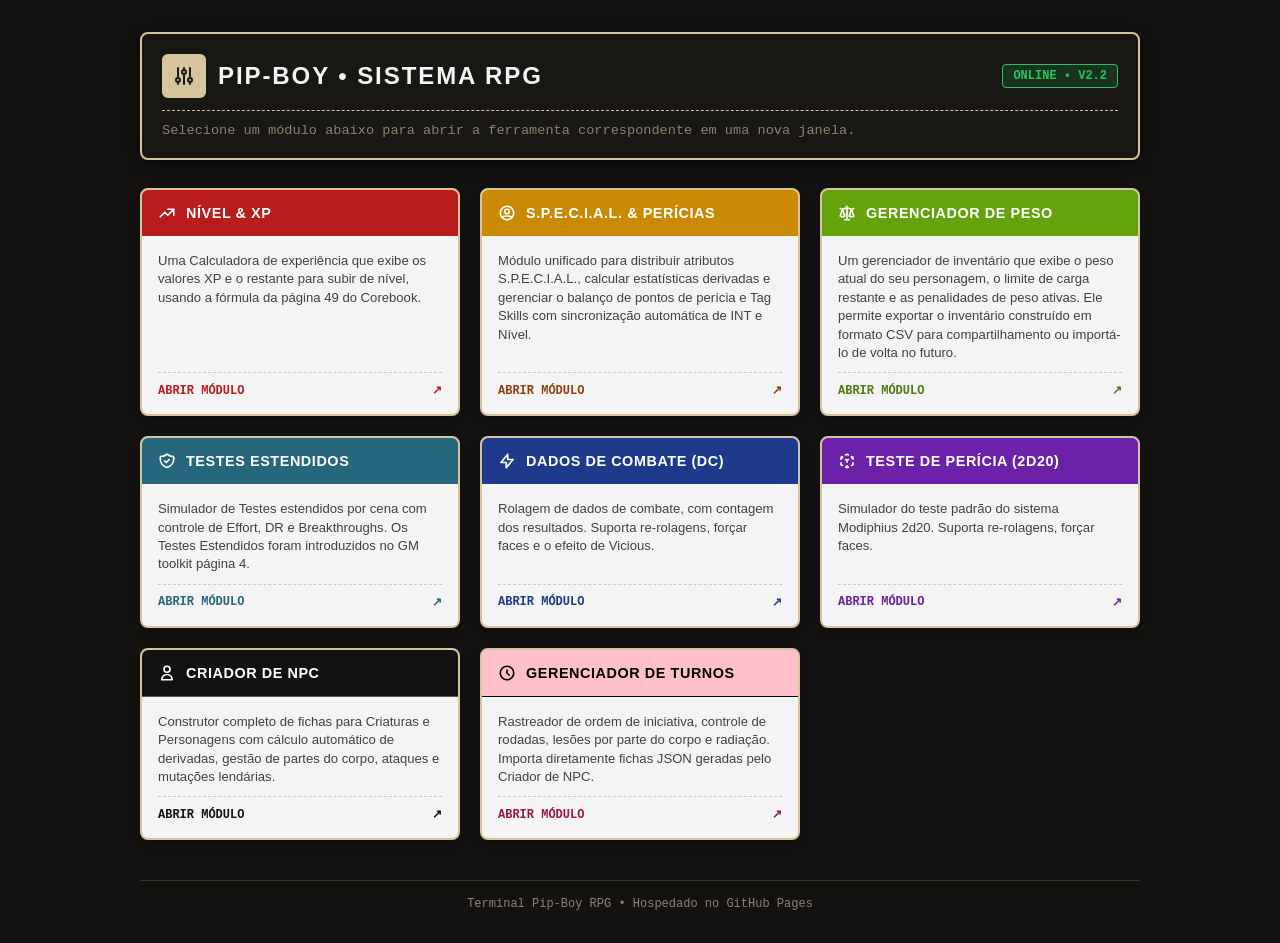
<file: index.html>
<!DOCTYPE html>
<html lang="pt-BR">
<head>
  <meta charset="UTF-8">
  <meta name="viewport" content="width=device-width, initial-scale=1.0">
  <title>Terminal Pip-Boy - Central de Utilitários</title>

  <!-- Folha de Estilos Centralizada -->
  <link rel="stylesheet" href="styles/pipboy_theme.css">

  <style>
    /* =======================================================
       1. SOBRESCRITA DE TEMA (CENTRAL / HUB ESCURO)
       ======================================================= */
    :root {
      --vault-bg: #141210;
      --vault-paper: #f4f4f5;
      --vault-header: #1a1815;
      --vault-border: #d6c49c;
      --vault-text: #221f19;
      --vault-dim: #8c826e;
      --vault-amber: #f59e0b;
      --vault-green: #22c55e;
    }

    body {
      background-color: var(--vault-bg);
      color: var(--vault-paper);
      padding: 20px;
    }

    @media (min-width: 640px) {
      body { padding: 32px; }
    }

    .app-container {
      max-width: 1000px;
    }

    /* =======================================================
       2. CABEÇALHO DO TERMINAL
       ======================================================= */
    header {
      border: 2px solid var(--vault-border);
      background-color: rgba(26, 24, 21, 0.9);
      border-radius: 8px;
      padding: 20px;
      margin-bottom: 28px;
      box-shadow: 0 4px 12px rgba(0, 0, 0, 0.5);
    }

    .header-top {
      border-bottom: 1px dashed var(--vault-border);
      padding-bottom: 12px;
      margin-bottom: 12px;
    }

    .header-icon {
      width: 44px;
      height: 44px;
      background-color: var(--vault-border);
      color: var(--vault-header);
      font-weight: 900;
    }

    .header-title {
      font-size: 1.5rem;
      letter-spacing: 0.08em;
      color: var(--vault-paper);
    }

    .status-badge {
      font-family: var(--font-mono);
      font-size: 0.75rem;
      font-weight: 700;
      padding: 4px 10px;
      border-radius: 4px;
      background: rgba(34, 197, 94, 0.15);
      border: 1px solid var(--vault-green);
      color: var(--vault-green);
      text-transform: uppercase;
    }

    .header-subtext {
      font-size: 0.85rem;
      color: var(--vault-dim);
      font-family: var(--font-mono);
    }

    /* =======================================================
       3. GRID DE FERRAMENTAS (CARDS)
       ======================================================= */
    .menu-grid {
      display: grid;
      grid-template-columns: 1fr;
      gap: 20px;
    }

    @media (min-width: 640px) {
      .menu-grid {
        grid-template-columns: repeat(2, 1fr);
      }
    }

    @media (min-width: 900px) {
      .menu-grid {
        grid-template-columns: repeat(3, 1fr);
      }
    }

    .tool-card {
      background-color: var(--vault-paper);
      color: var(--vault-text);
      border: 2px solid var(--vault-border);
      border-radius: 8px;
      text-decoration: none;
      display: flex;
      flex-direction: column;
      justify-content: space-between;
      overflow: hidden;
      box-shadow: 0 4px 6px rgba(0, 0, 0, 0.2);
      transition: transform 0.15s ease, box-shadow 0.15s ease, filter 0.15s ease;
    }

    .tool-card:hover {
      transform: translateY(-4px);
      box-shadow: 0 8px 16px rgba(0, 0, 0, 0.35);
      filter: brightness(1.02);
    }

    .tool-card-header {
      padding: 14px 16px;
      color: #ffffff;
      font-family: var(--font-display);
      text-transform: uppercase;
      font-weight: 700;
      font-size: 0.9rem;
      letter-spacing: 0.04em;
      display: flex;
      align-items: center;
      gap: 10px;
    }

    .tool-card-body {
      padding: 16px;
      display: flex;
      flex-direction: column;
      gap: 10px;
      flex-grow: 1;
      justify-content: space-between;
    }

    .tool-desc {
      font-size: 0.82rem;
      color: #44403c;
      line-height: 1.4;
    }

    .tool-action {
      display: flex;
      align-items: center;
      justify-content: space-between;
      border-top: 1px dashed rgba(34, 31, 25, 0.2);
      padding-top: 10px;
      font-family: var(--font-mono);
      font-size: 0.75rem;
      font-weight: 800;
      text-transform: uppercase;
    }

    /* Cores temáticas por módulo */
    .bg-xp { background-color: #b91c1c; }
    .bg-special-skills { background-color: #ca8a04; }
    .bg-weight { background-color: #65a30d; }
    .bg-extended { background-color: #27677d; }
    .bg-combat { background-color: #1e3a8a; }
    .bg-dice { background-color: #6b21a8; }
    .bg-npc { background-color: var(--vault-bg); border-bottom: 1px solid rgba(214, 196, 156, 0.4); }
    .bg-turns { background-color: #ffc0cb; color: #000000 !important; border-bottom: 1px solid #000000; }

    footer {
      margin-top: 40px;
      color: var(--vault-dim);
      border-top: 1px solid rgba(214, 196, 156, 0.2);
      padding-top: 16px;
    }
  </style>
</head>

<body>
  <div class="app-container">

    <!-- Header do Terminal -->
    <header>
      <div class="header-top">
        <div class="header-brand">
          <span class="header-icon">
            <svg width="24" height="24" fill="none" stroke="currentColor" viewBox="0 0 24 24">
              <path stroke-linecap="round" stroke-linejoin="round" stroke-width="2" d="M12 6V4m0 2a2 2 0 100 4m0-4a2 2 0 110 4m-6 8a2 2 0 100-4m0 4a2 2 0 110-4m0 4v2m0-6V4m6 6v10m6-2a2 2 0 100-4m0 4a2 2 0 110-4m0 4v2m0-6V4"></path>
            </svg>
          </span>
          <h1 class="header-title">Pip-Boy &bull; Sistema RPG</h1>
        </div>
        <span class="status-badge">Online &bull; v2.2</span>
      </div>
      <p class="header-subtext">
        Selecione um módulo abaixo para abrir a ferramenta correspondente em uma nova janela.
      </p>
    </header>

    <!-- Menu de Atalhos Standalone -->
    <main>
      <div class="menu-grid">

        <!-- 1. Calculadora de XP -->
        <a href="calculadoraDeXp.html" target="_blank" rel="noopener noreferrer" class="tool-card">
          <div class="tool-card-header bg-xp">
            <svg width="18" height="18" fill="none" stroke="currentColor" viewBox="0 0 24 24">
              <path stroke-linecap="round" stroke-linejoin="round" stroke-width="2.2" d="M13 7h8m0 0v8m0-8l-8 8-4-4-6 6"></path>
            </svg>
            <span>Nível &amp; XP</span>
          </div>
          <div class="tool-card-body">
            <p class="tool-desc">
              Uma Calculadora de experiência que exibe os valores XP e o restante para subir de nível, usando a fórmula da página 49 do Corebook.
            </p>
            <div class="tool-action" style="color: #b91c1c;">
              <span>Abrir Módulo</span>
              <span>&nearr;</span>
            </div>
          </div>
        </a>

        <!-- 2. S.P.E.C.I.A.L. & Perícias (Unificado) -->
        <a href="CalculadoraDePericiasESpecial.html" target="_blank" rel="noopener noreferrer" class="tool-card">
          <div class="tool-card-header bg-special-skills">
            <svg width="18" height="18" fill="none" stroke="currentColor" viewBox="0 0 24 24">
              <path stroke-linecap="round" stroke-linejoin="round" stroke-width="2.2" d="M5.121 17.804A13.937 13.937 0 0112 16c2.5 0 4.847.655 6.879 1.804M15 10a3 3 0 11-6 0 3 3 0 016 0zm6 2a9 9 0 11-18 0 9 9 0 0118 0z"></path>
            </svg>
            <span>S.P.E.C.I.A.L. &amp; Perícias</span>
          </div>
          <div class="tool-card-body">
            <p class="tool-desc">
              Módulo unificado para distribuir atributos S.P.E.C.I.A.L., calcular estatísticas derivadas e gerenciar o balanço de pontos de perícia e Tag Skills com sincronização automática de INT e Nível.
            </p>
            <div class="tool-action" style="color: #92400e;">
              <span>Abrir Módulo</span>
              <span>&nearr;</span>
            </div>
          </div>
        </a>

        <!-- 3. Gerenciador de Peso -->
        <a href="gerenciadorDePeso.html" target="_blank" rel="noopener noreferrer" class="tool-card">
          <div class="tool-card-header bg-weight">
            <svg width="18" height="18" fill="none" stroke="currentColor" viewBox="0 0 24 24">
              <path stroke-linecap="round" stroke-linejoin="round" stroke-width="2.2" d="M3 6l3 1m0 0l-3 9a5.002 5.002 0 006.001 0M6 7l3 9M6 7l6-2m6 2l3-1m-3 1l-3 9a5.002 5.002 0 006.001 0M18 7l3 9m-3-9l-6-2m0-2v2m0 16V5m0 16H9m3 0h3"></path>
            </svg>
            <span>Gerenciador de Peso</span>
          </div>
          <div class="tool-card-body">
            <p class="tool-desc">
              Um gerenciador de inventário que exibe o peso atual do seu personagem, o limite de carga restante e as penalidades de peso ativas. Ele permite exportar o inventário construído em formato CSV para compartilhamento ou importá-lo de volta no futuro.
            </p>
            <div class="tool-action" style="color: #4d7c0f;">
              <span>Abrir Módulo</span>
              <span>&nearr;</span>
            </div>
          </div>
        </a>

        <!-- 4. Testes Estendidos -->
        <a href="simuladorDeTesteExtendido.html" target="_blank" rel="noopener noreferrer" class="tool-card">
          <div class="tool-card-header bg-extended">
            <svg width="18" height="18" fill="none" stroke="currentColor" viewBox="0 0 24 24">
              <path stroke-linecap="round" stroke-linejoin="round" stroke-width="2.2" d="M9 12l2 2 4-4m5.618-4.016A11.955 11.955 0 0112 2.944a11.955 11.955 0 01-8.618 3.04A12.02 12.02 0 003 9c0 5.591 3.824 10.29 9 11.622 5.176-1.332 9-6.03 9-11.622 0-1.042-.133-2.052-.382-3.016z"></path>
            </svg>
            <span>Testes Estendidos</span>
          </div>
          <div class="tool-card-body">
            <p class="tool-desc">
              Simulador de Testes estendidos por cena com controle de Effort, DR e Breakthroughs. Os Testes Estendidos foram introduzidos no GM toolkit página 4.
            </p>
            <div class="tool-action" style="color: #27677d;">
              <span>Abrir Módulo</span>
              <span>&nearr;</span>
            </div>
          </div>
        </a>

        <!-- 5. Dados de Combate (DC) -->
        <a href="simuladorDeDadosDeCombate.html" target="_blank" rel="noopener noreferrer" class="tool-card">
          <div class="tool-card-header bg-combat">
            <svg width="18" height="18" fill="none" stroke="currentColor" viewBox="0 0 24 24">
              <path stroke-linecap="round" stroke-linejoin="round" stroke-width="2.2" d="M13 10V3L4 14h7v7l9-11h-7z"></path>
            </svg>
            <span>Dados de Combate (DC)</span>
          </div>
          <div class="tool-card-body">
            <p class="tool-desc">
              Rolagem de dados de combate, com contagem dos resultados. Suporta re-rolagens, forçar faces e o efeito de Vicious.
            </p>
            <div class="tool-action" style="color: #1e3a8a;">
              <span>Abrir Módulo</span>
              <span>&nearr;</span>
            </div>
          </div>
        </a>

        <!-- 6. Teste de Perícia (2d20) -->
        <a href="simuladorDeTesteDePerícia.html" target="_blank" rel="noopener noreferrer" class="tool-card">
          <div class="tool-card-header bg-dice">
            <svg width="18" height="18" fill="none" stroke="currentColor" viewBox="0 0 24 24">
              <path stroke-linecap="round" stroke-linejoin="round" stroke-width="2.2" d="M14 10l-2 1m0 0l-2-1m2 1v2.5M20 7l-2 1m2-1l-2-1m2 1v2.5M14 4l-2-1-2 1M4 7l2-1M4 7l2 1M4 7v2.5M12 21l-2-1m2 1l2-1m-2 1v-2.5M6 18l-2-1v-2.5M18 18l2-1v-2.5"></path>
            </svg>
            <span>Teste de Perícia (2d20)</span>
          </div>
          <div class="tool-card-body">
            <p class="tool-desc">
              Simulador do teste padrão do sistema Modiphius 2d20. Suporta re-rolagens, forçar faces.
            </p>
            <div class="tool-action" style="color: #6b21a8;">
              <span>Abrir Módulo</span>
              <span>&nearr;</span>
            </div>
          </div>
        </a>

        <!-- 7. Criador de NPC -->
        <a href="https://meninoenzo42.github.io/fallout_utility_terminal/criadorDeNPC.html" target="_blank" rel="noopener noreferrer" class="tool-card">
          <div class="tool-card-header bg-npc">
            <svg width="18" height="18" fill="none" stroke="currentColor" viewBox="0 0 24 24">
              <path stroke-linecap="round" stroke-linejoin="round" stroke-width="2.2" d="M16 7a4 4 0 11-8 0 4 4 0 018 0zM12 14a7 7 0 00-7 7h14a7 7 0 00-7-7z"></path>
            </svg>
            <span>Criador de NPC</span>
          </div>
          <div class="tool-card-body">
            <p class="tool-desc">
              Construtor completo de fichas para Criaturas e Personagens com cálculo automático de derivadas, gestão de partes do corpo, ataques e mutações lendárias.
            </p>
            <div class="tool-action" style="color: #141210;">
              <span>Abrir Módulo</span>
              <span>&nearr;</span>
            </div>
          </div>
        </a>

        <!-- 8. Gerenciador de Turnos -->
        <a href="gerenciadorDeTurnos.html" target="_blank" rel="noopener noreferrer" class="tool-card">
          <div class="tool-card-header bg-turns">
            <svg width="18" height="18" fill="none" stroke="currentColor" viewBox="0 0 24 24">
              <path stroke-linecap="round" stroke-linejoin="round" stroke-width="2.2" d="M12 8v4l3 3m6-3a9 9 0 11-18 0 9 9 0 0118 0z"></path>
            </svg>
            <span>Gerenciador de Turnos</span>
          </div>
          <div class="tool-card-body">
            <p class="tool-desc">
              Rastreador de ordem de iniciativa, controle de rodadas, lesões por parte do corpo e radiação. Importa diretamente fichas JSON geradas pelo Criador de NPC.
            </p>
            <div class="tool-action" style="color: #9d174d;">
              <span>Abrir Módulo</span>
              <span>&nearr;</span>
            </div>
          </div>
        </a>

      </div>
    </main>

    <footer>
      Terminal Pip-Boy RPG &bull; Hospedado no GitHub Pages
    </footer>
  </div>
</body>
</html>
</file>
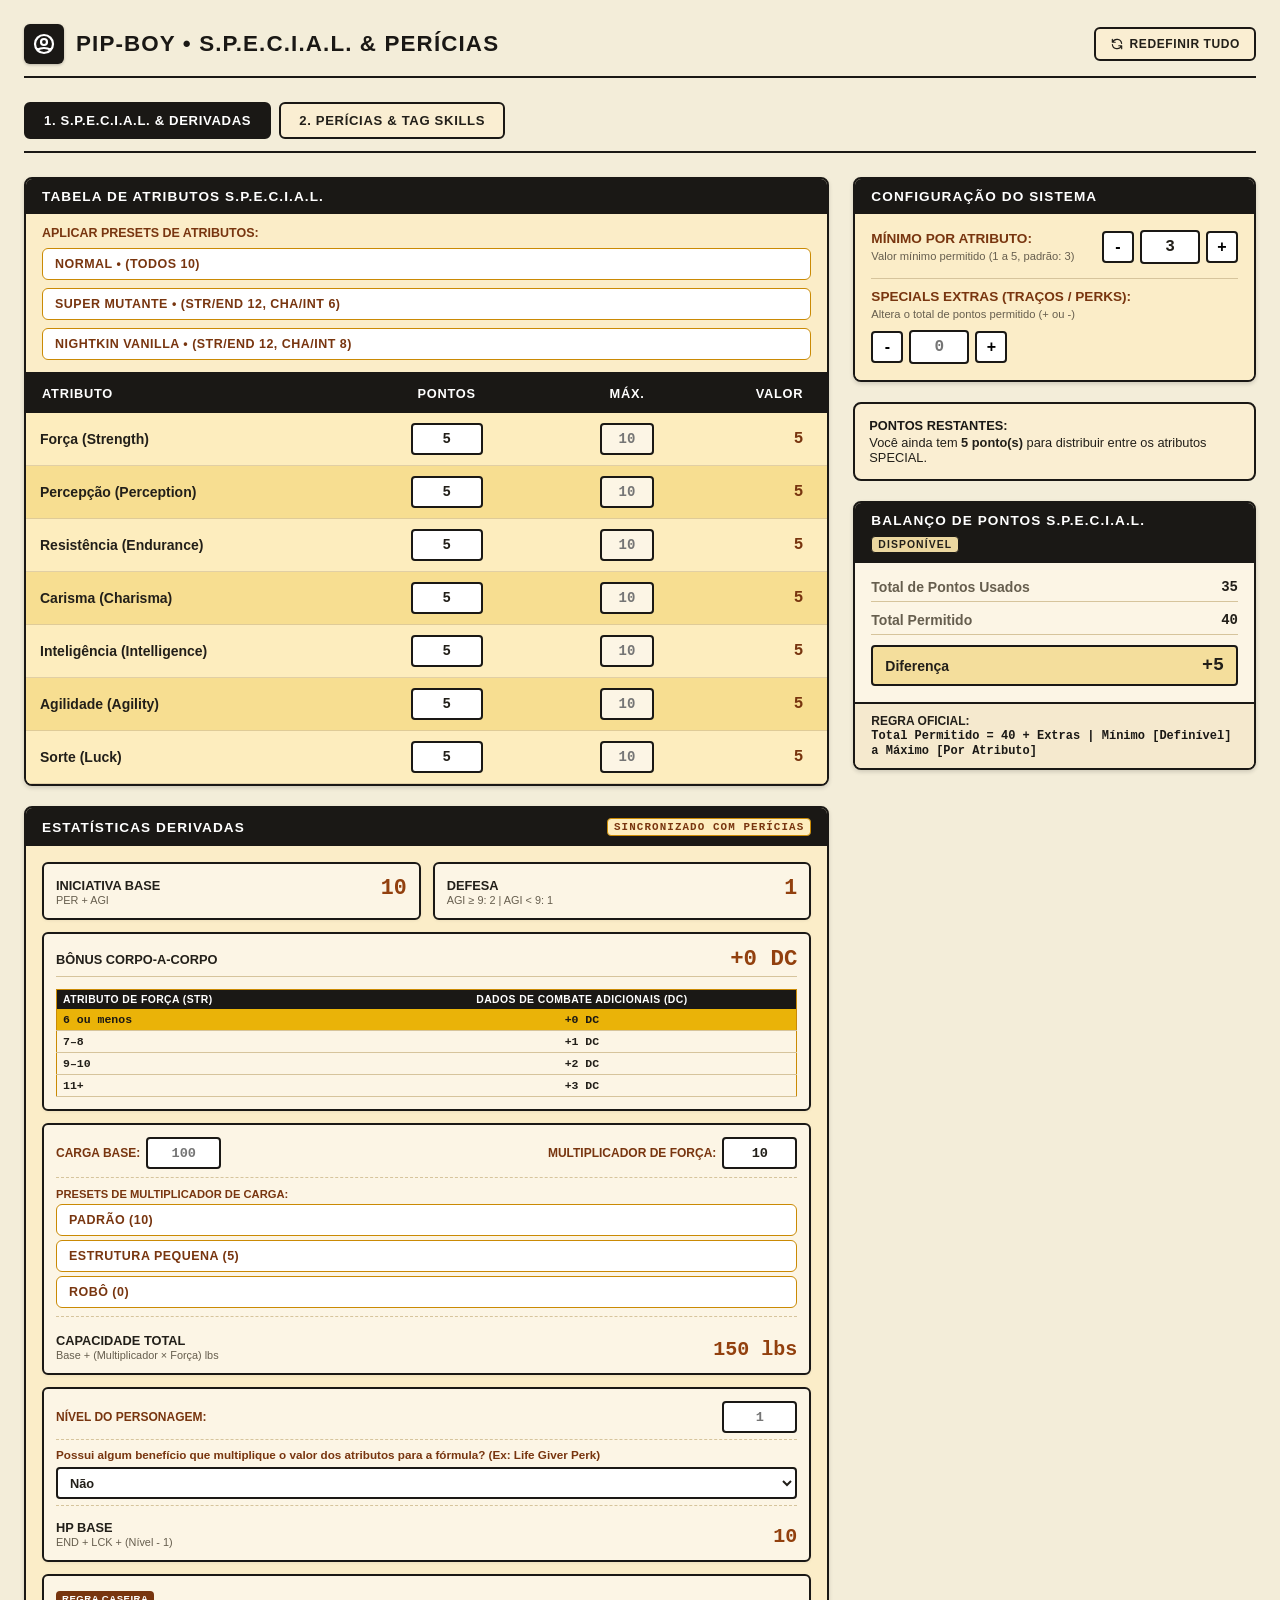
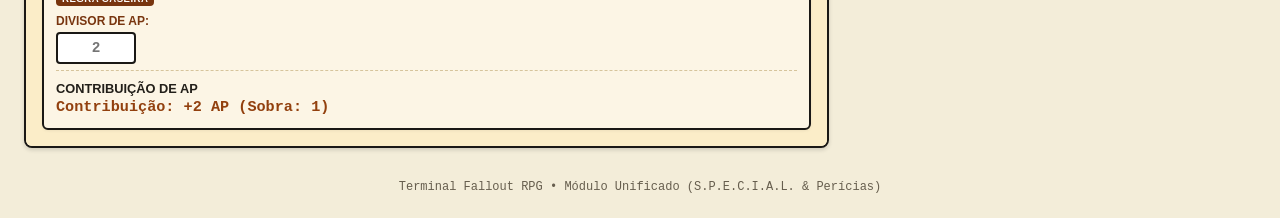
<file: CalculadoraDePericiasESpecial.html>
<!DOCTYPE html>
<html lang="pt-BR">
<head>
  <meta charset="UTF-8">
  <meta name="viewport" content="width=device-width, initial-scale=1.0">
  <title>Gestão de Personagem (S.P.E.C.I.A.L. &amp; Perícias) - Pip-Boy</title>

  <!-- Folha de Estilos Centralizada -->
  <link rel="stylesheet" href="styles/pipboy_theme.css">

  <style>
    /* =======================================================
       1. SOBRESCRITA DE TEMA: PALETA AMARELA (PERÍCIAS)
       ======================================================= */
    :root {
      --vault-bg: #f3edd9;
      --vault-paper: #faeed2;
      --vault-header: #1a1815;
      --vault-card: #faeed2;
      --vault-border: #1a1815;
      --vault-text: #221f19;
      --vault-dim: #665e4e;
      --vault-cell-bg: #fcf5e5;
      --vault-cell-alt: #f5e9ce;

      --accent-amber: #ca8a04;
      --accent-amber-dark: #78350f;
      --accent-amber-border: #d6c49c;
    }

    body {
      background-color: var(--vault-bg);
      color: var(--vault-text);
    }

    /* Barra de Navegação / Separadores */
    .module-tabs {
      display: flex;
      gap: 8px;
      flex-wrap: wrap;
      margin-bottom: 24px;
      border-bottom: 2px solid var(--vault-border);
      padding-bottom: 12px;
    }

    .tab-btn {
      padding: 9px 18px;
      font-family: var(--font-display);
      font-size: 0.82rem;
      font-weight: 800;
      text-transform: uppercase;
      letter-spacing: 0.05em;
      color: var(--vault-text);
      background-color: var(--vault-paper);
      border: 2px solid var(--vault-border);
      border-radius: 6px;
      cursor: pointer;
      transition: background-color 0.15s, transform 0.05s;
    }

    .tab-btn:hover {
      background-color: #f7de91;
    }

    .tab-btn:active {
      transform: scale(0.97);
    }

    .tab-btn.active {
      background-color: var(--vault-header);
      color: #ffffff;
    }

    /* Grids de Layout */
    .skills-grid {
      display: grid;
      grid-template-columns: 1fr;
      gap: 24px;
      align-items: start;
    }

    @media (min-width: 1024px) {
      .skills-grid {
        grid-template-columns: 2fr 1fr;
      }
    }

    .derived-grid {
      display: grid;
      grid-template-columns: 1fr;
      gap: 12px;
    }

    @media (min-width: 640px) {
      .derived-grid {
        grid-template-columns: repeat(2, 1fr);
      }
    }

    /* Tabelas */
    .skills-table {
      width: 100%;
      border-collapse: collapse;
      text-align: left;
    }

    .skills-table th {
      background-color: var(--vault-header);
      color: #ffffff;
      font-family: var(--font-display);
      text-transform: uppercase;
      font-size: 0.8rem;
      font-weight: 600;
      letter-spacing: 0.06em;
      padding: 12px 16px;
    }

    .skills-table td {
      padding: 10px 14px;
      border-bottom: 1px solid rgba(214, 196, 156, 0.7);
      font-size: 0.875rem;
    }

    .row-yellow-odd { background-color: #fdedbe; }
    .row-yellow-even { background-color: #f7de91; }
    .row-yellow-odd:hover, .row-yellow-even:hover { filter: brightness(0.97); }

    .input-skill-points {
      width: 72px;
      text-align: center;
      padding: 6px 8px;
      border: 2px solid var(--vault-border);
      border-radius: 4px;
      background: #ffffff;
      font-size: 0.875rem;
      font-family: var(--font-mono);
      font-weight: 700;
      color: var(--vault-text);
    }

    .checkbox-tag {
      width: 18px;
      height: 18px;
      cursor: pointer;
      accent-color: var(--vault-header);
    }

    .input-num-styled {
      width: 100px;
      text-align: center;
      padding: 6px 10px;
      border: 2px solid var(--vault-border);
      border-radius: 4px;
      background: #ffffff;
      font-size: 1rem;
      font-weight: 700;
      color: var(--vault-text);
    }

    /* Presets & Botões */
    .preset-selector-vertical {
      padding: 12px 16px;
      background-color: #fbedc8;
      border-bottom: 2px solid var(--vault-border);
      display: flex;
      flex-direction: column;
      gap: 8px;
    }

    .btn-preset-action, .btn-derived-action {
      padding: 8px 12px;
      font-family: var(--font-display);
      font-size: 0.78rem;
      font-weight: 700;
      text-transform: uppercase;
      letter-spacing: 0.04em;
      color: var(--accent-amber-dark);
      background-color: #ffffff;
      border: 1.5px solid var(--accent-amber);
      border-radius: 6px;
      cursor: pointer;
      text-align: left;
      transition: background-color 0.15s, transform 0.05s;
    }

    .btn-preset-action:hover, .btn-derived-action:hover {
      background-color: #fdedbe;
    }

    .btn-preset-action:active, .btn-derived-action:active {
      transform: scale(0.98);
      background-color: var(--accent-amber);
      color: #ffffff;
    }

    .btn-step {
      width: 32px;
      height: 32px;
      border: 2px solid var(--vault-border);
      border-radius: 4px;
      background: #ffffff;
      font-size: 1rem;
      font-weight: 700;
      cursor: pointer;
      display: flex;
      align-items: center;
      justify-content: center;
    }

    .btn-step:hover { background-color: #f7de91; }
    .btn-step:active { transform: scale(0.95); }

    .btn-reset {
      padding: 8px 14px;
      font-family: var(--font-display);
      font-size: 0.75rem;
      text-transform: uppercase;
      letter-spacing: 0.05em;
      font-weight: 700;
      color: var(--vault-text);
      background-color: var(--vault-paper);
      border: 2px solid var(--vault-border);
      border-radius: 6px;
      cursor: pointer;
      display: inline-flex;
      align-items: center;
      gap: 6px;
      transition: background 0.15s, transform 0.05s;
    }

    .btn-reset:hover { background-color: #ebd7a0; }
    .btn-reset:active { transform: scale(0.96); }

    /* Cards Derivados & Alertas */
    .derived-item {
      display: flex;
      flex-direction: column;
      justify-content: space-between;
      padding: 12px;
      background: #fcf5e5;
      border: 2px solid var(--vault-border);
      border-radius: 6px;
      gap: 6px;
      box-shadow: 0 1px 3px rgba(0,0,0,0.06);
    }

    .badge-homebrew {
      display: inline-block;
      font-family: var(--font-display);
      text-transform: uppercase;
      font-size: 0.6rem;
      font-weight: 800;
      letter-spacing: 0.05em;
      padding: 2px 6px;
      border-radius: 4px;
      background-color: var(--accent-amber-dark);
      color: #ffffff;
    }

    .melee-table {
      width: 100%;
      border-collapse: collapse;
      font-family: var(--font-sans);
      font-size: 0.72rem;
      border: 1px solid var(--accent-amber);
      margin-top: 6px;
      background-color: #fcf5e5;
    }

    .melee-table th {
      background-color: var(--vault-header);
      color: #ffffff;
      font-family: var(--font-display);
      text-transform: uppercase;
      padding: 4px 6px;
      font-size: 0.65rem;
      letter-spacing: 0.04em;
    }

    .melee-table td {
      padding: 4px 6px;
      border-bottom: 1px solid #d6c49c;
      font-family: var(--font-mono);
      font-weight: 700;
    }

    .melee-row-active {
      background-color: #eab308 !important;
      color: #1a1815 !important;
      font-weight: 900;
    }

    .status-alert {
      padding: 14px;
      border-radius: 8px;
      font-size: 0.8rem;
      font-weight: 500;
      border: 2px solid;
      display: flex;
      align-items: flex-start;
      gap: 12px;
    }

    .badge-pill {
      display: inline-block;
      padding: 4px 8px;
      border-radius: 4px;
      font-size: 0.75rem;
      font-weight: 700;
      border: 1px solid;
      margin: 2px;
    }

    .sync-badge {
      font-size: 0.68rem;
      font-family: var(--font-mono);
      background-color: #fdedbe;
      border: 1px solid #ca8a04;
      color: #78350f;
      padding: 2px 6px;
      border-radius: 4px;
      font-weight: 700;
    }

    footer {
      margin-top: 32px;
      color: var(--vault-dim);
    }
  </style>
</head>

<body>
  <div class="app-container">

    <!-- CABEÇALHO -->
    <header>
      <div class="header-top">
        <div class="header-brand">
          <span class="header-icon">
            <svg width="24" height="24" fill="none" stroke="currentColor" viewBox="0 0 24 24">
              <path stroke-linecap="round" stroke-linejoin="round" stroke-width="2.2" d="M5.121 17.804A13.937 13.937 0 0112 16c2.5 0 4.847.655 6.879 1.804M15 10a3 3 0 11-6 0 3 3 0 016 0zm6 2a9 9 0 11-18 0 9 9 0 0118 0z"></path>
            </svg>
          </span>
          <h1 class="header-title">Pip-Boy &bull; S.P.E.C.I.A.L. &amp; Perícias</h1>
        </div>

        <div style="display: flex; gap: 8px; flex-wrap: wrap;">
          <button id="btn-reset-all" class="btn-reset">
            <svg width="14" height="14" fill="none" stroke="currentColor" viewBox="0 0 24 24">
              <path stroke-linecap="round" stroke-linejoin="round" stroke-width="2" d="M4 4v5h.582m15.356 2A8.001 8.001 0 004.582 9m0 0H9m11 11v-5h-.581m0 0a8.003 8.003 0 01-15.357-2m15.357 2H15"></path>
            </svg>
            Redefinir Tudo
          </button>
        </div>
      </div>
    </header>

    <!-- SEPARADORES / ABAS -->
    <nav class="module-tabs" aria-label="Navegação de Módulos">
      <button type="button" class="tab-btn active" data-tab="special">1. S.P.E.C.I.A.L. &amp; Derivadas</button>
      <button type="button" class="tab-btn" data-tab="skills">2. Perícias &amp; Tag Skills</button>
    </nav>

    <main>

      <!-- =======================================================
           ABA 1: S.P.E.C.I.A.L. & ESTATÍSTICAS DERIVADAS
           ======================================================= -->
      <section id="tab-panel-special">
        <div class="skills-grid">

          <!-- Coluna Esquerda: Tabela de Atributos + Estatísticas Derivadas -->
          <div style="display: flex; flex-direction: column; gap: 20px;">
            <div class="card">
              <div class="card-header">
                <span>Tabela de Atributos S.P.E.C.I.A.L.</span>
              </div>

              <div class="preset-selector-vertical">
                <span style="font-size: 0.78rem; font-weight: 800; color: #78350f; text-transform: uppercase;">
                  Aplicar Presets de Atributos:
                </span>
                <button type="button" class="btn-preset-action" data-preset="normal">
                  Normal &bull; (Todos 10)
                </button>
                <button type="button" class="btn-preset-action" data-preset="supermutant">
                  Super Mutante &bull; (STR/END 12, CHA/INT 6)
                </button>
                <button type="button" class="btn-preset-action" data-preset="nightkin">
                  Nightkin Vanilla &bull; (STR/END 12, CHA/INT 8)
                </button>
              </div>

              <div class="custom-scrollbar" style="overflow-x: auto;">
                <table class="skills-table">
                  <thead>
                    <tr>
                      <th style="width: 40%;">Atributo</th>
                      <th style="width: 25%; text-align: center;">Pontos</th>
                      <th style="width: 20%; text-align: center;">Máx.</th>
                      <th style="width: 15%; text-align: right; padding-right: 24px;">Valor</th>
                    </tr>
                  </thead>
                  <tbody id="special-tbody"></tbody>
                </table>
              </div>
            </div>

            <!-- Estatísticas Derivadas -->
            <div class="card">
              <div class="card-header">
                <span>Estatísticas Derivadas</span>
                <span class="sync-badge">Sincronizado com Perícias</span>
              </div>

              <div style="padding: 16px; background-color: #fbedc8;">
                <div class="derived-grid">

                  <div class="derived-item">
                    <div style="display: flex; justify-content: space-between; align-items: flex-start;">
                      <div>
                        <strong style="font-size: 0.8rem; color: var(--vault-text); text-transform: uppercase;">Iniciativa Base</strong>
                        <span style="font-size: 0.68rem; color: var(--vault-dim); display: block;">PER + AGI</span>
                      </div>
                      <span id="res-derived-initiative" style="font-family: var(--font-mono); font-size: 1.35rem; font-weight: 900; color: #92400e;">0</span>
                    </div>
                  </div>

                  <div class="derived-item">
                    <div style="display: flex; justify-content: space-between; align-items: flex-start;">
                      <div>
                        <strong style="font-size: 0.8rem; color: var(--vault-text); text-transform: uppercase;">Defesa</strong>
                        <span style="font-size: 0.68rem; color: var(--vault-dim); display: block;">AGI &ge; 9: 2 | AGI &lt; 9: 1</span>
                      </div>
                      <span id="res-derived-defense" style="font-family: var(--font-mono); font-size: 1.35rem; font-weight: 900; color: #92400e;">1</span>
                    </div>
                  </div>

                  <div class="derived-item" style="grid-column: 1 / -1;">
                    <div style="display: flex; justify-content: space-between; align-items: center; border-bottom: 1px solid #d6c49c; padding-bottom: 4px;">
                      <div>
                        <strong style="font-size: 0.8rem; color: var(--vault-text); text-transform: uppercase;">Bônus Corpo-a-Corpo</strong>
                      </div>
                      <span id="res-derived-melee" style="font-family: var(--font-mono); font-size: 1.4rem; font-weight: 900; color: #92400e;">+0 DC</span>
                    </div>

                    <table class="melee-table">
                      <thead>
                        <tr>
                          <th style="text-align: left;">Atributo de Força (STR)</th>
                          <th style="text-align: center;">Dados de Combate Adicionais (DC)</th>
                        </tr>
                      </thead>
                      <tbody>
                        <tr id="melee-tier-0">
                          <td>6 ou menos</td>
                          <td style="text-align: center;">+0 DC</td>
                        </tr>
                        <tr id="melee-tier-1">
                          <td>7–8</td>
                          <td style="text-align: center;">+1 DC</td>
                        </tr>
                        <tr id="melee-tier-2">
                          <td>9–10</td>
                          <td style="text-align: center;">+2 DC</td>
                        </tr>
                        <tr id="melee-tier-3">
                          <td>11+</td>
                          <td style="text-align: center;">+3 DC</td>
                        </tr>
                      </tbody>
                    </table>
                  </div>

                  <!-- Capacidade de Carga -->
                  <div class="derived-item" style="grid-column: 1 / -1; gap: 10px;">
                    <div style="display: flex; flex-wrap: wrap; justify-content: space-between; align-items: center; gap: 10px; border-bottom: 1px dashed #d6c49c; padding-bottom: 8px;">
                      <div style="display: flex; align-items: center; gap: 6px;">
                        <span style="font-size: 0.75rem; font-weight: 700; color: #78350f; text-transform: uppercase;">Carga Base:</span>
                        <input type="number" id="input-derived-base-carry" value="" min="1" max="9999" step="1" placeholder="100" class="input-num-styled" style="width: 75px; height: 32px; font-size: 0.85rem;">
                      </div>
                      <div style="display: flex; align-items: center; gap: 6px;">
                        <span style="font-size: 0.75rem; font-weight: 700; color: #78350f; text-transform: uppercase;">Multiplicador de Força:</span>
                        <input type="number" id="input-derived-weight-mult" value="10" min="0" max="9999" step="1" class="input-num-styled" style="width: 75px; height: 32px; font-size: 0.85rem;">
                      </div>
                    </div>

                    <div style="display: flex; flex-direction: column; gap: 4px; border-bottom: 1px dashed #d6c49c; padding-bottom: 8px;">
                      <span style="font-size: 0.7rem; font-weight: 800; color: #78350f; text-transform: uppercase;">
                        Presets de Multiplicador de Carga:
                      </span>
                      <div style="display: flex; flex-direction: column; gap: 4px;">
                        <button type="button" class="btn-derived-action" data-carry-mult="10">Padrão (10)</button>
                        <button type="button" class="btn-derived-action" data-carry-mult="5">Estrutura Pequena (5)</button>
                        <button type="button" class="btn-derived-action" data-carry-mult="0">Robô (0)</button>
                      </div>
                    </div>

                    <div style="display: flex; justify-content: space-between; align-items: flex-end; padding-top: 4px;">
                      <div>
                        <strong style="font-size: 0.8rem; color: var(--vault-text); text-transform: uppercase;">Capacidade Total</strong>
                        <span style="font-size: 0.68rem; color: var(--vault-dim); display: block;">Base + (Multiplicador &times; Força) lbs</span>
                      </div>
                      <span id="res-derived-carry" style="font-family: var(--font-mono); font-size: 1.25rem; font-weight: 900; color: #92400e;">150 lbs</span>
                    </div>
                  </div>

                  <!-- Sub-tabela de HP -->
                  <div class="derived-item" style="grid-column: 1 / -1; gap: 8px;">
                    <div style="display: flex; justify-content: space-between; align-items: center; border-bottom: 1px dashed #d6c49c; padding-bottom: 6px;">
                      <span style="font-size: 0.75rem; font-weight: 700; color: #78350f; text-transform: uppercase;">Nível do Personagem:</span>
                      <input type="number" id="input-derived-hp-level" value="" min="1" max="9999" step="1" placeholder="1" class="input-num-styled" style="width: 75px; height: 32px; font-size: 0.85rem;">
                    </div>

                    <div style="display: flex; flex-direction: column; gap: 6px; border-bottom: 1px dashed #d6c49c; padding-bottom: 6px;">
                      <label for="select-hp-multiplier-mode" style="font-size: 0.73rem; font-weight: 700; color: #78350f;">
                        Possui algum benefício que multiplique o valor dos atributos para a fórmula? (Ex: Life Giver Perk)
                      </label>
                      <select id="select-hp-multiplier-mode" class="input-num-styled" style="width: 100%; text-align: left; height: 32px; font-size: 0.8rem; font-family: var(--font-sans); cursor: pointer; padding: 4px 8px;">
                        <option value="none" selected>Não</option>
                        <option value="end">Apenas END</option>
                        <option value="lck">Apenas LCK</option>
                        <option value="both">Ambos</option>
                      </select>

                      <div id="box-hp-mult-end" class="hidden" style="display: flex; justify-content: space-between; align-items: center; padding-top: 4px;">
                        <label for="input-hp-mult-end" style="font-size: 0.73rem; font-weight: 700; color: #78350f; text-transform: uppercase;">
                          Multiplicador de END:
                        </label>
                        <input type="number" id="input-hp-mult-end" value="1" min="1" max="99" step="1" class="input-num-styled" style="width: 75px; height: 30px; font-size: 0.85rem;">
                      </div>

                      <div id="box-hp-mult-lck" class="hidden" style="display: flex; justify-content: space-between; align-items: center; padding-top: 4px;">
                        <label for="input-hp-mult-lck" style="font-size: 0.73rem; font-weight: 700; color: #78350f; text-transform: uppercase;">
                          Multiplicador de LCK:
                        </label>
                        <input type="number" id="input-hp-mult-lck" value="1" min="1" max="99" step="1" class="input-num-styled" style="width: 75px; height: 30px; font-size: 0.85rem;">
                      </div>
                    </div>

                    <div style="display: flex; justify-content: space-between; align-items: flex-end; padding-top: 4px;">
                      <div>
                        <strong style="font-size: 0.8rem; color: var(--vault-text); text-transform: uppercase;">HP Base</strong>
                        <span id="label-hp-formula-display" style="font-size: 0.68rem; color: var(--vault-dim); display: block;">END + LCK + (Nível - 1)</span>
                      </div>
                      <span id="res-derived-hp" style="font-family: var(--font-mono); font-size: 1.25rem; font-weight: 900; color: #92400e;">10</span>
                    </div>
                  </div>

                  <!-- Contribuição de AP -->
                  <div class="derived-item" style="grid-column: 1 / -1; gap: 8px;">
                    <div>
                      <span class="badge-homebrew">Regra Caseira</span>
                    </div>
                    <div style="display: flex; flex-direction: column; gap: 4px; border-bottom: 1px dashed #d6c49c; padding-bottom: 6px;">
                      <span style="font-size: 0.75rem; font-weight: 700; color: #78350f; text-transform: uppercase;">
                        Divisor de AP:
                      </span>
                      <input type="number" id="input-derived-ap-divisor" value="" min="1" max="100" step="1" placeholder="2" class="input-num-styled" style="width: 80px; height: 32px; padding: 4px 8px; font-size: 0.9rem;">
                    </div>
                    <div style="padding-top: 2px;">
                      <strong style="font-size: 0.8rem; color: var(--vault-text); text-transform: uppercase; display: block;">Contribuição de AP</strong>
                      <div id="res-derived-ap-text" style="font-family: var(--font-mono); font-size: 0.95rem; font-weight: 900; color: #92400e; margin-top: 2px;">
                        Contribuição: +2 AP (Sobra: 1)
                      </div>
                    </div>
                  </div>

                </div>
              </div>
            </div>
          </div>

          <!-- Coluna Direita: Configuração do Sistema e Balanço de Pontos SPECIAL -->
          <div style="display: flex; flex-direction: column; gap: 20px;">

            <div class="card">
              <div class="card-header">
                <span>Configuração do Sistema</span>
              </div>
              <div style="padding: 16px; background-color: #fbedc8; display: flex; flex-direction: column; gap: 14px;">

                <div style="display: flex; justify-content: space-between; align-items: center; flex-wrap: wrap; gap: 8px;">
                  <div>
                    <label for="input-special-min" style="font-size: 0.85rem; font-weight: 700; color: #78350f; text-transform: uppercase; display: block;">
                      Mínimo por Atributo:
                    </label>
                    <span style="font-size: 0.7rem; color: var(--vault-dim);">Valor mínimo permitido (1 a 5, padrão: 3)</span>
                  </div>
                  <div style="display: flex; gap: 6px; align-items: center;">
                    <button id="btn-dec-special-min" type="button" class="btn-step">-</button>
                    <input type="number" id="input-special-min" value="3" min="1" max="5" step="1" placeholder="3" class="input-num-styled" style="width: 60px;">
                    <button id="btn-inc-special-min" type="button" class="btn-step">+</button>
                  </div>
                </div>

                <div style="display: flex; justify-content: space-between; align-items: center; flex-wrap: wrap; gap: 8px; border-top: 1px solid #d6c49c; padding-top: 10px;">
                  <div>
                    <label for="input-special-extra" style="font-size: 0.85rem; font-weight: 700; color: #78350f; text-transform: uppercase; display: block;">
                      SPECIALs Extras (Traços / Perks):
                    </label>
                    <span style="font-size: 0.7rem; color: var(--vault-dim);">Altera o total de pontos permitido (+ ou -)</span>
                  </div>
                  <div style="display: flex; gap: 6px; align-items: center;">
                    <button id="btn-dec-special-extra" type="button" class="btn-step">-</button>
                    <input type="number" id="input-special-extra" value="" step="1" placeholder="0" class="input-num-styled" style="width: 60px;">
                    <button id="btn-inc-special-extra" type="button" class="btn-step">+</button>
                  </div>
                </div>

              </div>
            </div>

            <div id="status-message-special" class="status-alert"></div>

            <div class="card">
              <div class="card-header">
                <span>Balanço de Pontos S.P.E.C.I.A.L.</span>
                <span id="status-pill-special" style="font-size: 0.65rem; padding: 2px 6px; border-radius: 4px; border: 1px solid;">Calculando...</span>
              </div>
              <div style="padding: 16px; background-color: #fcf5e5; display: flex; flex-direction: column; gap: 10px; font-family: var(--font-mono); font-size: 0.875rem;">
                <div style="display: flex; justify-content: space-between; border-bottom: 1px solid #d6c49c; padding-bottom: 6px;">
                  <span style="font-family: var(--font-sans); color: var(--vault-dim); font-weight: 600;">Total de Pontos Usados</span>
                  <span id="res-special-usados" style="font-weight: 700;">0</span>
                </div>
                <div style="display: flex; justify-content: space-between; border-bottom: 1px solid #d6c49c; padding-bottom: 6px;">
                  <span style="font-family: var(--font-sans); color: var(--vault-dim); font-weight: 600;">Total Permitido</span>
                  <span id="res-special-permitido" style="font-weight: 700;">40</span>
                </div>
                <div id="box-diferenca-special" style="display: flex; justify-content: space-between; align-items: center; padding: 8px 12px; border: 2px solid; border-radius: 4px;">
                  <span style="font-family: var(--font-sans); font-weight: 700;">Diferença</span>
                  <span id="res-special-diferenca" style="font-size: 1.15rem; font-weight: 900;">0</span>
                </div>
              </div>
              <div style="padding: 10px 16px; background-color: #f5e9ce; border-top: 2px solid var(--vault-border); font-size: 0.75rem; color: var(--vault-dim);">
                <strong style="display: block; color: var(--vault-text); font-family: var(--font-display); text-transform: uppercase;">Regra Oficial:</strong>
                <span style="font-family: var(--font-mono); color: var(--vault-header); font-weight: 600;">Total Permitido = 40 + Extras | Mínimo [Definível] a Máximo [Por Atributo]</span>
              </div>
            </div>

          </div>
        </div>
      </section>

      <!-- =======================================================
           ABA 2: PERÍCIAS & TAG SKILLS
           ======================================================= -->
      <section id="tab-panel-skills" class="hidden">
        <div class="skills-grid">

          <!-- Tabela de Perícias -->
          <div class="card">
            <div class="card-header">
              <span>Tabela de Perícias</span>
              <button id="btn-reset-skills" type="button" class="btn-reset" style="padding: 4px 10px; font-size: 0.7rem;">
                Zerar Perícias
              </button>
            </div>
            <div class="custom-scrollbar" style="overflow-x: auto;">
              <table class="skills-table">
                <thead>
                  <tr>
                    <th style="width: 40%;">Perícias</th>
                    <th style="width: 25%; text-align: center;">Quantidade Bruta (Sem tag)</th>
                    <th style="width: 15%; text-align: center;">Tag?</th>
                    <th style="width: 20%; text-align: right; padding-right: 24px;">Quantidade Líquida</th>
                  </tr>
                </thead>
                <tbody id="skills-tbody"></tbody>
              </table>
            </div>
          </div>

          <!-- Painel Lateral: Parâmetros, Balanço e Avisos -->
          <div style="display: flex; flex-direction: column; gap: 20px;">

            <!-- Parâmetros do Personagem -->
            <div class="card">
              <div class="card-header">
                <span>Parâmetros do Personagem</span>
                <span class="sync-badge">Auto-Sincronizado</span>
              </div>
              <div style="padding: 16px; background-color: #fbedc8; display: flex; flex-direction: column; gap: 12px;">
                <div style="display: flex; justify-content: space-between; align-items: center;">
                  <label for="input-inteligencia" style="font-size: 0.875rem; font-weight: 700;">Inteligência (INT)</label>
                  <input type="number" id="input-inteligencia" value="5" min="0" step="1" placeholder="5" class="input-num-styled" style="width: 80px;">
                </div>
                <div style="display: flex; justify-content: space-between; align-items: center;">
                  <label for="input-nivel-skills" style="font-size: 0.875rem; font-weight: 700;">Nível</label>
                  <input type="number" id="input-nivel-skills" value="1" min="1" step="1" placeholder="1" class="input-num-styled" style="width: 80px;">
                </div>
              </div>
            </div>

            <!-- Mensagem de Status -->
            <div id="status-message" class="status-alert"></div>

            <!-- Balanço de Pontos -->
            <div class="card">
              <div class="card-header">
                <span>Balanço de Pontos</span>
                <span id="status-pill" style="font-size: 0.65rem; padding: 2px 6px; border-radius: 4px; border: 1px solid;">Calculando...</span>
              </div>
              <div style="padding: 16px; background-color: #fcf5e5; display: flex; flex-direction: column; gap: 10px; font-family: var(--font-mono); font-size: 0.875rem;">
                <div style="display: flex; justify-content: space-between; border-bottom: 1px solid #d6c49c; padding-bottom: 6px;">
                  <span style="font-family: var(--font-sans); color: var(--vault-dim); font-weight: 600;">Total de Pontos usados</span>
                  <span id="res-usados" style="font-weight: 700;">0</span>
                </div>
                <div style="display: flex; justify-content: space-between; border-bottom: 1px solid #d6c49c; padding-bottom: 6px;">
                  <span style="font-family: var(--font-sans); color: var(--vault-dim); font-weight: 600;">Total Permitido de Pontos</span>
                  <span id="res-permitido" style="font-weight: 700;">0</span>
                </div>
                <div id="box-diferenca" style="display: flex; justify-content: space-between; align-items: center; padding: 8px 12px; border: 2px solid; border-radius: 4px;">
                  <span style="font-family: var(--font-sans); font-weight: 700;">Diferença</span>
                  <span id="res-diferenca" style="font-size: 1.15rem; font-weight: 900;">0</span>
                </div>
                <div style="display: flex; justify-content: space-between; border-bottom: 1px solid #d6c49c; padding-top: 4px; padding-bottom: 6px;">
                  <span style="font-family: var(--font-sans); color: var(--vault-dim); font-weight: 600;">Valor Líquido (com Tags)</span>
                  <span id="res-bruto-tags" style="font-weight: 700; color: #78350f;">0</span>
                </div>
                <div style="border-top: 1px solid #d6c49c; padding-top: 8px;">
                  <div style="display: flex; justify-content: space-between;">
                    <span style="font-family: var(--font-sans); color: var(--vault-dim); font-weight: 600;">Total de Tag Skills</span>
                    <span id="res-tags-count" style="font-weight: 700;">0</span>
                  </div>
                  <div id="res-tags-names" style="margin-top: 8px; font-family: var(--font-sans); font-size: 0.75rem; padding: 8px; border-radius: 4px; border: 1px solid;"></div>
                </div>
              </div>
              <div style="padding: 10px 16px; background-color: #f5e9ce; border-top: 2px solid var(--vault-border); font-size: 0.75rem; color: var(--vault-dim);">
                <strong style="display: block; color: var(--vault-text); font-family: var(--font-display); text-transform: uppercase;">Fórmula Oficial:</strong>
                <span style="font-family: var(--font-mono); color: var(--vault-header); font-weight: 600;">Total = INT + 9 + (NÍVEL - 1)</span>
                <span style="display: block; margin-top: 4px; font-size: 0.7rem; color: var(--vault-dim);">
                  Valor Bruto (Estatística): INT + 9 + (NÍVEL - 1) + (TAGs &times; 2)
                </span>
              </div>
            </div>

            <!-- Relatório Final de Perícias -->
            <div class="card">
              <div class="card-header">
                <span>Relatório final</span>
                <span style="font-size: 0.7rem; color: #fde68a;">Por Valor Final</span>
              </div>
              <div style="padding: 16px; background-color: #fcf5e5; display: flex; flex-direction: column; gap: 14px;">
                <div>
                  <div style="display: flex; justify-content: space-between; font-size: 0.75rem; font-weight: 700; margin-bottom: 6px;">
                    <span style="color: #7f1d1d;">▲ Mais de 6 pontos (Final &gt; 6)</span>
                    <span id="badge-count-gt6" style="font-family: var(--font-mono); color: #991b1b;">0</span>
                  </div>
                  <div id="list-skills-gt6" style="display: flex; flex-wrap: wrap; gap: 6px; padding: 8px; background: #f4ebd1; border: 1px solid #d6c49c; border-radius: 4px; font-size: 0.75rem; min-height: 36px;"></div>
                </div>
                <div style="border-top: 1px solid #d6c49c; padding-top: 10px;">
                  <div style="display: flex; justify-content: space-between; font-size: 0.75rem; font-weight: 700; margin-bottom: 6px;">
                    <span style="color: #78350f;">★ Exatamente 6 pontos (Final = 6)</span>
                    <span id="badge-count-eq6" style="font-family: var(--font-mono); color: #92400e;">0</span>
                  </div>
                  <div id="list-skills-eq6" style="display: flex; flex-wrap: wrap; gap: 6px; padding: 8px; background: #f4ebd1; border: 1px solid #d6c49c; border-radius: 4px; font-size: 0.75rem; min-height: 36px;"></div>
                </div>
                <div style="border-top: 1px solid #d6c49c; padding-top: 10px;">
                  <div style="display: flex; justify-content: space-between; font-size: 0.75rem; font-weight: 700; margin-bottom: 6px;">
                    <span style="color: #292524;">◆ Entre 4 e 5 pontos (Final 4 ou 5)</span>
                    <span id="badge-count-4-5" style="font-family: var(--font-mono); color: #44403c;">0</span>
                  </div>
                  <div id="list-skills-4-5" style="display: flex; flex-wrap: wrap; gap: 6px; padding: 8px; background: #f4ebd1; border: 1px solid #d6c49c; border-radius: 4px; font-size: 0.75rem; min-height: 36px;"></div>
                </div>
                <div style="border-top: 1px solid #d6c49c; padding-top: 10px;">
                  <div style="display: flex; justify-content: space-between; font-size: 0.75rem; font-weight: 700; margin-bottom: 6px;">
                    <span style="color: #166534;">● Entre 1 e 3 pontos (Final 1 a 3)</span>
                    <span id="badge-count-1-3" style="font-family: var(--font-mono); color: #14532d;">0</span>
                  </div>
                  <div id="list-skills-1-3" style="display: flex; flex-wrap: wrap; gap: 6px; padding: 8px; background: #f4ebd1; border: 1px solid #d6c49c; border-radius: 4px; font-size: 0.75rem; min-height: 36px;"></div>
                </div>
                <div style="border-top: 1px solid #d6c49c; padding-top: 10px;">
                  <div style="display: flex; justify-content: space-between; font-size: 0.75rem; font-weight: 700; margin-bottom: 6px;">
                    <span style="color: #6b7280;">○ Zero pontos (Final = 0)</span>
                    <span id="badge-count-0" style="font-family: var(--font-mono); color: #4b5563;">0</span>
                  </div>
                  <div id="list-skills-0" style="display: flex; flex-wrap: wrap; gap: 6px; padding: 8px; background: #f4ebd1; border: 1px solid #d6c49c; border-radius: 4px; font-size: 0.75rem; min-height: 36px;"></div>
                </div>
              </div>
            </div>

          </div>
        </div>
      </section>

    </main>

    <footer>
      Terminal Fallout RPG &bull; Módulo Unificado (S.P.E.C.I.A.L. &amp; Perícias)
    </footer>
  </div>

  <!-- Biblioteca Modular de Estatísticas Derivadas -->
  <script src="lib_scripts/estastisticasDerivadas.js"></script>

  <script>
    /* =======================================================
       UTILITÁRIOS DE ENTRADA & PARSE
       ======================================================= */
    function parseSafeInt(value, fallbackDefault = 0) {
      if (value === null || value === undefined || value === "") return fallbackDefault;
      const strVal = String(value).split(".")[0].split(",")[0].trim();
      const num = parseInt(strVal, 10);
      return isNaN(num) ? fallbackDefault : Math.floor(num);
    }

    function parseSafeSignedInt(value, fallback = 0) {
      if (value === null || value === undefined || value === "") return fallback;
      const num = parseInt(value, 10);
      return isNaN(num) ? fallback : num;
    }

    function enforceStrictIntegerInput(inputElement, minVal = 0) {
      inputElement.addEventListener("keydown", (e) => {
        if (e.key === "-" || e.key === "." || e.key === "," || e.key === "e" || e.key === "E" || e.key === "+") {
          e.preventDefault();
        }
      });

      inputElement.addEventListener("paste", (e) => {
        e.preventDefault();
        const text = (e.clipboardData || window.clipboardData).getData("text");
        const clean = text.replace(/[^0-9]/g, "");
        const parsed = parseSafeInt(clean, minVal);
        inputElement.value = parsed === 0 ? "" : parsed;
        inputElement.dispatchEvent(new Event("input"));
      });
    }

    function enforceStrictBoundedInput(inputElement, minVal, maxVal, fallbackDefault, onChangeCallback) {
      enforceStrictIntegerInput(inputElement, minVal);

      inputElement.addEventListener("input", (e) => {
        const raw = e.target.value;
        if (raw === "") {
          if (onChangeCallback) onChangeCallback(fallbackDefault);
          return;
        }
        let val = parseInt(raw, 10);
        if (isNaN(val)) val = fallbackDefault;
        if (val > maxVal) {
          val = maxVal;
          inputElement.value = val;
        }
        if (onChangeCallback) onChangeCallback(val);
      });

      inputElement.addEventListener("blur", (e) => {
        const raw = e.target.value;
        if (raw === "") {
          if (onChangeCallback) onChangeCallback(fallbackDefault);
          return;
        }
        let val = parseInt(raw, 10);
        if (isNaN(val)) val = fallbackDefault;
        if (val < minVal) val = minVal;
        if (val > maxVal) val = maxVal;
        inputElement.value = val;
        if (onChangeCallback) onChangeCallback(val);
      });
    }

    /* =======================================================
       NAVEGAÇÃO POR ABAS
       ======================================================= */
    const tabButtons = document.querySelectorAll(".tab-btn");
    const panelSpecial = document.getElementById("tab-panel-special");
    const panelSkills = document.getElementById("tab-panel-skills");

    tabButtons.forEach(btn => {
      btn.addEventListener("click", () => {
        tabButtons.forEach(b => b.classList.remove("active"));
        btn.classList.add("active");

        const target = btn.getAttribute("data-tab");
        if (target === "special") {
          panelSpecial.classList.remove("hidden");
          panelSkills.classList.add("hidden");
        } else {
          panelSkills.classList.remove("hidden");
          panelSpecial.classList.add("hidden");
        }
      });
    });

    /* =======================================================
       ESTADO E LÓGICA DO S.P.E.C.I.A.L.
       ======================================================= */
    const SPECIAL_ATTRIBUTES = [
      { key: "S", name: "Força (Strength)", points: 5, max: 10 },
      { key: "P", name: "Percepção (Perception)", points: 5, max: 10 },
      { key: "E", name: "Resistência (Endurance)", points: 5, max: 10 },
      { key: "C", name: "Carisma (Charisma)", points: 5, max: 10 },
      { key: "I", name: "Inteligência (Intelligence)", points: 5, max: 10 },
      { key: "A", name: "Agilidade (Agility)", points: 5, max: 10 },
      { key: "L", name: "Sorte (Luck)", points: 5, max: 10 }
    ];

    const stateSpecial = {
      minVal: 3,
      extraPoints: 0,
      derived: {
        baseCarry: 100,
        weightMult: 10,
        hpLevel: 1,
        hpMultMode: "none",
        hpMultEnd: 1,
        hpMultLck: 1,
        apDivisor: 2
      },
      attributes: SPECIAL_ATTRIBUTES.map(attr => ({ ...attr }))
    };

    const SPECIAL_PRESETS = {
      normal: { S: 10, P: 10, E: 10, C: 10, I: 10, A: 10, L: 10 },
      supermutant: { S: 12, P: 10, E: 12, C: 6, I: 6, A: 10, L: 10 },
      nightkin: { S: 12, P: 10, E: 12, C: 8, I: 8, A: 10, L: 10 }
    };

    const specialTbody = document.getElementById("special-tbody");
    const presetActionButtons = document.querySelectorAll(".btn-preset-action");
    const inputSpecialMin = document.getElementById("input-special-min");
    const btnDecSpecialMin = document.getElementById("btn-dec-special-min");
    const btnIncSpecialMin = document.getElementById("btn-inc-special-min");
    const inputSpecialExtra = document.getElementById("input-special-extra");
    const btnDecSpecialExtra = document.getElementById("btn-dec-special-extra");
    const btnIncSpecialExtra = document.getElementById("btn-inc-special-extra");
    const statusMessageSpecial = document.getElementById("status-message-special");
    const statusPillSpecial = document.getElementById("status-pill-special");
    const resSpecialUsados = document.getElementById("res-special-usados");
    const resSpecialPermitido = document.getElementById("res-special-permitido");
    const boxDiferencaSpecial = document.getElementById("box-diferenca-special");
    const resSpecialDiferenca = document.getElementById("res-special-diferenca");

    // Estatísticas Derivadas DOM
    const resDerivedInitiative = document.getElementById("res-derived-initiative");
    const resDerivedDefense = document.getElementById("res-derived-defense");
    const resDerivedMelee = document.getElementById("res-derived-melee");
    const inputDerivedBaseCarry = document.getElementById("input-derived-base-carry");
    const inputDerivedWeightMult = document.getElementById("input-derived-weight-mult");
    const resDerivedCarry = document.getElementById("res-derived-carry");
    const inputDerivedHpLevel = document.getElementById("input-derived-hp-level");
    const selectHpMultiplierMode = document.getElementById("select-hp-multiplier-mode");
    const boxHpMultEnd = document.getElementById("box-hp-mult-end");
    const inputHpMultEnd = document.getElementById("input-hp-mult-end");
    const boxHpMultLck = document.getElementById("box-hp-mult-lck");
    const inputHpMultLck = document.getElementById("input-hp-mult-lck");
    const labelHpFormulaDisplay = document.getElementById("label-hp-formula-display");
    const resDerivedHp = document.getElementById("res-derived-hp");
    const inputDerivedApDivisor = document.getElementById("input-derived-ap-divisor");
    const resDerivedApText = document.getElementById("res-derived-ap-text");

    /* =======================================================
       ESTADO E LÓGICA DE PERÍCIAS
       ======================================================= */
    const SKILLS_LIST = [
      "Athletics", "Barter", "Big Guns", "Energy Weapons", "Explosives",
      "Lockpick", "Medicine", "Melee Weapons", "Pilot", "Repair",
      "Science", "Small Guns", "Sneak", "Speech", "Survival", "Throwing", "Unarmed"
    ];

    const stateSkills = {
      inteligencia: 5,
      nivel: 1,
      skills: SKILLS_LIST.map(name => ({
        name: name,
        points: 0,
        isTag: false
      }))
    };

    const tbodySkills = document.getElementById("skills-tbody");
    const inputInt = document.getElementById("input-inteligencia");
    const inputNivelSkills = document.getElementById("input-nivel-skills");
    const resUsados = document.getElementById("res-usados");
    const resPermitido = document.getElementById("res-permitido");
    const resDiferenca = document.getElementById("res-diferenca");
    const resBrutoTags = document.getElementById("res-bruto-tags");
    const resTagsCount = document.getElementById("res-tags-count");
    const resTagsNames = document.getElementById("res-tags-names");
    const boxDiferenca = document.getElementById("box-diferenca");
    const statusPill = document.getElementById("status-pill");
    const statusMessage = document.getElementById("status-message");
    const btnResetSkills = document.getElementById("btn-reset-skills");
    const btnResetAll = document.getElementById("btn-reset-all");

    // Categorias de Alerta de Perícias
    const listSkillsGt6 = document.getElementById("list-skills-gt6");
    const badgeCountGt6 = document.getElementById("badge-count-gt6");
    const listSkillsEq6 = document.getElementById("list-skills-eq6");
    const badgeCountEq6 = document.getElementById("badge-count-eq6");
    const listSkills45 = document.getElementById("list-skills-4-5");
    const badgeCount45 = document.getElementById("badge-count-4-5");
    const listSkills13 = document.getElementById("list-skills-1-3");
    const badgeCount13 = document.getElementById("badge-count-1-3");
    const listSkills0 = document.getElementById("list-skills-0");
    const badgeCount0 = document.getElementById("badge-count-0");

    /* =======================================================
       FUNÇÕES DE SINCRONIZAÇÃO BIDIRECIONAL (INT & NÍVEL)
       ======================================================= */
    function syncIntFromSpecialToSkills(newIntVal) {
      stateSkills.inteligencia = newIntVal;
      inputInt.value = newIntVal === 5 ? "" : newIntVal;
      updateSkillsCalculations();
    }

    function syncIntFromSkillsToSpecial(newIntVal) {
      const intAttrIdx = stateSpecial.attributes.findIndex(a => a.key === "I");
      if (intAttrIdx !== -1) {
        stateSpecial.attributes[intAttrIdx].points = newIntVal;
        const inputEl = document.getElementById(`input-special-points-${intAttrIdx}`);
        if (inputEl) {
          inputEl.value = newIntVal === stateSpecial.minVal ? "" : newIntVal;
        }
        updateSpecialCalculations(false);
      }
    }

    function syncLevelFromSpecialToSkills(newLvlVal) {
      stateSkills.nivel = newLvlVal;
      inputNivelSkills.value = newLvlVal === 1 ? "" : newLvlVal;
      updateSkillsCalculations();
    }

    function syncLevelFromSkillsToSpecial(newLvlVal) {
      stateSpecial.derived.hpLevel = newLvlVal;
      inputDerivedHpLevel.value = newLvlVal === 1 ? "" : newLvlVal;
      updateSpecialCalculations(false);
    }

    /* =======================================================
       RENDERIZAÇÃO & CÁLCULOS: SPECIAL
       ======================================================= */
    function renderSpecialTable() {
      specialTbody.innerHTML = "";
      stateSpecial.attributes.forEach((attr, index) => {
        const tr = document.createElement("tr");
        tr.className = index % 2 === 0 ? 'row-yellow-odd' : 'row-yellow-even';

        const tdName = document.createElement("td");
        tdName.style.fontWeight = "700";
        tdName.textContent = attr.name;

        const tdInput = document.createElement("td");
        tdInput.style.textAlign = "center";
        const inputVal = document.createElement("input");
        inputVal.type = "number";
        inputVal.min = stateSpecial.minVal;
        inputVal.max = attr.max;
        inputVal.step = "1";
        inputVal.value = attr.points === stateSpecial.minVal ? "" : attr.points;
        inputVal.placeholder = stateSpecial.minVal;
        inputVal.className = "input-skill-points";
        inputVal.id = `input-special-points-${index}`;
        enforceStrictIntegerInput(inputVal, 0);

        function handlePointsChange(forceStrictClamp = false) {
          const raw = inputVal.value;
          if (raw === "") {
            stateSpecial.attributes[index].points = stateSpecial.minVal;
            updateSpecialCalculations(true);
            return;
          }
          let val = parseInt(raw, 10);
          if (isNaN(val)) val = stateSpecial.minVal;

          if (forceStrictClamp && val < stateSpecial.minVal) {
            val = stateSpecial.minVal;
          }
          if (val > stateSpecial.attributes[index].max) {
            val = stateSpecial.attributes[index].max;
          }

          inputVal.value = val === stateSpecial.minVal ? "" : val;
          stateSpecial.attributes[index].points = val;
          updateSpecialCalculations(true);
        }

        inputVal.addEventListener("input", () => handlePointsChange(false));
        inputVal.addEventListener("blur", () => handlePointsChange(true));
        tdInput.appendChild(inputVal);

        const tdMax = document.createElement("td");
        tdMax.style.textAlign = "center";
        const inputMax = document.createElement("input");
        inputMax.type = "number";
        inputMax.min = "1";
        inputMax.step = "1";
        inputMax.value = attr.max === 10 ? "" : attr.max;
        inputMax.placeholder = "10";
        inputMax.className = "input-skill-points";
        inputMax.style.width = "54px";
        inputMax.style.backgroundColor = "#fcf5e5";
        inputMax.id = `input-special-max-${index}`;
        enforceStrictIntegerInput(inputMax, 1);

        function handleMaxChange() {
          const raw = inputMax.value;
          let maxVal = raw === "" ? 10 : parseSafeInt(raw, 1);
          stateSpecial.attributes[index].max = maxVal;
          inputVal.max = maxVal;

          if (stateSpecial.attributes[index].points > maxVal) {
            stateSpecial.attributes[index].points = maxVal;
            inputVal.value = maxVal === stateSpecial.minVal ? "" : maxVal;
          }
          updateSpecialCalculations(true);
        }

        inputMax.addEventListener("input", handleMaxChange);
        inputMax.addEventListener("blur", handleMaxChange);
        tdMax.appendChild(inputMax);

        const tdFinal = document.createElement("td");
        tdFinal.style.textAlign = "right";
        tdFinal.style.paddingRight = "24px";
        tdFinal.style.fontFamily = "var(--font-mono)";
        tdFinal.style.fontWeight = "900";
        tdFinal.style.fontSize = "1rem";
        tdFinal.style.color = "#78350f";
        tdFinal.id = `special-final-${index}`;
        tdFinal.textContent = attr.points;

        tr.appendChild(tdName);
        tr.appendChild(tdInput);
        tr.appendChild(tdMax);
        tr.appendChild(tdFinal);

        specialTbody.appendChild(tr);
      });
    }

    function updateSpecialCalculations(propagateToSkills = true) {
      let totalUsados = 0;
      let hasBelowMin = false;
      let hasAboveMax = false;
      const minLimit = stateSpecial.minVal;

      let strPoints = 5, perPoints = 5, endPoints = 5, chaPoints = 5, intPoints = 5, agiPoints = 5, lckPoints = 5;

      stateSpecial.attributes.forEach((attr, idx) => {
        const cell = document.getElementById(`special-final-${idx}`);
        if (cell) cell.textContent = attr.points;
        totalUsados += attr.points;

        if (attr.key === "S") strPoints = attr.points;
        else if (attr.key === "P") perPoints = attr.points;
        else if (attr.key === "E") endPoints = attr.points;
        else if (attr.key === "C") chaPoints = attr.points;
        else if (attr.key === "I") intPoints = attr.points;
        else if (attr.key === "A") agiPoints = attr.points;
        else if (attr.key === "L") lckPoints = attr.points;

        if (attr.points < minLimit) hasBelowMin = true;
        if (attr.points > attr.max) hasAboveMax = true;
      });

      const curBaseCarry = inputDerivedBaseCarry.value === "" ? 100 : parseSafeInt(inputDerivedBaseCarry.value, 100);
      const curWeightMult = inputDerivedWeightMult.value === "" ? 10 : parseSafeInt(inputDerivedWeightMult.value, 10);
      const curHpLevel = inputDerivedHpLevel.value === "" ? 1 : parseSafeInt(inputDerivedHpLevel.value, 1);
      const curHpMode = selectHpMultiplierMode.value;
      const curMultEnd = parseSafeInt(inputHpMultEnd.value, 1);
      const curMultLck = parseSafeInt(inputHpMultLck.value, 1);
      const curApDivisor = inputDerivedApDivisor.value === "" ? 2 : parseSafeInt(inputDerivedApDivisor.value, 2);

      // Cálculo via biblioteca ou fallback local seguro
      let derivedCalc;
      if (window.SpecialDerived && typeof window.SpecialDerived.calcularTodasDerivadas === "function") {
        derivedCalc = window.SpecialDerived.calcularTodasDerivadas({
          strength: strPoints,
          perception: perPoints,
          endurance: endPoints,
          charisma: chaPoints,
          intelligence: intPoints,
          agility: agiPoints,
          luck: lckPoints,
          options: {
            baseCarry: curBaseCarry,
            weightMult: curWeightMult,
            hpLevel: curHpLevel,
            hpMultMode: curHpMode,
            hpMultEnd: curMultEnd,
            hpMultLck: curMultLck,
            apDivisor: curApDivisor
          }
        });
      } else {
        const bonusMelee = strPoints >= 11 ? 3 : (strPoints >= 9 ? 2 : (strPoints >= 7 ? 1 : 0));
        const activeTierId = `melee-tier-${bonusMelee}`;
        const effEnd = (curHpMode === "end" || curHpMode === "both") ? curMultEnd : 1;
        const effLck = (curHpMode === "lck" || curHpMode === "both") ? curMultLck : 1;
        derivedCalc = {
          iniciativa: perPoints + agiPoints,
          defesa: agiPoints >= 9 ? 2 : 1,
          bonusMelee: { label: `+${bonusMelee} DC`, activeTierId },
          capacidadeCargaLbs: curBaseCarry + (curWeightMult * strPoints),
          hp: {
            totalHp: (endPoints * effEnd) + (lckPoints * effLck) + (curHpLevel - 1),
            formulaLabel: `${effEnd !== 1 ? `(END * ${effEnd})` : "END"} + ${effLck !== 1 ? `(LCK * ${effLck})` : "LCK"} + (Nível - 1)`
          },
          ap: {
            displayText: `Contribuição: +${Math.floor(chaPoints / curApDivisor)} AP (Sobra: ${chaPoints % curApDivisor})`
          }
        };
      }

      if (resDerivedInitiative) resDerivedInitiative.textContent = derivedCalc.iniciativa;
      if (resDerivedDefense) resDerivedDefense.textContent = derivedCalc.defesa;
      if (resDerivedMelee) resDerivedMelee.textContent = derivedCalc.bonusMelee.label;

      ["melee-tier-0", "melee-tier-1", "melee-tier-2", "melee-tier-3"].forEach(id => {
        const el = document.getElementById(id);
        if (el) {
          el.classList.toggle("melee-row-active", id === derivedCalc.bonusMelee.activeTierId);
        }
      });

      if (resDerivedCarry) resDerivedCarry.textContent = `${derivedCalc.capacidadeCargaLbs} lbs`;
      if (resDerivedHp) resDerivedHp.textContent = derivedCalc.hp.totalHp;
      if (labelHpFormulaDisplay) labelHpFormulaDisplay.textContent = derivedCalc.hp.formulaLabel;
      if (resDerivedApText) resDerivedApText.textContent = derivedCalc.ap.displayText;

      // Propaga INT e Nível para Perícias
      if (propagateToSkills) {
        syncIntFromSpecialToSkills(intPoints);
        syncLevelFromSpecialToSkills(curHpLevel);
      }

      // Balanço de Pontos S.P.E.C.I.A.L.
      const totalPermitido = 40 + stateSpecial.extraPoints;
      const diferenca = totalPermitido - totalUsados;

      resSpecialUsados.textContent = totalUsados;
      resSpecialPermitido.textContent = totalPermitido;
      resSpecialDiferenca.textContent = diferenca > 0 ? `+${diferenca}` : diferenca;

      if (hasAboveMax) {
        boxDiferencaSpecial.style.backgroundColor = "#fee2e2";
        boxDiferencaSpecial.style.borderColor = "#ef4444";
        boxDiferencaSpecial.style.color = "#7f1d1d";

        statusPillSpecial.style.borderColor = "#ef4444";
        statusPillSpecial.style.backgroundColor = "#fecaca";
        statusPillSpecial.style.color = "#450a0a";
        statusPillSpecial.textContent = "Ultrapassa Máximo";

        statusMessageSpecial.style.backgroundColor = "#fef2f2";
        statusMessageSpecial.style.borderColor = "#ef4444";
        statusMessageSpecial.style.color = "#450a0a";
        statusMessageSpecial.innerHTML = `
          <div>
            <strong style="display: block; font-family: var(--font-display); text-transform: uppercase; color: #7f1d1d; margin-bottom: 2px;">Limite Individual Excedido!</strong>
            Existe(m) atributo(s) com valor acima do valor máximo permitido.
          </div>
        `;
      } else if (hasBelowMin) {
        boxDiferencaSpecial.style.backgroundColor = "#fee2e2";
        boxDiferencaSpecial.style.borderColor = "#ef4444";
        boxDiferencaSpecial.style.color = "#7f1d1d";

        statusPillSpecial.style.borderColor = "#ca8a04";
        statusPillSpecial.style.backgroundColor = "#fef3c7";
        statusPillSpecial.style.color = "#78350f";
        statusPillSpecial.textContent = "Abaixo do Mínimo";

        statusMessageSpecial.style.backgroundColor = "#faeed2";
        statusMessageSpecial.style.borderColor = "#ca8a04";
        statusMessageSpecial.style.color = "#78350f";
        statusMessageSpecial.innerHTML = `
          <div>
            <strong style="display: block; font-family: var(--font-display); text-transform: uppercase; color: #78350f; margin-bottom: 2px;">Valor Abaixo do Mínimo!</strong>
            Existe(m) atributo(s) com valor menor que o mínimo configurado (<strong>${minLimit} pontos</strong>).
          </div>
        `;
      } else if (diferenca < 0) {
        boxDiferencaSpecial.style.backgroundColor = "#fee2e2";
        boxDiferencaSpecial.style.borderColor = "#ef4444";
        boxDiferencaSpecial.style.color = "#7f1d1d";

        statusPillSpecial.style.borderColor = "#ef4444";
        statusPillSpecial.style.backgroundColor = "#fecaca";
        statusPillSpecial.style.color = "#450a0a";
        statusPillSpecial.textContent = "Limite Excedido";

        statusMessageSpecial.style.backgroundColor = "#fef2f2";
        statusMessageSpecial.style.borderColor = "#ef4444";
        statusMessageSpecial.style.color = "#450a0a";
        statusMessageSpecial.innerHTML = `
          <div>
            <strong style="display: block; font-family: var(--font-display); text-transform: uppercase; color: #7f1d1d; margin-bottom: 2px;">Atenção! Limite ultrapassado:</strong>
            Você gastou <strong>${Math.abs(diferenca)} ponto(s) a mais</strong> do que o total permitido (${totalPermitido}).
          </div>
        `;
      } else if (diferenca === 0) {
        boxDiferencaSpecial.style.backgroundColor = "#d7ecd6";
        boxDiferencaSpecial.style.borderColor = "#047857";
        boxDiferencaSpecial.style.color = "#064e3b";

        statusPillSpecial.style.borderColor = "#047857";
        statusPillSpecial.style.backgroundColor = "#a7f3d0";
        statusPillSpecial.style.color = "#064e3b";
        statusPillSpecial.textContent = "Exato";

        statusMessageSpecial.style.backgroundColor = "#eaf6e9";
        statusMessageSpecial.style.borderColor = "#047857";
        statusMessageSpecial.style.color = "#064e3b";
        statusMessageSpecial.innerHTML = `
          <div>
            <strong style="display: block; font-family: var(--font-display); text-transform: uppercase; color: #064e3b; margin-bottom: 2px;">Distribuição Correta:</strong>
            Todos os <strong>${totalPermitido} pontos SPECIAL</strong> foram distribuídos com perfeição.
          </div>
        `;
      } else {
        boxDiferencaSpecial.style.backgroundColor = "#f4de9c";
        boxDiferencaSpecial.style.borderColor = "var(--vault-border)";
        boxDiferencaSpecial.style.color = "var(--vault-text)";

        statusPillSpecial.style.borderColor = "var(--vault-border)";
        statusPillSpecial.style.backgroundColor = "#ebd7a0";
        statusPillSpecial.style.color = "var(--vault-text)";
        statusPillSpecial.textContent = "Disponível";

        statusMessageSpecial.style.backgroundColor = "#faeed2";
        statusMessageSpecial.style.borderColor = "var(--vault-border)";
        statusMessageSpecial.style.color = "var(--vault-text)";
        statusMessageSpecial.innerHTML = `
          <div>
            <strong style="display: block; font-family: var(--font-display); text-transform: uppercase; color: var(--vault-header); margin-bottom: 2px;">Pontos Restantes:</strong>
            Você ainda tem <strong>${diferenca} ponto(s)</strong> para distribuir entre os atributos SPECIAL.
          </div>
        `;
      }
    }

    function applyMinClampToAll() {
      stateSpecial.attributes.forEach((attr, idx) => {
        if (attr.points < stateSpecial.minVal) {
          attr.points = stateSpecial.minVal;
          const valInput = document.getElementById(`input-special-points-${idx}`);
          if (valInput) valInput.value = "";
        }
      });
      renderSpecialTable();
      updateSpecialCalculations(true);
    }

    /* =======================================================
       RENDERIZAÇÃO & CÁLCULOS: PERÍCIAS
       ======================================================= */
    function calculateSkillFinal(skill) {
      const pts = parseSafeInt(skill.points, 0);
      return pts + (skill.isTag ? 2 : 0);
    }

    function renderSkillsTable() {
      tbodySkills.innerHTML = "";
      stateSkills.skills.forEach((skill, index) => {
        const tr = document.createElement("tr");
        tr.className = index % 2 === 0 ? 'row-yellow-odd' : 'row-yellow-even';

        const tdName = document.createElement("td");
        tdName.style.fontWeight = "700";
        tdName.textContent = skill.name;

        const tdPoints = document.createElement("td");
        tdPoints.style.textAlign = "center";
        const inputPts = document.createElement("input");
        inputPts.type = "number";
        inputPts.min = "0";
        inputPts.step = "1";
        inputPts.value = skill.points === 0 ? "" : skill.points;
        inputPts.placeholder = "0";
        inputPts.className = "input-skill-points";
        enforceStrictIntegerInput(inputPts, 0);

        inputPts.addEventListener("input", (e) => {
          const val = parseSafeInt(e.target.value, 0);
          stateSkills.skills[index].points = val;
          updateSkillsCalculations();
        });
        tdPoints.appendChild(inputPts);

        const tdTag = document.createElement("td");
        tdTag.style.textAlign = "center";
        const checkboxTag = document.createElement("input");
        checkboxTag.type = "checkbox";
        checkboxTag.checked = skill.isTag;
        checkboxTag.className = "checkbox-tag";
        checkboxTag.addEventListener("change", (e) => {
          stateSkills.skills[index].isTag = e.target.checked;
          updateSkillsCalculations();
        });
        tdTag.appendChild(checkboxTag);

        const tdFinal = document.createElement("td");
        tdFinal.style.textAlign = "right";
        tdFinal.style.paddingRight = "24px";
        tdFinal.style.fontFamily = "var(--font-mono)";
        tdFinal.style.fontWeight = "900";
        tdFinal.style.fontSize = "1rem";
        tdFinal.id = `final-val-${index}`;
        tdFinal.textContent = calculateSkillFinal(skill);

        tr.appendChild(tdName);
        tr.appendChild(tdPoints);
        tr.appendChild(tdTag);
        tr.appendChild(tdFinal);

        tbodySkills.appendChild(tr);
      });
    }

    function updateSkillsCalculations() {
      const skillsWithFinal = stateSkills.skills.map((skill, idx) => {
        const finalVal = calculateSkillFinal(skill);
        const cell = document.getElementById(`final-val-${idx}`);
        if (cell) cell.textContent = finalVal;
        return { ...skill, finalVal };
      });

      const tagSkills = skillsWithFinal.filter(s => s.isTag);
      resTagsCount.textContent = tagSkills.length;
      if (tagSkills.length > 0) {
        resTagsNames.style.backgroundColor = "rgba(253, 224, 71, 0.9)";
        resTagsNames.style.borderColor = "rgba(34, 31, 25, 0.4)";
        resTagsNames.style.color = "var(--vault-text)";
        resTagsNames.style.fontWeight = "600";
        resTagsNames.textContent = tagSkills.map(s => s.name).join(", ");
      } else {
        resTagsNames.style.backgroundColor = "#f3edd9";
        resTagsNames.style.borderColor = "#d6c49c";
        resTagsNames.style.color = "var(--vault-dim)";
        resTagsNames.style.fontWeight = "400";
        resTagsNames.textContent = "Nenhuma perícia marcada como Tag";
      }

      const totalUsados = stateSkills.skills.reduce((acc, s) => acc + parseSafeInt(s.points, 0), 0);
      const inteligencia = parseSafeInt(stateSkills.inteligencia, 0);
      const nivel = parseSafeInt(stateSkills.nivel, 1);

      const totalPermitido = inteligencia + 9 + (nivel - 1);
      const valorBrutoOriginal = totalPermitido + (tagSkills.length * 2);
      const diferenca = totalPermitido - totalUsados;

      resUsados.textContent = totalUsados;
      resPermitido.textContent = totalPermitido;
      resDiferenca.textContent = diferenca > 0 ? `+${diferenca}` : diferenca;
      resBrutoTags.textContent = valorBrutoOriginal;

      if (diferenca < 0) {
        boxDiferenca.style.backgroundColor = "#fee2e2";
        boxDiferenca.style.borderColor = "#ef4444";
        boxDiferenca.style.color = "#7f1d1d";

        statusPill.style.borderColor = "#ef4444";
        statusPill.style.backgroundColor = "#fecaca";
        statusPill.style.color = "#450a0a";
        statusPill.textContent = "Limite Excedido";

        statusMessage.style.backgroundColor = "#fef2f2";
        statusMessage.style.borderColor = "#ef4444";
        statusMessage.style.color = "#450a0a";
        statusMessage.innerHTML = `
          <div>
            <strong style="display: block; font-family: var(--font-display); text-transform: uppercase; color: #7f1d1d; margin-bottom: 2px;">Atenção! Limite ultrapassado:</strong>
            Você gastou <strong>${Math.abs(diferenca)} ponto(s) a mais</strong> do que o permitido pelo nível e atributos.
          </div>
        `;
      } else if (diferenca === 0) {
        boxDiferenca.style.backgroundColor = "#d7ecd6";
        boxDiferenca.style.borderColor = "#047857";
        boxDiferenca.style.color = "#064e3b";

        statusPill.style.borderColor = "#047857";
        statusPill.style.backgroundColor = "#a7f3d0";
        statusPill.style.color = "#064e3b";
        statusPill.textContent = "Exato";

        statusMessage.style.backgroundColor = "#eaf6e9";
        statusMessage.style.borderColor = "#047857";
        statusMessage.style.color = "#064e3b";
        statusMessage.innerHTML = `
          <div>
            <strong style="display: block; font-family: var(--font-display); text-transform: uppercase; color: #064e3b; margin-bottom: 2px;">Distribuição Ideal:</strong>
            Todos os <strong>${totalPermitido} pontos disponíveis</strong> foram distribuídos com precisão.
          </div>
        `;
      } else {
        boxDiferenca.style.backgroundColor = "#f4de9c";
        boxDiferenca.style.borderColor = "var(--vault-border)";
        boxDiferenca.style.color = "var(--vault-text)";

        statusPill.style.borderColor = "var(--vault-border)";
        statusPill.style.backgroundColor = "#ebd7a0";
        statusPill.style.color = "var(--vault-text)";
        statusPill.textContent = "Disponível";

        statusMessage.style.backgroundColor = "#faeed2";
        statusMessage.style.borderColor = "var(--vault-border)";
        statusMessage.style.color = "var(--vault-text)";
        statusMessage.innerHTML = `
          <div>
            <strong style="display: block; font-family: var(--font-display); text-transform: uppercase; color: var(--vault-header); margin-bottom: 2px;">Pontos Restantes:</strong>
            Você ainda possui <strong>${diferenca} ponto(s)</strong> livres para atribuir às suas perícias.
          </div>
        `;
      }

      // Faixas do relatório final
      const skillsTierGt6 = skillsWithFinal.filter(s => s.finalVal > 6);
      badgeCountGt6.textContent = skillsTierGt6.length;
      listSkillsGt6.innerHTML = skillsTierGt6.length > 0
        ? skillsTierGt6.map(s => `<span class="badge-pill" style="background:#fee2e2; border-color:#f87171; color:#450a0a;">${s.name} <strong style="font-family:var(--font-mono);">${s.finalVal}</strong></span>`).join("")
        : `<span style="font-style:italic; color:var(--vault-dim);">Nenhuma perícia nesta faixa</span>`;

      const skillsTierEq6 = skillsWithFinal.filter(s => s.finalVal === 6);
      badgeCountEq6.textContent = skillsTierEq6.length;
      listSkillsEq6.innerHTML = skillsTierEq6.length > 0
        ? skillsTierEq6.map(s => `<span class="badge-pill" style="background:#fef3c7; border-color:#fbbf24; color:#78350f;">${s.name} <strong style="font-family:var(--font-mono);">${s.finalVal}</strong></span>`).join("")
        : `<span style="font-style:italic; color:var(--vault-dim);">Nenhuma perícia nesta faixa</span>`;

      const skillsTier45 = skillsWithFinal.filter(s => s.finalVal >= 4 && s.finalVal <= 5);
      badgeCount45.textContent = skillsTier45.length;
      listSkills45.innerHTML = skillsTier45.length > 0
        ? skillsTier45.map(s => `<span class="badge-pill" style="background:#fdedbe; border-color:#d6c49c; color:var(--vault-text);">${s.name} <strong style="font-family:var(--font-mono);">${s.finalVal}</strong></span>`).join("")
        : `<span style="font-style:italic; color:var(--vault-dim);">Nenhuma perícia nesta faixa</span>`;

      const skillsTier13 = skillsWithFinal.filter(s => s.finalVal >= 1 && s.finalVal <= 3);
      badgeCount13.textContent = skillsTier13.length;
      listSkills13.innerHTML = skillsTier13.length > 0
        ? skillsTier13.map(s => `<span class="badge-pill" style="background:#dcfce7; border-color:#86efac; color:#14532d;">${s.name} <strong style="font-family:var(--font-mono);">${s.finalVal}</strong></span>`).join("")
        : `<span style="font-style:italic; color:var(--vault-dim);">Nenhuma perícia nesta faixa</span>`;

      const skillsTier0 = skillsWithFinal.filter(s => s.finalVal === 0);
      badgeCount0.textContent = skillsTier0.length;
      listSkills0.innerHTML = skillsTier0.length > 0
        ? skillsTier0.map(s => `<span class="badge-pill" style="background:#f3f4f6; border-color:#d1d5db; color:#374151;">${s.name} <strong style="font-family:var(--font-mono);">${s.finalVal}</strong></span>`).join("")
        : `<span style="font-style:italic; color:var(--vault-dim);">Nenhuma perícia nesta faixa</span>`;
    }

    /* =======================================================
       LISTENERS & INICIALIZAÇÃO
       ======================================================= */
    presetActionButtons.forEach(btn => {
      btn.addEventListener("click", () => {
        const presetKey = btn.getAttribute("data-preset");
        const preset = SPECIAL_PRESETS[presetKey];
        if (!preset) return;

        stateSpecial.attributes.forEach((attr, idx) => {
          if (preset[attr.key] !== undefined) {
            const newMax = preset[attr.key];
            attr.max = newMax;

            const maxInput = document.getElementById(`input-special-max-${idx}`);
            const valInput = document.getElementById(`input-special-points-${idx}`);
            if (maxInput) maxInput.value = newMax === 10 ? "" : newMax;

            if (attr.points > newMax) {
              attr.points = newMax;
              if (valInput) valInput.value = newMax === stateSpecial.minVal ? "" : newMax;
            }
          }
        });
        updateSpecialCalculations(true);
      });
    });

    document.querySelectorAll(".btn-derived-action[data-carry-mult]").forEach(btn => {
      btn.addEventListener("click", () => {
        const mult = parseSafeInt(btn.getAttribute("data-carry-mult"), 0);
        stateSpecial.derived.weightMult = mult;
        if (inputDerivedWeightMult) inputDerivedWeightMult.value = mult;
        updateSpecialCalculations(false);
      });
    });

    enforceStrictBoundedInput(inputSpecialMin, 1, 5, 3, (v) => {
      stateSpecial.minVal = v;
      applyMinClampToAll();
    });

    btnDecSpecialMin.addEventListener("click", () => {
      let v = Math.max(1, stateSpecial.minVal - 1);
      stateSpecial.minVal = v;
      inputSpecialMin.value = v === 3 ? "" : v;
      applyMinClampToAll();
    });

    btnIncSpecialMin.addEventListener("click", () => {
      let v = Math.min(5, stateSpecial.minVal + 1);
      stateSpecial.minVal = v;
      inputSpecialMin.value = v === 3 ? "" : v;
      applyMinClampToAll();
    });

    inputSpecialExtra.addEventListener("input", (e) => {
      stateSpecial.extraPoints = parseSafeSignedInt(e.target.value, 0);
      updateSpecialCalculations(false);
    });

    btnDecSpecialExtra.addEventListener("click", () => {
      stateSpecial.extraPoints--;
      inputSpecialExtra.value = stateSpecial.extraPoints === 0 ? "" : stateSpecial.extraPoints;
      updateSpecialCalculations(false);
    });

    btnIncSpecialExtra.addEventListener("click", () => {
      stateSpecial.extraPoints++;
      inputSpecialExtra.value = stateSpecial.extraPoints === 0 ? "" : stateSpecial.extraPoints;
      updateSpecialCalculations(false);
    });

    enforceStrictBoundedInput(inputDerivedBaseCarry, 1, 9999, 100, (val) => {
      stateSpecial.derived.baseCarry = val;
      updateSpecialCalculations(false);
    });

    enforceStrictBoundedInput(inputDerivedWeightMult, 0, 9999, 10, (val) => {
      stateSpecial.derived.weightMult = val;
      updateSpecialCalculations(false);
    });

    enforceStrictBoundedInput(inputDerivedHpLevel, 1, 9999, 1, (val) => {
      stateSpecial.derived.hpLevel = val;
      updateSpecialCalculations(true);
    });

    selectHpMultiplierMode.addEventListener("change", (e) => {
      stateSpecial.derived.hpMultMode = e.target.value;
      boxHpMultEnd.classList.toggle("hidden", !(e.target.value === "end" || e.target.value === "both"));
      boxHpMultLck.classList.toggle("hidden", !(e.target.value === "lck" || e.target.value === "both"));
      updateSpecialCalculations(false);
    });

    enforceStrictBoundedInput(inputHpMultEnd, 1, 99, 1, (val) => {
      stateSpecial.derived.hpMultEnd = val;
      updateSpecialCalculations(false);
    });

    enforceStrictBoundedInput(inputHpMultLck, 1, 99, 1, (val) => {
      stateSpecial.derived.hpMultLck = val;
      updateSpecialCalculations(false);
    });

    enforceStrictBoundedInput(inputDerivedApDivisor, 1, 100, 2, (val) => {
      stateSpecial.derived.apDivisor = val;
      updateSpecialCalculations(false);
    });

    // Inputs da aba de Perícias sincronizados com S.P.E.C.I.A.L.
    enforceStrictBoundedInput(inputInt, 0, 9999, 5, (v) => {
      stateSkills.inteligencia = v;
      syncIntFromSkillsToSpecial(v);
      updateSkillsCalculations();
    });

    enforceStrictBoundedInput(inputNivelSkills, 1, 9999, 1, (v) => {
      stateSkills.nivel = v;
      syncLevelFromSkillsToSpecial(v);
      updateSkillsCalculations();
    });

    btnResetSkills.addEventListener("click", () => {
      stateSkills.skills.forEach(s => {
        s.points = 0;
        s.isTag = false;
      });
      renderSkillsTable();
      updateSkillsCalculations();
    });

    btnResetAll.addEventListener("click", () => {
      stateSpecial.minVal = 3;
      stateSpecial.extraPoints = 0;
      stateSpecial.derived = {
        baseCarry: 100,
        weightMult: 10,
        hpLevel: 1,
        hpMultMode: "none",
        hpMultEnd: 1,
        hpMultLck: 1,
        apDivisor: 2
      };
      stateSpecial.attributes = SPECIAL_ATTRIBUTES.map(attr => ({ ...attr }));

      inputSpecialMin.value = "3";
      inputSpecialExtra.value = "";
      inputDerivedBaseCarry.value = "";
      inputDerivedWeightMult.value = "10";
      inputDerivedHpLevel.value = "";
      selectHpMultiplierMode.value = "none";
      boxHpMultEnd.classList.add("hidden");
      boxHpMultLck.classList.add("hidden");
      inputHpMultEnd.value = "1";
      inputHpMultLck.value = "1";
      inputDerivedApDivisor.value = "";

      stateSkills.skills.forEach(s => {
        s.points = 0;
        s.isTag = false;
      });
      stateSkills.inteligencia = 5;
      stateSkills.nivel = 1;
      inputInt.value = "";
      inputNivelSkills.value = "";

      renderSpecialTable();
      updateSpecialCalculations(true);
      renderSkillsTable();
      updateSkillsCalculations();
    });

    // Inicialização
    renderSpecialTable();
    updateSpecialCalculations(true);
    renderSkillsTable();
    updateSkillsCalculations();
  </script>
</body>
</html>
</file>
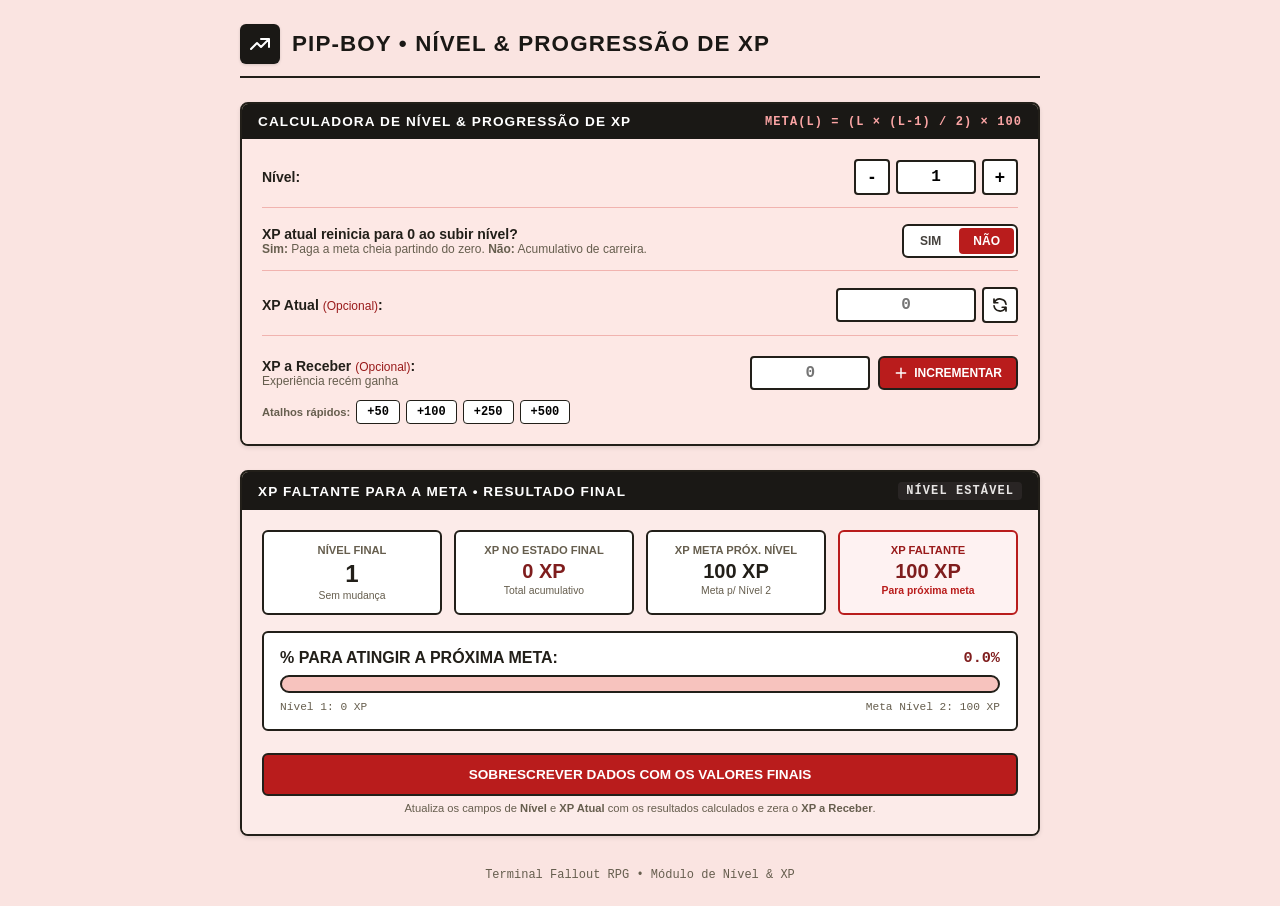
<file: calculadoraDeXp.html>
<!DOCTYPE html>
<html lang="pt-BR">
<head>
  <meta charset="UTF-8">
  <meta name="viewport" content="width=device-width, initial-scale=1.0">
  <title>Calculadora de Nível & Progressão de XP - Pip-Boy</title>

  <style>
    /* =======================================================
       1. VARIÁVEIS & RESET CSS
       ======================================================= */
    :root {
      --vault-bg: #fae4e1;
      --vault-paper: #faeed2;
      --vault-header: #1a1815;
      --vault-border: #d6c49c;
      --vault-text: #221f19;
      --vault-dim: #665e4e;

      --font-display: 'Segoe UI', -apple-system, BlinkMacSystemFont, 'Arial', sans-serif;
      --font-sans: -apple-system, BlinkMacSystemFont, 'Segoe UI', Roboto, Helvetica, Arial, sans-serif;
      --font-mono: 'Consolas', 'Courier New', 'Lucida Console', monospace;
    }

    * {
      box-sizing: border-box;
      margin: 0;
      padding: 0;
    }

    body {
      background-color: var(--vault-bg);
      color: var(--vault-text);
      font-family: var(--font-sans);
      min-height: 100vh;
      padding: 16px;
      display: flex;
      flex-direction: column;
      justify-content: space-between;
    }

    @media (min-width: 640px) {
      body { padding: 24px; }
    }

    .app-container {
      max-width: 800px;
      width: 100%;
      margin: 0 auto;
    }

    input[type=number]::-webkit-inner-spin-button, 
    input[type=number]::-webkit-outer-spin-button { 
      -webkit-appearance: none; 
      margin: 0; 
    }
    input[type=number] {
      -moz-appearance: textfield;
      font-family: var(--font-mono);
      font-weight: 700;
    }

    .hidden {
      display: none !important;
    }

    /* =======================================================
       2. CABEÇALHO
       ======================================================= */
    header {
      margin-bottom: 24px;
    }

    .header-top {
      display: flex;
      flex-direction: row;
      align-items: center;
      justify-content: space-between;
      border-bottom: 2px solid var(--vault-text);
      padding-bottom: 12px;
    }

    .header-brand {
      display: flex;
      align-items: center;
      gap: 12px;
    }

    .header-icon {
      display: inline-flex;
      align-items: center;
      justify-content: center;
      width: 40px;
      height: 40px;
      background-color: var(--vault-header);
      color: #ffffff;
      border-radius: 6px;
      box-shadow: 0 1px 3px rgba(0,0,0,0.15);
    }

    .header-title {
      font-family: var(--font-display);
      font-size: 1.4rem;
      letter-spacing: 0.05em;
      text-transform: uppercase;
      color: var(--vault-header);
    }

    /* =======================================================
       3. CARDS & COMPONENTES DA CALCULADORA DE XP
       ======================================================= */
    .level-container {
      display: flex;
      flex-direction: column;
      gap: 24px;
    }

    .card {
      border: 2px solid var(--vault-text);
      border-radius: 8px;
      background-color: var(--vault-paper);
      overflow: hidden;
      box-shadow: 0 2px 4px rgba(0,0,0,0.1);
    }

    .card-header {
      background-color: var(--vault-header);
      color: #ffffff;
      padding: 10px 16px;
      font-family: var(--font-display);
      text-transform: uppercase;
      letter-spacing: 0.08em;
      font-size: 0.85rem;
      font-weight: 600;
      display: flex;
      justify-content: space-between;
      align-items: center;
      flex-wrap: wrap;
      gap: 8px;
    }

    .level-card-body {
      background-color: #fde8e5;
      padding: 20px;
      display: flex;
      flex-direction: column;
      gap: 16px;
    }

    .form-row {
      display: flex;
      flex-direction: column;
      gap: 10px;
      padding-bottom: 12px;
      border-bottom: 1px solid #f1b3af;
    }

    @media (min-width: 640px) {
      .form-row {
        flex-direction: row;
        align-items: center;
        justify-content: space-between;
      }
    }

    .stepper-box {
      display: inline-flex;
      align-items: center;
      gap: 6px;
    }

    .btn-step {
      width: 36px;
      height: 36px;
      border: 2px solid var(--vault-text);
      border-radius: 4px;
      background: #ffffff;
      font-size: 1.1rem;
      font-weight: 700;
      cursor: pointer;
      display: flex;
      align-items: center;
      justify-content: center;
    }

    .btn-step:hover { background-color: #fee2e2; }
    .btn-step:active { transform: scale(0.95); }

    .input-num-styled {
      width: 100px;
      text-align: center;
      padding: 6px 10px;
      border: 2px solid var(--vault-text);
      border-radius: 4px;
      background: #ffffff;
      font-size: 1rem;
      font-weight: 700;
    }

    .btn-field-icon {
      width: 36px;
      height: 36px;
      border: 2px solid var(--vault-text);
      border-radius: 4px;
      background: #ffffff;
      cursor: pointer;
      display: inline-flex;
      align-items: center;
      justify-content: center;
      color: var(--vault-text);
      transition: background-color 0.15s, transform 0.05s;
    }
    .btn-field-icon:hover { background-color: #fee2e2; color: #b91c1c; }
    .btn-field-icon:active { transform: scale(0.95); }

    .toggle-group {
      display: inline-flex;
      background: #ffffff;
      border: 2px solid var(--vault-text);
      border-radius: 6px;
      padding: 2px;
      gap: 4px;
    }

    .toggle-group label {
      cursor: pointer;
    }

    .toggle-group input[type=radio] {
      display: none;
    }

    .toggle-pill {
      padding: 6px 14px;
      border-radius: 4px;
      font-family: var(--font-display);
      text-transform: uppercase;
      font-size: 0.75rem;
      font-weight: 700;
      display: block;
      color: #44403c;
    }

    .toggle-group input[type=radio]:checked + .toggle-pill {
      background-color: #b91c1c;
      color: #ffffff;
    }

    .btn-carmim {
      background-color: #b91c1c;
      color: #ffffff;
      border: 2px solid var(--vault-text);
      border-radius: 6px;
      padding: 8px 14px;
      font-family: var(--font-display);
      text-transform: uppercase;
      font-weight: 700;
      font-size: 0.75rem;
      cursor: pointer;
      display: inline-flex;
      align-items: center;
      gap: 6px;
      transition: background-color 0.15s, transform 0.05s;
    }

    .btn-carmim:hover { background-color: #991b1b; }
    .btn-carmim:active { transform: scale(0.97); }

    .btn-quick {
      padding: 4px 10px;
      background: #ffffff;
      border: 1px solid var(--vault-text);
      border-radius: 4px;
      font-family: var(--font-mono);
      font-weight: 700;
      font-size: 0.75rem;
      cursor: pointer;
    }

    .btn-quick:hover { background: #fee2e2; }

    .stat-grid-4 {
      display: grid;
      grid-template-columns: repeat(2, 1fr);
      gap: 12px;
    }

    @media (min-width: 768px) {
      .stat-grid-4 {
        grid-template-columns: repeat(4, 1fr);
      }
    }

    .stat-box {
      background: #ffffff;
      padding: 12px;
      border: 2px solid var(--vault-text);
      border-radius: 6px;
      text-align: center;
    }

    .progress-track {
      width: 100%;
      height: 18px;
      background-color: #f7c3be;
      border: 2px solid var(--vault-text);
      border-radius: 9999px;
      padding: 2px;
      overflow: hidden;
    }

    .progress-fill {
      height: 100%;
      background: linear-gradient(90deg, #dc2626, #991b1b);
      border-radius: 9999px;
      transition: width 0.35s cubic-bezier(0.4, 0, 0.2, 1);
    }

    footer {
      margin-top: 32px;
      text-align: center;
      font-size: 0.75rem;
      color: var(--vault-dim);
      font-family: var(--font-mono);
    }
  </style>
</head>

<body>
  <div class="app-container">

    <!-- Header -->
    <header>
      <div class="header-top">
        <div class="header-brand">
          <span class="header-icon">
            <svg width="24" height="24" fill="none" stroke="currentColor" viewBox="0 0 24 24">
              <path stroke-linecap="round" stroke-linejoin="round" stroke-width="2" d="M13 7h8m0 0v8m0-8l-8 8-4-4-6 6"></path>
            </svg>
          </span>
          <h1 class="header-title">Pip-Boy &bull; Nível &amp; Progressão de XP</h1>
        </div>
      </div>
    </header>

    <!-- Conteúdo da Calculadora de Nível & XP -->
    <main>
      <div class="level-container">
        
        <!-- Formulário de Entrada -->
        <div class="card">
          <div class="card-header">
            <span>Calculadora de Nível &amp; Progressão de XP</span>
            <span style="font-size: 0.75rem; font-family: var(--font-mono); color: #fca5a5;">Meta(L) = (L &times; (L-1) / 2) &times; 100</span>
          </div>
          <div class="level-card-body">
            
            <div class="form-row">
              <label for="input-xp-level" style="font-weight: 700; font-size: 0.875rem;">Nível:</label>
              <div class="stepper-box">
                <button id="btn-dec-lvl" type="button" class="btn-step">-</button>
                <input type="number" id="input-xp-level" value="1" min="1" step="1" placeholder="1" class="input-num-styled" style="width: 80px;">
                <button id="btn-inc-lvl" type="button" class="btn-step">+</button>
              </div>
            </div>

            <div class="form-row">
              <div>
                <div style="font-weight: 700; font-size: 0.875rem;">XP atual reinicia para 0 ao subir nível?</div>
                <div style="font-size: 0.75rem; color: var(--vault-dim);">
                  <strong>Sim:</strong> Paga a meta cheia partindo do zero. <strong>Não:</strong> Acumulativo de carreira.
                </div>
              </div>
              <div class="toggle-group">
                <label>
                  <input type="radio" name="radio-reset-xp" value="sim">
                  <span class="toggle-pill">Sim</span>
                </label>
                <label>
                  <input type="radio" name="radio-reset-xp" value="nao" checked>
                  <span class="toggle-pill">Não</span>
                </label>
              </div>
            </div>

            <div class="form-row">
              <label for="input-xp-current" style="font-weight: 700; font-size: 0.875rem;">
                XP Atual <span style="font-size: 0.75rem; color: #991b1b; font-weight: 400;">(Opcional)</span>:
              </label>
              <div style="display: flex; gap: 6px; align-items: center;">
                <input type="number" id="input-xp-current" value="" min="0" step="1" placeholder="0" class="input-num-styled" style="width: 140px;">
                <button id="btn-reset-xp-base" type="button" class="btn-field-icon" title="Repor para o XP Base do Nível">
                  <svg width="18" height="18" fill="none" stroke="currentColor" viewBox="0 0 24 24">
                    <path stroke-linecap="round" stroke-linejoin="round" stroke-width="2.3" d="M4 4v5h.582m15.356 2A8.001 8.001 0 004.582 9m0 0H9m11 11v-5h-.581m0 0a8.003 8.003 0 01-15.357-2m15.357 2H15"></path>
                  </svg>
                </button>
              </div>
            </div>

            <div style="display: flex; flex-direction: column; gap: 10px; padding-top: 4px;">
              <div class="form-row" style="border: none; padding-bottom: 0;">
                <div>
                  <div style="font-weight: 700; font-size: 0.875rem;">
                    XP a Receber <span style="font-size: 0.75rem; color: #991b1b; font-weight: 400;">(Opcional)</span>:
                  </div>
                  <div style="font-size: 0.75rem; color: var(--vault-dim);">Experiência recém ganha</div>
                </div>
                <div style="display: flex; gap: 8px; align-items: center;">
                  <input type="number" id="input-xp-to-receive" value="" min="0" step="1" placeholder="0" class="input-num-styled" style="width: 120px;">
                  <button id="btn-add-xp-to-current" type="button" class="btn-carmim">
                    <svg width="14" height="14" fill="none" stroke="currentColor" viewBox="0 0 24 24">
                      <path stroke-linecap="round" stroke-linejoin="round" stroke-width="2.5" d="M12 4v16m8-8H4"></path>
                    </svg>
                    Incrementar
                  </button>
                </div>
              </div>

              <div style="display: flex; flex-wrap: wrap; gap: 6px; align-items: center; font-size: 0.75rem;">
                <span style="font-weight: 700; color: var(--vault-dim); font-size: 0.7rem;">Atalhos rápidos:</span>
                <button type="button" data-add-to-receive="50" class="btn-quick">+50</button>
                <button type="button" data-add-to-receive="100" class="btn-quick">+100</button>
                <button type="button" data-add-to-receive="250" class="btn-quick">+250</button>
                <button type="button" data-add-to-receive="500" class="btn-quick">+500</button>
              </div>
            </div>

          </div>
        </div>

        <!-- Card de Resultado Final -->
        <div class="card">
          <div class="card-header">
            <span>XP Faltante para a Meta &bull; Resultado Final</span>
            <span id="badge-level-up-tag" style="font-size: 0.75rem; font-family: var(--font-mono); padding: 2px 8px; border-radius: 4px; background: #292524; color: #e7e5e4;">Nível Estável</span>
          </div>
          <div style="background-color: #fcebe9; padding: 20px; display: flex; flex-direction: column; gap: 16px;">
            
            <div id="banner-level-up" class="hidden" style="padding: 12px; border-radius: 6px; border: 2px solid #047857; background-color: #d1fae5; color: #064e3b; font-size: 0.85rem; font-weight: 700;"></div>

            <div class="stat-grid-4">
              <div class="stat-box">
                <span style="font-size: 0.7rem; font-weight: 700; color: var(--vault-dim); text-transform: uppercase; display: block; margin-bottom: 4px;">Nível Final</span>
                <span id="res-final-level" style="font-size: 1.5rem; font-weight: 900;">1</span>
                <span id="res-final-level-diff" style="font-size: 0.65rem; display: block; margin-top: 2px; color: var(--vault-dim);">Sem mudança</span>
              </div>
              <div class="stat-box">
                <span style="font-size: 0.7rem; font-weight: 700; color: var(--vault-dim); text-transform: uppercase; display: block; margin-bottom: 4px;">XP no Estado Final</span>
                <span id="res-final-xp-pool" style="font-size: 1.25rem; font-weight: 900; color: #7f1d1d;">0 XP</span>
                <span id="res-final-xp-type" style="font-size: 0.65rem; display: block; margin-top: 2px; color: var(--vault-dim);">Total acumulativo</span>
              </div>
              <div class="stat-box">
                <span style="font-size: 0.7rem; font-weight: 700; color: var(--vault-dim); text-transform: uppercase; display: block; margin-bottom: 4px;">XP Meta Próx. Nível</span>
                <span id="res-final-next-target" style="font-size: 1.25rem; font-weight: 900;">100 XP</span>
                <span id="res-final-next-lvl-label" style="font-size: 0.65rem; display: block; margin-top: 2px; color: var(--vault-dim);">Meta p/ Nível 2</span>
              </div>
              <div class="stat-box" style="border-color: #b91c1c; background-color: #fef2f2;">
                <span style="font-size: 0.7rem; font-weight: 700; color: #991b1b; text-transform: uppercase; display: block; margin-bottom: 4px;">XP Faltante</span>
                <span id="res-final-missing-xp" style="font-size: 1.25rem; font-weight: 900; color: #7f1d1d;">100 XP</span>
                <span style="font-size: 0.65rem; display: block; margin-top: 2px; color: #b91c1b; font-weight: 700;">Para próxima meta</span>
              </div>
            </div>

            <div style="background: #ffffff; padding: 16px; border: 2px solid var(--vault-text); border-radius: 6px; display: flex; flex-direction: column; gap: 8px;">
              <div style="display: flex; justify-content: space-between; align-items: center; flex-wrap: wrap; gap: 8px;">
                <span style="text-transform: uppercase; font-family: var(--font-display); font-weight: 700;">% para Atingir a Próxima Meta:</span>
                <span id="label-final-pct" style="font-family: var(--font-mono); color: #7f1d1d; font-weight: 900; font-size: 0.95rem;">0.0%</span>
              </div>
              <div class="progress-track">
                <div id="xp-final-progress-bar" class="progress-fill" style="width: 0%;"></div>
              </div>
              <div style="display: flex; justify-content: space-between; font-size: 0.7rem; font-family: var(--font-mono); color: var(--vault-dim);">
                <span id="label-bar-base">Base: 0 XP</span>
                <span id="label-bar-target">Meta: 100 XP</span>
              </div>
            </div>

            <div style="padding-top: 6px;">
              <button id="btn-overwrite-session" type="button" class="btn-carmim" style="width: 100%; justify-content: center; padding: 12px; font-size: 0.85rem;">
                Sobrescrever Dados com os Valores Finais
              </button>
              <div style="text-align: center; font-size: 0.7rem; color: var(--vault-dim); margin-top: 6px;">
                Atualiza os campos de <strong>Nível</strong> e <strong>XP Atual</strong> com os resultados calculados e zera o <strong>XP a Receber</strong>.
              </div>
            </div>

          </div>
        </div>

      </div>
    </main>

    <footer>
      Terminal Fallout RPG &bull; Módulo de Nível &amp; XP
    </footer>
  </div>

  <script>
    /* =======================================================
       UTILITÁRIOS DE ENTRADA & PARSE
       ======================================================= */
    function parseSafeInt(value, fallbackDefault = 0) {
      if (value === null || value === undefined || value === "") return fallbackDefault;
      const strVal = String(value).split(".")[0].split(",")[0].trim();
      const num = parseInt(strVal, 10);
      return isNaN(num) ? fallbackDefault : Math.floor(num);
    }

    function enforceStrictIntegerInput(inputElement, minVal = 0) {
      inputElement.addEventListener("keydown", (e) => {
        if (e.key === "-" || e.key === "." || e.key === "," || e.key === "e" || e.key === "E" || e.key === "+") {
          e.preventDefault();
        }
      });

      inputElement.addEventListener("paste", (e) => {
        e.preventDefault();
        const text = (e.clipboardData || window.clipboardData).getData("text");
        const clean = text.replace(/[^0-9]/g, "");
        const parsed = parseSafeInt(clean, minVal);
        inputElement.value = parsed === 0 ? "" : parsed;
        inputElement.dispatchEvent(new Event("input"));
      });
    }

    function enforceStrictBoundedInput(inputElement, minVal, maxVal, fallbackDefault, onChangeCallback) {
      enforceStrictIntegerInput(inputElement, minVal);

      inputElement.addEventListener("input", (e) => {
        const raw = e.target.value;
        if (raw === "") {
          if (onChangeCallback) onChangeCallback(fallbackDefault);
          return;
        }
        let val = parseInt(raw, 10);
        if (isNaN(val)) val = fallbackDefault;
        if (val > maxVal) {
          val = maxVal;
          inputElement.value = val;
        }
        if (onChangeCallback) onChangeCallback(val);
      });

      inputElement.addEventListener("blur", (e) => {
        const raw = e.target.value;
        if (raw === "") {
          if (onChangeCallback) onChangeCallback(fallbackDefault);
          return;
        }
        let val = parseInt(raw, 10);
        if (isNaN(val)) val = fallbackDefault;
        if (val < minVal) val = minVal;
        if (val > maxVal) val = maxVal;
        inputElement.value = val;
        if (onChangeCallback) onChangeCallback(val);
      });
    }

    /* =======================================================
       ESTADO E ELEMENTOS DA CALCULADORA DE NÍVEL & XP
       ======================================================= */
    const stateXP = {
      level: 1,
      currentXP: 0,
      toReceiveXP: 0,
      resetOnLevelUp: false,
      computedFinal: {
        finalLevel: 1,
        finalXPInPool: 0,
        nextTargetXP: 100,
        missingXP: 100,
        pct: 0
      }
    };

    const inputXpLevel = document.getElementById("input-xp-level");
    const inputXpCurrent = document.getElementById("input-xp-current");
    const btnResetXpBase = document.getElementById("btn-reset-xp-base");
    const inputXpToReceive = document.getElementById("input-xp-to-receive");
    const btnAddXpToCurrent = document.getElementById("btn-add-xp-to-current");
    const radiosResetXp = document.querySelectorAll('input[name="radio-reset-xp"]');
    const btnDecLvl = document.getElementById("btn-dec-lvl");
    const btnIncLvl = document.getElementById("btn-inc-lvl");
    const quickRecvButtons = document.querySelectorAll(".btn-quick");

    const badgeLevelUpTag = document.getElementById("badge-level-up-tag");
    const bannerLevelUp = document.getElementById("banner-level-up");
    const resFinalLevel = document.getElementById("res-final-level");
    const resFinalLevelDiff = document.getElementById("res-final-level-diff");
    const resFinalXpPool = document.getElementById("res-final-xp-pool");
    const resFinalXpType = document.getElementById("res-final-xp-type");
    const resFinalNextTarget = document.getElementById("res-final-next-target");
    const resFinalNextLvlLabel = document.getElementById("res-final-next-lvl-label");
    const resFinalMissingXp = document.getElementById("res-final-missing-xp");
    const labelFinalPct = document.getElementById("label-final-pct");
    const xpFinalProgressBar = document.getElementById("xp-final-progress-bar");
    const labelBarBase = document.getElementById("label-bar-base");
    const labelBarTarget = document.getElementById("label-bar-target");
    const btnOverwriteSession = document.getElementById("btn-overwrite-session");

    /* =======================================================
       LÓGICA MATEMÁTICA
       ======================================================= */
    function getRequirementToReachLevel(level) {
      if (level <= 1) return 0;
      return Math.floor(((level * (level - 1)) / 2) * 100);
    }

    function getResetCostForNextLevel(fromLevel) {
      return getRequirementToReachLevel(fromLevel + 1);
    }

    function handleLevelChangeSyncXp() {
      if (!stateXP.resetOnLevelUp) {
        const baseRequirement = getRequirementToReachLevel(stateXP.level);
        stateXP.currentXP = baseRequirement;
        inputXpCurrent.value = baseRequirement === 0 ? "" : baseRequirement;
      }
      updateXpCalculations();
    }

    function setLevel(lvl) {
      stateXP.level = lvl;
      inputXpLevel.value = lvl === 1 ? "" : lvl;
      handleLevelChangeSyncXp();
    }

    function updateXpCalculations() {
      const startLevel = parseSafeInt(stateXP.level, 1);
      const currentXp = parseSafeInt(stateXP.currentXP, 0);
      const toReceiveXp = parseSafeInt(stateXP.toReceiveXP, 0);
      const totalAvailableXp = currentXp + toReceiveXp;
      const resetOnLevelUp = stateXP.resetOnLevelUp;

      let finalLevel = startLevel;
      let finalXPInPool = 0;
      let nextTargetXP = 0;
      let missingXP = 0;
      let progressPct = 0;
      let barBaseLabel = "";
      let barTargetLabel = "";

      if (resetOnLevelUp) {
        let remainingPool = totalAvailableXp;
        while (true) {
          const cost = getResetCostForNextLevel(finalLevel);
          if (remainingPool >= cost) {
            remainingPool -= cost;
            finalLevel++;
          } else {
            break;
          }
        }

        finalXPInPool = remainingPool;
        const nextStepCost = getResetCostForNextLevel(finalLevel);
        nextTargetXP = nextStepCost;
        missingXP = Math.max(0, nextStepCost - finalXPInPool);
        progressPct = nextStepCost > 0 ? Math.min(100, Math.max(0, (finalXPInPool / nextStepCost) * 100)) : 100;

        barBaseLabel = `Nível ${finalLevel}: 0 XP`;
        barTargetLabel = `Meta Nível ${finalLevel + 1}: ${nextStepCost.toLocaleString("pt-BR")} XP`;
        resFinalXpType.textContent = "Saldo atual em mãos";
      } else {
        while (true) {
          const reqCum = getRequirementToReachLevel(finalLevel + 1);
          if (totalAvailableXp >= reqCum) {
            finalLevel++;
          } else {
            break;
          }
        }

        finalXPInPool = totalAvailableXp;
        const targetCum = getRequirementToReachLevel(finalLevel + 1);
        const baseCum = getRequirementToReachLevel(finalLevel);
        nextTargetXP = targetCum;
        missingXP = Math.max(0, targetCum - finalXPInPool);

        const range = targetCum - baseCum;
        const currentInRange = finalXPInPool - baseCum;
        progressPct = range > 0 ? Math.min(100, Math.max(0, (currentInRange / range) * 100)) : 100;

        barBaseLabel = `Nível ${finalLevel}: ${baseCum.toLocaleString("pt-BR")} XP`;
        barTargetLabel = `Meta Nível ${finalLevel + 1}: ${targetCum.toLocaleString("pt-BR")} XP`;
        resFinalXpType.textContent = "Total acumulativo";
      }

      stateXP.computedFinal = {
        finalLevel,
        finalXPInPool,
        nextTargetXP,
        missingXP,
        pct: progressPct
      };

      const levelsGained = finalLevel - startLevel;
      resFinalLevel.textContent = finalLevel;

      if (levelsGained > 0) {
        resFinalLevelDiff.textContent = `+${levelsGained} nível(is) alcançado(s)!`;
        resFinalLevelDiff.style.color = "#047857";
        resFinalLevelDiff.style.fontWeight = "700";

        badgeLevelUpTag.style.background = "#047857";
        badgeLevelUpTag.style.color = "#ffffff";
        badgeLevelUpTag.textContent = `+${levelsGained} LEVEL UP!`;

        bannerLevelUp.classList.remove("hidden");
        bannerLevelUp.innerHTML = `
          Subida de Nível Confirmada! Você avançou do Nível <strong>${startLevel}</strong> para o <strong>Nível ${finalLevel}</strong> (+${levelsGained} ${levelsGained === 1 ? 'nível' : 'níveis'}).
        `;
      } else {
        resFinalLevelDiff.textContent = "Sem mudança";
        resFinalLevelDiff.style.color = "var(--vault-dim)";
        resFinalLevelDiff.style.fontWeight = "400";

        badgeLevelUpTag.style.background = "#292524";
        badgeLevelUpTag.style.color = "#e7e5e4";
        badgeLevelUpTag.textContent = "Nível Estável";

        bannerLevelUp.classList.add("hidden");
      }

      resFinalXpPool.textContent = `${finalXPInPool.toLocaleString("pt-BR")} XP`;
      resFinalNextTarget.textContent = `${nextTargetXP.toLocaleString("pt-BR")} XP`;
      resFinalNextLvlLabel.textContent = `Meta p/ Nível ${finalLevel + 1}`;
      resFinalMissingXp.textContent = `${missingXP.toLocaleString("pt-BR")} XP`;

      const formattedPct = progressPct.toFixed(1);
      labelFinalPct.textContent = `${formattedPct}%`;
      xpFinalProgressBar.style.width = `${formattedPct}%`;
      labelBarBase.textContent = barBaseLabel;
      labelBarTarget.textContent = barTargetLabel;
    }

    /* =======================================================
       LISTENERS & INICIALIZAÇÃO
       ======================================================= */
    enforceStrictBoundedInput(inputXpLevel, 1, 9999, 1, (v) => {
      setLevel(v);
    });

    enforceStrictBoundedInput(inputXpCurrent, 0, 9999999, 0, (v) => { 
      stateXP.currentXP = v; 
      updateXpCalculations(); 
    });

    enforceStrictBoundedInput(inputXpToReceive, 0, 9999999, 0, (v) => { 
      stateXP.toReceiveXP = v; 
      updateXpCalculations(); 
    });

    btnIncLvl.addEventListener("click", () => {
      const nextLvl = parseSafeInt(stateXP.level, 1) + 1;
      setLevel(nextLvl);
    });

    btnDecLvl.addEventListener("click", () => {
      const prevLvl = Math.max(1, parseSafeInt(stateXP.level, 1) - 1);
      setLevel(prevLvl);
    });

    btnResetXpBase.addEventListener("click", () => {
      const baseReq = getRequirementToReachLevel(stateXP.level);
      stateXP.currentXP = baseReq;
      inputXpCurrent.value = baseReq === 0 ? "" : baseReq;
      updateXpCalculations();
    });

    btnAddXpToCurrent.addEventListener("click", () => {
      const toRecv = parseSafeInt(stateXP.toReceiveXP, 0);
      if (toRecv > 0) {
        stateXP.currentXP = parseSafeInt(stateXP.currentXP, 0) + toRecv;
        stateXP.toReceiveXP = 0;
        inputXpCurrent.value = stateXP.currentXP === 0 ? "" : stateXP.currentXP;
        inputXpToReceive.value = "";
        updateXpCalculations();
      }
    });

    radiosResetXp.forEach(radio => {
      radio.addEventListener("change", (e) => {
        stateXP.resetOnLevelUp = e.target.value === "sim";
        if (!stateXP.resetOnLevelUp) {
          const baseReq = getRequirementToReachLevel(stateXP.level);
          stateXP.currentXP = baseReq;
          inputXpCurrent.value = baseReq === 0 ? "" : baseReq;
        } else {
          stateXP.currentXP = 0;
          inputXpCurrent.value = "";
        }
        updateXpCalculations();
      });
    });

    quickRecvButtons.forEach(btn => {
      btn.addEventListener("click", () => {
        const addVal = parseSafeInt(btn.getAttribute("data-add-to-receive"), 0);
        stateXP.toReceiveXP = parseSafeInt(stateXP.toReceiveXP, 0) + addVal;
        inputXpToReceive.value = stateXP.toReceiveXP === 0 ? "" : stateXP.toReceiveXP;
        updateXpCalculations();
      });
    });

    btnOverwriteSession.addEventListener("click", () => {
      const { finalLevel, finalXPInPool } = stateXP.computedFinal;
      stateXP.currentXP = finalXPInPool;
      stateXP.toReceiveXP = 0;
      inputXpCurrent.value = finalXPInPool === 0 ? "" : finalXPInPool;
      inputXpToReceive.value = "";
      setLevel(finalLevel);
    });

    // Inicialização
    handleLevelChangeSyncXp();
  </script>
</body>
</html>
</file>
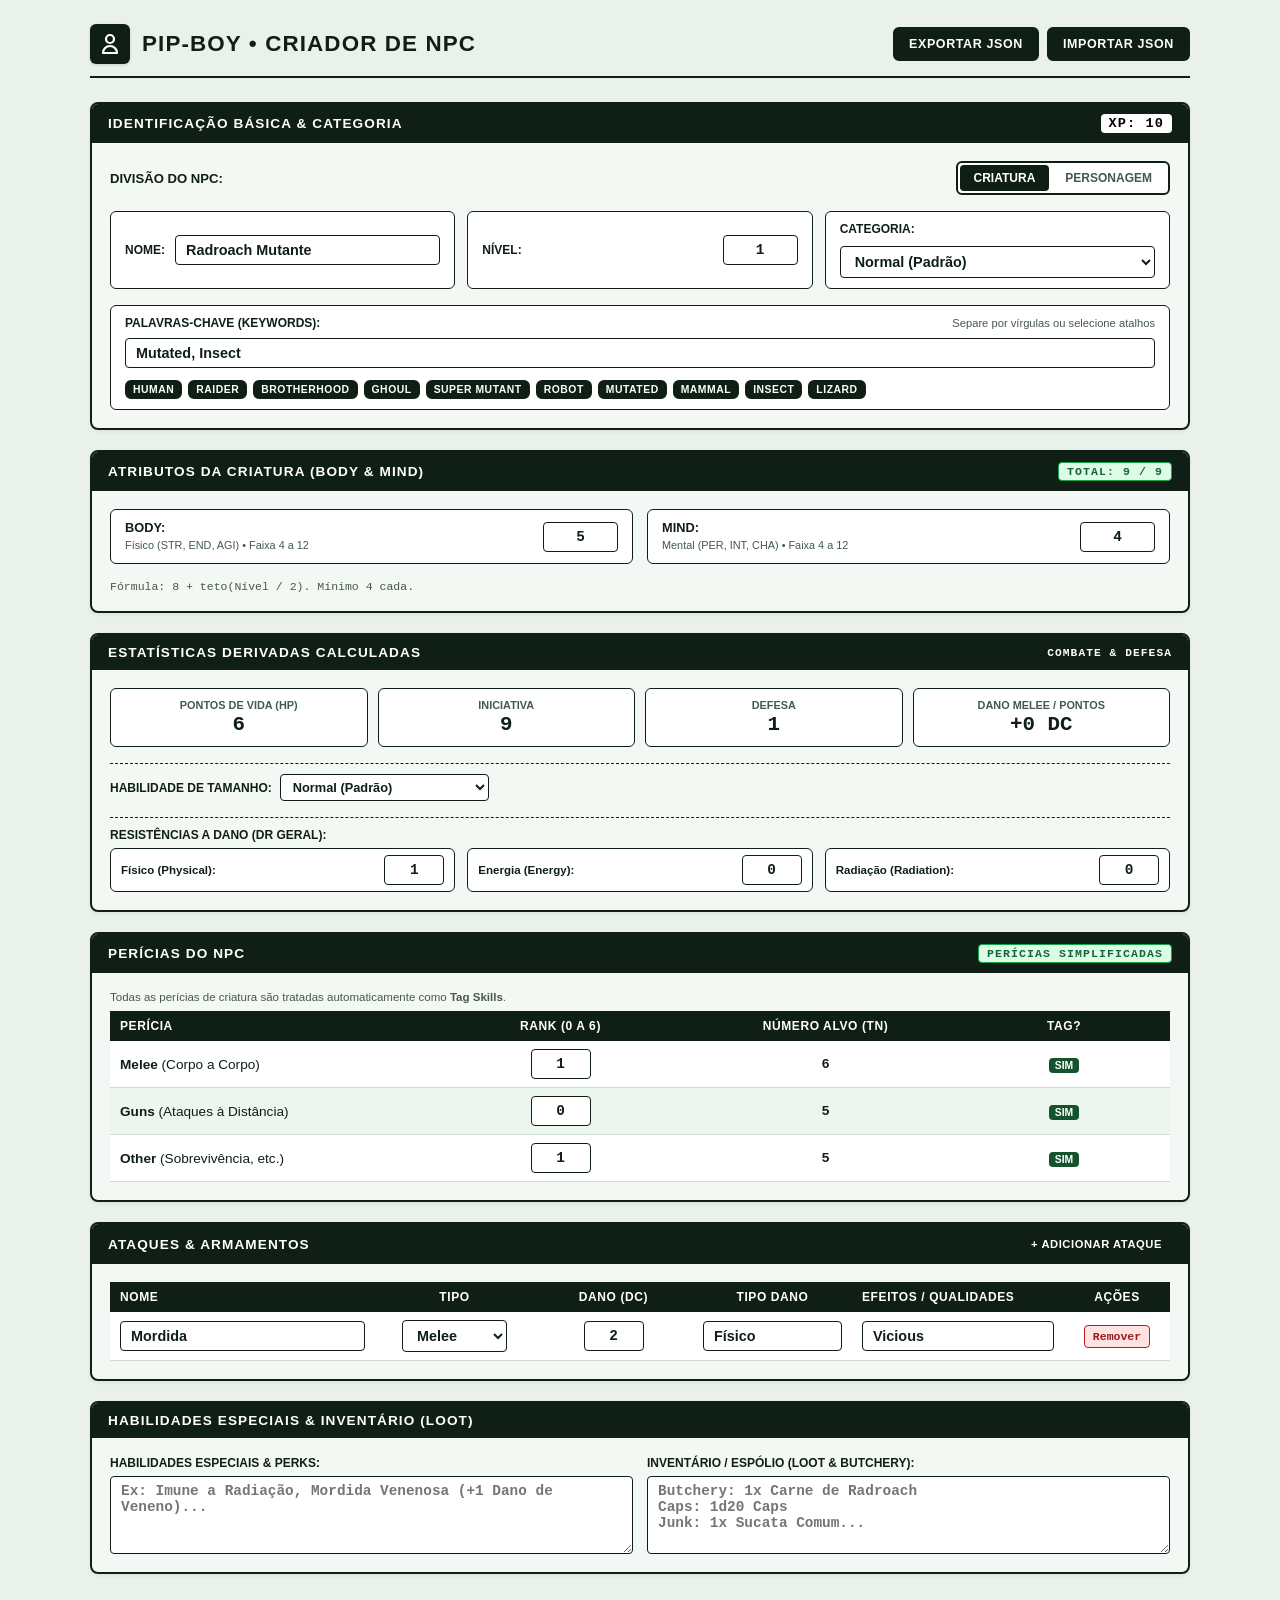
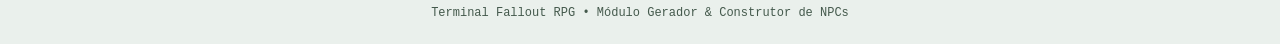
<file: CriadorDeNPC.html>
<!DOCTYPE html>
<html lang="pt-BR">
<head>
  <meta charset="UTF-8">
  <meta name="viewport" content="width=device-width, initial-scale=1.0">
  <title>Criador de NPC - Pip-Boy Terminal</title>

  <style>
    /* =======================================================
       1. VARIÁVEIS & RESET CSS
       ======================================================= */
    :root {
      --vault-bg: #eaf0ec;
      --vault-paper: #ffffff;
      --vault-header: #0f1f15;
      --vault-card: #f4f8f5;
      --vault-border: #0f1f15;
      --vault-text: #0f1f15;
      --vault-dim: #44594c;
      --vault-green: #1b4d2e;
      --vault-accent: #2e7d32;
      --vault-accent-light: #c8e6c9;
      --vault-alert: #b91c1c;

      --font-display: 'Segoe UI', -apple-system, BlinkMacSystemFont, 'Arial', sans-serif;
      --font-sans: -apple-system, BlinkMacSystemFont, 'Segoe UI', Roboto, Helvetica, Arial, sans-serif;
      --font-mono: 'Consolas', 'Courier New', 'Lucida Console', monospace;
    }

    * {
      box-sizing: border-box;
      margin: 0;
      padding: 0;
    }

    body {
      background-color: var(--vault-bg);
      color: var(--vault-text);
      font-family: var(--font-sans);
      min-height: 100vh;
      padding: 16px;
      display: flex;
      flex-direction: column;
      justify-content: space-between;
    }

    @media (min-width: 640px) {
      body { padding: 24px; }
    }

    .app-container {
      max-width: 1100px;
      width: 100%;
      margin: 0 auto;
    }

    input[type=number]::-webkit-inner-spin-button, 
    input[type=number]::-webkit-outer-spin-button { 
      -webkit-appearance: none; 
      margin: 0; 
    }
    input[type=number] {
      -moz-appearance: textfield;
      font-family: var(--font-mono);
      font-weight: 700;
      color: var(--vault-text);
    }

    .hidden {
      display: none !important;
    }

    .custom-scrollbar::-webkit-scrollbar {
      width: 7px;
      height: 7px;
    }
    .custom-scrollbar::-webkit-scrollbar-track {
      background: #d8e5dc;
    }
    .custom-scrollbar::-webkit-scrollbar-thumb {
      background: #81a88d;
      border-radius: 4px;
    }

    /* =======================================================
       2. CABEÇALHO
       ======================================================= */
    header {
      margin-bottom: 24px;
    }

    .header-top {
      display: flex;
      flex-direction: row;
      align-items: center;
      justify-content: space-between;
      border-bottom: 2px solid var(--vault-header);
      padding-bottom: 12px;
      flex-wrap: wrap;
      gap: 12px;
    }

    .header-brand {
      display: flex;
      align-items: center;
      gap: 12px;
    }

    .header-icon {
      display: inline-flex;
      align-items: center;
      justify-content: center;
      width: 40px;
      height: 40px;
      background-color: var(--vault-header);
      color: #ffffff;
      border-radius: 6px;
      box-shadow: 0 1px 3px rgba(0,0,0,0.15);
    }

    .header-title {
      font-family: var(--font-display);
      font-size: 1.4rem;
      letter-spacing: 0.05em;
      text-transform: uppercase;
      color: var(--vault-header);
      font-weight: 800;
    }

    /* =======================================================
       3. ESTRUTURA DOS CARDS & FORMULÁRIO
       ======================================================= */
    .module-grid {
      display: flex;
      flex-direction: column;
      gap: 20px;
    }

    .card {
      border: 2px solid var(--vault-border);
      border-radius: 8px;
      background-color: var(--vault-card);
      overflow: hidden;
      box-shadow: 0 2px 4px rgba(0,0,0,0.06);
    }

    .card-header {
      background-color: var(--vault-header);
      color: #ffffff;
      padding: 10px 16px;
      font-family: var(--font-display);
      text-transform: uppercase;
      letter-spacing: 0.08em;
      font-size: 0.85rem;
      font-weight: 700;
      display: flex;
      justify-content: space-between;
      align-items: center;
      flex-wrap: wrap;
      gap: 8px;
    }

    .card-body {
      padding: 18px;
      display: flex;
      flex-direction: column;
      gap: 16px;
    }

    .form-grid-2 {
      display: grid;
      grid-template-columns: 1fr;
      gap: 14px;
    }
    @media (min-width: 640px) {
      .form-grid-2 { grid-template-columns: repeat(2, 1fr); }
    }

    .form-grid-3 {
      display: grid;
      grid-template-columns: 1fr;
      gap: 12px;
    }
    @media (min-width: 640px) {
      .form-grid-3 { grid-template-columns: repeat(3, 1fr); }
    }

    .cell-box {
      background-color: #ffffff;
      border: 1.5px solid var(--vault-border);
      border-radius: 6px;
      padding: 10px 14px;
      display: flex;
      justify-content: space-between;
      align-items: center;
      gap: 10px;
      flex-wrap: wrap;
    }

    .input-styled {
      padding: 6px 10px;
      border: 1.5px solid var(--vault-border);
      border-radius: 4px;
      background: #ffffff;
      font-size: 0.9rem;
      color: var(--vault-text);
      font-weight: 600;
    }

    .input-num {
      width: 75px;
      text-align: center;
      font-family: var(--font-mono);
      font-weight: 700;
    }

    select.input-styled {
      cursor: pointer;
      font-family: var(--font-sans);
    }

    /* Toggle pill groups */
    .toggle-group {
      display: inline-flex;
      border: 2px solid var(--vault-border);
      border-radius: 6px;
      padding: 2px;
      background: #ffffff;
      gap: 2px;
    }

    .toggle-group label {
      cursor: pointer;
    }

    .toggle-group input[type=radio] {
      display: none;
    }

    .toggle-pill {
      padding: 6px 14px;
      border-radius: 4px;
      font-family: var(--font-display);
      text-transform: uppercase;
      font-size: 0.75rem;
      font-weight: 800;
      display: block;
      color: var(--vault-dim);
      transition: all 0.15s;
    }

    .toggle-group input[type=radio]:checked + .toggle-pill {
      background-color: var(--vault-header);
      color: #ffffff;
    }

    /* Botões */
    .btn-action {
      padding: 8px 14px;
      font-family: var(--font-display);
      font-size: 0.78rem;
      text-transform: uppercase;
      letter-spacing: 0.05em;
      font-weight: 800;
      color: #ffffff;
      background-color: var(--vault-header);
      border: 2px solid var(--vault-border);
      border-radius: 6px;
      cursor: pointer;
      display: inline-flex;
      align-items: center;
      gap: 6px;
      transition: all 0.15s;
    }
    .btn-action:hover {
      background-color: var(--vault-green);
      border-color: var(--vault-green);
    }
    .btn-action:active {
      transform: scale(0.97);
    }

    .btn-remove {
      padding: 4px 8px;
      font-family: var(--font-mono);
      font-size: 0.72rem;
      font-weight: 800;
      color: #991b1b;
      background: #fee2e2;
      border: 1.5px solid #b91c1c;
      border-radius: 4px;
      cursor: pointer;
    }
    .btn-remove:hover {
      background: #fecaca;
    }

    /* Estatísticas Derivadas Resumo */
    .stat-badge-grid {
      display: grid;
      grid-template-columns: repeat(2, 1fr);
      gap: 10px;
    }
    @media (min-width: 768px) {
      .stat-badge-grid { grid-template-columns: repeat(4, 1fr); }
    }

    .stat-badge-box {
      background: #ffffff;
      border: 1.5px solid var(--vault-border);
      border-radius: 6px;
      padding: 10px;
      text-align: center;
    }

    .stat-badge-label {
      font-size: 0.68rem;
      text-transform: uppercase;
      font-weight: 800;
      color: var(--vault-dim);
      display: block;
      margin-bottom: 2px;
    }

    .stat-badge-val {
      font-family: var(--font-mono);
      font-size: 1.3rem;
      font-weight: 900;
      color: var(--vault-header);
    }

    .badge-pill-budget {
      padding: 2px 8px;
      border-radius: 4px;
      font-family: var(--font-mono);
      font-size: 0.72rem;
      font-weight: 800;
      display: inline-block;
    }

    .budget-ok { background: #dcfce7; color: #166534; border: 1px solid #16a34a; }
    .budget-alert { background: #fee2e2; color: #991b1b; border: 1px solid #dc2626; }

    /* Tabelas de perícias e ataques */
    .compact-table {
      width: 100%;
      border-collapse: collapse;
      text-align: left;
    }
    .compact-table th {
      background-color: var(--vault-header);
      color: #ffffff;
      font-family: var(--font-display);
      text-transform: uppercase;
      font-size: 0.75rem;
      letter-spacing: 0.05em;
      padding: 8px 10px;
    }
    .compact-table td {
      padding: 8px 10px;
      border-bottom: 1px solid #cbdcd0;
      font-size: 0.85rem;
    }

    .row-odd { background-color: #ffffff; }
    .row-even { background-color: #edf5ef; }

    .tag-badge {
      font-size: 0.65rem;
      font-weight: 800;
      text-transform: uppercase;
      padding: 2px 6px;
      background-color: #14532d;
      color: #ffffff;
      border-radius: 4px;
    }

    footer {
      margin-top: 32px;
      text-align: center;
      font-size: 0.75rem;
      color: var(--vault-dim);
      font-family: var(--font-mono);
    }
  </style>
</head>

<body>
  <div class="app-container">

    <!-- Header -->
    <header>
      <div class="header-top">
        <div class="header-brand">
          <span class="header-icon">
            <svg width="24" height="24" fill="none" stroke="currentColor" viewBox="0 0 24 24">
              <path stroke-linecap="round" stroke-linejoin="round" stroke-width="2.2" d="M16 7a4 4 0 11-8 0 4 4 0 018 0zM12 14a7 7 0 00-7 7h14a7 7 0 00-7-7z"></path>
            </svg>
          </span>
          <h1 class="header-title">Pip-Boy &bull; Criador de NPC</h1>
        </div>
        <div style="display: flex; gap: 8px;">
          <button id="btn-export-npc-json" type="button" class="btn-action">Exportar JSON</button>
          <label class="btn-action" style="cursor: pointer; margin-bottom: 0;">
            Importar JSON
            <input type="file" id="input-import-npc-json" accept=".json" style="display: none;">
          </label>
        </div>
      </div>
    </header>

    <main class="module-grid">

      <!-- ==================== CARD 1: TIPO, CATEGORIA E IDENTIFICAÇÃO ==================== -->
      <section class="card">
        <div class="card-header">
          <span>Identificação Básica &amp; Categoria</span>
          <span id="badge-xp-reward" style="font-family: var(--font-mono); background: #ffffff; color: #000; padding: 2px 8px; border-radius: 4px; font-weight: 800;">XP: 10</span>
        </div>
        <div class="card-body">
          
          <!-- Seletor Criatura vs Personagem -->
          <div style="display: flex; justify-content: space-between; align-items: center; flex-wrap: wrap; gap: 10px;">
            <span style="font-size: 0.82rem; font-weight: 800; text-transform: uppercase;">Divisão do NPC:</span>
            <div class="toggle-group">
              <label>
                <input type="radio" name="npc-nature" value="creature" checked>
                <span class="toggle-pill">Criatura</span>
              </label>
              <label>
                <input type="radio" name="npc-nature" value="character">
                <span class="toggle-pill">Personagem</span>
              </label>
            </div>
          </div>

          <div class="form-grid-3">
            <!-- Nome -->
            <div class="cell-box">
              <label for="input-npc-name" style="font-size: 0.75rem; font-weight: 700; text-transform: uppercase;">Nome:</label>
              <input type="text" id="input-npc-name" value="Radroach Mutante" class="input-styled" style="flex: 1;">
            </div>

            <!-- Nível -->
            <div class="cell-box">
              <label for="input-npc-level" style="font-size: 0.75rem; font-weight: 700; text-transform: uppercase;">Nível:</label>
              <input type="number" id="input-npc-level" value="1" min="1" max="99" step="1" class="input-styled input-num">
            </div>

            <!-- Categoria/Tier -->
            <div class="cell-box">
              <label for="select-npc-type" style="font-size: 0.75rem; font-weight: 700; text-transform: uppercase;">Categoria:</label>
              <select id="select-npc-type" class="input-styled" style="flex: 1;">
                <!-- Dinâmico via JS com base em Criatura/Personagem -->
              </select>
            </div>
          </div>

          <!-- Palavras-chave (Keywords) -->
          <div class="cell-box" style="flex-direction: column; align-items: stretch; gap: 8px;">
            <div style="display: flex; justify-content: space-between; align-items: center;">
              <span style="font-size: 0.75rem; font-weight: 800; text-transform: uppercase;">Palavras-Chave (Keywords):</span>
              <span style="font-size: 0.7rem; color: var(--vault-dim);">Separe por vírgulas ou selecione atalhos</span>
            </div>
            <input type="text" id="input-npc-keywords" value="Mutated, Insect" class="input-styled" placeholder="Ex: Human, Raider, Brotherhood, Mutated...">
            <div style="display: flex; flex-wrap: wrap; gap: 6px; padding-top: 4px;">
              <button type="button" class="btn-keyword-tag btn-action" style="padding: 2px 6px; font-size: 0.65rem;" data-kw="Human">Human</button>
              <button type="button" class="btn-keyword-tag btn-action" style="padding: 2px 6px; font-size: 0.65rem;" data-kw="Raider">Raider</button>
              <button type="button" class="btn-keyword-tag btn-action" style="padding: 2px 6px; font-size: 0.65rem;" data-kw="Brotherhood">Brotherhood</button>
              <button type="button" class="btn-keyword-tag btn-action" style="padding: 2px 6px; font-size: 0.65rem;" data-kw="Ghoul">Ghoul</button>
              <button type="button" class="btn-keyword-tag btn-action" style="padding: 2px 6px; font-size: 0.65rem;" data-kw="Super Mutant">Super Mutant</button>
              <button type="button" class="btn-keyword-tag btn-action" style="padding: 2px 6px; font-size: 0.65rem;" data-kw="Robot">Robot</button>
              <button type="button" class="btn-keyword-tag btn-action" style="padding: 2px 6px; font-size: 0.65rem;" data-kw="Mutated">Mutated</button>
              <button type="button" class="btn-keyword-tag btn-action" style="padding: 2px 6px; font-size: 0.65rem;" data-kw="Mammal">Mammal</button>
              <button type="button" class="btn-keyword-tag btn-action" style="padding: 2px 6px; font-size: 0.65rem;" data-kw="Insect">Insect</button>
              <button type="button" class="btn-keyword-tag btn-action" style="padding: 2px 6px; font-size: 0.65rem;" data-kw="Lizard">Lizard</button>
            </div>
          </div>

        </div>
      </section>

      <!-- ==================== CARD 2: ATRIBUTOS (BODY/MIND OU SPECIAL) ==================== -->
      <section class="card">
        <div class="card-header">
          <span id="label-attr-header-title">Atributos da Criatura (Body &amp; Mind)</span>
          <span id="badge-attr-budget" class="badge-pill-budget budget-ok">Total: 0 / 0</span>
        </div>
        <div class="card-body">

          <!-- Painel Criatura: Body & Mind -->
          <div id="panel-attr-creature" class="form-grid-2">
            <div class="cell-box">
              <div>
                <strong style="font-size: 0.8rem; text-transform: uppercase; display: block;">Body:</strong>
                <span style="font-size: 0.68rem; color: var(--vault-dim);">Físico (STR, END, AGI) &bull; Faixa 4 a 12</span>
              </div>
              <input type="number" id="input-creature-body" value="5" min="4" max="14" step="1" class="input-styled input-num">
            </div>

            <div class="cell-box">
              <div>
                <strong style="font-size: 0.8rem; text-transform: uppercase; display: block;">Mind:</strong>
                <span style="font-size: 0.68rem; color: var(--vault-dim);">Mental (PER, INT, CHA) &bull; Faixa 4 a 12</span>
              </div>
              <input type="number" id="input-creature-mind" value="4" min="4" max="14" step="1" class="input-styled input-num">
            </div>
          </div>

          <!-- Painel Personagem: S.P.E.C.I.A.L. -->
          <div id="panel-attr-character" class="hidden">
            <div style="display: grid; grid-template-columns: repeat(auto-fit, minmax(130px, 1fr)); gap: 10px;">
              <div class="cell-box" style="flex-direction: column; align-items: center; gap: 4px;">
                <span style="font-size: 0.72rem; font-weight: 800;">FORÇA (STR)</span>
                <input type="number" id="char-attr-S" value="5" min="4" max="10" step="1" class="input-styled input-num">
              </div>
              <div class="cell-box" style="flex-direction: column; align-items: center; gap: 4px;">
                <span style="font-size: 0.72rem; font-weight: 800;">PERCEPÇÃO (PER)</span>
                <input type="number" id="char-attr-P" value="5" min="4" max="10" step="1" class="input-styled input-num">
              </div>
              <div class="cell-box" style="flex-direction: column; align-items: center; gap: 4px;">
                <span style="font-size: 0.72rem; font-weight: 800;">RESISTÊNCIA (END)</span>
                <input type="number" id="char-attr-E" value="5" min="4" max="10" step="1" class="input-styled input-num">
              </div>
              <div class="cell-box" style="flex-direction: column; align-items: center; gap: 4px;">
                <span style="font-size: 0.72rem; font-weight: 800;">CARISMA (CHA)</span>
                <input type="number" id="char-attr-C" value="5" min="4" max="10" step="1" class="input-styled input-num">
              </div>
              <div class="cell-box" style="flex-direction: column; align-items: center; gap: 4px;">
                <span style="font-size: 0.72rem; font-weight: 800;">INTELIGÊNCIA (INT)</span>
                <input type="number" id="char-attr-I" value="5" min="4" max="10" step="1" class="input-styled input-num">
              </div>
              <div class="cell-box" style="flex-direction: column; align-items: center; gap: 4px;">
                <span style="font-size: 0.72rem; font-weight: 800;">AGILIDADE (AGI)</span>
                <input type="number" id="char-attr-A" value="5" min="4" max="10" step="1" class="input-styled input-num">
              </div>
              <div class="cell-box" style="flex-direction: column; align-items: center; gap: 4px;">
                <span style="font-size: 0.72rem; font-weight: 800;">SORTE (LCK)</span>
                <input type="number" id="char-attr-L" value="5" min="4" max="10" step="1" class="input-styled input-num">
              </div>
            </div>
          </div>

          <div id="attr-formula-hint" style="font-size: 0.72rem; color: var(--vault-dim); font-family: var(--font-mono);">
            Regra: Body + Mind = 8 + teto(Nível / 2). Mínimo 4 cada.
          </div>

        </div>
      </section>

      <!-- ==================== CARD 3: ESTATÍSTICAS DERIVADAS ==================== -->
      <section class="card">
        <div class="card-header">
          <span>Estatísticas Derivadas Calculadas</span>
          <span style="font-size: 0.7rem; font-family: var(--font-mono);">Combate &amp; Defesa</span>
        </div>
        <div class="card-body">
          <div class="stat-badge-grid">
            <div class="stat-badge-box">
              <span class="stat-badge-label">Pontos de Vida (HP)</span>
              <span id="calc-disp-hp" class="stat-badge-val">6</span>
            </div>
            <div class="stat-badge-box">
              <span class="stat-badge-label">Iniciativa</span>
              <span id="calc-disp-initiative" class="stat-badge-val">9</span>
            </div>
            <div class="stat-badge-box">
              <span class="stat-badge-label">Defesa</span>
              <span id="calc-disp-defense" class="stat-badge-val">1</span>
            </div>
            <div class="stat-badge-box">
              <span class="stat-badge-label">Dano Melee / Pontos</span>
              <span id="calc-disp-melee" class="stat-badge-val">+0 DC</span>
            </div>
          </div>

          <!-- Modificadores adicionais de criatura/tamanho -->
          <div style="display: flex; justify-content: space-between; align-items: center; border-top: 1px dashed var(--vault-border); padding-top: 10px; flex-wrap: wrap; gap: 10px;">
            <div style="display: flex; align-items: center; gap: 8px;">
              <span style="font-size: 0.75rem; font-weight: 800; text-transform: uppercase;">Habilidade de Tamanho:</span>
              <select id="select-npc-size" class="input-styled" style="padding: 4px 8px; font-size: 0.8rem;">
                <option value="normal" selected>Normal (Padrão)</option>
                <option value="big">Big (+HP / Bônus Especial)</option>
                <option value="little">Little (-HP / Bônus Especial)</option>
              </select>
            </div>
            <div id="box-char-luck-points" class="hidden" style="font-family: var(--font-mono); font-size: 0.8rem; font-weight: 800;">
              Pontos de Sorte (Luck): <span id="calc-disp-luck-points" style="color: var(--vault-green);">0</span>
            </div>
          </div>

          <!-- Resistências a Dano -->
          <div style="border-top: 1px dashed var(--vault-border); padding-top: 10px; display: flex; flex-direction: column; gap: 6px;">
            <span style="font-size: 0.75rem; font-weight: 800; text-transform: uppercase;">Resistências a Dano (DR Geral):</span>
            <div class="form-grid-3">
              <div class="cell-box" style="padding: 6px 10px;">
                <span style="font-size: 0.72rem; font-weight: 700;">Físico (Physical):</span>
                <input type="number" id="input-dr-physical" value="1" min="0" max="99" class="input-styled input-num" style="width: 60px;">
              </div>
              <div class="cell-box" style="padding: 6px 10px;">
                <span style="font-size: 0.72rem; font-weight: 700;">Energia (Energy):</span>
                <input type="number" id="input-dr-energy" value="0" min="0" max="99" class="input-styled input-num" style="width: 60px;">
              </div>
              <div class="cell-box" style="padding: 6px 10px;">
                <span style="font-size: 0.72rem; font-weight: 700;">Radiação (Radiation):</span>
                <input type="number" id="input-dr-radiation" value="0" min="0" max="99" class="input-styled input-num" style="width: 60px;">
              </div>
            </div>
          </div>
        </div>
      </section>

      <!-- ==================== CARD 4: PERÍCIAS ==================== -->
      <section class="card">
        <div class="card-header">
          <span>Perícias do NPC</span>
          <span id="badge-skills-budget" class="badge-pill-budget budget-ok">Perícias Simplificadas</span>
        </div>
        <div class="card-body">
          
          <!-- Perícias de Criatura -->
          <div id="panel-skills-creature">
            <div style="margin-bottom: 8px; font-size: 0.72rem; color: var(--vault-dim);">
              Todas as perícias de criatura são tratadas automaticamente como <strong>Tag Skills</strong>.
            </div>
            <div class="custom-scrollbar" style="overflow-x: auto;">
              <table class="compact-table">
                <thead>
                  <tr>
                    <th style="width: 30%;">Perícia</th>
                    <th style="width: 25%; text-align: center;">Rank (0 a 6)</th>
                    <th style="width: 25%; text-align: center;">Número Alvo (TN)</th>
                    <th style="width: 20%; text-align: center;">Tag?</th>
                  </tr>
                </thead>
                <tbody>
                  <tr class="row-odd">
                    <td><strong>Melee</strong> (Corpo a Corpo)</td>
                    <td style="text-align: center;"><input type="number" id="skill-cr-melee" value="1" min="0" max="6" class="input-styled input-num" style="width: 60px;"></td>
                    <td id="tn-cr-melee" style="text-align: center; font-family: var(--font-mono); font-weight: 800;">6</td>
                    <td style="text-align: center;"><span class="tag-badge">SIM</span></td>
                  </tr>
                  <tr class="row-even">
                    <td><strong>Guns</strong> (Ataques à Distância)</td>
                    <td style="text-align: center;"><input type="number" id="skill-cr-guns" value="0" min="0" max="6" class="input-styled input-num" style="width: 60px;"></td>
                    <td id="tn-cr-guns" style="text-align: center; font-family: var(--font-mono); font-weight: 800;">4</td>
                    <td style="text-align: center;"><span class="tag-badge">SIM</span></td>
                  </tr>
                  <tr class="row-odd">
                    <td><strong>Other</strong> (Sobrevivência, etc.)</td>
                    <td style="text-align: center;"><input type="number" id="skill-cr-other" value="1" min="0" max="6" class="input-styled input-num" style="width: 60px;"></td>
                    <td id="tn-cr-other" style="text-align: center; font-family: var(--font-mono); font-weight: 800;">5</td>
                    <td style="text-align: center;"><span class="tag-badge">SIM</span></td>
                  </tr>
                </tbody>
              </table>
            </div>
          </div>

          <!-- Perícias de Personagem -->
          <div id="panel-skills-character" class="hidden">
            <div style="display: flex; justify-content: space-between; align-items: center; margin-bottom: 8px; flex-wrap: wrap; gap: 8px;">
              <span style="font-size: 0.72rem; color: var(--vault-dim);">
                Tags permitidas: <strong id="disp-tags-max">2</strong> | Pontos adicionais (INT + Nível): <strong id="disp-extra-skill-pts">6</strong>
              </span>
              <span id="disp-tag-counter" style="font-size: 0.72rem; font-weight: 800; font-family: var(--font-mono);">Tags: 0 / 2</span>
            </div>
            <div class="custom-scrollbar" style="overflow-x: auto; max-height: 280px;">
              <table class="compact-table">
                <thead>
                  <tr>
                    <th>Perícia</th>
                    <th style="text-align: center; width: 25%;">Rank (0-5)</th>
                    <th style="text-align: center; width: 20%;">Tag?</th>
                  </tr>
                </thead>
                <tbody id="tbody-char-skills"></tbody>
              </table>
            </div>
          </div>

        </div>
      </section>

      <!-- ==================== CARD 5: ATAQUES ==================== -->
      <section class="card">
        <div class="card-header">
          <span>Ataques &amp; Armamentos</span>
          <button id="btn-add-attack" type="button" class="btn-action" style="padding: 2px 8px; font-size: 0.7rem;">+ Adicionar Ataque</button>
        </div>
        <div class="card-body">
          <div class="custom-scrollbar" style="overflow-x: auto;">
            <table class="compact-table">
              <thead>
                <tr>
                  <th style="width: 25%;">Nome</th>
                  <th style="width: 15%; text-align: center;">Tipo</th>
                  <th style="width: 15%; text-align: center;">Dano (DC)</th>
                  <th style="width: 15%; text-align: center;">Tipo Dano</th>
                  <th style="width: 20%;">Efeitos / Qualidades</th>
                  <th style="width: 10%; text-align: center;">Ações</th>
                </tr>
              </thead>
              <tbody id="tbody-attacks"></tbody>
            </table>
          </div>
        </div>
      </section>

      <!-- ==================== CARD 6: HABILIDADES ESPECIAIS & INVENTÁRIO ==================== -->
      <section class="card">
        <div class="card-header">
          <span>Habilidades Especiais &amp; Inventário (Loot)</span>
        </div>
        <div class="card-body">
          <div class="form-grid-2">
            <!-- Habilidades Especiais -->
            <div style="display: flex; flex-direction: column; gap: 6px;">
              <label for="text-npc-abilities" style="font-size: 0.75rem; font-weight: 800; text-transform: uppercase;">
                Habilidades Especiais &amp; Perks:
              </label>
              <textarea id="text-npc-abilities" rows="4" class="input-styled custom-scrollbar" style="width: 100%; resize: vertical;" placeholder="Ex: Imune a Radiação, Mordida Venenosa (+1 Dano de Veneno)..."></textarea>
            </div>

            <!-- Inventário e Espólio -->
            <div style="display: flex; flex-direction: column; gap: 6px;">
              <label for="text-npc-inventory" style="font-size: 0.75rem; font-weight: 800; text-transform: uppercase;">
                Inventário / Espólio (Loot &amp; Butchery):
              </label>
              <textarea id="text-npc-inventory" rows="4" class="input-styled custom-scrollbar" style="width: 100%; resize: vertical;" placeholder="Butchery: 1x Carne de Radroach&#10;Caps: 1d20 Caps&#10;Junk: 1x Sucata Comum..."></textarea>
            </div>
          </div>
        </div>
      </section>

    </main>

    <footer>
      Terminal Fallout RPG &bull; Módulo Gerador &amp; Construtor de NPCs
    </footer>
  </div>

  <script>
    /* =======================================================
       ESTADO E CONSTANTES
       ======================================================= */
    const CHARACTER_SKILLS = [
      "Athletics", "Barter", "Big Guns", "Energy Weapons", "Explosives",
      "Lockpick", "Medicine", "Melee Weapons", "Pilot", "Repair",
      "Science", "Small Guns", "Sneak", "Speech", "Survival", "Throwing", "Unarmed"
    ];

    const state = {
      nature: "creature", // creature | character
      name: "Radroach Mutante",
      level: 1,
      type: "normal", // normal, mighty, legendary para criaturas | normal, notable, major para personagens
      keywords: "Mutated, Insect",
      size: "normal", // normal, big, little
      dr: { physical: 1, energy: 0, radiation: 0 },
      creature: {
        body: 5,
        mind: 4,
        melee: 1,
        guns: 0,
        other: 1
      },
      character: {
        special: { S: 5, P: 5, E: 5, C: 5, I: 5, A: 5, L: 5 },
        skills: {} // { skillName: { rank: 0, isTag: false } }
      },
      attacks: [
        { name: "Mordida", type: "Melee", dice: 2, damageType: "Físico", qualities: "Vicious" }
      ],
      specialAbilities: "Imune a Radiação.",
      inventory: "Butchery: 1x Carne de Radroach"
    };

    // Inicializa perícias de personagem
    CHARACTER_SKILLS.forEach(sk => {
      state.character.skills[sk] = { rank: 0, isTag: false };
    });

    /* =======================================================
       ELEMENTOS DOM
       ======================================================= */
    const npcNatureRadios = document.querySelectorAll('input[name="npc-nature"]');
    const inputName = document.getElementById("input-npc-name");
    const inputLevel = document.getElementById("input-npc-level");
    const selectType = document.getElementById("select-npc-type");
    const inputKeywords = document.getElementById("input-npc-keywords");
    const selectSize = document.getElementById("select-npc-size");
    const badgeXp = document.getElementById("badge-xp-reward");

    const labelAttrHeaderTitle = document.getElementById("label-attr-header-title");
    const badgeAttrBudget = document.getElementById("badge-attr-budget");
    const panelAttrCreature = document.getElementById("panel-attr-creature");
    const panelAttrCharacter = document.getElementById("panel-attr-character");
    const attrFormulaHint = document.getElementById("attr-formula-hint");

    const inputCreatureBody = document.getElementById("input-creature-body");
    const inputCreatureMind = document.getElementById("input-creature-mind");

    const calcDispHp = document.getElementById("calc-disp-hp");
    const calcDispInitiative = document.getElementById("calc-disp-initiative");
    const calcDispDefense = document.getElementById("calc-disp-defense");
    const calcDispMelee = document.getElementById("calc-disp-melee");
    const boxCharLuckPoints = document.getElementById("box-char-luck-points");
    const calcDispLuckPoints = document.getElementById("calc-disp-luck-points");

    const inputDrPhysical = document.getElementById("input-dr-physical");
    const inputDrEnergy = document.getElementById("input-dr-energy");
    const inputDrRadiation = document.getElementById("input-dr-radiation");

    const panelSkillsCreature = document.getElementById("panel-skills-creature");
    const panelSkillsCharacter = document.getElementById("panel-skills-character");
    const badgeSkillsBudget = document.getElementById("badge-skills-budget");

    const skillCrMelee = document.getElementById("skill-cr-melee");
    const skillCrGuns = document.getElementById("skill-cr-guns");
    const skillCrOther = document.getElementById("skill-cr-other");
    const tnCrMelee = document.getElementById("tn-cr-melee");
    const tnCrGuns = document.getElementById("tn-cr-guns");
    const tnCrOther = document.getElementById("tn-cr-other");

    const dispTagsMax = document.getElementById("disp-tags-max");
    const dispExtraSkillPts = document.getElementById("disp-extra-skill-pts");
    const dispTagCounter = document.getElementById("disp-tag-counter");
    const tbodyCharSkills = document.getElementById("tbody-char-skills");

    const tbodyAttacks = document.getElementById("tbody-attacks");
    const btnAddAttack = document.getElementById("btn-add-attack");
    const textAbilities = document.getElementById("text-npc-abilities");
    const textInventory = document.getElementById("text-npc-inventory");

    const btnExportJson = document.getElementById("btn-export-npc-json");
    const inputImportJson = document.getElementById("input-import-npc-json");

    /* =======================================================
       FUNÇÕES DE CÁLCULO DAS REGRAS
       ======================================================= */
    function calculateXp(level, nature, type) {
      let base = 10;
      let multi = 7;
      let factor = 1;

      if (nature === "creature") {
        if (type === "mighty") factor = 2;
        else if (type === "legendary") factor = 3;
      } else {
        if (type === "notable") factor = 2;
        else if (type === "major") factor = 3;
      }

      const totalXp = (base * factor) + ((multi * factor) * Math.max(0, level - 1));
      return totalXp;
    }

    function updateTypeDropdownOptions() {
      selectType.innerHTML = "";
      if (state.nature === "creature") {
        const opts = [
          { val: "normal", label: "Normal (Padrão)" },
          { val: "mighty", label: "Mighty (+2 Attr, 2x HP)" },
          { val: "legendary", label: "Legendary (+2 Body & Mind, 3x HP)" }
        ];
        opts.forEach(o => {
          const opt = document.createElement("option");
          opt.value = o.val;
          opt.textContent = o.label;
          if (o.val === state.type) opt.selected = true;
          selectType.appendChild(opt);
        });
        if (!["normal", "mighty", "legendary"].includes(state.type)) {
          state.type = "normal";
        }
      } else {
        const opts = [
          { val: "normal", label: "Normal (35 + L/2 Attr, 2 Tags)" },
          { val: "notable", label: "Notable (+2 Init, +LCK HP, 3 Tags)" },
          { val: "major", label: "Major (+4 Init, +2x LCK HP, 4 Tags)" }
        ];
        opts.forEach(o => {
          const opt = document.createElement("option");
          opt.value = o.val;
          opt.textContent = o.label;
          if (o.val === state.type) opt.selected = true;
          selectType.appendChild(opt);
        });
        if (!["normal", "notable", "major"].includes(state.type)) {
          state.type = "normal";
        }
      }
    }

    function calculateDerived() {
      const level = Math.max(1, parseInt(state.level, 10) || 1);
      const isCreature = state.nature === "creature";

      // 1. XP
      const xp = calculateXp(level, state.nature, state.type);
      badgeXp.textContent = `XP: ${xp}`;

      if (isCreature) {
        // --- CRIATURA ---
        const body = parseInt(state.creature.body, 10) || 4;
        const mind = parseInt(state.creature.mind, 10) || 4;
        const totalAttr = body + mind;

        // Orçamento Criatura
        let targetBudget = 8 + Math.ceil(level / 2);
        if (state.type === "mighty") targetBudget += 2;
        else if (state.type === "legendary") targetBudget += 4;

        badgeAttrBudget.textContent = `Total: ${totalAttr} / ${targetBudget}`;
        badgeAttrBudget.className = totalAttr === targetBudget ? "badge-pill-budget budget-ok" : "badge-pill-budget budget-alert";
        attrFormulaHint.textContent = `Fórmula: 8 + teto(Nível / 2)${state.type === 'mighty' ? ' + 2 (Mighty)' : state.type === 'legendary' ? ' + 4 (Legendary)' : ''}. Mínimo 4 cada.`;

        // HP Base Criatura: Body + Level
        let baseHp = body + level;
        if (state.size === "big") baseHp += 4;
        else if (state.size === "little") baseHp = Math.max(1, baseHp - 2);

        if (state.type === "mighty") baseHp *= 2;
        else if (state.type === "legendary") baseHp *= 3;

        calcDispHp.textContent = baseHp;

        // Iniciativa: Body + Mind
        calcDispInitiative.textContent = body + mind;

        // Defesa (Padrão 1)
        calcDispDefense.textContent = state.size === "little" ? 2 : 1;

        // Melee Bonus
        let meleeBonus = "+0 DC";
        if (body >= 11) meleeBonus = "+3 DC";
        else if (body >= 9) meleeBonus = "+2 DC";
        else if (body >= 7) meleeBonus = "+1 DC";
        calcDispMelee.textContent = meleeBonus;

        boxCharLuckPoints.classList.add("hidden");

        // TN Perícias
        tnCrMelee.textContent = body + (parseInt(state.creature.melee, 10) || 0);
        tnCrGuns.textContent = body + (parseInt(state.creature.guns, 10) || 0);
        tnCrOther.textContent = mind + (parseInt(state.creature.other, 10) || 0);

      } else {
        // --- PERSONAGEM ---
        const sp = state.character.special;
        const sumSpecial = sp.S + sp.P + sp.E + sp.C + sp.I + sp.A + sp.L;

        let baseSpecialBudget = 35;
        if (state.type === "notable") baseSpecialBudget = 42;
        else if (state.type === "major") baseSpecialBudget = 49;
        const targetBudget = baseSpecialBudget + Math.ceil(level / 2);

        badgeAttrBudget.textContent = `SPECIAL: ${sumSpecial} / ${targetBudget}`;
        badgeAttrBudget.className = sumSpecial === targetBudget ? "badge-pill-budget budget-ok" : "badge-pill-budget budget-alert";
        attrFormulaHint.textContent = `Orçamento: ${baseSpecialBudget} + teto(Nível / 2). Faixa 4 a 10 por atributo.`;

        // HP Personagem: END + Level + (LCK se notable / 2x LCK se major)
        let hp = sp.E + level;
        if (state.type === "notable") hp += sp.L;
        else if (state.type === "major") hp += (sp.L * 2);
        calcDispHp.textContent = hp;

        // Iniciativa: PER + AGI (+2 Notable, +4 Major)
        let init = sp.P + sp.A;
        if (state.type === "notable") init += 2;
        else if (state.type === "major") init += 4;
        calcDispInitiative.textContent = init;

        // Defesa: 2 se AGI >= 9, senão 1
        calcDispDefense.textContent = sp.A >= 9 ? 2 : 1;

        // Melee Bonus
        let meleeBonus = "+0 DC";
        if (sp.S >= 11) meleeBonus = "+3 DC";
        else if (sp.S >= 9) meleeBonus = "+2 DC";
        else if (sp.S >= 7) meleeBonus = "+1 DC";
        calcDispMelee.textContent = meleeBonus;

        // Luck Points
        boxCharLuckPoints.classList.remove("hidden");
        let luckPts = 0;
        if (state.type === "notable") luckPts = Math.ceil(sp.L / 2);
        else if (state.type === "major") luckPts = sp.L;
        calcDispLuckPoints.textContent = luckPts;

        // Tags permitidas
        let maxTags = 2;
        if (state.type === "notable") maxTags = 3;
        else if (state.type === "major") maxTags = 4;
        dispTagsMax.textContent = maxTags;

        const extraSkillPoints = sp.I + level;
        dispExtraSkillPts.textContent = extraSkillPoints;

        let tagsUsed = 0;
        Object.keys(state.character.skills).forEach(k => {
          if (state.character.skills[k].isTag) tagsUsed++;
        });
        dispTagCounter.textContent = `Tags: ${tagsUsed} / ${maxTags}`;
        dispTagCounter.style.color = tagsUsed === maxTags ? "var(--vault-green)" : "#b91c1c";
      }
    }

    function renderCharacterSkillsTable() {
      tbodyCharSkills.innerHTML = "";
      CHARACTER_SKILLS.forEach((sk, idx) => {
        const tr = document.createElement("tr");
        tr.className = idx % 2 === 0 ? "row-odd" : "row-even";

        const tdName = document.createElement("td");
        tdName.innerHTML = `<strong>${sk}</strong>`;

        const tdRank = document.createElement("td");
        tdRank.style.textAlign = "center";
        const inputR = document.createElement("input");
        inputR.type = "number";
        inputR.min = "0";
        inputR.max = "5";
        inputR.value = state.character.skills[sk].rank;
        inputR.className = "input-styled input-num";
        inputR.style.width = "60px";
        inputR.addEventListener("input", (e) => {
          state.character.skills[sk].rank = Math.max(0, Math.min(5, parseInt(e.target.value, 10) || 0));
        });
        tdRank.appendChild(inputR);

        const tdTag = document.createElement("td");
        tdTag.style.textAlign = "center";
        const chkTag = document.createElement("input");
        chkTag.type = "checkbox";
        chkTag.checked = state.character.skills[sk].isTag;
        chkTag.style.width = "18px";
        chkTag.style.height = "18px";
        chkTag.style.cursor = "pointer";
        chkTag.addEventListener("change", (e) => {
          state.character.skills[sk].isTag = e.target.checked;
          calculateDerived();
        });
        tdTag.appendChild(chkTag);

        tr.appendChild(tdName);
        tr.appendChild(tdRank);
        tr.appendChild(tdTag);
        tbodyCharSkills.appendChild(tr);
      });
    }

    function renderAttacksTable() {
      tbodyAttacks.innerHTML = "";
      state.attacks.forEach((atk, index) => {
        const tr = document.createElement("tr");
        tr.className = index % 2 === 0 ? "row-odd" : "row-even";

        // Nome
        const tdName = document.createElement("td");
        const inName = document.createElement("input");
        inName.type = "text";
        inName.value = atk.name;
        inName.className = "input-styled";
        inName.style.width = "100%";
        inName.addEventListener("input", (e) => atk.name = e.target.value);
        tdName.appendChild(inName);

        // Tipo
        const tdType = document.createElement("td");
        tdType.style.textAlign = "center";
        const selType = document.createElement("select");
        selType.className = "input-styled";
        selType.innerHTML = `
          <option value="Melee" ${atk.type === 'Melee' ? 'selected' : ''}>Melee</option>
          <option value="Guns" ${atk.type === 'Guns' ? 'selected' : ''}>Guns</option>
          <option value="Unarmed" ${atk.type === 'Unarmed' ? 'selected' : ''}>Unarmed</option>
          <option value="Energy" ${atk.type === 'Energy' ? 'selected' : ''}>Energy</option>
        `;
        selType.addEventListener("change", (e) => atk.type = e.target.value);
        tdType.appendChild(selType);

        // Dano (DC)
        const tdDice = document.createElement("td");
        tdDice.style.textAlign = "center";
        const inDice = document.createElement("input");
        inDice.type = "number";
        inDice.value = atk.dice;
        inDice.min = "1";
        inDice.max = "30";
        inDice.className = "input-styled input-num";
        inDice.style.width = "60px";
        inDice.addEventListener("input", (e) => atk.dice = Math.max(1, parseInt(e.target.value, 10) || 1));
        tdDice.appendChild(inDice);

        // Tipo Dano
        const tdDmgType = document.createElement("td");
        tdDmgType.style.textAlign = "center";
        const inDmgType = document.createElement("input");
        inDmgType.type = "text";
        inDmgType.value = atk.damageType;
        inDmgType.className = "input-styled";
        inDmgType.style.width = "100%";
        inDmgType.addEventListener("input", (e) => atk.damageType = e.target.value);
        tdDmgType.appendChild(inDmgType);

        // Qualidades
        const tdQual = document.createElement("td");
        const inQual = document.createElement("input");
        inQual.type = "text";
        inQual.value = atk.qualities;
        inQual.className = "input-styled";
        inQual.style.width = "100%";
        inQual.addEventListener("input", (e) => atk.qualities = e.target.value);
        tdQual.appendChild(inQual);

        // Ações
        const tdAct = document.createElement("td");
        tdAct.style.textAlign = "center";
        const btnDel = document.createElement("button");
        btnDel.type = "button";
        btnDel.className = "btn-remove";
        btnDel.textContent = "Remover";
        btnDel.addEventListener("click", () => {
          state.attacks.splice(index, 1);
          renderAttacksTable();
        });
        tdAct.appendChild(btnDel);

        tr.appendChild(tdName);
        tr.appendChild(tdType);
        tr.appendChild(tdDice);
        tr.appendChild(tdDmgType);
        tr.appendChild(tdQual);
        tr.appendChild(tdAct);
        tbodyAttacks.appendChild(tr);
      });
    }

    /* =======================================================
       LISTENERS & ATUALIZAÇÕES
       ======================================================= */
    npcNatureRadios.forEach(r => {
      r.addEventListener("change", (e) => {
        state.nature = e.target.value;
        if (state.nature === "creature") {
          labelAttrHeaderTitle.textContent = "Atributos da Criatura (Body & Mind)";
          panelAttrCreature.classList.remove("hidden");
          panelAttrCharacter.classList.add("hidden");
          panelSkillsCreature.classList.remove("hidden");
          panelSkillsCharacter.classList.add("hidden");
          badgeSkillsBudget.textContent = "Perícias Simplificadas";
        } else {
          labelAttrHeaderTitle.textContent = "Atributos S.P.E.C.I.A.L.";
          panelAttrCreature.classList.add("hidden");
          panelAttrCharacter.classList.remove("hidden");
          panelSkillsCreature.classList.add("hidden");
          panelSkillsCharacter.classList.remove("hidden");
          badgeSkillsBudget.textContent = "Perícias Completas (0 a 5)";
        }
        updateTypeDropdownOptions();
        calculateDerived();
      });
    });

    inputName.addEventListener("input", (e) => state.name = e.target.value);
    inputLevel.addEventListener("input", (e) => {
      state.level = Math.max(1, parseInt(e.target.value, 10) || 1);
      calculateDerived();
    });
    selectType.addEventListener("change", (e) => {
      state.type = e.target.value;
      calculateDerived();
    });
    inputKeywords.addEventListener("input", (e) => state.keywords = e.target.value);
    selectSize.addEventListener("change", (e) => {
      state.size = e.target.value;
      calculateDerived();
    });

    // Keywords quick buttons
    document.querySelectorAll(".btn-keyword-tag").forEach(b => {
      b.addEventListener("click", () => {
        const kw = b.getAttribute("data-kw");
        const cur = inputKeywords.value.split(",").map(s => s.trim()).filter(Boolean);
        if (!cur.includes(kw)) {
          cur.push(kw);
          inputKeywords.value = cur.join(", ");
          state.keywords = inputKeywords.value;
        }
      });
    });

    // Inputs Criatura
    inputCreatureBody.addEventListener("input", (e) => {
      state.creature.body = parseInt(e.target.value, 10) || 4;
      calculateDerived();
    });
    inputCreatureMind.addEventListener("input", (e) => {
      state.creature.mind = parseInt(e.target.value, 10) || 4;
      calculateDerived();
    });

    skillCrMelee.addEventListener("input", (e) => {
      state.creature.melee = parseInt(e.target.value, 10) || 0;
      calculateDerived();
    });
    skillCrGuns.addEventListener("input", (e) => {
      state.creature.guns = parseInt(e.target.value, 10) || 0;
      calculateDerived();
    });
    skillCrOther.addEventListener("input", (e) => {
      state.creature.other = parseInt(e.target.value, 10) || 0;
      calculateDerived();
    });

    // Inputs SPECIAL
    ["S","P","E","C","I","A","L"].forEach(letter => {
      const el = document.getElementById(`char-attr-${letter}`);
      if (el) {
        el.addEventListener("input", (e) => {
          state.character.special[letter] = parseInt(e.target.value, 10) || 4;
          calculateDerived();
        });
      }
    });

    // DR
    inputDrPhysical.addEventListener("input", (e) => state.dr.physical = parseInt(e.target.value, 10) || 0);
    inputDrEnergy.addEventListener("input", (e) => state.dr.energy = parseInt(e.target.value, 10) || 0);
    inputDrRadiation.addEventListener("input", (e) => state.dr.radiation = parseInt(e.target.value, 10) || 0);

    // Habilidades e Inventário
    textAbilities.addEventListener("input", (e) => state.specialAbilities = e.target.value);
    textInventory.addEventListener("input", (e) => state.inventory = e.target.value);

    // Adicionar Ataque
    btnAddAttack.addEventListener("click", () => {
      state.attacks.push({ name: "Novo Ataque", type: "Melee", dice: 2, damageType: "Físico", qualities: "" });
      renderAttacksTable();
    });

    // Exportar JSON
    btnExportJson.addEventListener("click", () => {
      const exportData = { ...state };
      const blob = new Blob([JSON.stringify(exportData, null, 2)], { type: "application/json" });
      const url = URL.createObjectURL(blob);
      const a = document.createElement("a");
      a.href = url;
      a.download = `${(state.name || 'npc').toLowerCase().replace(/\s+/g, '_')}.json`;
      document.body.appendChild(a);
      a.click();
      document.body.removeChild(a);
      URL.revokeObjectURL(url);
    });

    // Importar JSON
    inputImportJson.addEventListener("change", (e) => {
      const file = e.target.files[0];
      if (!file) return;

      const reader = new FileReader();
      reader.onload = (evt) => {
        try {
          const parsed = JSON.parse(evt.target.result);
          Object.assign(state, parsed);

          // Atualiza Interface
          inputName.value = state.name || "";
          inputLevel.value = state.level || 1;
          inputKeywords.value = state.keywords || "";
          selectSize.value = state.size || "normal";
          textAbilities.value = state.specialAbilities || "";
          textInventory.value = state.inventory || "";

          inputDrPhysical.value = state.dr.physical || 0;
          inputDrEnergy.value = state.dr.energy || 0;
          inputDrRadiation.value = state.dr.radiation || 0;

          document.querySelector(`input[name="npc-nature"][value="${state.nature}"]`).checked = true;
          document.querySelector(`input[name="npc-nature"][value="${state.nature}"]`).dispatchEvent(new Event("change"));

          inputCreatureBody.value = state.creature.body || 5;
          inputCreatureMind.value = state.creature.mind || 4;
          skillCrMelee.value = state.creature.melee || 1;
          skillCrGuns.value = state.creature.guns || 0;
          skillCrOther.value = state.creature.other || 1;

          ["S","P","E","C","I","A","L"].forEach(letter => {
            const el = document.getElementById(`char-attr-${letter}`);
            if (el && state.character.special[letter]) {
              el.value = state.character.special[letter];
            }
          });

          updateTypeDropdownOptions();
          selectType.value = state.type || "normal";

          renderCharacterSkillsTable();
          renderAttacksTable();
          calculateDerived();

          alert("NPC importado com sucesso!");
        } catch (err) {
          alert("Erro ao importar o arquivo JSON: formato inválido.");
        }
        inputImportJson.value = "";
      };
      reader.readAsText(file);
    });

    // Inicialização
    updateTypeDropdownOptions();
    renderCharacterSkillsTable();
    renderAttacksTable();
    calculateDerived();
  </script>
</body>
</html>
</file>
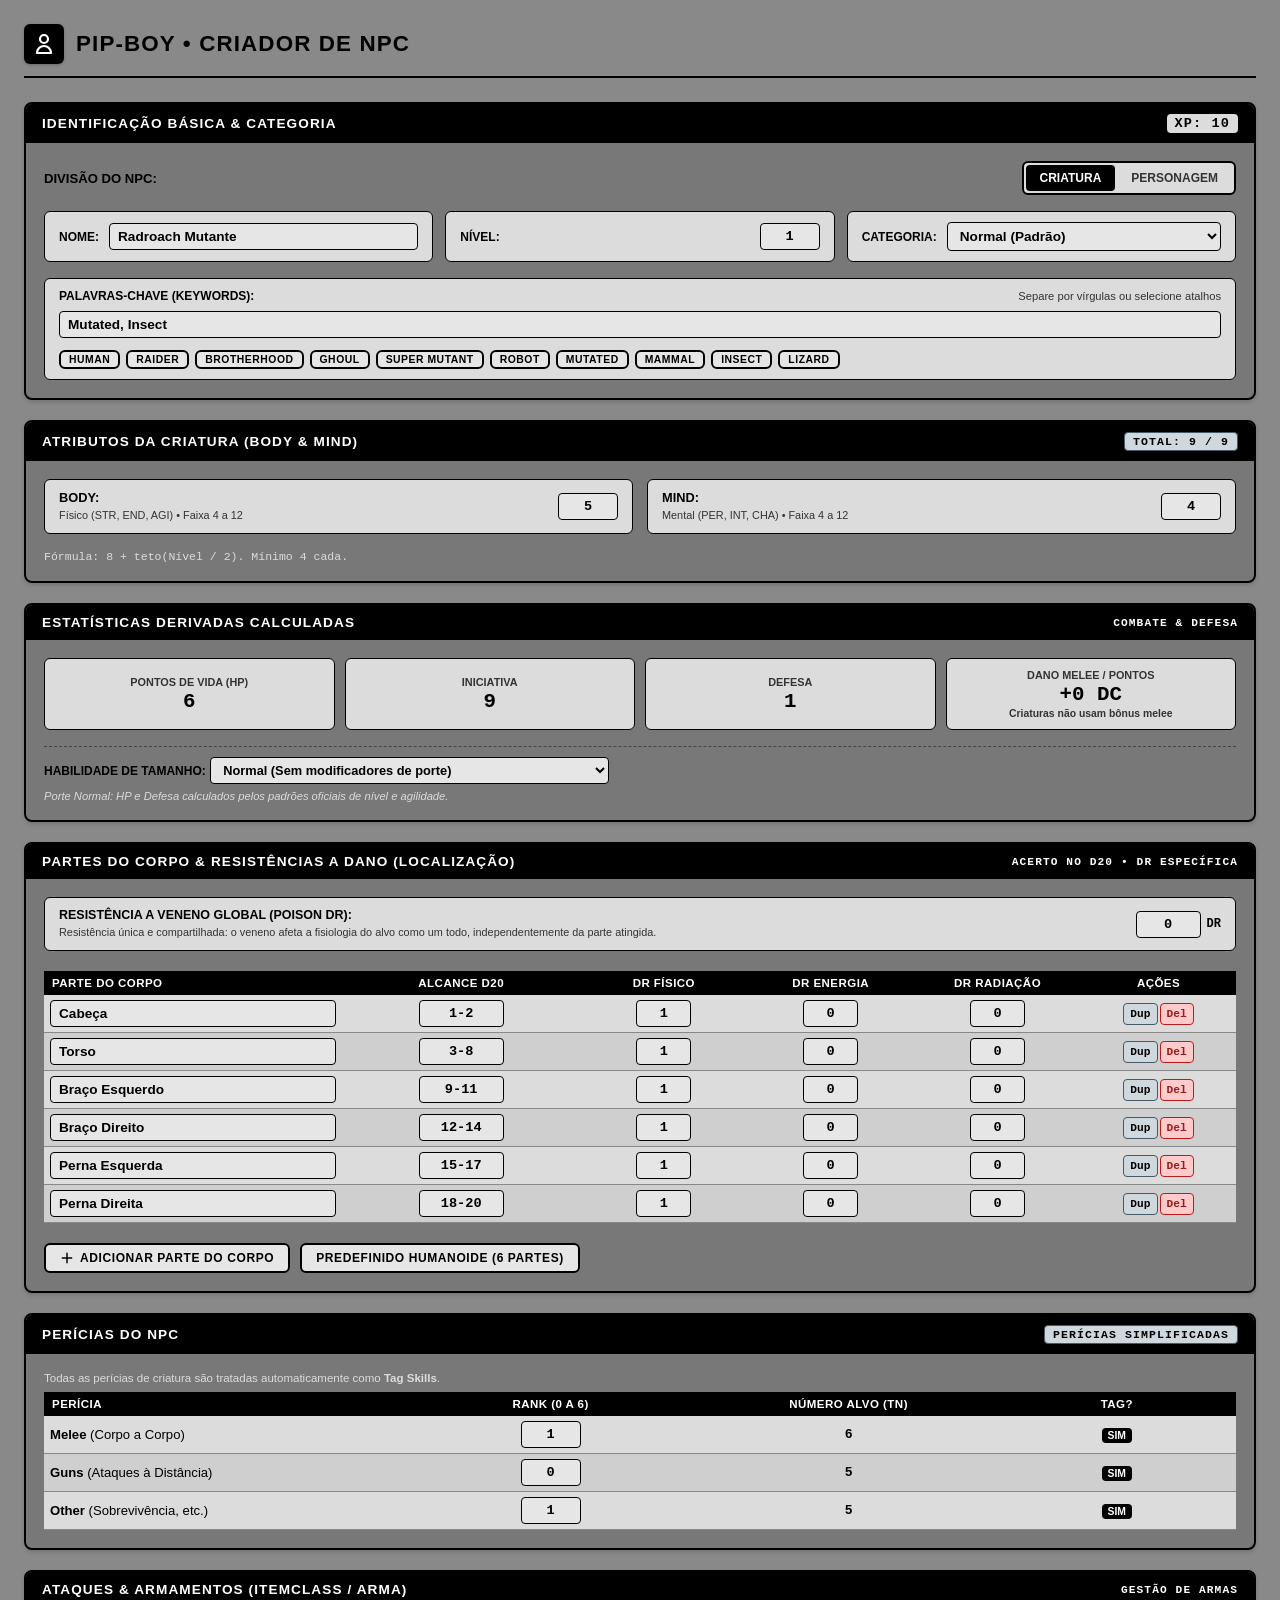
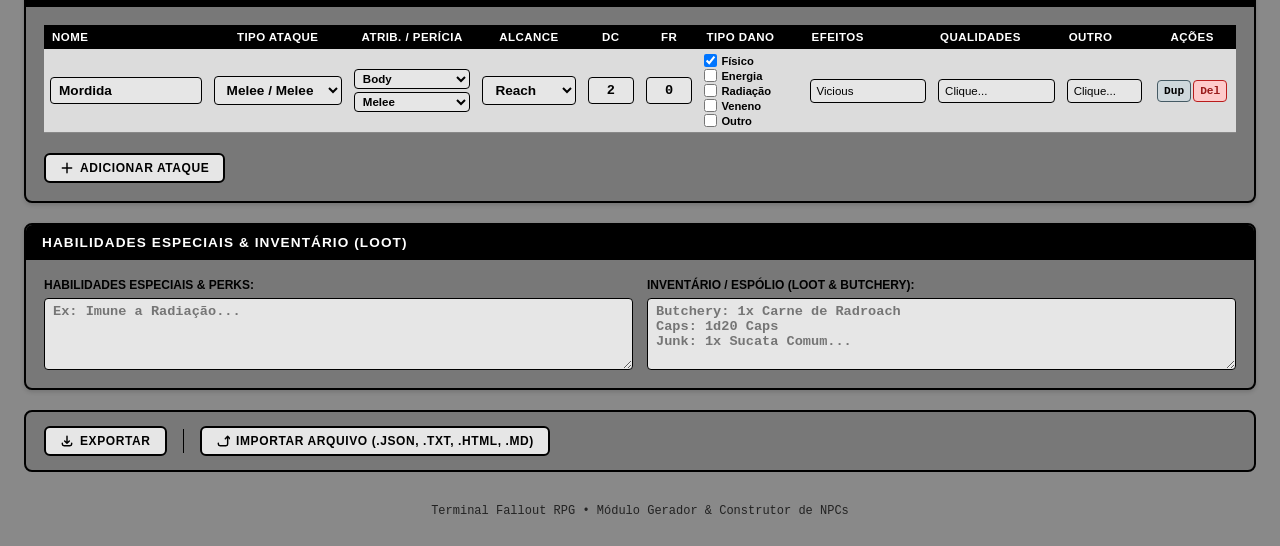
<file: criadorDeNPC.html>
<!DOCTYPE html>
<html lang="pt-BR">
<head>
  <meta charset="UTF-8">
  <meta name="viewport" content="width=device-width, initial-scale=1.0">
  <title>Criador de NPC - Pip-Boy Terminal</title>

  <style>
    /* =======================================================
       1. VARIÁVEIS & RESET CSS (Paleta Cinza #898989)
       ======================================================= */
    :root {
      --vault-bg: #898989;
      --vault-paper: #e2e2e2;
      --vault-header: #000000;
      --vault-card: #787878;
      --vault-border: #000000;
      --vault-text: #000000;
      --vault-dim: #333333;
      --vault-green: #222222;
      --vault-accent: #444444;
      --vault-accent-light: #b0b0b0;
      --vault-alert: #991b1b;
      --vault-cell-bg: #dcdcdc;
      --vault-cell-alt: #cfcfcf;

      --font-display: 'Segoe UI', -apple-system, BlinkMacSystemFont, 'Arial', sans-serif;
      --font-sans: -apple-system, BlinkMacSystemFont, 'Segoe UI', Roboto, Helvetica, Arial, sans-serif;
      --font-mono: 'Consolas', 'Courier New', 'Lucida Console', monospace;
    }

    * {
      box-sizing: border-box;
      margin: 0;
      padding: 0;
    }

    body {
      background-color: var(--vault-bg);
      color: var(--vault-text);
      font-family: var(--font-sans);
      min-height: 100vh;
      padding: 16px;
      display: flex;
      flex-direction: column;
      justify-content: space-between;
    }

    @media (min-width: 640px) {
      body { padding: 24px; }
    }

    .app-container {
      max-width: 1240px;
      width: 100%;
      margin: 0 auto;
    }

    input[type=number]::-webkit-inner-spin-button, 
    input[type=number]::-webkit-outer-spin-button { 
      -webkit-appearance: none; 
      margin: 0; 
    }
    input[type=number] {
      -moz-appearance: textfield;
      font-family: var(--font-mono);
      font-weight: 700;
      color: var(--vault-text);
    }

    .hidden {
      display: none !important;
    }

    .custom-scrollbar::-webkit-scrollbar {
      width: 7px;
      height: 7px;
    }
    .custom-scrollbar::-webkit-scrollbar-track {
      background: #777777;
    }
    .custom-scrollbar::-webkit-scrollbar-thumb {
      background: #444444;
      border-radius: 4px;
    }

    /* =======================================================
       2. CABEÇALHO
       ======================================================= */
    header {
      margin-bottom: 24px;
    }

    .header-top {
      display: flex;
      flex-direction: row;
      align-items: center;
      justify-content: space-between;
      border-bottom: 2px solid var(--vault-header);
      padding-bottom: 12px;
      flex-wrap: wrap;
      gap: 12px;
    }

    .header-brand {
      display: flex;
      align-items: center;
      gap: 12px;
    }

    .header-icon {
      display: inline-flex;
      align-items: center;
      justify-content: center;
      width: 40px;
      height: 40px;
      background-color: var(--vault-header);
      color: #ffffff;
      border-radius: 6px;
      box-shadow: 0 1px 3px rgba(0,0,0,0.25);
    }

    .header-title {
      font-family: var(--font-display);
      font-size: 1.4rem;
      letter-spacing: 0.05em;
      text-transform: uppercase;
      color: var(--vault-header);
      font-weight: 800;
    }

    /* =======================================================
       3. ESTRUTURA DOS CARDS & FORMULÁRIO
       ======================================================= */
    .module-grid {
      display: flex;
      flex-direction: column;
      gap: 20px;
    }

    .card {
      border: 2px solid var(--vault-border);
      border-radius: 8px;
      background-color: var(--vault-card);
      overflow: hidden;
      box-shadow: 0 2px 4px rgba(0,0,0,0.15);
    }

    .card-header {
      background-color: var(--vault-header);
      color: #ffffff;
      padding: 10px 16px;
      font-family: var(--font-display);
      text-transform: uppercase;
      letter-spacing: 0.08em;
      font-size: 0.85rem;
      font-weight: 700;
      display: flex;
      justify-content: space-between;
      align-items: center;
      flex-wrap: wrap;
      gap: 8px;
    }

    .card-body {
      padding: 18px;
      display: flex;
      flex-direction: column;
      gap: 16px;
    }

    .form-grid-2 {
      display: grid;
      grid-template-columns: 1fr;
      gap: 14px;
    }
    @media (min-width: 640px) {
      .form-grid-2 { grid-template-columns: repeat(2, 1fr); }
    }

    .form-grid-3 {
      display: grid;
      grid-template-columns: 1fr;
      gap: 12px;
    }
    @media (min-width: 640px) {
      .form-grid-3 { grid-template-columns: repeat(3, 1fr); }
    }

    .cell-box {
      background-color: var(--vault-cell-bg);
      border: 1.5px solid var(--vault-border);
      border-radius: 6px;
      padding: 10px 14px;
      display: flex;
      justify-content: space-between;
      align-items: center;
      gap: 10px;
      flex-wrap: wrap;
    }

    .input-styled {
      padding: 5px 8px;
      border: 1.5px solid var(--vault-border);
      border-radius: 4px;
      background: #e6e6e6;
      font-size: 0.85rem;
      color: var(--vault-text);
      font-weight: 600;
    }
    .input-styled:focus {
      outline: none;
      background: #f0f0f0;
      border-color: #000;
    }

    .input-num {
      width: 60px;
      text-align: center;
      font-family: var(--font-mono);
      font-weight: 700;
    }

    select.input-styled {
      cursor: pointer;
      font-family: var(--font-sans);
    }

    /* Toggle pill groups */
    .toggle-group {
      display: inline-flex;
      border: 2px solid var(--vault-border);
      border-radius: 6px;
      padding: 2px;
      background: var(--vault-cell-bg);
      gap: 2px;
    }

    .toggle-group label {
      cursor: pointer;
    }

    .toggle-group input[type=radio] {
      display: none;
    }

    .toggle-pill {
      padding: 6px 14px;
      border-radius: 4px;
      font-family: var(--font-display);
      text-transform: uppercase;
      font-size: 0.75rem;
      font-weight: 800;
      display: block;
      color: var(--vault-dim);
      transition: all 0.15s;
    }

    .toggle-group input[type=radio]:checked + .toggle-pill {
      background-color: var(--vault-header);
      color: #ffffff;
    }

    /* Botões estilo Pip-Boy */
    .btn-pipboy-action {
      padding: 6px 14px;
      font-family: var(--font-display);
      font-size: 0.75rem;
      text-transform: uppercase;
      letter-spacing: 0.05em;
      font-weight: 800;
      color: #000000;
      background-color: #e6e6e6;
      border: 2px solid #000000;
      border-radius: 6px;
      cursor: pointer;
      display: inline-flex;
      align-items: center;
      gap: 6px;
      transition: background 0.15s, transform 0.05s;
    }
    .btn-pipboy-action:hover {
      background-color: #cccccc;
    }
    .btn-pipboy-action:active {
      transform: scale(0.96);
    }

    .btn-row-action {
      padding: 4px 6px;
      font-family: var(--font-mono);
      font-size: 0.7rem;
      font-weight: 800;
      border-radius: 4px;
      cursor: pointer;
      transition: all 0.15s;
      margin: 1px;
    }

    .btn-row-duplicate {
      color: #000000;
      background: #cfd8dc;
      border: 1.5px solid #455a64;
    }
    .btn-row-duplicate:hover {
      background: #b0bec5;
    }

    .btn-remove {
      padding: 4px 6px;
      font-family: var(--font-mono);
      font-size: 0.7rem;
      font-weight: 800;
      color: #991b1b;
      background: #fecaca;
      border: 1.5px solid #b91c1c;
      border-radius: 4px;
      cursor: pointer;
      margin: 1px;
    }
    .btn-remove:hover {
      background: #fca5a5;
    }

    .btn-table-text-trigger {
      display: block;
      width: 100%;
      max-width: 100%;
      text-align: left;
      padding: 5px 6px;
      background: #e6e6e6;
      border: 1.5px solid var(--vault-border);
      border-radius: 4px;
      cursor: pointer;
      font-size: 0.72rem;
      font-family: var(--font-sans);
      color: var(--vault-text);
      white-space: nowrap;
      overflow: hidden;
      text-overflow: ellipsis;
      box-sizing: border-box;
      transition: background 0.15s;
    }
    .btn-table-text-trigger:hover {
      background: #d4d4d4;
    }

    /* Estatísticas Derivadas Resumo */
    .stat-badge-grid {
      display: grid;
      grid-template-columns: repeat(2, 1fr);
      gap: 10px;
    }
    @media (min-width: 768px) {
      .stat-badge-grid { grid-template-columns: repeat(4, 1fr); }
    }

    .stat-badge-box {
      background: var(--vault-cell-bg);
      border: 1.5px solid var(--vault-border);
      border-radius: 6px;
      padding: 10px;
      text-align: center;
      display: flex;
      flex-direction: column;
      justify-content: center;
      align-items: center;
    }

    .stat-badge-label {
      font-size: 0.68rem;
      text-transform: uppercase;
      font-weight: 800;
      color: var(--vault-dim);
      display: block;
      margin-bottom: 2px;
    }

    .stat-badge-val {
      font-family: var(--font-mono);
      font-size: 1.3rem;
      font-weight: 900;
      color: var(--vault-header);
    }

    .badge-pill-budget {
      padding: 2px 8px;
      border-radius: 4px;
      font-family: var(--font-mono);
      font-size: 0.72rem;
      font-weight: 800;
      display: inline-block;
    }

    .budget-ok { background: #cfd8dc; color: #000000; border: 1px solid #455a64; }
    .budget-alert { background: #fee2e2; color: #991b1b; border: 1px solid #dc2626; }

    /* Tabelas */
    .compact-table {
      width: 100%;
      border-collapse: collapse;
      text-align: left;
    }
    .compact-table th {
      background-color: var(--vault-header);
      color: #ffffff;
      font-family: var(--font-display);
      text-transform: uppercase;
      font-size: 0.72rem;
      letter-spacing: 0.04em;
      padding: 6px 8px;
      white-space: nowrap;
    }
    .compact-table td {
      padding: 5px 6px;
      border-bottom: 1px solid #888888;
      font-size: 0.82rem;
      vertical-align: middle;
      overflow: hidden;
    }

    .row-odd { background-color: var(--vault-cell-bg); }
    .row-even { background-color: var(--vault-cell-alt); }

    .tag-badge {
      font-size: 0.65rem;
      font-weight: 800;
      text-transform: uppercase;
      padding: 2px 6px;
      background-color: #000000;
      color: #ffffff;
      border-radius: 4px;
    }

    .damage-types-column {
      display: flex;
      flex-direction: column;
      gap: 2px;
      font-size: 0.7rem;
      font-family: var(--font-sans);
      user-select: none;
    }

    .damage-checkbox-label {
      display: flex;
      align-items: center;
      gap: 4px;
      cursor: pointer;
      color: var(--vault-text);
      font-weight: 600;
      white-space: nowrap;
    }

    .damage-checkbox-label input[type="checkbox"] {
      cursor: pointer;
    }

    .damage-checkbox-label input[type="checkbox"]:disabled + span {
      opacity: 0.45;
      cursor: not-allowed;
    }

    /* Modais / Popups */
    .modal-overlay {
      position: fixed;
      top: 0;
      left: 0;
      right: 0;
      bottom: 0;
      background: rgba(0, 0, 0, 0.75);
      display: flex;
      align-items: center;
      justify-content: center;
      z-index: 1000;
      padding: 16px;
    }

    .modal-dialog {
      background: var(--vault-card);
      border: 2px solid var(--vault-border);
      border-radius: 8px;
      max-width: 580px;
      width: 100%;
      box-shadow: 0 10px 25px rgba(0,0,0,0.5);
      overflow: hidden;
    }

    .modal-export-row {
      display: flex;
      align-items: center;
      justify-content: space-between;
      padding: 10px 14px;
      background: var(--vault-cell-bg);
      border: 1.5px solid var(--vault-border);
      border-radius: 6px;
      gap: 10px;
      flex-wrap: wrap;
    }

    .modal-export-label {
      font-family: var(--font-display);
      font-weight: 800;
      font-size: 0.85rem;
      text-transform: uppercase;
      letter-spacing: 0.05em;
    }

    .modal-export-actions {
      display: flex;
      gap: 8px;
      flex-wrap: wrap;
    }

    footer {
      margin-top: 32px;
      text-align: center;
      font-size: 0.75rem;
      color: #222222;
      font-family: var(--font-mono);
    }
  </style>
</head>

<body>
  <div class="app-container">

    <!-- Header -->
    <header>
      <div class="header-top">
        <div class="header-brand">
          <span class="header-icon">
            <svg width="24" height="24" fill="none" stroke="currentColor" viewBox="0 0 24 24">
              <path stroke-linecap="round" stroke-linejoin="round" stroke-width="2.2" d="M16 7a4 4 0 11-8 0 4 4 0 018 0zM12 14a7 7 0 00-7 7h14a7 7 0 00-7-7z"></path>
            </svg>
          </span>
          <h1 class="header-title">Pip-Boy &bull; Criador de NPC</h1>
        </div>
      </div>
    </header>

    <main class="module-grid">

      <!-- CARD 1: TIPO, CATEGORIA E IDENTIFICAÇÃO -->
      <section class="card">
        <div class="card-header">
          <span>Identificação Básica &amp; Categoria</span>
          <span id="badge-xp-reward" style="font-family: var(--font-mono); background: #dcdcdc; color: #000; padding: 2px 8px; border-radius: 4px; font-weight: 800;">XP: 10</span>
        </div>
        <div class="card-body">
          
          <div style="display: flex; justify-content: space-between; align-items: center; flex-wrap: wrap; gap: 10px;">
            <span style="font-size: 0.82rem; font-weight: 800; text-transform: uppercase;">Divisão do NPC:</span>
            <div class="toggle-group">
              <label>
                <input type="radio" name="npc-nature" value="creature" checked>
                <span class="toggle-pill">Criatura</span>
              </label>
              <label>
                <input type="radio" name="npc-nature" value="character">
                <span class="toggle-pill">Personagem</span>
              </label>
            </div>
          </div>

          <div class="form-grid-3">
            <div class="cell-box">
              <label for="input-npc-name" style="font-size: 0.75rem; font-weight: 700; text-transform: uppercase;">Nome:</label>
              <input type="text" id="input-npc-name" value="Radroach Mutante" class="input-styled" style="flex: 1;">
            </div>

            <div class="cell-box">
              <label for="input-npc-level" style="font-size: 0.75rem; font-weight: 700; text-transform: uppercase;">Nível:</label>
              <input type="number" id="input-npc-level" value="1" min="1" max="99" step="1" class="input-styled input-num">
            </div>

            <div class="cell-box">
              <label for="select-npc-type" style="font-size: 0.75rem; font-weight: 700; text-transform: uppercase;">Categoria:</label>
              <select id="select-npc-type" class="input-styled" style="flex: 1;"></select>
            </div>
          </div>

          <div class="cell-box" style="flex-direction: column; align-items: stretch; gap: 8px;">
            <div style="display: flex; justify-content: space-between; align-items: center;">
              <span style="font-size: 0.75rem; font-weight: 800; text-transform: uppercase;">Palavras-Chave (Keywords):</span>
              <span style="font-size: 0.7rem; color: var(--vault-dim);">Separe por vírgulas ou selecione atalhos</span>
            </div>
            <input type="text" id="input-npc-keywords" value="Mutated, Insect" class="input-styled" placeholder="Ex: Human, Raider, Brotherhood, Mutated...">
            <div style="flex-wrap: wrap; gap: 6px; padding-top: 4px; display: flex;">
              <button type="button" class="btn-keyword-tag btn-pipboy-action" style="padding: 2px 8px; font-size: 0.65rem;" data-kw="Human">Human</button>
              <button type="button" class="btn-keyword-tag btn-pipboy-action" style="padding: 2px 8px; font-size: 0.65rem;" data-kw="Raider">Raider</button>
              <button type="button" class="btn-keyword-tag btn-pipboy-action" style="padding: 2px 8px; font-size: 0.65rem;" data-kw="Brotherhood">Brotherhood</button>
              <button type="button" class="btn-keyword-tag btn-pipboy-action" style="padding: 2px 8px; font-size: 0.65rem;" data-kw="Ghoul">Ghoul</button>
              <button type="button" class="btn-keyword-tag btn-pipboy-action" style="padding: 2px 8px; font-size: 0.65rem;" data-kw="Super Mutant">Super Mutant</button>
              <button type="button" class="btn-keyword-tag btn-pipboy-action" style="padding: 2px 8px; font-size: 0.65rem;" data-kw="Robot">Robot</button>
              <button type="button" class="btn-keyword-tag btn-pipboy-action" style="padding: 2px 8px; font-size: 0.65rem;" data-kw="Mutated">Mutated</button>
              <button type="button" class="btn-keyword-tag btn-pipboy-action" style="padding: 2px 8px; font-size: 0.65rem;" data-kw="Mammal">Mammal</button>
              <button type="button" class="btn-keyword-tag btn-pipboy-action" style="padding: 2px 8px; font-size: 0.65rem;" data-kw="Insect">Insect</button>
              <button type="button" class="btn-keyword-tag btn-pipboy-action" style="padding: 2px 8px; font-size: 0.65rem;" data-kw="Lizard">Lizard</button>
            </div>
          </div>

        </div>
      </section>

      <!-- CARD 2: ATRIBUTOS -->
      <section class="card">
        <div class="card-header">
          <span id="label-attr-header-title">Atributos da Criatura (Body &amp; Mind)</span>
          <span id="badge-attr-budget" class="badge-pill-budget budget-ok">Total: 0 / 0</span>
        </div>
        <div class="card-body">

          <div id="panel-attr-creature" class="form-grid-2">
            <div class="cell-box">
              <div>
                <strong style="font-size: 0.8rem; text-transform: uppercase; display: block;">Body:</strong>
                <span style="font-size: 0.68rem; color: var(--vault-dim);">Físico (STR, END, AGI) &bull; Faixa 4 a 12</span>
              </div>
              <input type="number" id="input-creature-body" value="5" min="4" max="14" step="1" class="input-styled input-num">
            </div>

            <div class="cell-box">
              <div>
                <strong style="font-size: 0.8rem; text-transform: uppercase; display: block;">Mind:</strong>
                <span style="font-size: 0.68rem; color: var(--vault-dim);">Mental (PER, INT, CHA) &bull; Faixa 4 a 12</span>
              </div>
              <input type="number" id="input-creature-mind" value="4" min="4" max="14" step="1" class="input-styled input-num">
            </div>
          </div>

          <div id="panel-attr-character" class="hidden">
            <div style="display: grid; grid-template-columns: repeat(auto-fit, minmax(130px, 1fr)); gap: 10px;">
              <div class="cell-box" style="flex-direction: column; align-items: center; gap: 4px;">
                <span style="font-size: 0.72rem; font-weight: 800;">FORÇA (STR)</span>
                <input type="number" id="char-attr-S" value="5" min="4" max="10" step="1" class="input-styled input-num">
              </div>
              <div class="cell-box" style="flex-direction: column; align-items: center; gap: 4px;">
                <span style="font-size: 0.72rem; font-weight: 800;">PERCEPÇÃO (PER)</span>
                <input type="number" id="char-attr-P" value="5" min="4" max="10" step="1" class="input-styled input-num">
              </div>
              <div class="cell-box" style="flex-direction: column; align-items: center; gap: 4px;">
                <span style="font-size: 0.72rem; font-weight: 800;">RESISTÊNCIA (END)</span>
                <input type="number" id="char-attr-E" value="5" min="4" max="10" step="1" class="input-styled input-num">
              </div>
              <div class="cell-box" style="flex-direction: column; align-items: center; gap: 4px;">
                <span style="font-size: 0.72rem; font-weight: 800;">CARISMA (CHA)</span>
                <input type="number" id="char-attr-C" value="5" min="4" max="10" step="1" class="input-styled input-num">
              </div>
              <div class="cell-box" style="flex-direction: column; align-items: center; gap: 4px;">
                <span style="font-size: 0.72rem; font-weight: 800;">INTELIGÊNCIA (INT)</span>
                <input type="number" id="char-attr-I" value="5" min="4" max="10" step="1" class="input-styled input-num">
              </div>
              <div class="cell-box" style="flex-direction: column; align-items: center; gap: 4px;">
                <span style="font-size: 0.72rem; font-weight: 800;">AGILIDADE (AGI)</span>
                <input type="number" id="char-attr-A" value="5" min="4" max="10" step="1" class="input-styled input-num">
              </div>
              <div class="cell-box" style="flex-direction: column; align-items: center; gap: 4px;">
                <span style="font-size: 0.72rem; font-weight: 800;">SORTE (LCK)</span>
                <input type="number" id="char-attr-L" value="5" min="4" max="10" step="1" class="input-styled input-num">
              </div>
            </div>
          </div>

          <div id="attr-formula-hint" style="font-size: 0.72rem; color: #dcdcdc; font-family: var(--font-mono);">
            Regra: Body + Mind = 8 + teto(Nível / 2). Mínimo 4 cada.
          </div>

        </div>
      </section>

      <!-- CARD 3: ESTATÍSTICAS DERIVADAS -->
      <section class="card">
        <div class="card-header">
          <span>Estatísticas Derivadas Calculadas</span>
          <span style="font-size: 0.7rem; font-family: var(--font-mono);">Combate &amp; Defesa</span>
        </div>
        <div class="card-body">
          <div class="stat-badge-grid">
            <div class="stat-badge-box">
              <span class="stat-badge-label">Pontos de Vida (HP)</span>
              <span id="calc-disp-hp" class="stat-badge-val">6</span>
            </div>
            <div class="stat-badge-box">
              <span class="stat-badge-label">Iniciativa</span>
              <span id="calc-disp-initiative" class="stat-badge-val">9</span>
            </div>
            <div class="stat-badge-box">
              <span class="stat-badge-label">Defesa</span>
              <span id="calc-disp-defense" class="stat-badge-val">1</span>
            </div>
            <div class="stat-badge-box">
              <span class="stat-badge-label">Dano Melee / Pontos</span>
              <span id="calc-disp-melee" class="stat-badge-val">+0 DC</span>
              <span id="calc-disp-melee-formula" style="font-size: 0.65rem; color: var(--vault-dim); font-weight: 700; margin-top: 2px;">
                Criaturas não usam bônus melee
              </span>
            </div>
          </div>

          <div style="border-top: 1px dashed #444; padding-top: 10px; display: flex; flex-direction: column; gap: 6px;">
            <div style="display: flex; justify-content: space-between; align-items: center; flex-wrap: wrap; gap: 10px;">
              <div style="display: align-items: center; gap: 8px;">
                <label for="select-npc-size" style="font-size: 0.75rem; font-weight: 800; text-transform: uppercase;">Habilidade de Tamanho:</label>
                <select id="select-npc-size" class="input-styled" style="padding: 4px 8px; font-size: 0.8rem;">
                  <option value="normal" selected>Normal (Sem modificadores de porte)</option>
                  <option value="big">Big (+4 HP Base em criaturas &bull; Vantagens de porte pesado)</option>
                  <option value="little">Little (-2 HP Base &bull; +1 Defesa base por silhueta pequena)</option>
                </select>
              </div>
              <div id="box-char-luck-points" class="hidden" style="font-family: var(--font-mono); font-size: 0.8rem; font-weight: 800;">
                Pontos de Sorte (Luck): <span id="calc-disp-luck-points" style="color: #000000;">0</span>
              </div>
            </div>
            <span id="size-effect-desc" style="font-size: 0.7rem; color: #dcdcdc; font-style: italic;">
              Porte Normal: HP e Defesa calculados pelos padrões oficiais de nível e agilidade.
            </span>
          </div>
        </div>
      </section>

      <!-- CARD 4: PARTES DO CORPO & RESISTÊNCIAS -->
      <section class="card">
        <div class="card-header">
          <span>Partes do Corpo &amp; Resistências a Dano (Localização)</span>
          <span style="font-size: 0.7rem; font-family: var(--font-mono);">Acerto no d20 &bull; DR Específica</span>
        </div>
        <div class="card-body">
          
          <div class="cell-box" style="margin-bottom: 4px;">
            <div>
              <label for="input-dr-poison-global" style="font-size: 0.78rem; font-weight: 800; text-transform: uppercase; color: #000; display: block;">
                Resistência a Veneno Global (Poison DR):
              </label>
              <span style="font-size: 0.68rem; color: var(--vault-dim);">
                Resistência única e compartilhada: o veneno afeta a fisiologia do alvo como um todo, independentemente da parte atingida.
              </span>
            </div>
            <div style="display: flex; align-items: center; gap: 6px;">
              <input type="number" id="input-dr-poison-global" value="0" min="0" max="99" class="input-styled input-num" style="width: 65px;">
              <span style="font-family: var(--font-mono); font-weight: 800; font-size: 0.75rem;">DR</span>
            </div>
          </div>

          <div class="custom-scrollbar" style="overflow-x: auto;">
            <table class="compact-table">
              <thead>
                <tr>
                  <th style="width: 25%;">Parte do Corpo</th>
                  <th style="width: 20%; text-align: center;">Alcance d20</th>
                  <th style="width: 14%; text-align: center;">DR Físico</th>
                  <th style="width: 14%; text-align: center;">DR Energia</th>
                  <th style="width: 14%; text-align: center;">DR Radiação</th>
                  <th style="width: 13%; text-align: center;">Ações</th>
                </tr>
              </thead>
              <tbody id="tbody-body-parts"></tbody>
            </table>
          </div>

          <div style="display: flex; gap: 10px; align-items: center; justify-content: flex-start; padding-top: 4px; flex-wrap: wrap;">
            <button id="btn-add-body-part" type="button" class="btn-pipboy-action">
              <svg width="14" height="14" fill="none" stroke="currentColor" viewBox="0 0 24 24">
                <path stroke-linecap="round" stroke-linejoin="round" stroke-width="2.5" d="M12 4v16m8-8H4"></path>
              </svg>
              Adicionar Parte do Corpo
            </button>
            <button id="btn-preset-human-parts" type="button" class="btn-pipboy-action">
              Predefinido Humanoide (6 Partes)
            </button>
          </div>
        </div>
      </section>

      <!-- CARD 5: PERÍCIAS -->
      <section class="card">
        <div class="card-header">
          <span>Perícias do NPC</span>
          <span id="badge-skills-budget" class="badge-pill-budget budget-ok">Perícias Simplificadas</span>
        </div>
        <div class="card-body">
          
          <div id="panel-skills-creature">
            <div style="margin-bottom: 8px; font-size: 0.72rem; color: #dcdcdc;">
              Todas as perícias de criatura são tratadas automaticamente como <strong>Tag Skills</strong>.
            </div>
            <div class="custom-scrollbar" style="overflow-x: auto;">
              <table class="compact-table">
                <thead>
                  <tr>
                    <th style="width: 30%;">Perícia</th>
                    <th style="width: 25%; text-align: center;">Rank (0 a 6)</th>
                    <th style="width: 25%; text-align: center;">Número Alvo (TN)</th>
                    <th style="width: 20%; text-align: center;">Tag?</th>
                  </tr>
                </thead>
                <tbody>
                  <tr class="row-odd">
                    <td><strong>Melee</strong> (Corpo a Corpo)</td>
                    <td style="text-align: center;"><input type="number" id="skill-cr-melee" value="1" min="0" max="6" class="input-styled input-num" style="width: 60px;"></td>
                    <td id="tn-cr-melee" style="text-align: center; font-family: var(--font-mono); font-weight: 800;">6</td>
                    <td style="text-align: center;"><span class="tag-badge">SIM</span></td>
                  </tr>
                  <tr class="row-even">
                    <td><strong>Guns</strong> (Ataques à Distância)</td>
                    <td style="text-align: center;"><input type="number" id="skill-cr-guns" value="0" min="0" max="6" class="input-styled input-num" style="width: 60px;"></td>
                    <td id="tn-cr-guns" style="text-align: center; font-family: var(--font-mono); font-weight: 800;">4</td>
                    <td style="text-align: center;"><span class="tag-badge">SIM</span></td>
                  </tr>
                  <tr class="row-odd">
                    <td><strong>Other</strong> (Sobrevivência, etc.)</td>
                    <td style="text-align: center;"><input type="number" id="skill-cr-other" value="1" min="0" max="6" class="input-styled input-num" style="width: 60px;"></td>
                    <td id="tn-cr-other" style="text-align: center; font-family: var(--font-mono); font-weight: 800;">5</td>
                    <td style="text-align: center;"><span class="tag-badge">SIM</span></td>
                  </tr>
                </tbody>
              </table>
            </div>
          </div>

          <div id="panel-skills-character" class="hidden">
            <div style="display: flex; justify-content: space-between; align-items: center; margin-bottom: 8px; flex-wrap: wrap; gap: 8px;">
              <span style="font-size: 0.72rem; color: #dcdcdc;">
                Tags permitidas: <strong id="disp-tags-max">2</strong> | Pontos adicionais (INT + Nível): <strong id="disp-extra-skill-pts">6</strong>
              </span>
              <span id="disp-tag-counter" style="font-size: 0.72rem; font-weight: 800; font-family: var(--font-mono);">Tags: 0 / 2</span>
            </div>
            <div class="custom-scrollbar" style="overflow-x: auto; max-height: 280px;">
              <table class="compact-table">
                <thead>
                  <tr>
                    <th>Perícia</th>
                    <th style="text-align: center; width: 25%;">Rank (0-5)</th>
                    <th style="text-align: center; width: 20%;">Tag?</th>
                  </tr>
                </thead>
                <tbody id="tbody-char-skills"></tbody>
              </table>
            </div>
          </div>

        </div>
      </section>

      <!-- CARD 6: ATAQUES & ARMAS -->
      <section class="card">
        <div class="card-header">
          <span>Ataques &amp; Armamentos (ItemClass / Arma)</span>
          <span style="font-size: 0.7rem; font-family: var(--font-mono);">Gestão de Armas</span>
        </div>
        <div class="card-body">
          <div class="custom-scrollbar" style="overflow-x: auto; width: 100%;">
            <table class="compact-table" style="min-width: 1020px; width: 100%; table-layout: fixed;">
              <thead>
                <tr>
                  <th style="width: 140px;">Nome</th>
                  <th style="width: 120px; text-align: center;">Tipo Ataque</th>
                  <th style="width: 110px; text-align: center;">Atrib. / Perícia</th>
                  <th style="width: 90px; text-align: center;">Alcance</th>
                  <th style="width: 50px; text-align: center;">DC</th>
                  <th style="width: 50px; text-align: center;">FR</th>
                  <th style="width: 90px; text-align: left;">Tipo Dano</th>
                  <th style="width: 110px;">Efeitos</th>
                  <th style="width: 110px;">Qualidades</th>
                  <th style="width: 75px;">Outro</th>
                  <th style="width: 75px; text-align: center;">Ações</th>
                </tr>
              </thead>
              <tbody id="tbody-attacks"></tbody>
            </table>
          </div>

          <div style="padding-top: 4px;">
            <button id="btn-add-attack" type="button" class="btn-pipboy-action">
              <svg width="14" height="14" fill="none" stroke="currentColor" viewBox="0 0 24 24">
                <path stroke-linecap="round" stroke-linejoin="round" stroke-width="2.5" d="M12 4v16m8-8H4"></path>
              </svg>
              Adicionar Ataque
            </button>
          </div>
        </div>
      </section>

      <!-- CARD 7: HABILIDADES ESPECIAIS & INVENTÁRIO -->
      <section class="card">
        <div class="card-header">
          <span>Habilidades Especiais &amp; Inventário (Loot)</span>
        </div>
        <div class="card-body">
          <div class="form-grid-2">
            <div style="display: flex; flex-direction: column; gap: 6px;">
              <label for="text-npc-abilities" style="font-size: 0.75rem; font-weight: 800; text-transform: uppercase;">
                Habilidades Especiais &amp; Perks:
              </label>
              <textarea id="text-npc-abilities" rows="4" class="input-styled custom-scrollbar" style="width: 100%; resize: vertical;" placeholder="Ex: Imune a Radiação..."></textarea>
            </div>

            <div style="display: flex; flex-direction: column; gap: 6px;">
              <label for="text-npc-inventory" style="font-size: 0.75rem; font-weight: 800; text-transform: uppercase;">
                Inventário / Espólio (Loot &amp; Butchery):
              </label>
              <textarea id="text-npc-inventory" rows="4" class="input-styled custom-scrollbar" style="width: 100%; resize: vertical;" placeholder="Butchery: 1x Carne de Radroach&#10;Caps: 1d20 Caps&#10;Junk: 1x Sucata Comum..."></textarea>
            </div>
          </div>
        </div>
      </section>

      <!-- CARD 8: MUTAÇÕES LENDÁRIAS (SOMENTE LEGENDARY / MAJOR) -->
      <section id="card-legendary-mutations" class="card hidden">
        <div class="card-header">
          <span>Mutações Lendárias (Legendary / Major)</span>
          <span style="font-size: 0.7rem; font-family: var(--font-mono);">Ativação em &lt; 50% HP (+1 Turno Extra)</span>
        </div>
        <div class="card-body">
          
          <div style="display: flex; justify-content: space-between; align-items: center; gap: 10px; flex-wrap: wrap;">
            <div style="display: flex; align-items: center; gap: 8px; flex: 1; min-width: 280px;">
              <label for="select-preset-mutation" style="font-size: 0.75rem; font-weight: 800; text-transform: uppercase;">Adicionar Pronta:</label>
              <select id="select-preset-mutation" class="input-styled" style="flex: 1;"></select>
              <button id="btn-add-preset-mutation" type="button" class="btn-pipboy-action">Adicionar</button>
            </div>

            <div>
              <button id="btn-open-create-mutation-modal" type="button" class="btn-pipboy-action">
                <svg width="14" height="14" fill="none" stroke="currentColor" viewBox="0 0 24 24">
                  <path stroke-linecap="round" stroke-linejoin="round" stroke-width="2.5" d="M12 4v16m8-8H4"></path>
                </svg>
                Criar Mutação Customizada
              </button>
            </div>
          </div>

          <div class="custom-scrollbar" style="overflow-x: auto; width: 100%;">
            <table class="compact-table" style="min-width: 800px; width: 100%; table-layout: fixed;">
              <thead>
                <tr>
                  <th style="width: 160px;">Nome</th>
                  <th style="width: 250px;">Efeito Passivo</th>
                  <th style="width: 290px;">Mutação (&lt;50% HP)</th>
                  <th style="width: 80px; text-align: center;">Ações</th>
                </tr>
              </thead>
              <tbody id="tbody-mutations"></tbody>
            </table>
          </div>

        </div>
      </section>

      <!-- BARRA INFERIOR COM BOTÃO ÚNICO DE EXPORTAR -->
      <div style="display: flex; gap: 12px; align-items: center; justify-content: flex-start; padding: 14px 18px; background-color: var(--vault-card); border: 2px solid var(--vault-border); border-radius: 8px; flex-wrap: wrap;">
        
        <button id="btn-open-export-modal" type="button" class="btn-pipboy-action">
          <svg width="14" height="14" fill="none" stroke="currentColor" viewBox="0 0 24 24">
            <path stroke-linecap="round" stroke-linejoin="round" stroke-width="2.5" d="M4 16v1a3 3 0 003 3h10a3 3 0 003-3v-1m-4-4l-4 4m0 0l-4-4m4 4V4"></path>
          </svg>
          Exportar
        </button>

        <div style="height: 24px; width: 1.5px; background: var(--vault-border); margin: 0 4px;"></div>

        <div style="display: flex; align-items: center; gap: 6px; flex-wrap: wrap;">
          <label class="btn-pipboy-action" style="cursor: pointer; margin-bottom: 0;">
            <svg width="14" height="14" fill="none" stroke="currentColor" viewBox="0 0 24 24">
              <path stroke-linecap="round" stroke-linejoin="round" stroke-width="2.5" d="M4 16v1a3 3 0 003 3h10a3 3 0 003-3v-1m-4-8l4-4m0 0l4 4m-4-4v12"></path>
            </svg>
            Importar Arquivo (.json, .txt, .html, .md)
            <input type="file" id="input-import-npc-universal" accept=".json,.txt,.html,.htm,.md" style="display: none;">
          </label>
        </div>

      </div>

      <!-- MODAL DE EXPORTAÇÃO -->
      <div id="export-modal" class="modal-overlay hidden">
        <div class="modal-dialog">
          <div class="card-header">
            <span>Opções de Exportação</span>
            <button id="btn-close-export-modal" type="button" class="btn-remove" style="background:#e6e6e6; color:#000; border-color:#000; font-size:0.8rem; cursor:pointer;">Fechar &times;</button>
          </div>
          <div class="card-body" style="gap: 10px;">
            <div class="modal-export-row">
              <span class="modal-export-label">JSON</span>
              <div class="modal-export-actions">
                <button type="button" class="btn-pipboy-action" onclick="executarExportacao('json', 'download')">Baixar arquivo</button>
                <button type="button" class="btn-pipboy-action" onclick="executarExportacao('json', 'copy')">Copiar para área de transferência</button>
              </div>
            </div>

            <div class="modal-export-row">
              <span class="modal-export-label">HTML</span>
              <div class="modal-export-actions">
                <button type="button" class="btn-pipboy-action" onclick="executarExportacao('html', 'download')">Baixar arquivo</button>
                <button type="button" class="btn-pipboy-action" onclick="executarExportacao('html', 'copy')">Copiar para área de transferência</button>
              </div>
            </div>

            <div class="modal-export-row">
              <span class="modal-export-label">Markdown</span>
              <div class="modal-export-actions">
                <button type="button" class="btn-pipboy-action" onclick="executarExportacao('md', 'download')">Baixar arquivo</button>
                <button type="button" class="btn-pipboy-action" onclick="executarExportacao('md', 'copy')">Copiar para área de transferência</button>
              </div>
            </div>

            <div class="modal-export-row">
              <span class="modal-export-label">Texto Puro</span>
              <div class="modal-export-actions">
                <button type="button" class="btn-pipboy-action" onclick="executarExportacao('txt', 'download')">Baixar arquivo</button>
                <button type="button" class="btn-pipboy-action" onclick="executarExportacao('txt', 'copy')">Copiar para área de transferência</button>
              </div>
            </div>
          </div>
        </div>
      </div>

      <!-- MODAL GENÉRICO PARA EDIÇÃO DE TEXTO LONGO (EFEITOS, QUALIDADES, OUTRO) -->
      <div id="text-edit-modal" class="modal-overlay hidden">
        <div class="modal-dialog">
          <div class="card-header">
            <span id="text-edit-modal-title">Editar Detalhes</span>
            <button id="btn-close-text-edit-modal" type="button" class="btn-remove" style="background:#e6e6e6; color:#000; border-color:#000; font-size:0.8rem; cursor:pointer;">Fechar &times;</button>
          </div>
          <div class="card-body" style="gap: 12px;">
            <textarea id="textarea-modal-editor" rows="6" class="input-styled custom-scrollbar" style="width: 100%; resize: vertical;" placeholder=""></textarea>
            <div style="display: flex; justify-content: flex-end; gap: 8px;">
              <button id="btn-cancel-text-edit" type="button" class="btn-pipboy-action">Cancelar</button>
              <button id="btn-save-text-edit" type="button" class="btn-pipboy-action" style="background-color: #cfd8dc;">Confirmar</button>
            </div>
          </div>
        </div>
      </div>

      <!-- MODAL PARA CRIAÇÃO DE MUTAÇÃO LENDÁRIA CUSTOMIZADA -->
      <div id="create-mutation-modal" class="modal-overlay hidden">
        <div class="modal-dialog" style="max-width: 620px;">
          <div class="card-header">
            <span>Nova Mutação Lendária</span>
            <button id="btn-close-create-mutation-modal" type="button" class="btn-remove" style="background:#e6e6e6; color:#000; border-color:#000; font-size:0.8rem; cursor:pointer;">Fechar &times;</button>
          </div>
          <div class="card-body" style="gap: 12px;">
            <div style="display: flex; flex-direction: column; gap: 4px;">
              <label for="input-custom-mutation-name" style="font-size: 0.75rem; font-weight: 800; text-transform: uppercase;">Nome da Mutação:</label>
              <input type="text" id="input-custom-mutation-name" class="input-styled" placeholder="Ex: Berserk, Regenerativo...">
            </div>

            <div style="display: flex; flex-direction: column; gap: 4px;">
              <label for="textarea-custom-mutation-desc" style="font-size: 0.75rem; font-weight: 800; text-transform: uppercase;">Descrição / Lore:</label>
              <textarea id="textarea-custom-mutation-desc" rows="2" class="input-styled custom-scrollbar" placeholder="Breve contexto narrativo..."></textarea>
            </div>

            <div style="display: flex; flex-direction: column; gap: 4px;">
              <label for="textarea-custom-mutation-passive" style="font-size: 0.75rem; font-weight: 800; text-transform: uppercase;">Efeito Passivo (Constant Effect):</label>
              <textarea id="textarea-custom-mutation-passive" rows="2" class="input-styled custom-scrollbar" placeholder="Efeito constante que sempre se aplica..."></textarea>
            </div>

            <div style="display: flex; flex-direction: column; gap: 4px;">
              <label for="textarea-custom-mutation-active" style="font-size: 0.75rem; font-weight: 800; text-transform: uppercase;">Efeito Ativo ao Mutar (&lt; 50% HP):</label>
              <textarea id="textarea-custom-mutation-active" rows="3" class="input-styled custom-scrollbar" placeholder="Ganha turno extra e este efeito até o fim da cena..."></textarea>
            </div>

            <div style="display: flex; justify-content: flex-end; gap: 8px; margin-top: 6px;">
              <button id="btn-cancel-create-mutation" type="button" class="btn-pipboy-action">Cancelar</button>
              <button id="btn-confirm-create-mutation" type="button" class="btn-pipboy-action" style="background-color: #cfd8dc;">Salvar Mutação</button>
            </div>
          </div>
        </div>
      </div>

    </main>

    <footer>
      Terminal Fallout RPG &bull; Módulo Gerador &amp; Construtor de NPCs
    </footer>
  </div>

  <!-- Importações Compartilhadas das Bibliotecas Externas -->
  <script src="lib_scripts/estastisticasDerivadas.js"></script>
  <script src="lib_scripts/ItemClass.js"></script>
  <script src="lib_scripts/generalUtil.js"></script>
  <script src="lib_scripts/MutacaoLendaria.js"></script>

  <script>
    /* =======================================================
       CONTROLE DE DADOS NÃO SALVOS (CONFIRMAÇÃO AO SAIR/RECARREGAR)
       ======================================================= */
    let hasUnsavedChanges = false;
    function markUnsaved() {
      hasUnsavedChanges = true;
    }

    window.addEventListener("beforeunload", (e) => {
      if (hasUnsavedChanges) {
        e.preventDefault();
        e.returnValue = "";
      }
    });

    /* =======================================================
       ESTADO E CONSTANTES
       ======================================================= */
    const CHARACTER_SKILLS = [
      "Athletics", "Barter", "Big Guns", "Energy Weapons", "Explosives",
      "Lockpick", "Medicine", "Melee Weapons", "Pilot", "Repair",
      "Science", "Small Guns", "Sneak", "Speech", "Survival", "Throwing", "Unarmed"
    ];

    const ATTACK_ATTR_OPTIONS = [
      { group: "Criatura", options: ["Body", "Mind"] },
      { group: "SPECIAL (Personagem)", options: ["STR", "PER", "END", "CHA", "INT", "AGI", "LCK"] }
    ];

    const ATTACK_SKILL_OPTIONS = [
      { group: "Criatura", options: ["Melee", "Guns", "Other"] },
      { group: "Personagem", options: CHARACTER_SKILLS }
    ];

    const ATTACK_TYPE_OPTIONS = [
      "Unarmed",
      "Melee / Melee Weapons",
      "Big Guns",
      "Bows",
      "Small guns",
      "Energy Weapons",
      "Explosives",
      "Throwing",
      "Guns"
    ];

    const ALCANCE_OPTIONS = (typeof Alcance !== "undefined")
      ? Object.values(Alcance)
      : ["Reach", "Close", "Medium", "Long", "Extreme"];

    const DAMAGE_TYPE_CHECKBOXES = [
      { key: "fisico", label: (typeof TipoDeDano !== "undefined" && TipoDeDano.FISICO) ? TipoDeDano.FISICO : "Físico" },
      { key: "energia", label: (typeof TipoDeDano !== "undefined" && TipoDeDano.ENERGIA) ? TipoDeDano.ENERGIA : "Energia" },
      { key: "radiacao", label: (typeof TipoDeDano !== "undefined" && TipoDeDano.RADIACAO) ? TipoDeDano.RADIACAO : "Radiação" },
      { key: "veneno", label: (typeof TipoDeDano !== "undefined" && TipoDeDano.VENENO) ? TipoDeDano.VENENO : "Veneno" },
      { key: "outro", label: (typeof TipoDeDano !== "undefined" && TipoDeDano.OUTRO) ? TipoDeDano.OUTRO : "Outro" }
    ];

    const DEFAULT_BODY_PARTS = [
      { name: "Cabeça", range: "1-2", drPhysical: 1, drEnergy: 0, drRadiation: 0 },
      { name: "Torso", range: "3-8", drPhysical: 1, drEnergy: 0, drRadiation: 0 },
      { name: "Braço Esquerdo", range: "9-11", drPhysical: 1, drEnergy: 0, drRadiation: 0 },
      { name: "Braço Direito", range: "12-14", drPhysical: 1, drEnergy: 0, drRadiation: 0 },
      { name: "Perna Esquerda", range: "15-17", drPhysical: 1, drEnergy: 0, drRadiation: 0 },
      { name: "Perna Direita", range: "18-20", drPhysical: 1, drEnergy: 0, drRadiation: 0 }
    ];

    /* =======================================================
       1. FÁBRICA DE ITENS DE ARMA VIA ITEMCLASS
       ======================================================= */
    function criarItemArma({
      nome = "Novo Ataque",
      peso = 0.0,
      raridade = 0,
      valor = 0,
      tipoAtaque = "Melee / Melee Weapons",
      atributo = "Body",
      pericia = "Melee",
      alcance = (typeof Alcance !== "undefined" && Alcance.CLOSE) ? Alcance.CLOSE : "Close",
      dice = 2,
      fireRate = 0,
      tiposDano = [(typeof TipoDeDano !== "undefined" && TipoDeDano.FISICO) ? TipoDeDano.FISICO : "Físico"],
      effects = "Vicious",
      qualidades = "",
      outro = ""
    } = {}) {
      const armaItem = (typeof Item !== "undefined")
        ? new Item(nome, peso, raridade, valor)
        : { _nome: nome, _peso: peso, _raridade: raridade, _valor: valor, get nome() { return this._nome; }, set nome(v) { this._nome = v; } };

      armaItem.tipoAtaque = tipoAtaque;
      armaItem.atributo = atributo;
      armaItem.pericia = pericia;
      armaItem.alcance = alcance;
      armaItem.dice = Math.max(1, parseInt(dice, 10) || 1);
      armaItem.fireRate = Math.max(0, parseInt(fireRate, 10) || 0);
      armaItem.tiposDano = Array.isArray(tiposDano) && tiposDano.length > 0 
        ? [...tiposDano] 
        : ["Físico"];
      armaItem.effects = effects;
      armaItem.qualidades = qualidades;
      armaItem.outro = outro;

      armaItem.toJSON = function() {
        return {
          nome: this.nome,
          peso: this.peso || 0.0,
          raridade: this.raridade || 0,
          valor: this.valor || 0,
          tipoAtaque: this.tipoAtaque,
          atributo: this.atributo,
          pericia: this.pericia,
          alcance: this.alcance,
          dice: this.dice,
          fireRate: this.fireRate,
          tiposDano: this.tiposDano,
          effects: this.effects,
          qualidades: this.qualidades,
          outro: this.outro
        };
      };

      return armaItem;
    }

    const state = {
      nature: "creature",
      name: "Radroach Mutante",
      level: 1,
      type: "normal",
      keywords: "Mutated, Insect",
      size: "normal",
      drPoisonGlobal: 0,
      bodyParts: JSON.parse(JSON.stringify(DEFAULT_BODY_PARTS)),
      creature: {
        body: 5,
        mind: 4,
        melee: 1,
        guns: 0,
        other: 1
      },
      character: {
        special: { S: 5, P: 5, E: 5, C: 5, I: 5, A: 5, L: 5 },
        skills: {}
      },
      attacks: [
        criarItemArma({
          nome: "Mordida",
          tipoAtaque: "Melee / Melee Weapons",
          atributo: "Body",
          pericia: "Melee",
          alcance: (typeof Alcance !== "undefined" && Alcance.REACH) ? Alcance.REACH : "Reach",
          dice: 2,
          fireRate: 0,
          tiposDano: [(typeof TipoDeDano !== "undefined" && TipoDeDano.FISICO) ? TipoDeDano.FISICO : "Físico"],
          effects: "Vicious",
          qualidades: "",
          outro: ""
        })
      ],
      specialAbilities: "Imune a Radiação.",
      inventory: "Butchery: 1x Carne de Radroach",
      legendaryMutations: []
    };

    CHARACTER_SKILLS.forEach(sk => {
      state.character.skills[sk] = { rank: 0, isTag: false };
    });

    /* =======================================================
       ELEMENTOS DOM
       ======================================================= */
    const npcNatureRadios = document.querySelectorAll('input[name="npc-nature"]');
    const inputName = document.getElementById("input-npc-name");
    const inputLevel = document.getElementById("input-npc-level");
    const selectType = document.getElementById("select-npc-type");
    const inputKeywords = document.getElementById("input-npc-keywords");
    const selectSize = document.getElementById("select-npc-size");
    const sizeEffectDesc = document.getElementById("size-effect-desc");
    const badgeXp = document.getElementById("badge-xp-reward");

    const labelAttrHeaderTitle = document.getElementById("label-attr-header-title");
    const badgeAttrBudget = document.getElementById("badge-attr-budget");
    const panelAttrCreature = document.getElementById("panel-attr-creature");
    const panelAttrCharacter = document.getElementById("panel-attr-character");
    const attrFormulaHint = document.getElementById("attr-formula-hint");

    const inputCreatureBody = document.getElementById("input-creature-body");
    const inputCreatureMind = document.getElementById("input-creature-mind");

    const calcDispHp = document.getElementById("calc-disp-hp");
    const calcDispInitiative = document.getElementById("calc-disp-initiative");
    const calcDispDefense = document.getElementById("calc-disp-defense");
    const calcDispMelee = document.getElementById("calc-disp-melee");
    const calcDispMeleeFormula = document.getElementById("calc-disp-melee-formula");
    const boxCharLuckPoints = document.getElementById("box-char-luck-points");
    const calcDispLuckPoints = document.getElementById("calc-disp-luck-points");

    const inputDrPoisonGlobal = document.getElementById("input-dr-poison-global");
    const tbodyBodyParts = document.getElementById("tbody-body-parts");
    const btnAddBodyPart = document.getElementById("btn-add-body-part");
    const btnPresetHumanParts = document.getElementById("btn-preset-human-parts");

    const panelSkillsCreature = document.getElementById("panel-skills-creature");
    const panelSkillsCharacter = document.getElementById("panel-skills-character");
    const badgeSkillsBudget = document.getElementById("badge-skills-budget");

    const skillCrMelee = document.getElementById("skill-cr-melee");
    const skillCrGuns = document.getElementById("skill-cr-guns");
    const skillCrOther = document.getElementById("skill-cr-other");
    const tnCrMelee = document.getElementById("tn-cr-melee");
    const tnCrGuns = document.getElementById("tn-cr-guns");
    const tnCrOther = document.getElementById("tn-cr-other");

    const dispTagsMax = document.getElementById("disp-tags-max");
    const dispExtraSkillPts = document.getElementById("disp-extra-skill-pts");
    const dispTagCounter = document.getElementById("disp-tag-counter");
    const tbodyCharSkills = document.getElementById("tbody-char-skills");

    const tbodyAttacks = document.getElementById("tbody-attacks");
    const btnAddAttack = document.getElementById("btn-add-attack");
    const textAbilities = document.getElementById("text-npc-abilities");
    const textInventory = document.getElementById("text-npc-inventory");

    // Elementos de Mutações Lendárias
    const cardLegendaryMutations = document.getElementById("card-legendary-mutations");
    const selectPresetMutation = document.getElementById("select-preset-mutation");
    const btnAddPresetMutation = document.getElementById("btn-add-preset-mutation");
    const btnOpenCreateMutationModal = document.getElementById("btn-open-create-mutation-modal");
    const tbodyMutations = document.getElementById("tbody-mutations");

    const createMutationModal = document.getElementById("create-mutation-modal");
    const btnCloseCreateMutationModal = document.getElementById("btn-close-create-mutation-modal");
    const btnCancelCreateMutation = document.getElementById("btn-cancel-create-mutation");
    const btnConfirmCreateMutation = document.getElementById("btn-confirm-create-mutation");
    const inputCustomMutationName = document.getElementById("input-custom-mutation-name");
    const textareaCustomMutationDesc = document.getElementById("textarea-custom-mutation-desc");
    const textareaCustomMutationPassive = document.getElementById("textarea-custom-mutation-passive");
    const textareaCustomMutationActive = document.getElementById("textarea-custom-mutation-active");

    const inputImportNpcUniversal = document.getElementById("input-import-npc-universal");

    /* =======================================================
       OPÇÕES DE CATEGORIA POR NATUREZA DO NPC
       ======================================================= */
    function updateTypeDropdownOptions() {
      selectType.innerHTML = "";
      if (state.nature === "creature") {
        const opts = [
          { val: "normal", label: "Normal (Padrão)" },
          { val: "mighty", label: "Mighty (+2 Attr, 2x HP)" },
          { val: "legendary", label: "Legendary (+2 Body & Mind, 3x HP)" }
        ];
        opts.forEach(o => {
          const opt = document.createElement("option");
          opt.value = o.val;
          opt.textContent = o.label;
          if (o.val === state.type) opt.selected = true;
          selectType.appendChild(opt);
        });
        if (!["normal", "mighty", "legendary"].includes(state.type)) {
          state.type = "normal";
        }
      } else {
        const opts = [
          { val: "normal", label: "Normal (35 + L/2 Attr, 2 Tags)" },
          { val: "notable", label: "Notable (+2 Init, +LCK HP, 3 Tags)" },
          { val: "major", label: "Major (+4 Init, +2x LCK HP, 4 Tags)" }
        ];
        opts.forEach(o => {
          const opt = document.createElement("option");
          opt.value = o.val;
          opt.textContent = o.label;
          if (o.val === state.type) opt.selected = true;
          selectType.appendChild(opt);
        });
        if (!["normal", "notable", "major"].includes(state.type)) {
          state.type = "normal";
        }
      }
      checkLegendaryMutationVisibility();
    }

    /* =======================================================
       VERIFICAÇÃO DE EXIBIÇÃO DE MUTAÇÃO LENDÁRIA
       ======================================================= */
    function isLegendaryEligible() {
      return (state.nature === "creature" && state.type === "legendary") ||
             (state.nature === "character" && state.type === "major");
    }

    function checkLegendaryMutationVisibility() {
      if (isLegendaryEligible()) {
        cardLegendaryMutations.classList.remove("hidden");
        populatePresetMutationDropdown();
        renderMutationsTable();
      } else {
        cardLegendaryMutations.classList.add("hidden");
      }
    }

    function populatePresetMutationDropdown() {
      selectPresetMutation.innerHTML = "";
      if (typeof CATALOGO_MUTACOES_LENDARIAS === "undefined") return;

      Object.entries(CATALOGO_MUTACOES_LENDARIAS).forEach(([chave, mut]) => {
        if (state.nature === "creature" && mut.somentePersonagem) return;
        const opt = document.createElement("option");
        opt.value = chave;
        opt.textContent = `${mut.nome} ${mut.somentePersonagem ? '(Somente Personagem)' : ''}`;
        selectPresetMutation.appendChild(opt);
      });
    }

    function renderMutationsTable() {
      tbodyMutations.innerHTML = "";
      if (!Array.isArray(state.legendaryMutations)) {
        state.legendaryMutations = [];
      }

      if (state.legendaryMutations.length === 0) {
        const trEmpty = document.createElement("tr");
        trEmpty.innerHTML = `<td colspan="4" style="text-align:center; color: var(--vault-dim); font-style:italic;">Nenhuma mutação lendária adicionada.</td>`;
        tbodyMutations.appendChild(trEmpty);
        return;
      }

      state.legendaryMutations.forEach((mut, index) => {
        const tr = document.createElement("tr");
        tr.className = index % 2 === 0 ? "row-odd" : "row-even";

        // Nome
        const tdName = document.createElement("td");
        tdName.innerHTML = `<strong>${mut.nome}</strong>`;
        if (mut.descricao) {
          tdName.innerHTML += `<div style="font-size:0.68rem; color:var(--vault-dim); margin-top:2px;">${mut.descricao}</div>`;
        }

        // Passivo
        const tdPass = document.createElement("td");
        tdPass.style.fontSize = "0.75rem";
        tdPass.textContent = mut.passivo;

        // Ativo
        const tdAct = document.createElement("td");
        tdAct.style.fontSize = "0.75rem";
        tdAct.textContent = mut.ativo;

        // Ações
        const tdActions = document.createElement("td");
        tdActions.style.textAlign = "center";
        tdActions.style.whiteSpace = "nowrap";

        const btnDup = document.createElement("button");
        btnDup.type = "button";
        btnDup.className = "btn-row-action btn-row-duplicate";
        btnDup.textContent = "Dup";
        btnDup.title = "Duplicar esta mutação";
        btnDup.addEventListener("click", () => {
          markUnsaved();
          const clone = typeof MutacaoLendaria !== "undefined"
            ? new MutacaoLendaria({ ...mut })
            : { ...mut };
          state.legendaryMutations.splice(index + 1, 0, clone);
          renderMutationsTable();
        });

        const btnDel = document.createElement("button");
        btnDel.type = "button";
        btnDel.className = "btn-remove";
        btnDel.textContent = "Del";
        btnDel.title = "Remover esta mutação";
        btnDel.addEventListener("click", () => {
          markUnsaved();
          state.legendaryMutations.splice(index, 1);
          renderMutationsTable();
        });

        tdActions.appendChild(btnDup);
        tdActions.appendChild(btnDel);

        tr.appendChild(tdName);
        tr.appendChild(tdPass);
        tr.appendChild(tdAct);
        tr.appendChild(tdActions);
        tbodyMutations.appendChild(tr);
      });
    }

    /* =======================================================
       CÁLCULO DO NÚMERO ALVO (TN) DO ATAQUE
       ======================================================= */
    function calcularNumeroAlvoAtaque(arma) {
      const attrKey = arma.atributo || (state.nature === "creature" ? "Body" : "STR");
      const skillKey = arma.pericia || (state.nature === "creature" ? "Melee" : "Melee Weapons");

      let valorAtributo = 0;
      if (attrKey === "Body") {
        valorAtributo = parseInt(state.creature.body, 10) || 0;
      } else if (attrKey === "Mind") {
        valorAtributo = parseInt(state.creature.mind, 10) || 0;
      } else {
        const letter = attrKey.charAt(0);
        valorAtributo = parseInt(state.character.special[letter], 10) || 0;
      }

      let valorPericia = 0;
      if (skillKey.toLowerCase() === "melee") {
        valorPericia = state.nature === "creature" 
          ? (parseInt(state.creature.melee, 10) || 0) 
          : (state.character.skills["Melee Weapons"] ? state.character.skills["Melee Weapons"].rank : 0);
      } else if (skillKey.toLowerCase() === "guns") {
        valorPericia = state.nature === "creature" 
          ? (parseInt(state.creature.guns, 10) || 0) 
          : (state.character.skills["Small Guns"] ? state.character.skills["Small Guns"].rank : 0);
      } else if (skillKey.toLowerCase() === "other") {
        valorPericia = parseInt(state.creature.other, 10) || 0;
      } else if (state.character.skills[skillKey]) {
        valorPericia = parseInt(state.character.skills[skillKey].rank, 10) || 0;
      }

      return valorAtributo + valorPericia;
    }

    /* =======================================================
       CÁLCULOS DERIVADOS
       ======================================================= */
    function getCalculatedStatsSnapshot() {
      const level = Math.max(1, parseInt(state.level, 10) || 1);
      const isCreature = state.nature === "creature";

      const xp = (window.SpecialDerived && window.SpecialDerived.calcularXpNpc)
        ? window.SpecialDerived.calcularXpNpc(level, state.nature, state.type)
        : (10 + (7 * (level - 1)));

      if (isCreature) {
        const body = parseInt(state.creature.body, 10) || 4;
        const mind = parseInt(state.creature.mind, 10) || 4;
        let budget = 8 + Math.ceil(level / 2);
        if (state.type === "mighty") budget += 2;
        else if (state.type === "legendary") budget += 4;
        let hp = body + level;
        if (state.size === "big") hp += 4;
        else if (state.size === "little") hp = Math.max(1, hp - 2);
        if (state.type === "mighty") hp *= 2;
        else if (state.type === "legendary") hp *= 3;

        return {
          xp,
          hp,
          iniciativa: body + mind,
          defesa: state.size === "little" ? 2 : 1,
          meleeBonus: "+0 DC", // Criaturas não usam bônus melee
          luckPoints: 0,
          budget,
          currentAttrSum: body + mind,
          tns: {
            melee: body + (parseInt(state.creature.melee, 10) || 0),
            guns: body + (parseInt(state.creature.guns, 10) || 0),
            other: mind + (parseInt(state.creature.other, 10) || 0)
          }
        };
      } else {
        const sp = state.character.special;
        const sumSpecial = sp.S + sp.P + sp.E + sp.C + sp.I + sp.A + sp.L;

        let baseSpecialBudget = 35;
        if (state.type === "notable") baseSpecialBudget = 42;
        else if (state.type === "major") baseSpecialBudget = 49;
        const targetBudget = baseSpecialBudget + Math.ceil(level / 2);

        let multLckHp = 0;
        if (state.type === "notable") multLckHp = 1;
        else if (state.type === "major") multLckHp = 2;

        let finalHp = 0;
        if (window.SpecialDerived && window.SpecialDerived.calcularHpBase) {
          const hpResult = window.SpecialDerived.calcularHpBase({
            endurance: sp.E,
            luck: sp.L,
            level: level,
            multMode: multLckHp > 0 ? "lck" : "none",
            multEnd: 1,
            multLck: multLckHp
          });
          finalHp = hpResult.totalHp;
        } else {
          finalHp = sp.E + level + (multLckHp * sp.L);
        }
        if (state.size === "big") finalHp += 4;
        else if (state.size === "little") finalHp = Math.max(1, finalHp - 2);

        let bonusInit = 0;
        if (state.type === "notable") bonusInit = 2;
        else if (state.type === "major") bonusInit = 4;

        const iniciativa = (window.SpecialDerived && window.SpecialDerived.calcularIniciativa)
          ? window.SpecialDerived.calcularIniciativa(sp.P, sp.A, bonusInit)
          : sp.P + sp.A + bonusInit;

        let defesa = (window.SpecialDerived && window.SpecialDerived.calcularDefesa)
          ? window.SpecialDerived.calcularDefesa(sp.A)
          : (sp.A >= 9 ? 2 : 1);
        if (state.size === "little") defesa = Math.max(defesa, 2);

        let bonusMeleeStr = "+0 DC";
        if (sp.S >= 11) bonusMeleeStr = "+3 DC";
        else if (sp.S >= 9) bonusMeleeStr = "+2 DC";
        else if (sp.S >= 7) bonusMeleeStr = "+1 DC";

        let luckPoints = 0;
        if (state.type === "notable") luckPoints = Math.ceil(sp.L / 2);
        else if (state.type === "major") luckPoints = sp.L;

        return {
          xp,
          hp: finalHp,
          iniciativa,
          defesa,
          meleeBonus: bonusMeleeStr,
          luckPoints,
          budget: targetBudget,
          currentAttrSum: sumSpecial
        };
      }
    }

    function calculateDerived() {
      const level = Math.max(1, parseInt(state.level, 10) || 1);
      const isCreature = state.nature === "creature";
      const stats = getCalculatedStatsSnapshot();

      badgeXp.textContent = `XP: ${stats.xp}`;

      if (state.size === "big") {
        sizeEffectDesc.textContent = "Porte Big Ativo: +4 Pontos de Vida (HP) concedidos à base da criatura.";
      } else if (state.size === "little") {
        sizeEffectDesc.textContent = "Porte Little Ativo: -2 Pontos de Vida (HP) e +1 Defesa (dificuldade de acerto contra o alvo sobe para 2).";
      } else {
        sizeEffectDesc.textContent = "Porte Normal: HP e Defesa calculados pelos padrões oficiais de nível e agilidade.";
      }

      calcDispHp.textContent = stats.hp;
      calcDispInitiative.textContent = stats.iniciativa;
      calcDispDefense.textContent = stats.defesa;
      calcDispMelee.textContent = stats.meleeBonus;

      if (isCreature) {
        calcDispMeleeFormula.textContent = "Criaturas não usam bônus melee";
        badgeAttrBudget.textContent = `Total: ${stats.currentAttrSum} / ${stats.budget}`;
        badgeAttrBudget.className = stats.currentAttrSum === stats.budget ? "badge-pill-budget budget-ok" : "badge-pill-budget budget-alert";
        attrFormulaHint.textContent = `Fórmula: 8 + teto(Nível / 2)${state.type === 'mighty' ? ' + 2 (Mighty)' : state.type === 'legendary' ? ' + 4 (Legendary)' : ''}. Mínimo 4 cada.`;

        boxCharLuckPoints.classList.add("hidden");
        tnCrMelee.textContent = stats.tns.melee;
        tnCrGuns.textContent = stats.tns.guns;
        tnCrOther.textContent = stats.tns.other;
      } else {
        calcDispMeleeFormula.textContent = "STR: 7-8 (+1 DC) | 9-10 (+2 DC) | 11+ (+3 DC)";
        const sp = state.character.special;
        let baseSpecialBudget = state.type === "notable" ? 42 : state.type === "major" ? 49 : 35;
        badgeAttrBudget.textContent = `SPECIAL: ${stats.currentAttrSum} / ${stats.budget}`;
        badgeAttrBudget.className = stats.currentAttrSum === stats.budget ? "badge-pill-budget budget-ok" : "badge-pill-budget budget-alert";
        attrFormulaHint.textContent = `Orçamento: ${baseSpecialBudget} + teto(Nível / 2). Faixa 4 a 10 por atributo.`;

        boxCharLuckPoints.classList.remove("hidden");
        calcDispLuckPoints.textContent = stats.luckPoints;

        let maxTags = state.type === "notable" ? 3 : state.type === "major" ? 4 : 2;
        dispTagsMax.textContent = maxTags;
        dispExtraSkillPts.textContent = sp.I + level;

        let tagsUsed = 0;
        Object.keys(state.character.skills).forEach(k => {
          if (state.character.skills[k].isTag) tagsUsed++;
        });
        dispTagCounter.textContent = `Tags: ${tagsUsed} / ${maxTags}`;
        dispTagCounter.style.color = tagsUsed === maxTags ? "var(--vault-green)" : "#991b1b";
      }
    }

    /* =======================================================
       RENDERIZAÇÃO DE TABELAS
       ======================================================= */
    function renderBodyPartsTable() {
      tbodyBodyParts.innerHTML = "";
      state.bodyParts.forEach((part, index) => {
        const tr = document.createElement("tr");
        tr.className = index % 2 === 0 ? "row-odd" : "row-even";

        const tdName = document.createElement("td");
        const inName = document.createElement("input");
        inName.type = "text";
        inName.value = part.name;
        inName.className = "input-styled";
        inName.style.width = "100%";
        inName.addEventListener("input", (e) => {
          markUnsaved();
          part.name = e.target.value;
        });
        tdName.appendChild(inName);

        const tdRange = document.createElement("td");
        tdRange.style.textAlign = "center";
        const inRange = document.createElement("input");
        inRange.type = "text";
        inRange.value = part.range;
        inRange.placeholder = "Ex: 1-2";
        inRange.className = "input-styled";
        inRange.style.width = "85px";
        inRange.style.textAlign = "center";
        inRange.style.fontFamily = "var(--font-mono)";
        inRange.addEventListener("input", (e) => {
          markUnsaved();
          part.range = e.target.value;
        });
        tdRange.appendChild(inRange);

        const tdDrP = document.createElement("td");
        tdDrP.style.textAlign = "center";
        const inDrP = document.createElement("input");
        inDrP.type = "number";
        inDrP.min = "0";
        inDrP.max = "99";
        inDrP.value = part.drPhysical;
        inDrP.className = "input-styled input-num";
        inDrP.style.width = "55px";
        inDrP.addEventListener("input", (e) => {
          markUnsaved();
          part.drPhysical = Math.max(0, parseInt(e.target.value, 10) || 0);
        });
        tdDrP.appendChild(inDrP);

        const tdDrE = document.createElement("td");
        tdDrE.style.textAlign = "center";
        const inDrE = document.createElement("input");
        inDrE.type = "number";
        inDrE.min = "0";
        inDrE.max = "99";
        inDrE.value = part.drEnergy;
        inDrE.className = "input-styled input-num";
        inDrE.style.width = "55px";
        inDrE.addEventListener("input", (e) => {
          markUnsaved();
          part.drEnergy = Math.max(0, parseInt(e.target.value, 10) || 0);
        });
        tdDrE.appendChild(inDrE);

        const tdDrR = document.createElement("td");
        tdDrR.style.textAlign = "center";
        const inDrR = document.createElement("input");
        inDrR.type = "number";
        inDrR.min = "0";
        inDrR.max = "99";
        inDrR.value = part.drRadiation;
        inDrR.className = "input-styled input-num";
        inDrR.style.width = "55px";
        inDrR.addEventListener("input", (e) => {
          markUnsaved();
          part.drRadiation = Math.max(0, parseInt(e.target.value, 10) || 0);
        });
        tdDrR.appendChild(inDrR);

        const tdAct = document.createElement("td");
        tdAct.style.textAlign = "center";
        tdAct.style.whiteSpace = "nowrap";

        const btnDup = document.createElement("button");
        btnDup.type = "button";
        btnDup.className = "btn-row-action btn-row-duplicate";
        btnDup.textContent = "Dup";
        btnDup.addEventListener("click", () => {
          markUnsaved();
          const clonePart = {
            name: part.name,
            range: part.range,
            drPhysical: part.drPhysical,
            drEnergy: part.drEnergy,
            drRadiation: part.drRadiation
          };
          state.bodyParts.splice(index + 1, 0, clonePart);
          renderBodyPartsTable();
        });

        const btnDel = document.createElement("button");
        btnDel.type = "button";
        btnDel.className = "btn-remove";
        btnDel.textContent = "Del";
        btnDel.addEventListener("click", () => {
          markUnsaved();
          state.bodyParts.splice(index, 1);
          renderBodyPartsTable();
        });

        tdAct.appendChild(btnDup);
        tdAct.appendChild(btnDel);

        tr.appendChild(tdName);
        tr.appendChild(tdRange);
        tr.appendChild(tdDrP);
        tr.appendChild(tdDrE);
        tr.appendChild(tdDrR);
        tdAct.style.textAlign = "center";
        tr.appendChild(tdAct);
        tbodyBodyParts.appendChild(tr);
      });
    }

    function renderCharacterSkillsTable() {
      tbodyCharSkills.innerHTML = "";
      CHARACTER_SKILLS.forEach((sk, idx) => {
        const tr = document.createElement("tr");
        tr.className = idx % 2 === 0 ? "row-odd" : "row-even";

        const tdName = document.createElement("td");
        tdName.innerHTML = `<strong>${sk}</strong>`;

        const tdRank = document.createElement("td");
        tdRank.style.textAlign = "center";
        const inputR = document.createElement("input");
        inputR.type = "number";
        inputR.min = "0";
        inputR.max = "5";
        inputR.value = state.character.skills[sk].rank;
        inputR.className = "input-styled input-num";
        inputR.style.width = "60px";
        inputR.addEventListener("input", (e) => {
          markUnsaved();
          state.character.skills[sk].rank = Math.max(0, Math.min(5, parseInt(e.target.value, 10) || 0));
        });
        tdRank.appendChild(inputR);

        const tdTag = document.createElement("td");
        tdTag.style.textAlign = "center";
        const chkTag = document.createElement("input");
        chkTag.type = "checkbox";
        chkTag.checked = state.character.skills[sk].isTag;
        chkTag.style.width = "18px";
        chkTag.style.height = "18px";
        chkTag.style.cursor = "pointer";
        chkTag.addEventListener("change", (e) => {
          markUnsaved();
          state.character.skills[sk].isTag = e.target.checked;
          calculateDerived();
        });
        tdTag.appendChild(chkTag);

        tr.appendChild(tdName);
        tr.appendChild(tdRank);
        tr.appendChild(tdTag);
        tbodyCharSkills.appendChild(tr);
      });
    }

    function renderAttacksTable() {
      tbodyAttacks.innerHTML = "";
      state.attacks.forEach((arma, index) => {
        const tr = document.createElement("tr");
        tr.className = index % 2 === 0 ? "row-odd" : "row-even";

        // 1. Nome (140px)
        const tdName = document.createElement("td");
        const inName = document.createElement("input");
        inName.type = "text";
        inName.value = arma.nome;
        inName.className = "input-styled";
        inName.style.width = "100%";
        inName.addEventListener("input", (e) => {
          markUnsaved();
          arma.nome = e.target.value;
        });
        tdName.appendChild(inName);

        // 2. Tipo de ataque (120px)
        const tdType = document.createElement("td");
        tdType.style.textAlign = "center";
        const selType = document.createElement("select");
        selType.className = "input-styled";
        selType.style.width = "100%";
        
        ATTACK_TYPE_OPTIONS.forEach(optVal => {
          const opt = document.createElement("option");
          opt.value = optVal;
          opt.textContent = optVal;
          if (arma.tipoAtaque === optVal) opt.selected = true;
          selType.appendChild(opt);
        });

        if (!ATTACK_TYPE_OPTIONS.includes(arma.tipoAtaque) && arma.tipoAtaque) {
          const customOpt = document.createElement("option");
          customOpt.value = arma.tipoAtaque;
          customOpt.textContent = arma.tipoAtaque;
          customOpt.selected = true;
          selType.appendChild(customOpt);
        }

        selType.addEventListener("change", (e) => {
          markUnsaved();
          arma.tipoAtaque = e.target.value;
        });
        tdType.appendChild(selType);

        // 3. Atributo & Perícia (110px)
        const tdAttrSkill = document.createElement("td");
        tdAttrSkill.style.textAlign = "center";
        const stackContainer = document.createElement("div");
        stackContainer.style.display = "flex";
        stackContainer.style.flexDirection = "column";
        stackContainer.style.gap = "3px";

        // Select Atributo
        const selAttr = document.createElement("select");
        selAttr.className = "input-styled";
        selAttr.style.width = "100%";
        selAttr.style.padding = "2px 4px";
        selAttr.style.fontSize = "0.72rem";

        ATTACK_ATTR_OPTIONS.forEach(grp => {
          const optGroup = document.createElement("optgroup");
          optGroup.label = grp.group;
          grp.options.forEach(optVal => {
            const opt = document.createElement("option");
            opt.value = optVal;
            opt.textContent = optVal;
            if (arma.atributo === optVal) opt.selected = true;
            optGroup.appendChild(opt);
          });
          selAttr.appendChild(optGroup);
        });

        selAttr.addEventListener("change", (e) => {
          markUnsaved();
          arma.atributo = e.target.value;
        });

        // Select Perícia
        const selSkill = document.createElement("select");
        selSkill.className = "input-styled";
        selSkill.style.width = "100%";
        selSkill.style.padding = "2px 4px";
        selSkill.style.fontSize = "0.72rem";

        ATTACK_SKILL_OPTIONS.forEach(grp => {
          const optGroup = document.createElement("optgroup");
          optGroup.label = grp.group;
          grp.options.forEach(optVal => {
            const opt = document.createElement("option");
            opt.value = optVal;
            opt.textContent = optVal;
            if (arma.pericia === optVal) opt.selected = true;
            optGroup.appendChild(opt);
          });
          selSkill.appendChild(optGroup);
        });

        selSkill.addEventListener("change", (e) => {
          markUnsaved();
          arma.pericia = e.target.value;
        });

        stackContainer.appendChild(selAttr);
        stackContainer.appendChild(selSkill);
        tdAttrSkill.appendChild(stackContainer);

        // 4. Alcance (90px)
        const tdAlcance = document.createElement("td");
        tdAlcance.style.textAlign = "center";
        const selAlcance = document.createElement("select");
        selAlcance.className = "input-styled";
        selAlcance.style.width = "100%";
        
        ALCANCE_OPTIONS.forEach(alcVal => {
          const opt = document.createElement("option");
          opt.value = alcVal;
          opt.textContent = alcVal;
          if (arma.alcance === alcVal) opt.selected = true;
          selAlcance.appendChild(opt);
        });

        if (!ALCANCE_OPTIONS.includes(arma.alcance) && arma.alcance) {
          const customAlcOpt = document.createElement("option");
          customAlcOpt.value = arma.alcance;
          customAlcOpt.textContent = arma.alcance;
          customAlcOpt.selected = true;
          selAlcance.appendChild(customAlcOpt);
        }

        selAlcance.addEventListener("change", (e) => {
          markUnsaved();
          arma.alcance = e.target.value;
        });
        tdAlcance.appendChild(selAlcance);

        // 5. Dano (DC) (50px)
        const tdDice = document.createElement("td");
        tdDice.style.textAlign = "center";
        const inDice = document.createElement("input");
        inDice.type = "number";
        inDice.value = arma.dice;
        inDice.min = "1";
        inDice.max = "30";
        inDice.className = "input-styled input-num";
        inDice.style.width = "100%";
        inDice.addEventListener("input", (e) => {
          markUnsaved();
          arma.dice = Math.max(1, parseInt(e.target.value, 10) || 1);
        });
        tdDice.appendChild(inDice);

        // 6. Fire Rate (50px)
        const tdFireRate = document.createElement("td");
        tdFireRate.style.textAlign = "center";
        const inFireRate = document.createElement("input");
        inFireRate.type = "number";
        inFireRate.value = arma.fireRate !== undefined ? arma.fireRate : 0;
        inFireRate.min = "0";
        inFireRate.max = "20";
        inFireRate.className = "input-styled input-num";
        inFireRate.style.width = "100%";
        inFireRate.addEventListener("input", (e) => {
          markUnsaved();
          arma.fireRate = Math.max(0, parseInt(e.target.value, 10) || 0);
        });
        tdFireRate.appendChild(inFireRate);

        // 7. Tipo de dano (90px)
        const tdDmgType = document.createElement("td");
        const dmgContainer = document.createElement("div");
        dmgContainer.className = "damage-types-column";

        const outroLabel = (typeof TipoDeDano !== "undefined" && TipoDeDano.OUTRO) ? TipoDeDano.OUTRO : "Outro";
        const fisicoLabel = (typeof TipoDeDano !== "undefined" && TipoDeDano.FISICO) ? TipoDeDano.FISICO : "Físico";
        const isOutroActive = arma.tiposDano.includes(outroLabel);

        DAMAGE_TYPE_CHECKBOXES.forEach(dt => {
          const lbl = document.createElement("label");
          lbl.className = "damage-checkbox-label";

          const chk = document.createElement("input");
          chk.type = "checkbox";
          chk.value = dt.label;
          chk.checked = arma.tiposDano.includes(dt.label);

          if (dt.label !== outroLabel && isOutroActive) {
            chk.disabled = true;
          }

          chk.addEventListener("change", (e) => {
            markUnsaved();
            const targetVal = e.target.value;

            if (targetVal === outroLabel) {
              if (e.target.checked) {
                arma.tiposDano = [outroLabel];
              } else {
                arma.tiposDano = [fisicoLabel];
              }
            } else {
              if (e.target.checked) {
                const currentSet = new Set(arma.tiposDano.filter(v => v !== outroLabel));
                currentSet.add(targetVal);
                arma.tiposDano = Array.from(currentSet);
              } else {
                const remaining = arma.tiposDano.filter(v => v !== targetVal);
                if (remaining.length === 0) {
                  e.target.checked = true;
                  return;
                }
                arma.tiposDano = remaining;
              }
            }
            renderAttacksTable();
          });

          const spanText = document.createElement("span");
          spanText.textContent = dt.label;

          lbl.appendChild(chk);
          lbl.appendChild(spanText);
          dmgContainer.appendChild(lbl);
        });

        tdDmgType.appendChild(dmgContainer);

        // 8. Efeitos (110px)
        const tdEffects = document.createElement("td");
        const btnEffects = document.createElement("button");
        btnEffects.type = "button";
        btnEffects.className = "btn-table-text-trigger";
        btnEffects.textContent = arma.effects ? arma.effects : "Clique...";
        btnEffects.title = arma.effects ? arma.effects : "Clique para abrir caixa de texto de efeitos";
        btnEffects.addEventListener("click", () => {
          abrirEditorTextoModal({
            titulo: `Efeitos: ${arma.nome}`,
            placeholder: "Ex: Vicious, Piercing 1, Burst, Stun...",
            valorInicial: arma.effects || "",
            onSalvar: (novoTexto) => {
              markUnsaved();
              arma.effects = novoTexto;
              renderAttacksTable();
            }
          });
        });
        tdEffects.appendChild(btnEffects);

        // 9. Qualidades (110px)
        const tdQual = document.createElement("td");
        const btnQual = document.createElement("button");
        btnQual.type = "button";
        btnQual.className = "btn-table-text-trigger";
        btnQual.textContent = arma.qualidades ? arma.qualidades : "Clique...";
        btnQual.title = arma.qualidades ? arma.qualidades : "Clique para abrir caixa de texto de qualidades";
        btnQual.addEventListener("click", () => {
          abrirEditorTextoModal({
            titulo: `Qualidades: ${arma.nome}`,
            placeholder: "reliable",
            valorInicial: arma.qualidades || "",
            onSalvar: (novoTexto) => {
              markUnsaved();
              arma.qualidades = novoTexto;
              renderAttacksTable();
            }
          });
        });
        tdQual.appendChild(btnQual);

        // 10. Outro (75px)
        const tdOutro = document.createElement("td");
        const btnOutro = document.createElement("button");
        btnOutro.type = "button";
        btnOutro.className = "btn-table-text-trigger";
        btnOutro.textContent = arma.outro ? arma.outro : "Clique...";
        btnOutro.title = arma.outro ? arma.outro : "Clique para abrir caixa de texto livre";
        btnOutro.addEventListener("click", () => {
          abrirEditorTextoModal({
            titulo: `Outro (Livre): ${arma.nome}`,
            placeholder: "Anotações adicionais sobre o ataque...",
            valorInicial: arma.outro || "",
            onSalvar: (novoTexto) => {
              markUnsaved();
              arma.outro = novoTexto;
              renderAttacksTable();
            }
          });
        });
        tdOutro.appendChild(btnOutro);

        // 11. Ações (75px)
        const tdAct = document.createElement("td");
        tdAct.style.textAlign = "center";
        tdAct.style.whiteSpace = "nowrap";

        const btnDup = document.createElement("button");
        btnDup.type = "button";
        btnDup.className = "btn-row-action btn-row-duplicate";
        btnDup.textContent = "Dup";
        btnDup.title = "Clonar este ataque";
        btnDup.addEventListener("click", () => {
          markUnsaved();
          const cloneAtk = criarItemArma({
            nome: arma.nome,
            peso: arma.peso,
            raridade: arma.raridade,
            valor: arma.valor,
            tipoAtaque: arma.tipoAtaque,
            atributo: arma.atributo,
            pericia: arma.pericia,
            alcance: arma.alcance,
            dice: arma.dice,
            fireRate: arma.fireRate,
            tiposDano: [...arma.tiposDano],
            effects: arma.effects,
            qualidades: arma.qualidades,
            outro: arma.outro
          });
          state.attacks.splice(index + 1, 0, cloneAtk);
          renderAttacksTable();
        });

        const btnDel = document.createElement("button");
        btnDel.type = "button";
        btnDel.className = "btn-remove";
        btnDel.textContent = "Del";
        btnDel.title = "Excluir este ataque";
        btnDel.addEventListener("click", () => {
          markUnsaved();
          state.attacks.splice(index, 1);
          renderAttacksTable();
        });

        tdAct.appendChild(btnDup);
        tdAct.appendChild(btnDel);

        tr.appendChild(tdName);
        tr.appendChild(tdType);
        tr.appendChild(tdAttrSkill);
        tr.appendChild(tdAlcance);
        tr.appendChild(tdDice);
        tr.appendChild(tdFireRate);
        tr.appendChild(tdDmgType);
        tr.appendChild(tdEffects);
        tr.appendChild(tdQual);
        tr.appendChild(tdOutro);
        tr.appendChild(tdAct);
        tbodyAttacks.appendChild(tr);
      });
    }

    /* =======================================================
       MODAL DE EDIÇÃO DE TEXTO LONGO
       ======================================================= */
    const textEditModal = document.getElementById("text-edit-modal");
    const textEditModalTitle = document.getElementById("text-edit-modal-title");
    const textareaModalEditor = document.getElementById("textarea-modal-editor");
    const btnCloseTextEditModal = document.getElementById("btn-close-text-edit-modal");
    const btnCancelTextEdit = document.getElementById("btn-cancel-text-edit");
    const btnSaveTextEdit = document.getElementById("btn-save-text-edit");

    let onModalConfirmCallback = null;

    function abrirEditorTextoModal({ titulo, placeholder, valorInicial, onSalvar }) {
      textEditModalTitle.textContent = titulo || "Editar Detalhes";
      textareaModalEditor.placeholder = placeholder || "";
      textareaModalEditor.value = valorInicial || "";
      onModalConfirmCallback = onSalvar;
      textEditModal.classList.remove("hidden");
      textareaModalEditor.focus();
    }

    function fecharEditorTextoModal() {
      textEditModal.classList.add("hidden");
      textareaModalEditor.value = "";
      onModalConfirmCallback = null;
    }

    if (btnSaveTextEdit) {
      btnSaveTextEdit.addEventListener("click", () => {
        if (typeof onModalConfirmCallback === "function") {
          onModalConfirmCallback(textareaModalEditor.value);
        }
        fecharEditorTextoModal();
      });
    }

    if (btnCloseTextEditModal) btnCloseTextEditModal.addEventListener("click", fecharEditorTextoModal);
    if (btnCancelTextEdit) btnCancelTextEdit.addEventListener("click", fecharEditorTextoModal);

    /* =======================================================
       LISTENERS DE MUTAÇÃO LENDÁRIA
       ======================================================= */
    btnAddPresetMutation.addEventListener("click", () => {
      const chave = selectPresetMutation.value;
      if (!chave || typeof CATALOGO_MUTACOES_LENDARIAS === "undefined" || !CATALOGO_MUTACOES_LENDARIAS[chave]) return;
      markUnsaved();
      const baseMut = CATALOGO_MUTACOES_LENDARIAS[chave];
      const novaMut = typeof MutacaoLendaria !== "undefined"
        ? new MutacaoLendaria({ ...baseMut })
        : { ...baseMut };
      state.legendaryMutations.push(novaMut);
      renderMutationsTable();
    });

    btnOpenCreateMutationModal.addEventListener("click", () => {
      inputCustomMutationName.value = "";
      textareaCustomMutationDesc.value = "";
      textareaCustomMutationPassive.value = "";
      textareaCustomMutationActive.value = "";
      createMutationModal.classList.remove("hidden");
      inputCustomMutationName.focus();
    });

    function fecharModalCriarMutacao() {
      createMutationModal.classList.add("hidden");
    }

    btnCloseCreateMutationModal.addEventListener("click", fecharModalCriarMutacao);
    btnCancelCreateMutation.addEventListener("click", fecharModalCriarMutacao);

    btnConfirmCreateMutation.addEventListener("click", () => {
      const nome = inputCustomMutationName.value.trim();
      const passivo = textareaCustomMutationPassive.value.trim();
      const ativo = textareaCustomMutationActive.value.trim();
      const descricao = textareaCustomMutationDesc.value.trim();

      if (!nome) {
        alert("Por favor, informe pelo menos o nome da mutação lendária.");
        return;
      }

      markUnsaved();
      const novaMut = typeof MutacaoLendaria !== "undefined"
        ? new MutacaoLendaria({
            nome,
            descricao,
            passivo,
            ativo,
            somentePersonagem: state.nature === "character"
          })
        : {
            nome,
            descricao,
            passivo,
            ativo,
            somentePersonagem: state.nature === "character"
          };

      state.legendaryMutations.push(novaMut);
      renderMutationsTable();
      fecharModalCriarMutacao();
    });

    /* =======================================================
       EXPORTAÇÃO & IMPORTAÇÃO MULTI-FORMATO
       ======================================================= */
    function obterObjetoJsonBase() {
      return {
        ...state,
        attacks: state.attacks.map(atk => atk.toJSON ? atk.toJSON() : atk),
        legendaryMutations: (state.legendaryMutations || []).map(m => m.toJSON ? m.toJSON() : m)
      };
    }

    // Texto Puro
    function converterJsonParaPlainText(npcData, includeMetadata = true) {
      const stats = getCalculatedStatsSnapshot();
      let txt = `=== FICHA DE NPC: ${npcData.name.toUpperCase()} ===\n`;
      txt += `Natureza: ${npcData.nature === 'creature' ? 'Criatura' : 'Personagem'} | Nível: ${npcData.level} | Categoria: ${npcData.type}\n`;
      txt += `Keywords: ${npcData.keywords || 'Nenhuma'}\n`;
      txt += `Tamanho: ${npcData.size}\n`;
      txt += `XP: ${stats.xp}\n`;
      txt += `Resistência a Veneno Global: ${npcData.drPoisonGlobal || 0} DR\n\n`;

      txt += `--- ESTATÍSTICAS DERIVADAS ---\n`;
      txt += `HP: ${stats.hp} | Iniciativa: ${stats.iniciativa} | Defesa: ${stats.defesa} | Bônus Melee: ${stats.meleeBonus}`;
      if (npcData.nature === 'character') {
        txt += ` | Pontos de Sorte: ${stats.luckPoints}`;
      }
      txt += `\n\n`;

      txt += `--- ATRIBUTOS ---\n`;
      if (npcData.nature === 'creature') {
        txt += `Body: ${npcData.creature.body} | Mind: ${npcData.creature.mind}\n`;
        txt += `Perícias: Melee (${npcData.creature.melee} - TN ${stats.tns ? stats.tns.melee : '-'}), Guns (${npcData.creature.guns} - TN ${stats.tns ? stats.tns.guns : '-'}), Other (${npcData.creature.other} - TN ${stats.tns ? stats.tns.other : '-'})\n`;
      } else {
        const sp = npcData.character.special;
        txt += `S:${sp.S} P:${sp.P} E:${sp.E} C:${sp.C} I:${sp.I} A:${sp.A} L:${sp.L}\n`;
      }

      txt += `\n--- PARTES DO CORPO & RESISTÊNCIAS ---\n`;
      (npcData.bodyParts || []).forEach(p => {
        txt += `* ${p.name} (d20: ${p.range}) -> Físico: ${p.drPhysical} DR | Energia: ${p.drEnergy} DR | Radiação: ${p.drRadiation} DR\n`;
      });

      txt += `\n--- ATAQUES ---\n`;
      (npcData.attacks || []).forEach(a => {
        const tn = calcularNumeroAlvoAtaque(a);
        txt += `* ${a.nome} [${a.tipoAtaque}] - Teste: ${a.atributo || 'Body'} + ${a.pericia || 'Melee'} (TN ${tn}) | Alcance: ${a.alcance || 'Close'} | ${a.dice} DC | Fire Rate: ${a.fireRate || 0} | Tipo Dano: ${(a.tiposDano || []).join(', ')} | Efeitos: ${a.effects || '-'} | Qualidades: ${a.qualidades || '-'}${a.outro ? ` | Outro: ${a.outro}` : ''}\n`;
      });

      txt += `\n--- HABILIDADES ESPECIAIS ---\n${npcData.specialAbilities || 'Nenhuma'}\n`;
      txt += `\n--- INVENTÁRIO & LOOT ---\n${npcData.inventory || 'Nenhum'}\n`;

      if (Array.isArray(npcData.legendaryMutations) && npcData.legendaryMutations.length > 0) {
        txt += `\n--- MUTAÇÕES LENDÁRIAS ---\n`;
        npcData.legendaryMutations.forEach(m => {
          txt += `* ${m.nome}: [Passivo] ${m.passivo} | [Mutação (<50% HP)] ${m.ativo}\n`;
        });
      }

      if (includeMetadata) {
        txt += `\n\n--- METADADOS JSON (DO NOT EDIT) ---\n`;
        txt += JSON.stringify(npcData);
      }
      return txt;
    }

    // Markdown
    function converterJsonParaMarkdown(npcData, includeMetadata = true) {
      const stats = getCalculatedStatsSnapshot();
      let md = `# ${npcData.name}\n\n`;
      md += `* **Natureza:** ${npcData.nature === 'creature' ? 'Criatura' : 'Personagem'}\n`;
      md += `* **Nível:** ${npcData.level} | **Categoria:** ${npcData.type}\n`;
      md += `* **Keywords:** ${npcData.keywords || 'Nenhuma'}\n`;
      md += `* **Tamanho:** ${npcData.size} | **XP:** ${stats.xp}\n`;
      md += `* **DR Veneno Global:** ${npcData.drPoisonGlobal || 0} DR\n\n`;

      md += `## Estatísticas Derivadas\n\n`;
      md += `| HP | Iniciativa | Defesa | Dano Melee |${npcData.nature === 'character' ? ' Sorte |' : ''}\n`;
      md += `|:---:|:---:|:---:|:---:|${npcData.nature === 'character' ? ':---:|' : ''}\n`;
      md += `| ${stats.hp} | ${stats.iniciativa} | ${stats.defesa} | ${stats.meleeBonus} |${npcData.nature === 'character' ? ` ${stats.luckPoints} |` : ''}\n\n`;

      md += `## Atributos\n\n`;
      if (npcData.nature === 'creature') {
        md += `* **Body:** ${npcData.creature.body}\n* **Mind:** ${npcData.creature.mind}\n`;
      } else {
        const sp = npcData.character.special;
        md += `| S | P | E | C | I | A | L |\n|---|---|---|---|---|---|---|\n`;
        md += `| ${sp.S} | ${sp.P} | ${sp.E} | ${sp.C} | ${sp.I} | ${sp.A} | ${sp.L} |\n\n`;
      }

      md += `## Partes do Corpo\n\n`;
      md += `| Localização | d20 | DR Físico | DR Energia | DR Radiação |\n`;
      md += `|---|:---:|:---:|:---:|:---:|\n`;
      (npcData.bodyParts || []).forEach(p => {
        md += `| ${p.name} | ${p.range} | ${p.drPhysical} | ${p.drEnergy} | ${p.drRadiation} |\n`;
      });

      md += `\n## Ataques & Armas\n\n`;
      md += `| Nome | Tipo | TN (Teste) | Alcance | DC | Fire Rate | Dano | Efeitos | Qualidades | Outro |\n`;
      md += `|---|:---:|:---:|:---:|:---:|:---:|---|---|---|---|\n`;
      (npcData.attacks || []).forEach(a => {
        const tn = calcularNumeroAlvoAtaque(a);
        md += `| ${a.nome} | ${a.tipoAtaque} | **${tn}** (${a.atributo || 'Body'}+${a.pericia || 'Melee'}) | ${a.alcance || 'Close'} | ${a.dice} | ${a.fireRate || 0} | ${(a.tiposDano || []).join(', ')} | ${a.effects || '-'} | ${a.qualidades || '-'} | ${a.outro || '-'} |\n`;
      });

      md += `\n## Habilidades Especiais\n\n${npcData.specialAbilities || 'Nenhuma'}\n\n`;
      md += `## Inventário & Espólio\n\n${npcData.inventory || 'Nenhum'}\n\n`;

      if (Array.isArray(npcData.legendaryMutations) && npcData.legendaryMutations.length > 0) {
        md += `## Mutações Lendárias\n\n`;
        md += `| Mutação | Efeito Passivo | Efeito Ativo (<50% HP) |\n`;
        md += `|---|---|---|\n`;
        npcData.legendaryMutations.forEach(m => {
          md += `| **${m.nome}** | ${m.passivo} | ${m.ativo} |\n`;
        });
        md += `\n`;
      }

      if (includeMetadata) {
        md += `<!-- JSON_PAYLOAD_START\n${JSON.stringify(npcData, null, 2)}\nJSON_PAYLOAD_END -->\n`;
      }
      return md;
    }

    // HTML
    function converterJsonParaHtml(npcData, includeMetadata = true) {
      const stats = getCalculatedStatsSnapshot();
      const scriptTag = includeMetadata 
        ? `\n  <script id="npc-json-data" type="application/json">\n    ${JSON.stringify(npcData)}\n  <\/script>` 
        : "";

      const mutationsHtml = (Array.isArray(npcData.legendaryMutations) && npcData.legendaryMutations.length > 0)
        ? `<h2>Mutações Lendárias</h2>
  <table>
    <thead><tr><th>Mutação</th><th>Efeito Passivo</th><th>Efeito Ativo (&lt; 50% HP)</th></tr></thead>
    <tbody>
      ${npcData.legendaryMutations.map(m => `<tr><td><strong>${m.nome}</strong></td><td>${m.passivo}</td><td>${m.ativo}</td></tr>`).join('')}
    </tbody>
  </table>`
        : "";

      return `<!DOCTYPE html>
<html lang="pt-BR">
<head>
  <meta charset="UTF-8">
  <title>${npcData.name} - Ficha Pip-Boy</title>
  <style>
    body { font-family: sans-serif; background: #898989; color: #000000; padding: 24px; }
    h1, h2 { text-transform: uppercase; border-bottom: 2px solid #000000; padding-bottom: 4px; }
    table { width: 100%; border-collapse: collapse; margin-bottom: 20px; background: #dcdcdc; }
    th, td { border: 1px solid #000000; padding: 8px 12px; text-align: left; }
    th { background: #000000; color: #ffffff; }
  </style>
</head>
<body>
  <h1>${npcData.name} (Nível ${npcData.level} - ${npcData.nature === 'creature' ? 'Criatura' : 'Personagem'})</h1>
  <p><strong>Categoria:</strong> ${npcData.type} | <strong>Keywords:</strong> ${npcData.keywords || 'Nenhuma'} | <strong>Tamanho:</strong> ${npcData.size} | <strong>XP:</strong> ${stats.xp}</p>
  <p><strong>DR Veneno Global:</strong> ${npcData.drPoisonGlobal || 0} DR</p>

  <h2>Estatísticas Derivadas</h2>
  <table>
    <thead><tr><th>HP</th><th>Iniciativa</th><th>Defesa</th><th>Dano Melee</th>${npcData.nature === 'character' ? '<th>Pontos de Sorte</th>' : ''}</tr></thead>
    <tbody>
      <tr>
        <td>${stats.hp}</td>
        <td>${stats.iniciativa}</td>
        <td>${stats.defesa}</td>
        <td>${stats.meleeBonus}</td>
        ${npcData.nature === 'character' ? `<td>${stats.luckPoints}</td>` : ''}
      </tr>
    </tbody>
  </table>

  <h2>Partes do Corpo</h2>
  <table>
    <thead><tr><th>Localização</th><th>Alcance d20</th><th>DR Físico</th><th>DR Energia</th><th>DR Radiação</th></tr></thead>
    <tbody>
      ${(npcData.bodyParts || []).map(p => `<tr><td>${p.name}</td><td>${p.range}</td><td>${p.drPhysical}</td><td>${p.drEnergy}</td><td>${p.drRadiation}</td></tr>`).join('')}
    </tbody>
  </table>

  <h2>Ataques & Armas</h2>
  <table>
    <thead><tr><th>Arma</th><th>Tipo</th><th>TN (Teste)</th><th>Alcance</th><th>DC</th><th>Fire Rate</th><th>Tipo Dano</th><th>Efeitos</th><th>Qualidades</th><th>Outro</th></tr></thead>
    <tbody>
      ${(npcData.attacks || []).map(a => `<tr><td>${a.nome}</td><td>${a.tipoAtaque}</td><td><strong>${calcularNumeroAlvoAtaque(a)}</strong> (${a.atributo || 'Body'}+${a.pericia || 'Melee'})</td><td>${a.alcance || 'Close'}</td><td>${a.dice}</td><td>${a.fireRate || 0}</td><td>${(a.tiposDano || []).join(', ')}</td><td>${a.effects || '-'}</td><td>${a.qualidades || '-'}</td><td>${a.outro || '-'}</td></tr>`).join('')}
    </tbody>
  </table>

  <h2>Habilidades</h2>
  <pre>${npcData.specialAbilities || 'Nenhuma'}</pre>

  <h2>Inventário</h2>
  <pre>${npcData.inventory || 'Nenhum'}</pre>

  ${mutationsHtml}${scriptTag}
</body>
</html>`;
    }

    function executarExportacao(format, action) {
      const baseJsonObj = obterObjetoJsonBase();
      const safeFileName = (baseJsonObj.name || 'npc').toLowerCase().replace(/\s+/g, '_');
      const isCopy = action === "copy";
      const includeMetadata = !isCopy;

      let content = "";
      let mimeType = "text/plain";
      let extension = "txt";

      switch (format) {
        case "json":
          content = JSON.stringify(baseJsonObj, null, 2);
          mimeType = "application/json";
          extension = "json";
          break;
        case "txt":
          content = converterJsonParaPlainText(baseJsonObj, includeMetadata);
          mimeType = "text/plain";
          extension = "txt";
          break;
        case "md":
          content = converterJsonParaMarkdown(baseJsonObj, includeMetadata);
          mimeType = "text/markdown";
          extension = "md";
          break;
        case "html":
          content = converterJsonParaHtml(baseJsonObj, includeMetadata);
          mimeType = "text/html";
          extension = "html";
          break;
      }

      if (action === "download") {
        const blob = new Blob([content], { type: `${mimeType};charset=utf-8;` });
        const url = URL.createObjectURL(blob);
        const a = document.createElement("a");
        a.href = url;
        a.download = `${safeFileName}.${extension}`;
        document.body.appendChild(a);
        a.click();
        document.body.removeChild(a);
        URL.revokeObjectURL(url);
        hasUnsavedChanges = false;
      } else if (action === "copy") {
        if (navigator.clipboard && navigator.clipboard.writeText) {
          navigator.clipboard.writeText(content).then(() => {
            alert(`Conteúdo ${format.toUpperCase()} copiado para a área de transferência (sem metadados)!`);
          }).catch(() => fallbackCopy(content, format));
        } else {
          fallbackCopy(content, format);
        }
      }
    }

    function fallbackCopy(content, format) {
      const tArea = document.createElement("textarea");
      tArea.value = content;
      document.body.appendChild(tArea);
      tArea.select();
      document.execCommand("copy");
      document.body.removeChild(tArea);
      alert(`Conteúdo ${format.toUpperCase()} copiado para a área de transferência (sem metadados)!`);
    }

    function extrairObjetoNpcDeTexto(rawText) {
      try {
        const directJson = JSON.parse(rawText);
        if (directJson && typeof directJson === 'object' && (directJson.name || directJson.nature)) {
          return directJson;
        }
      } catch (e) {}

      const htmlJsonMatch = rawText.match(/<script[^>]*id=["']npc-json-data["'][^>]*>([\s\S]*?)<\/script>/i);
      if (htmlJsonMatch && htmlJsonMatch[1]) {
        try {
          return JSON.parse(htmlJsonMatch[1].trim());
        } catch (e) {}
      }

      const mdJsonMatch = rawText.match(/JSON_PAYLOAD_START\s*([\s\S]*?)\s*JSON_PAYLOAD_END/);
      if (mdJsonMatch && mdJsonMatch[1]) {
        try {
          return JSON.parse(mdJsonMatch[1].trim());
        } catch (e) {}
      }

      const txtJsonMatch = rawText.match(/--- METADADOS JSON[^-]*---\s*(\{[\s\S]*\})/);
      if (txtJsonMatch && txtJsonMatch[1]) {
        try {
          return JSON.parse(txtJsonMatch[1].trim());
        } catch (e) {}
      }

      const parsedFallback = {};
      const lines = rawText.split(/\r?\n/);
      lines.forEach(l => {
        const line = l.trim();
        if (line.startsWith("Nome:")) parsedFallback.name = line.replace("Nome:", "").trim();
        if (line.startsWith("Nível:")) parsedFallback.level = parseInt(line.replace("Nível:", "").trim(), 10) || 1;
        if (line.startsWith("Keywords:")) parsedFallback.keywords = line.replace("Keywords:", "").trim();
        if (line.startsWith("Tamanho:")) parsedFallback.size = line.replace("Tamanho:", "").trim().toLowerCase();
        if (line.includes("Criatura")) parsedFallback.nature = "creature";
        if (line.includes("Personagem")) parsedFallback.nature = "character";
      });

      if (parsedFallback.name || parsedFallback.nature) {
        return parsedFallback;
      }

      throw new Error("Não foi possível identificar dados válidos do NPC neste arquivo.");
    }

    function aplicarObjetoNpcNoEstado(npcData) {
      Object.assign(state, npcData);

      if (Array.isArray(npcData.attacks)) {
        state.attacks = npcData.attacks.map(atkData => criarItemArma({
          nome: atkData.nome || atkData.name || "Ataque",
          peso: atkData.peso || 0.0,
          raridade: atkData.raridade || 0,
          valor: atkData.valor || 0,
          tipoAtaque: atkData.tipoAtaque || atkData.type || "Melee / Melee Weapons",
          atributo: atkData.atributo || (state.nature === "creature" ? "Body" : "STR"),
          pericia: atkData.pericia || (state.nature === "creature" ? "Melee" : "Melee Weapons"),
          alcance: atkData.alcance || atkData.range || ((typeof Alcance !== "undefined" && Alcance.CLOSE) ? Alcance.CLOSE : "Close"),
          dice: atkData.dice || 2,
          fireRate: atkData.fireRate !== undefined ? atkData.fireRate : 0,
          tiposDano: Array.isArray(atkData.tiposDano) ? atkData.tiposDano : [atkData.damageType || "Físico"],
          effects: atkData.effects || "",
          qualidades: atkData.qualidades || atkData.qualities || "",
          outro: atkData.outro || ""
        }));
      }

      if (Array.isArray(npcData.bodyParts)) {
        state.bodyParts = npcData.bodyParts;
      }

      if (Array.isArray(npcData.legendaryMutations)) {
        state.legendaryMutations = npcData.legendaryMutations.map(m => {
          return typeof MutacaoLendaria !== "undefined"
            ? (m instanceof MutacaoLendaria ? m : MutacaoLendaria.fromJSON(m))
            : m;
        });
      } else {
        state.legendaryMutations = [];
      }

      if (npcData.drPoisonGlobal !== undefined) {
        state.drPoisonGlobal = npcData.drPoisonGlobal;
        inputDrPoisonGlobal.value = state.drPoisonGlobal;
      }

      inputName.value = state.name || "";
      inputLevel.value = state.level || 1;
      inputKeywords.value = state.keywords || "";
      selectSize.value = state.size || "normal";
      textAbilities.value = state.specialAbilities || "";
      textInventory.value = state.inventory || "";

      document.querySelector(`input[name="npc-nature"][value="${state.nature}"]`).checked = true;
      document.querySelector(`input[name="npc-nature"][value="${state.nature}"]`).dispatchEvent(new Event("change"));

      inputCreatureBody.value = state.creature.body || 5;
      inputCreatureMind.value = state.creature.mind || 4;
      skillCrMelee.value = state.creature.melee || 1;
      skillCrGuns.value = state.creature.guns || 0;
      skillCrOther.value = state.creature.other || 1;

      ["S","P","E","C","I","A","L"].forEach(letter => {
        const el = document.getElementById(`char-attr-${letter}`);
        if (el && state.character.special[letter]) {
          el.value = state.character.special[letter];
        }
      });

      updateTypeDropdownOptions();
      selectType.value = state.type || "normal";

      renderBodyPartsTable();
      renderCharacterSkillsTable();
      renderAttacksTable();
      calculateDerived();
      checkLegendaryMutationVisibility();
      hasUnsavedChanges = false;
    }

    /* =======================================================
       LISTENERS & ATUALIZAÇÕES
       ======================================================= */
    npcNatureRadios.forEach(r => {
      r.addEventListener("change", (e) => {
        markUnsaved();
        state.nature = e.target.value;
        if (state.nature === "creature") {
          labelAttrHeaderTitle.textContent = "Atributos da Criatura (Body & Mind)";
          panelAttrCreature.classList.remove("hidden");
          panelAttrCharacter.classList.add("hidden");
          panelSkillsCreature.classList.remove("hidden");
          panelSkillsCharacter.classList.add("hidden");
          badgeSkillsBudget.textContent = "Perícias Simplificadas";
        } else {
          labelAttrHeaderTitle.textContent = "Atributos S.P.E.C.I.A.L.";
          panelAttrCreature.classList.add("hidden");
          panelAttrCharacter.classList.remove("hidden");
          panelSkillsCreature.classList.add("hidden");
          panelSkillsCharacter.classList.remove("hidden");
          badgeSkillsBudget.textContent = "Perícias Completas (0 a 5)";
        }
        updateTypeDropdownOptions();
        calculateDerived();
        renderAttacksTable();
      });
    });

    inputName.addEventListener("input", (e) => { markUnsaved(); state.name = e.target.value; });
    inputLevel.addEventListener("input", (e) => {
      markUnsaved();
      state.level = Math.max(1, parseInt(e.target.value, 10) || 1);
      calculateDerived();
    });
    selectType.addEventListener("change", (e) => {
      markUnsaved();
      state.type = e.target.value;
      calculateDerived();
      checkLegendaryMutationVisibility();
    });
    inputKeywords.addEventListener("input", (e) => { markUnsaved(); state.keywords = e.target.value; });
    selectSize.addEventListener("change", (e) => {
      markUnsaved();
      state.size = e.target.value;
      calculateDerived();
    });

    document.querySelectorAll(".btn-keyword-tag").forEach(b => {
      b.addEventListener("click", () => {
        markUnsaved();
        const kw = b.getAttribute("data-kw");
        const cur = inputKeywords.value.split(",").map(s => s.trim()).filter(Boolean);
        if (!cur.includes(kw)) {
          cur.push(kw);
          inputKeywords.value = cur.join(", ");
          state.keywords = inputKeywords.value;
        }
      });
    });

    inputCreatureBody.addEventListener("input", (e) => {
      markUnsaved();
      state.creature.body = parseInt(e.target.value, 10) || 4;
      calculateDerived();
      renderAttacksTable();
    });
    inputCreatureMind.addEventListener("input", (e) => {
      markUnsaved();
      state.creature.mind = parseInt(e.target.value, 10) || 4;
      calculateDerived();
      renderAttacksTable();
    });

    skillCrMelee.addEventListener("input", (e) => {
      markUnsaved();
      state.creature.melee = parseInt(e.target.value, 10) || 0;
      calculateDerived();
      renderAttacksTable();
    });
    skillCrGuns.addEventListener("input", (e) => {
      markUnsaved();
      state.creature.guns = parseInt(e.target.value, 10) || 0;
      calculateDerived();
      renderAttacksTable();
    });
    skillCrOther.addEventListener("input", (e) => {
      markUnsaved();
      state.creature.other = parseInt(e.target.value, 10) || 0;
      calculateDerived();
      renderAttacksTable();
    });

    ["S","P","E","C","I","A","L"].forEach(letter => {
      const el = document.getElementById(`char-attr-${letter}`);
      if (el) {
        el.addEventListener("input", (e) => {
          markUnsaved();
          state.character.special[letter] = parseInt(e.target.value, 10) || 4;
          calculateDerived();
          renderAttacksTable();
        });
      }
    });

    inputDrPoisonGlobal.addEventListener("input", (e) => {
      markUnsaved();
      state.drPoisonGlobal = Math.max(0, parseInt(e.target.value, 10) || 0);
    });

    btnAddBodyPart.addEventListener("click", () => {
      markUnsaved();
      state.bodyParts.push({ name: "Nova Parte", range: "1-20", drPhysical: 0, drEnergy: 0, drRadiation: 0 });
      renderBodyPartsTable();
    });

    btnPresetHumanParts.addEventListener("click", () => {
      markUnsaved();
      state.bodyParts = JSON.parse(JSON.stringify(DEFAULT_BODY_PARTS));
      renderBodyPartsTable();
    });

    textAbilities.addEventListener("input", (e) => { markUnsaved(); state.specialAbilities = e.target.value; });
    textInventory.addEventListener("input", (e) => { markUnsaved(); state.inventory = e.target.value; });

    btnAddAttack.addEventListener("click", () => {
      markUnsaved();
      state.attacks.push(criarItemArma({
        nome: "Novo Ataque",
        tipoAtaque: "Melee / Melee Weapons",
        atributo: state.nature === "creature" ? "Body" : "STR",
        pericia: state.nature === "creature" ? "Melee" : "Melee Weapons",
        alcance: (typeof Alcance !== "undefined" && Alcance.CLOSE) ? Alcance.CLOSE : "Close",
        dice: 2,
        fireRate: 0,
        tiposDano: [(typeof TipoDeDano !== "undefined" && TipoDeDano.FISICO) ? TipoDeDano.FISICO : "Físico"],
        effects: "Vicious",
        qualidades: "",
        outro: ""
      }));
      renderAttacksTable();
    });

    inputImportNpcUniversal.addEventListener("change", (e) => {
      const file = e.target.files[0];
      if (!file) return;

      const reader = new FileReader();
      reader.onload = (evt) => {
        try {
          const rawText = evt.target.result;
          const parsedObject = extrairObjetoNpcDeTexto(rawText);
          aplicarObjetoNpcNoEstado(parsedObject);
          alert(`Ficha de "${state.name}" importada com sucesso!`);
        } catch (err) {
          alert(`Erro ao importar o arquivo: ${err.message || "Formato incompatível."}`);
        }
        inputImportNpcUniversal.value = "";
      };
      reader.readAsText(file);
    });

    /* =======================================================
       CONTROLE DO MODAL DE EXPORTAÇÃO
       ======================================================= */
    const exportModal = document.getElementById("export-modal");
    const btnOpenExportModal = document.getElementById("btn-open-export-modal");
    const btnCloseExportModal = document.getElementById("btn-close-export-modal");

    if (btnOpenExportModal) {
      btnOpenExportModal.addEventListener("click", () => {
        exportModal.classList.remove("hidden");
      });
    }

    if (btnCloseExportModal) {
      btnCloseExportModal.addEventListener("click", () => {
        exportModal.classList.add("hidden");
      });
    }

    window.addEventListener("click", (e) => {
      if (e.target === exportModal) {
        exportModal.classList.add("hidden");
      }
      if (e.target === textEditModal) {
        fecharEditorTextoModal();
      }
      if (e.target === createMutationModal) {
        fecharModalCriarMutacao();
      }
    });

    // Inicialização
    updateTypeDropdownOptions();
    renderBodyPartsTable();
    renderCharacterSkillsTable();
    renderAttacksTable();
    calculateDerived();
    checkLegendaryMutationVisibility();
  </script>
</body>
</html>
</file>
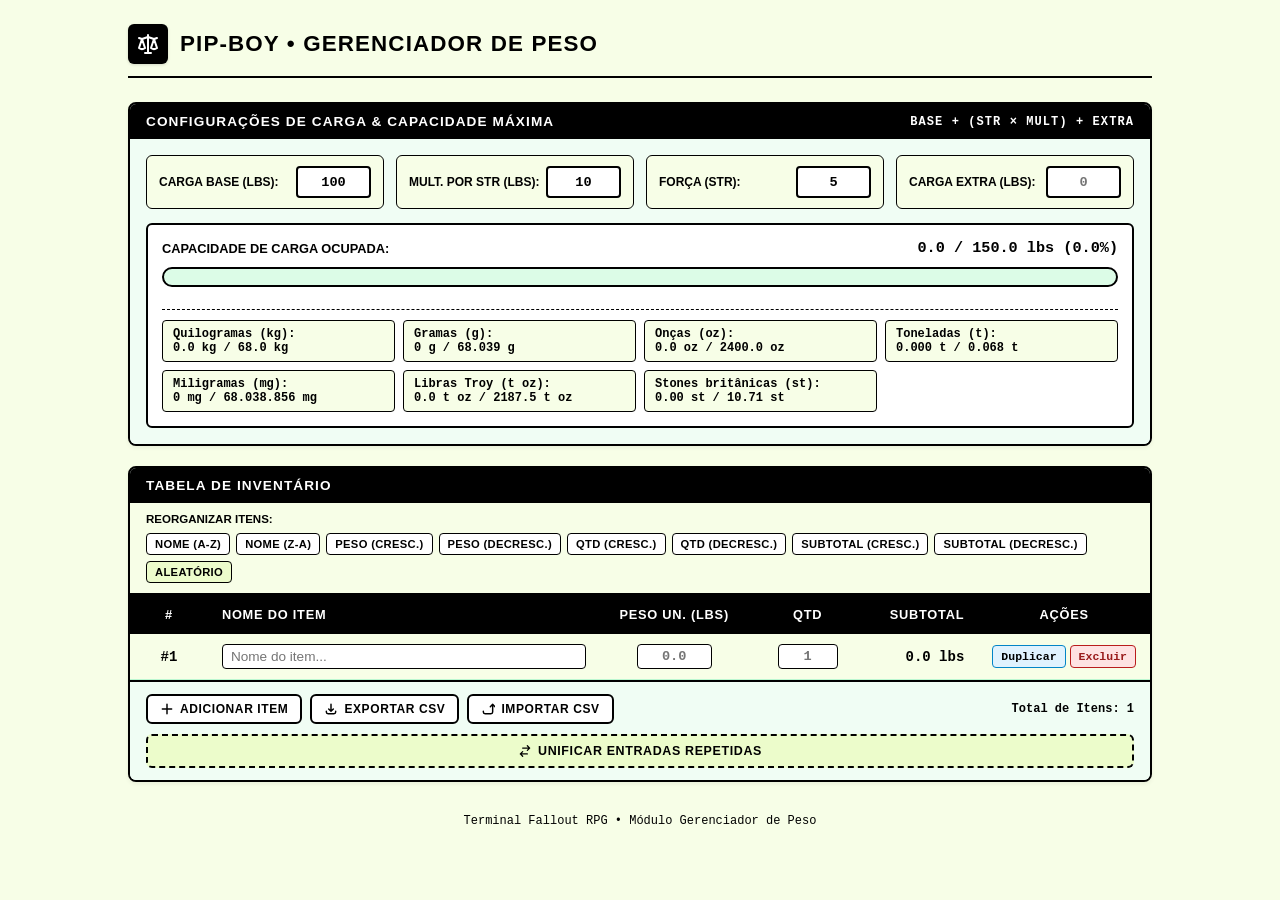
<file: gerenciadorDePeso.html>
<!DOCTYPE html>
<html lang="pt-BR">
<head>
  <meta charset="UTF-8">
  <meta name="viewport" content="width=device-width, initial-scale=1.0">
  <title>Gerenciador de Peso - Pip-Boy</title>

  <style>
    /* =======================================================
       1. VARIÁVEIS & RESET CSS
       ======================================================= */
    :root {
      --vault-bg: #f7fee7;
      --vault-paper: #f0fdf4;
      --vault-header: #000000;
      --vault-border: #000000;
      --vault-text: #000000;
      --vault-dim: #333333;

      --font-display: 'Segoe UI', -apple-system, BlinkMacSystemFont, 'Arial', sans-serif;
      --font-sans: -apple-system, BlinkMacSystemFont, 'Segoe UI', Roboto, Helvetica, Arial, sans-serif;
      --font-mono: 'Consolas', 'Courier New', 'Lucida Console', monospace;
    }

    * {
      box-sizing: border-box;
      margin: 0;
      padding: 0;
    }

    body {
      background-color: var(--vault-bg);
      color: var(--vault-text);
      font-family: var(--font-sans);
      min-height: 100vh;
      padding: 16px;
      display: flex;
      flex-direction: column;
      justify-content: space-between;
    }

    @media (min-width: 640px) {
      body { padding: 24px; }
    }

    .app-container {
      max-width: 1024px;
      width: 100%;
      margin: 0 auto;
    }

    input[type=number]::-webkit-inner-spin-button, 
    input[type=number]::-webkit-outer-spin-button { 
      -webkit-appearance: none; 
      margin: 0; 
    }
    input[type=number] {
      -moz-appearance: textfield;
      font-family: var(--font-mono);
      font-weight: 700;
      color: #000000;
    }

    .hidden {
      display: none !important;
    }

    .custom-scrollbar::-webkit-scrollbar {
      width: 7px;
      height: 7px;
    }
    .custom-scrollbar::-webkit-scrollbar-track {
      background: #dcfce7;
    }
    .custom-scrollbar::-webkit-scrollbar-thumb {
      background: #86efac;
      border-radius: 4px;
    }

    /* =======================================================
       2. CABEÇALHO
       ======================================================= */
    header {
      margin-bottom: 24px;
    }

    .header-top {
      display: flex;
      flex-direction: row;
      align-items: center;
      justify-content: space-between;
      border-bottom: 2px solid #000000;
      padding-bottom: 12px;
    }

    .header-brand {
      display: flex;
      align-items: center;
      gap: 12px;
    }

    .header-icon {
      display: inline-flex;
      align-items: center;
      justify-content: center;
      width: 40px;
      height: 40px;
      background-color: #000000;
      color: #ffffff;
      border-radius: 6px;
      box-shadow: 0 1px 3px rgba(0,0,0,0.15);
    }

    .header-title {
      font-family: var(--font-display);
      font-size: 1.4rem;
      letter-spacing: 0.05em;
      text-transform: uppercase;
      color: #000000;
    }

    /* =======================================================
       3. ESTRUTURA DO GERENCIADOR DE PESO
       ======================================================= */
    .weight-grid {
      display: flex;
      flex-direction: column;
      gap: 20px;
    }

    .card {
      border: 2px solid #000000;
      border-radius: 8px;
      background-color: var(--vault-paper);
      overflow: hidden;
      box-shadow: 0 2px 4px rgba(0,0,0,0.06);
    }

    .card-header {
      background-color: #000000;
      color: #ffffff;
      padding: 10px 16px;
      font-family: var(--font-display);
      text-transform: uppercase;
      letter-spacing: 0.08em;
      font-size: 0.85rem;
      font-weight: 600;
      display: flex;
      justify-content: space-between;
      align-items: center;
    }

    .input-num-styled {
      width: 75px;
      height: 32px;
      text-align: center;
      padding: 6px 10px;
      border: 2px solid #000000;
      border-radius: 4px;
      background: #ffffff;
      font-size: 0.85rem;
      font-weight: 700;
      color: #000000;
    }

    .weight-progress-container {
      display: flex;
      flex-direction: column;
      gap: 6px;
    }

    .weight-progress-track {
      width: 100%;
      height: 20px;
      background-color: #dcfce7;
      border: 2px solid #000000;
      border-radius: 9999px;
      padding: 2px;
      overflow: hidden;
      position: relative;
    }

    .weight-progress-fill {
      height: 100%;
      border-radius: 9999px;
      transition: width 0.3s cubic-bezier(0.4, 0, 0.2, 1), background-color 0.3s;
    }

    .weight-progress-normal {
      background: linear-gradient(90deg, #84cc16, #4d7c0f);
    }

    .weight-progress-overload {
      background: linear-gradient(90deg, #dc2626, #991b1b) !important;
    }

    .overload-bar-stack {
      display: flex;
      flex-direction: column;
      gap: 6px;
      margin-top: 6px;
    }

    .sub-overload-bar-wrap {
      width: 100%;
      height: 14px;
      background-color: rgba(254, 202, 202, 0.6);
      border: 1.5px solid #b91c1c;
      border-radius: 9999px;
      padding: 1px;
      overflow: hidden;
      position: relative;
    }

    .sub-overload-bar-fill {
      height: 100%;
      background: linear-gradient(90deg, #ef4444, #991b1b);
      border-radius: 9999px;
      transition: width 0.3s ease;
    }

    .weight-table {
      width: 100%;
      border-collapse: collapse;
      text-align: left;
    }

    .weight-table th {
      background-color: #000000;
      color: #ffffff;
      font-family: var(--font-display);
      text-transform: uppercase;
      font-size: 0.8rem;
      letter-spacing: 0.06em;
      padding: 12px 14px;
    }

    .weight-table td {
      padding: 10px 14px;
      border-bottom: 1px solid #bbf7d0;
      font-size: 0.875rem;
      color: #000000;
    }

    .row-weight-odd { background-color: #f7fee7; }
    .row-weight-even { background-color: #ecfccb; }
    .row-weight-odd:hover, .row-weight-even:hover { filter: brightness(0.96); }

    .btn-weight-action {
      padding: 6px 12px;
      font-family: var(--font-display);
      font-size: 0.75rem;
      text-transform: uppercase;
      letter-spacing: 0.05em;
      font-weight: 700;
      color: #000000;
      background-color: #ffffff;
      border: 2px solid #000000;
      border-radius: 6px;
      cursor: pointer;
      display: inline-flex;
      align-items: center;
      gap: 6px;
      transition: background 0.15s, transform 0.05s;
    }
    .btn-weight-action:hover { background-color: #bbf7d0; }
    .btn-weight-action:active { transform: scale(0.96); }

    .btn-unify {
      background-color: #ecfccb;
      width: 100%;
      justify-content: center;
      padding: 8px 14px;
      font-size: 0.78rem;
      border: 2px dashed #000000;
    }
    .btn-unify:hover {
      background-color: #d9f99d;
      border-style: solid;
    }

    /* Barra de Reorganização */
    .sort-bar {
      padding: 10px 16px;
      background-color: #f7fee7;
      border-bottom: 2px solid #000000;
      display: flex;
      flex-direction: column;
      gap: 8px;
    }

    .sort-btn-group {
      display: flex;
      flex-wrap: wrap;
      gap: 6px;
      align-items: center;
    }

    .btn-sort-action {
      padding: 4px 8px;
      font-family: var(--font-display);
      font-size: 0.7rem;
      font-weight: 700;
      text-transform: uppercase;
      letter-spacing: 0.03em;
      color: #000000;
      background-color: #ffffff;
      border: 1.5px solid #000000;
      border-radius: 4px;
      cursor: pointer;
      transition: all 0.15s;
    }
    .btn-sort-action:hover {
      background-color: #dcfce7;
      transform: translateY(-1px);
    }
    .btn-sort-action:active {
      transform: scale(0.96);
    }

    .btn-row-action {
      padding: 4px 8px;
      font-family: var(--font-mono);
      font-size: 0.72rem;
      font-weight: 800;
      border-radius: 4px;
      cursor: pointer;
      transition: all 0.15s;
    }

    .btn-row-duplicate {
      color: #000000;
      background: #e0f2fe;
      border: 1.5px solid #0284c7;
    }
    .btn-row-duplicate:hover {
      background: #bae6fd;
    }

    .btn-row-remove {
      color: #991b1b;
      background: #fee2e2;
      border: 1.5px solid #b91c1c;
    }
    .btn-row-remove:hover {
      background: #fecaca;
      color: #450a0a;
    }

    footer {
      margin-top: 32px;
      text-align: center;
      font-size: 0.75rem;
      color: #000000;
      font-family: var(--font-mono);
    }
  </style>
</head>

<body>
  <div class="app-container">

    <!-- Header -->
    <header>
      <div class="header-top">
        <div class="header-brand">
          <span class="header-icon">
            <svg width="24" height="24" fill="none" stroke="currentColor" viewBox="0 0 24 24">
              <path stroke-linecap="round" stroke-linejoin="round" stroke-width="2" d="M3 6l3 1m0 0l-3 9a5.002 5.002 0 006.001 0M6 7l3 9M6 7l6-2m6 2l3-1m-3 1l-3 9a5.002 5.002 0 006.001 0M18 7l3 9m-3-9l-6-2m0-2v2m0 16V5m0 16H9m3 0h3"></path>
            </svg>
          </span>
          <h1 class="header-title">Pip-Boy &bull; Gerenciador de Peso</h1>
        </div>
      </div>
    </header>

    <!-- Conteúdo Principal -->
    <main>
      <div class="weight-grid">
        
        <!-- Configurações de Carga -->
        <div class="card">
          <div class="card-header">
            <span>Configurações de Carga &amp; Capacidade Máxima</span>
            <span style="font-size: 0.75rem; font-family: var(--font-mono); color: #ffffff;">Base + (STR &times; Mult) + Extra</span>
          </div>

          <div style="padding: 16px; display: flex; flex-direction: column; gap: 14px; background-color: var(--vault-paper);">
            <div style="display: grid; grid-template-columns: repeat(auto-fit, minmax(180px, 1fr)); gap: 12px;">
              <!-- Campo Carga Base -->
              <div style="display: flex; justify-content: space-between; align-items: center; padding: 10px 12px; background-color: #f7fee7; border: 1.5px solid #000000; border-radius: 6px;">
                <label for="input-weight-base" style="font-size: 0.75rem; font-weight: 700; text-transform: uppercase; color: #000000;">
                  Carga Base (lbs):
                </label>
                <input type="number" id="input-weight-base" value="100" min="1" max="9999" step="1" placeholder="100" class="input-num-styled">
              </div>

              <!-- Campo Multiplicador -->
              <div style="display: flex; justify-content: space-between; align-items: center; padding: 10px 12px; background-color: #f7fee7; border: 1.5px solid #000000; border-radius: 6px;">
                <label for="input-weight-mult" style="font-size: 0.75rem; font-weight: 700; text-transform: uppercase; color: #000000;">
                  Mult. por STR (lbs):
                </label>
                <input type="number" id="input-weight-mult" value="10" min="0" max="9999" step="1" placeholder="10" class="input-num-styled">
              </div>

              <!-- Campo Força (STR) -->
              <div style="display: flex; justify-content: space-between; align-items: center; padding: 10px 12px; background-color: #f7fee7; border: 1.5px solid #000000; border-radius: 6px;">
                <label for="input-weight-str" style="font-size: 0.75rem; font-weight: 700; text-transform: uppercase; color: #000000;">
                  Força (STR):
                </label>
                <input type="number" id="input-weight-str" value="5" min="0" max="99" step="1" placeholder="5" class="input-num-styled">
              </div>

              <!-- Campo Carga Extra -->
              <div style="display: flex; justify-content: space-between; align-items: center; padding: 10px 12px; background-color: #f7fee7; border: 1.5px solid #000000; border-radius: 6px;">
                <label for="input-weight-extra" style="font-size: 0.75rem; font-weight: 700; text-transform: uppercase; color: #000000;">
                  Carga Extra (lbs):
                </label>
                <input type="number" id="input-weight-extra" value="" min="0" max="9999" step="1" placeholder="0" class="input-num-styled">
              </div>
            </div>

            <!-- Progresso e Conversões -->
            <div style="background: #ffffff; padding: 14px; border: 2px solid #000000; border-radius: 6px; display: flex; flex-direction: column; gap: 10px;">
              <div style="display: flex; justify-content: space-between; align-items: center; flex-wrap: wrap; gap: 8px;">
                <span id="weight-label-title" style="text-transform: uppercase; font-family: var(--font-display); font-weight: 700; font-size: 0.8rem; color: #000000;">
                  Capacidade de Carga Ocupada:
                </span>
                <div style="display: flex; align-items: center; gap: 8px; flex-wrap: wrap;">
                  <span id="badge-weight-overload-count" class="hidden" style="background: #000000; color: #ffffff; font-family: var(--font-mono); font-size: 0.72rem; font-weight: 900; padding: 2px 8px; border-radius: 4px;">
                    Over-encumbered: 0
                  </span>
                  <span id="badge-weight-overload-step" class="hidden" style="background: #7f1d1d; color: #ffffff; font-family: var(--font-mono); font-size: 0.72rem; font-weight: 800; padding: 2px 8px; border-radius: 4px;">
                    +0 lbs Excedente
                  </span>
                  <span id="badge-weight-penalty" class="hidden" style="background: #b91c1c; color: #ffffff; font-family: var(--font-mono); font-size: 0.72rem; font-weight: 900; padding: 2px 8px; border-radius: 4px;">
                    Penalidade (+50 lbs): 0
                  </span>
                  <span id="label-weight-ratio" style="font-family: var(--font-mono); font-weight: 900; font-size: 0.95rem; color: #000000;">
                    0.0 / 150.0 lbs (0.0%)
                  </span>
                </div>
              </div>

              <div class="weight-progress-container">
                <div class="weight-progress-track">
                  <div id="weight-progress-bar" class="weight-progress-fill weight-progress-normal" style="width: 0%;"></div>
                </div>
                <div id="overload-bars-stack" class="overload-bar-stack"></div>
              </div>

              <!-- Unidades de Peso Múltiplas -->
              <div style="border-top: 1px dashed #000000; padding-top: 10px; display: grid; grid-template-columns: repeat(auto-fit, minmax(190px, 1fr)); gap: 8px; font-family: var(--font-mono); font-size: 0.75rem;">
                <div style="background: #f7fee7; padding: 6px 10px; border: 1px solid #000000; border-radius: 4px;">
                  <span style="color: #000000; display: block; font-weight: 700;">Quilogramas (kg):</span>
                  <span id="conv-unit-kg" style="font-weight: 900; color: #000000;">0.0 kg / 0.0 kg</span>
                </div>
                <div style="background: #f7fee7; padding: 6px 10px; border: 1px solid #000000; border-radius: 4px;">
                  <span style="color: #000000; display: block; font-weight: 700;">Gramas (g):</span>
                  <span id="conv-unit-g" style="font-weight: 900; color: #000000;">0 g / 0 g</span>
                </div>
                <div style="background: #f7fee7; padding: 6px 10px; border: 1px solid #000000; border-radius: 4px;">
                  <span style="color: #000000; display: block; font-weight: 700;">Onças (oz):</span>
                  <span id="conv-unit-oz" style="font-weight: 900; color: #000000;">0.0 oz / 0.0 oz</span>
                </div>
                <div style="background: #f7fee7; padding: 6px 10px; border: 1px solid #000000; border-radius: 4px;">
                  <span style="color: #000000; display: block; font-weight: 700;">Toneladas (t):</span>
                  <span id="conv-unit-ton" style="font-weight: 900; color: #000000;">0.000 t / 0.000 t</span>
                </div>
                <div style="background: #f7fee7; padding: 6px 10px; border: 1px solid #000000; border-radius: 4px;">
                  <span style="color: #000000; display: block; font-weight: 700;">Miligramas (mg):</span>
                  <span id="conv-unit-mg" style="font-weight: 900; color: #000000;">0 mg / 0 mg</span>
                </div>
                <div style="background: #f7fee7; padding: 6px 10px; border: 1px solid #000000; border-radius: 4px;">
                  <span style="color: #000000; display: block; font-weight: 700;">Libras Troy (t oz):</span>
                  <span id="conv-unit-toz" style="font-weight: 900; color: #000000;">0.0 t oz / 0.0 t oz</span>
                </div>
                <div style="background: #f7fee7; padding: 6px 10px; border: 1px solid #000000; border-radius: 4px;">
                  <span style="color: #000000; display: block; font-weight: 700;">Stones britânicas (st):</span>
                  <span id="conv-unit-st" style="font-weight: 900; color: #000000;">0.0 st / 0.0 st</span>
                </div>
              </div>
            </div>
          </div>
        </div>

        <!-- Tabela de Inventário -->
        <div class="card">
          <div class="card-header">
            <span>Tabela de Inventário</span>
          </div>

          <!-- Barra de Reorganização de Itens -->
          <div class="sort-bar">
            <span style="font-size: 0.72rem; font-weight: 800; text-transform: uppercase; color: #000000;">Reorganizar Itens:</span>
            <div class="sort-btn-group">
              <button type="button" class="btn-sort-action" data-sort="name-asc">Nome (A-Z)</button>
              <button type="button" class="btn-sort-action" data-sort="name-desc">Nome (Z-A)</button>
              <button type="button" class="btn-sort-action" data-sort="weight-asc">Peso (Cresc.)</button>
              <button type="button" class="btn-sort-action" data-sort="weight-desc">Peso (Decresc.)</button>
              <button type="button" class="btn-sort-action" data-sort="qty-asc">Qtd (Cresc.)</button>
              <button type="button" class="btn-sort-action" data-sort="qty-desc">Qtd (Decresc.)</button>
              <button type="button" class="btn-sort-action" data-sort="sub-asc">Subtotal (Cresc.)</button>
              <button type="button" class="btn-sort-action" data-sort="sub-desc">Subtotal (Decresc.)</button>
              <button type="button" class="btn-sort-action" data-sort="random" style="background-color: #ecfccb;">Aleatório</button>
            </div>
          </div>

          <div class="custom-scrollbar" style="overflow-x: auto;">
            <table class="weight-table">
              <thead>
                <tr>
                  <th style="width: 8%; text-align: center;">#</th>
                  <th style="width: 42%;">Nome do Item</th>
                  <th style="width: 15%; text-align: center;">Peso Un. (lbs)</th>
                  <th style="width: 12%; text-align: center;">Qtd</th>
                  <th style="width: 11%; text-align: right;">Subtotal</th>
                  <th style="width: 12%; text-align: center;">Ações</th>
                </tr>
              </thead>
              <tbody id="weight-items-tbody"></tbody>
            </table>
          </div>

          <!-- Rodapé com Botões e Unificação -->
          <div style="padding: 12px 16px; background-color: #f0fdf4; border-top: 2px solid #000000; display: flex; flex-direction: column; gap: 10px;">
            <div style="display: flex; justify-content: space-between; align-items: center; flex-wrap: wrap; gap: 10px;">
              <div style="display: flex; gap: 8px; align-items: center; flex-wrap: wrap;">
                <button id="btn-add-weight-item" type="button" class="btn-weight-action" title="Clique para item vazio. Segure SHIFT para item com nome bobo aleatório.">
                  <svg width="14" height="14" fill="none" stroke="currentColor" viewBox="0 0 24 24">
                    <path stroke-linecap="round" stroke-linejoin="round" stroke-width="2.5" d="M12 4v16m8-8H4"></path>
                  </svg>
                  Adicionar Item
                </button>
                <button id="btn-export-weight-csv" type="button" class="btn-weight-action">
                  <svg width="14" height="14" fill="none" stroke="currentColor" viewBox="0 0 24 24">
                    <path stroke-linecap="round" stroke-linejoin="round" stroke-width="2.5" d="M4 16v1a3 3 0 003 3h10a3 3 0 003-3v-1m-4-4l-4 4m0 0l-4-4m4 4V4"></path>
                  </svg>
                  Exportar CSV
                </button>
                <label class="btn-weight-action" style="cursor: pointer; margin-bottom: 0;">
                  <svg width="14" height="14" fill="none" stroke="currentColor" viewBox="0 0 24 24">
                    <path stroke-linecap="round" stroke-linejoin="round" stroke-width="2.5" d="M4 16v1a3 3 0 003 3h10a3 3 0 003-3v-1m-4-8l4-4m0 0l4 4m-4-4v12"></path>
                  </svg>
                  Importar CSV
                  <input type="file" id="input-import-weight-csv" accept=".csv" style="display: none;">
                </label>
              </div>
              <span style="font-size: 0.75rem; color: #000000; font-family: var(--font-mono); font-weight: 700;">
                Total de Itens: <span id="res-weight-total-items" style="color: #000000;">1</span>
              </span>
            </div>

            <!-- Linha abaixo dos botões: Unificar Entradas Repetidas -->
            <button id="btn-unify-items" type="button" class="btn-weight-action btn-unify">
              <svg width="14" height="14" fill="none" stroke="currentColor" viewBox="0 0 24 24">
                <path stroke-linecap="round" stroke-linejoin="round" stroke-width="2.2" d="M8 7h12m0 0l-4-4m4 4l-4 4m0 6H4m0 0l4 4m-4-4l4-4"></path>
              </svg>
              Unificar Entradas Repetidas
            </button>
          </div>
        </div>

      </div>
    </main>

    <footer>
      Terminal Fallout RPG &bull; Módulo Gerenciador de Peso
    </footer>
  </div>

  <script>
    /* =======================================================
       LISTA DE NOMES "BOBOS" (CUSTOMIZÁVEL NO JS)
       ======================================================= */
    const SILLY_ITEM_NAMES = [
      "Prato Quebrado Inútil",
      "Garfo Torto Sem Ponta",
      "Urso de Pelúcia Sem Olho",
      "Cinzeiro de Cerâmica Radioativo",
      "Tampa de Garrafa Amassada",
      "Globo Ocular de Mirelurk Falso",
      "Meia Furada de Carniçal",
      "Revista em Quadrinhos Molhada",
      "Pato de Borracha Sem Assobio",
      "Ventilador de Mesa Sem Hélice",
      "Bola de Beisebol Mofada",
      "Dentadura de Brinquedo Bizarra",
      "Clipe de Papel Enferrujado",
      "Xícara Rachada do Vault-Tec",
      "Prego Torto da Sorte",
      "Abajur Sem Fio",
      "Sabonete Que Virou Pedra",
      "Pilha Esgotada e Corroída",
      "Frasco de Perfume Vazio",
      "Isqueiro Que Não Solta Faísca",
      "Torradeira Possuída por Espíritos",
      "Chiclete Mastigado Pré-Guerra",
      "Colher com Buraco no Meio",
      "Manual de Instruções em Mandarim",
      "Rótulo Desbotado de Nuka-Cola",
      "Fita Adesiva Sem Cola",
      "Lâmpada Queimada de 100W",
      "Óculos Escuros Sem Uma Lente",
      "Parafuso Espanado",
      "Pé de Pato Seco",
      "Apito Que Não Apita",
      "Lata Vazia de Carne Misteriosa",
      "Pente Careca Sem Dentes",
      "Bateria Falsa de Fusão",
      "Mola Cansada e Esticada",
      "Dado de Seis Lados com Duas Faces 1",
      "Chaveiro de Posto Red Rocket Sem Chave",
      "Régua de 30cm Quebrada no 12",
      "Bucha de Banho Fossilizada",
      "Baralho com Quatro Ases de Espadas",
      "Pedaço de Giz Despedaçado",
      "Rádio Portátil Que Só Toca Estática",
      "Desentupidor de Pia Sem Cabo",
      "Carretel de Linha Emaranhada",
      "Relógio de Pulso Preso em 9:47",
      "Borracha Escolar Que Rasga Papel",
      "Filtro de Cigarro Mastigado",
      "Caneca com Frase Motivacional Ilegível",
      "Frasco de Pílulas com Bala de Goma Dentro",
      "Cinto Esfarrapado de Radroach",
      "Espelho de Bolso Estilhaçado",
      "Grampeador Vazio e Emperrado",
      "Vaso Sanitário Miniatura de Cerâmica",
      "Panfleto Antigo do Vault 76 Manchado",
      "Presilha de Cabelo Quebrada",
      "Caixa de Fósforos Molhada",
      "Chupeta de Criança Ressecada",
      "Quadro com Foto de um Estranho",
      "Alfinete de Fralda Enferrujado",
      "Vela Que Derreteu no Calor do Sol",
      "Fio Desencapado Suspeito",
      "Cartucho Vazio de Fita Cassete",
      "Garrafa de Vidro com Barata Presa",
      "Chave de Fenda sem Ponta",
      "Tubete Vazio de Creme Dental Radiante",
      "Prendedor de Roupa Mordido",
      "Anel de Lata de Refrigerante",
      "Touca de Banho Furada",
      "Gnomo de Jardim Decapitado",
      "Tesoura Cega que Dobra Papel",
      "Imã de Geladeira Desmagnetizado",
      "Pincel com Três Cerdas",
      "Tampa de Bueiro Rachada",
      "Frasco de Cola Seca por Dentro",
      "Dedal Furado",
      "Guardanapo Gorduroso com Desenho Bobo",
      "Luva de Cozinha Esquerda Queimada",
      "Sino de Bicicleta Sem Batente",
      "Giz de Cera Preto Quebrado ao Meio",
      "Miniatura Torta do Pip-Boy",
      "Tigela de Cachorro Sem Nome",
      "Chave Que Não Abre Porta Nenhuma",
      "Cabo VGA Abandonado",
      "Pé de Cabra com Ponta Desgastada",
      "Taco de Sinuca Empenado",
      "Termômetro Quebrado Marcando 50°C",
      "Disco de Vinil Empenado do Ink Spots",
      "Desodorante Vazio com Cheiro de Radiação",
      "Lápis de Escrever com Grafite Partido",
      "Crachá Manchado de Funcionário do Mês",
      "Pacote de Macarrão Instantâneo de 200 Anos",
      "Garfão de Churrasco Torto",
      "Rolha de Vinho Mordiscada",
      "Pedaço de Papel Alumínio Amassado",
      "Despertador com Mola Saltada",
      "Sapato Sem Par Tamanho 45",
      "Marmita de Metal Amassada",
      "Chicote de Fios Derretidos",
      "Frasco de Veneno de Formiga Vazio",
      "Óculos 3D de Papelão Rasgado",
      "Esponja de Aço Enferrujada",
      "Cartão Telefônico Sem Crédito",
      "Funil Rachado",
      "Bomba de Bicicleta Furada",
      "Tampa de Vidro de Conserva Sem o Pote",
      "Caderno com Todas as Folhas Arrancadas",
      "Presunto Fóssil Muito Rígido",
      "Moeda Pré-Guerra Entortada por Bala",
      "Rolo de Papel Toalha Vazio",
      "Canudo de Plástico Deformado",
      "Retalho de Cortina Mofada",
      "Alça Solta de Mala Velha",
      "Medalha Falsa de Herói do Refúgio",
      "Bico de Bunsen Sem Válvula",
      "Forma de Gelo Trincada",
      "Flauta Doce Rachada",
      "Carcaça Oca de Carrapato Mutante",
      "Boia de Pesca Furada",
      "Carimbo com Letras Invertidas",
      "Extintor de Incêndio Sem Pressão",
      "Pote de Iogurte Petrificado",
      "Cabide de Arame Retorcido",
      "Espátula de Manteiga sem Cabo",
      "Interruptor de Luz Solto",
      "Cartão de Aniversário para um Desconhecido",
      "[Dados Expurgados] de boa qualidade",
      "Caixa de SCP-500",
      "Copo de Joe",
      "O Pão que o diabo amassou",
      "Nota de 200 Reais Brasileiros",
      "Ticket para Reposição de Pais Mortos para Órfãos (expirado em 1970)",
      "A Taça Jules Rimet",
      "Gol da Alemanha",
      "Latinha Falante",
      "Algo Além de sua compreensão",
      "Estou sem Ideias de nomes para itens",
      "Lorem Espium",
      "Um Papel Escrito *você perdeu o jogo* em Inglês",
      "Uma Placa de Protesto",
      "Uma Casa Muito Engraçada, Não Tinha Teto",
      "Um Artefato de Queijo",
      "Chocolate Malocado",
      "Copo meio cheio",
      "Copo meio vazio",
      "Seria possivel tocar bad apple nisso?"
    ];

    function getRandomSillyName() {
      const idx = Math.floor(Math.random() * SILLY_ITEM_NAMES.length);
      return SILLY_ITEM_NAMES[idx];
    }

    /* =======================================================
       UTILITÁRIOS DE ENTRADA & PARSE
       ======================================================= */
    let hasUnsavedChanges = false;

    function markUnsaved() {
      hasUnsavedChanges = true;
    }

    window.addEventListener("beforeunload", (e) => {
      if (hasUnsavedChanges) {
        e.preventDefault();
        e.returnValue = "";
      }
    });

    function parseSafeInt(value, fallbackDefault = 0) {
      if (value === null || value === undefined || value === "") return fallbackDefault;
      const strVal = String(value).split(".")[0].split(",")[0].trim();
      const num = parseInt(strVal, 10);
      return isNaN(num) ? fallbackDefault : Math.floor(num);
    }

    function enforceStrictIntegerInput(inputElement, minVal = 0) {
      inputElement.addEventListener("keydown", (e) => {
        if (e.key === "-" || e.key === "." || e.key === "," || e.key === "e" || e.key === "E" || e.key === "+") {
          e.preventDefault();
        }
      });

      inputElement.addEventListener("paste", (e) => {
        e.preventDefault();
        const text = (e.clipboardData || window.clipboardData).getData("text");
        const clean = text.replace(/[^0-9]/g, "");
        const parsed = parseSafeInt(clean, minVal);
        inputElement.value = parsed === 0 ? "" : parsed;
        inputElement.dispatchEvent(new Event("input"));
      });
    }

    function enforceStrictBoundedInput(inputElement, minVal, maxVal, fallbackDefault, onChangeCallback) {
      enforceStrictIntegerInput(inputElement, minVal);

      inputElement.addEventListener("input", (e) => {
        markUnsaved();
        const raw = e.target.value;
        if (raw === "") {
          if (onChangeCallback) onChangeCallback(fallbackDefault);
          return;
        }
        let val = parseInt(raw, 10);
        if (isNaN(val)) val = fallbackDefault;
        if (val > maxVal) {
          val = maxVal;
          inputElement.value = val;
        }
        if (onChangeCallback) onChangeCallback(val);
      });

      inputElement.addEventListener("blur", (e) => {
        const raw = e.target.value;
        if (raw === "") {
          if (onChangeCallback) onChangeCallback(fallbackDefault);
          return;
        }
        let val = parseInt(raw, 10);
        if (isNaN(val)) val = fallbackDefault;
        if (val < minVal) val = minVal;
        if (val > maxVal) val = maxVal;
        inputElement.value = val;
        if (onChangeCallback) onChangeCallback(val);
      });
    }

    /* =======================================================
       ESTADO E ELEMENTOS DOM
       ======================================================= */
    const stateWeight = {
      base: 100,
      mult: 10,
      str: 5,
      extra: 0,
      items: [
        { name: "", weight: 0.0, qty: 1 }
      ]
    };

    const inputWeightBase = document.getElementById("input-weight-base");
    const inputWeightMult = document.getElementById("input-weight-mult");
    const inputWeightStr = document.getElementById("input-weight-str");
    const inputWeightExtra = document.getElementById("input-weight-extra");
    const weightLabelTitle = document.getElementById("weight-label-title");
    const badgeWeightOverloadCount = document.getElementById("badge-weight-overload-count");
    const badgeWeightPenalty = document.getElementById("badge-weight-penalty");
    const badgeWeightOverloadStep = document.getElementById("badge-weight-overload-step");
    const labelWeightRatio = document.getElementById("label-weight-ratio");
    const weightProgressBar = document.getElementById("weight-progress-bar");
    const overloadBarsStack = document.getElementById("overload-bars-stack");

    const convUnitKg = document.getElementById("conv-unit-kg");
    const convUnitG = document.getElementById("conv-unit-g");
    const convUnitOz = document.getElementById("conv-unit-oz");
    const convUnitTon = document.getElementById("conv-unit-ton");
    const convUnitMg = document.getElementById("conv-unit-mg");
    const convUnitToz = document.getElementById("conv-unit-toz");
    const convUnitSt = document.getElementById("conv-unit-st");

    const weightItemsTbody = document.getElementById("weight-items-tbody");
    const resWeightTotalItems = document.getElementById("res-weight-total-items");
    const btnAddWeightItem = document.getElementById("btn-add-weight-item");
    const btnUnifyItems = document.getElementById("btn-unify-items");
    const btnExportWeightCsv = document.getElementById("btn-export-weight-csv");
    const inputImportWeightCsv = document.getElementById("input-import-weight-csv");

    /* =======================================================
       LÓGICA E RENDERIZAÇÃO
       ======================================================= */
    function renderWeightTable() {
      weightItemsTbody.innerHTML = "";
      stateWeight.items.forEach((item, index) => {
        const tr = document.createElement("tr");
        tr.className = index % 2 === 0 ? "row-weight-odd" : "row-weight-even";

        const tdIdx = document.createElement("td");
        tdIdx.style.textAlign = "center";
        tdIdx.style.fontFamily = "var(--font-mono)";
        tdIdx.style.fontWeight = "800";
        tdIdx.style.color = "#000000";
        tdIdx.textContent = `#${index + 1}`;

        const tdName = document.createElement("td");
        const inputName = document.createElement("input");
        inputName.type = "text";
        inputName.value = item.name;
        inputName.placeholder = "Nome do item...";
        inputName.style.width = "100%";
        inputName.style.padding = "4px 8px";
        inputName.style.border = "1.5px solid #000000";
        inputName.style.borderRadius = "4px";
        inputName.style.fontSize = "0.85rem";
        inputName.style.backgroundColor = "#ffffff";
        inputName.style.color = "#000000";
        inputName.addEventListener("input", (e) => {
          markUnsaved();
          item.name = e.target.value;
        });
        tdName.appendChild(inputName);

        const tdWeight = document.createElement("td");
        tdWeight.style.textAlign = "center";
        const inputW = document.createElement("input");
        inputW.type = "number";
        inputW.step = "0.1";
        inputW.min = "0";
        inputW.value = item.weight === 0.0 ? "" : item.weight;
        inputW.placeholder = "0.0";
        inputW.style.width = "75px";
        inputW.style.textAlign = "center";
        inputW.style.padding = "4px 6px";
        inputW.style.border = "1.5px solid #000000";
        inputW.style.borderRadius = "4px";
        inputW.style.fontSize = "0.85rem";
        inputW.addEventListener("input", (e) => {
          markUnsaved();
          const raw = e.target.value;
          if (raw === "") {
            item.weight = 0.0;
          } else {
            let val = parseFloat(raw);
            if (isNaN(val) || val < 0) val = 0.0;
            item.weight = Math.round(val * 10) / 10;
          }
          updateWeightCalculations();
        });
        tdWeight.appendChild(inputW);

        const tdQty = document.createElement("td");
        tdQty.style.textAlign = "center";
        const inputQty = document.createElement("input");
        inputQty.type = "number";
        inputQty.step = "1";
        inputQty.min = "1";
        inputQty.value = item.qty === 1 ? "" : item.qty;
        inputQty.placeholder = "1";
        inputQty.style.width = "60px";
        inputQty.style.textAlign = "center";
        inputQty.style.padding = "4px 6px";
        inputQty.style.border = "1.5px solid #000000";
        inputQty.style.borderRadius = "4px";
        inputQty.style.fontSize = "0.85rem";
        enforceStrictIntegerInput(inputQty, 1);
        inputQty.addEventListener("input", (e) => {
          markUnsaved();
          const raw = e.target.value;
          item.qty = raw === "" ? 1 : Math.max(1, parseSafeInt(raw, 1));
          updateWeightCalculations();
        });
        tdQty.appendChild(inputQty);

        const tdSubtotal = document.createElement("td");
        tdSubtotal.style.textAlign = "right";
        tdSubtotal.style.fontFamily = "var(--font-mono)";
        tdSubtotal.style.fontWeight = "800";
        tdSubtotal.style.color = "#000000";
        tdSubtotal.id = `weight-subtotal-${index}`;
        const subtotal = Math.round((item.weight * item.qty) * 10) / 10;
        tdSubtotal.textContent = `${subtotal.toFixed(1)} lbs`;

        const tdActions = document.createElement("td");
        tdActions.style.textAlign = "center";
        tdActions.style.whiteSpace = "nowrap";

        const btnDuplicate = document.createElement("button");
        btnDuplicate.type = "button";
        btnDuplicate.className = "btn-row-action btn-row-duplicate";
        btnDuplicate.textContent = "Duplicar";
        btnDuplicate.title = "Clonar este item";
        btnDuplicate.style.marginRight = "4px";
        btnDuplicate.addEventListener("click", () => {
          markUnsaved();
          stateWeight.items.splice(index + 1, 0, {
            name: item.name,
            weight: item.weight,
            qty: item.qty
          });
          renderWeightTable();
          updateWeightCalculations();
        });

        const btnRemove = document.createElement("button");
        btnRemove.type = "button";
        btnRemove.className = "btn-row-action btn-row-remove";
        btnRemove.textContent = "Excluir";
        btnRemove.addEventListener("click", () => {
          markUnsaved();
          stateWeight.items.splice(index, 1);
          renderWeightTable();
          updateWeightCalculations();
        });

        tdActions.appendChild(btnDuplicate);
        tdActions.appendChild(btnRemove);

        tr.appendChild(tdIdx);
        tr.appendChild(tdName);
        tr.appendChild(tdWeight);
        tr.appendChild(tdQty);
        tr.appendChild(tdSubtotal);
        tr.appendChild(tdActions);
        weightItemsTbody.appendChild(tr);
      });

      resWeightTotalItems.textContent = stateWeight.items.length;
    }

    function updateWeightCalculations() {
      const baseVal = Math.max(1, parseSafeInt(stateWeight.base, 100));
      const multVal = Math.max(0, parseSafeInt(stateWeight.mult, 0));
      const strVal = Math.max(0, parseSafeInt(stateWeight.str, 5));
      const extraVal = Math.max(0, parseSafeInt(stateWeight.extra, 0));

      const standardCapacity = baseVal + (strVal * multVal) + extraVal;

      let totalCarried = 0;
      stateWeight.items.forEach((item, idx) => {
        const sub = Math.round((item.weight * item.qty) * 10) / 10;
        totalCarried += sub;
        const cell = document.getElementById(`weight-subtotal-${idx}`);
        if (cell) cell.textContent = `${sub.toFixed(1)} lbs`;
      });
      totalCarried = Math.round(totalCarried * 10) / 10;

      // Conversões métricas e imperiais
      const curKg = totalCarried * 0.45359237;
      const maxKg = standardCapacity * 0.45359237;
      convUnitKg.textContent = `${curKg.toFixed(1)} kg / ${maxKg.toFixed(1)} kg`;

      const curG = totalCarried * 453.59237;
      const maxG = standardCapacity * 453.59237;
      convUnitG.textContent = `${Math.round(curG).toLocaleString("pt-BR")} g / ${Math.round(maxG).toLocaleString("pt-BR")} g`;

      const curOz = totalCarried * 16;
      const maxOz = standardCapacity * 16;
      convUnitOz.textContent = `${curOz.toFixed(1)} oz / ${maxOz.toFixed(1)} oz`;

      const curTon = totalCarried * 0.00045359237;
      const maxTon = standardCapacity * 0.00045359237;
      convUnitTon.textContent = `${curTon.toFixed(3)} t / ${maxTon.toFixed(3)} t`;

      const curMg = totalCarried * 453592.37;
      const maxMg = standardCapacity * 453592.37;
      convUnitMg.textContent = `${Math.round(curMg).toLocaleString("pt-BR")} mg / ${Math.round(maxMg).toLocaleString("pt-BR")} mg`;

      const curToz = totalCarried * 14.5833;
      const maxToz = standardCapacity * 14.5833;
      convUnitToz.textContent = `${curToz.toFixed(1)} t oz / ${maxToz.toFixed(1)} t oz`;

      const curSt = totalCarried / 14;
      const maxSt = standardCapacity / 14;
      convUnitSt.textContent = `${curSt.toFixed(2)} st / ${maxSt.toFixed(2)} st`;

      overloadBarsStack.innerHTML = "";

      const totalPct = standardCapacity > 0 ? (totalCarried / standardCapacity) * 100 : 0;

      if (totalCarried <= standardCapacity) {
        weightProgressBar.style.width = `${Math.min(100, Math.max(0, totalPct))}%`;
        weightProgressBar.className = "weight-progress-fill weight-progress-normal";
        
        weightLabelTitle.textContent = "Capacidade de Carga Ocupada:";
        labelWeightRatio.textContent = `${totalCarried.toFixed(1)} / ${standardCapacity.toFixed(1)} lbs (${totalPct.toFixed(1)}%)`;
        labelWeightRatio.style.color = "#000000";
        badgeWeightPenalty.classList.add("hidden");
        badgeWeightOverloadStep.classList.add("hidden");
        badgeWeightOverloadCount.classList.add("hidden");
      } else {
        weightProgressBar.style.width = "100%";
        weightProgressBar.className = "weight-progress-fill weight-progress-overload";
        weightLabelTitle.textContent = "⚠️ SOBREPESO ATIVO (Over-encumbered)!";
        labelWeightRatio.style.color = "#b91c1c";

        const excess = totalCarried - standardCapacity;

        const penaltyCount = Math.floor(excess / 50);
        badgeWeightPenalty.textContent = `Penalidade (+50 lbs): ${penaltyCount}`;
        badgeWeightPenalty.classList.remove("hidden");

        badgeWeightOverloadStep.textContent = `+${excess.toFixed(1)} lbs Excedente`;
        badgeWeightOverloadStep.classList.remove("hidden");

        let multIndex = 1;
        let highestTierReached = 0;

        while (true) {
          const lowerLimit = standardCapacity * multIndex;
          const upperLimit = standardCapacity * (multIndex + 1);

          const isOverTier = (multIndex === 1) 
            ? (totalCarried > lowerLimit) 
            : (totalCarried >= lowerLimit);

          if (!isOverTier) {
            break;
          }

          highestTierReached = multIndex;
          const range = upperLimit - lowerLimit;
          const progressInCurrentTier = Math.min(range, Math.max(0, totalCarried - lowerLimit));
          const subPct = range > 0 ? (progressInCurrentTier / range) * 100 : 100;

          const barWrap = document.createElement("div");
          barWrap.className = "sub-overload-bar-wrap";

          const barFill = document.createElement("div");
          barFill.className = "sub-overload-bar-fill";
          barFill.style.width = `${subPct}%`;
          barWrap.appendChild(barFill);

          const infoLabel = document.createElement("div");
          infoLabel.style.display = "flex";
          infoLabel.style.justifyContent = "space-between";
          infoLabel.style.fontSize = "0.68rem";
          infoLabel.style.fontFamily = "var(--font-mono)";
          infoLabel.style.color = "#991b1b";
          infoLabel.style.fontWeight = "700";
          infoLabel.style.marginTop = "2px";
          infoLabel.innerHTML = `
            <span>Over-encumbered Nº ${multIndex}</span>
            <span>${Math.min(totalCarried, upperLimit).toFixed(1)} / ${upperLimit.toFixed(1)} lbs (${subPct.toFixed(1)}%)</span>
          `;

          const containerDiv = document.createElement("div");
          containerDiv.style.display = "flex";
          containerDiv.style.flexDirection = "column";
          containerDiv.appendChild(barWrap);
          containerDiv.appendChild(infoLabel);

          overloadBarsStack.appendChild(containerDiv);

          if (totalCarried < upperLimit) {
            break;
          }

          multIndex++;
        }

        badgeWeightOverloadCount.textContent = `Over-encumbered: ${highestTierReached}`;
        badgeWeightOverloadCount.classList.remove("hidden");

        labelWeightRatio.textContent = `${totalCarried.toFixed(1)} / ${standardCapacity.toFixed(1)} lbs (${totalPct.toFixed(1)}%)`;
      }
    }

    /* =======================================================
       LISTENERS & EVENTOS
       ====================================================== */
    enforceStrictBoundedInput(inputWeightBase, 1, 9999, 100, (v) => {
      stateWeight.base = v;
      updateWeightCalculations();
    });

    enforceStrictBoundedInput(inputWeightMult, 0, 9999, 10, (v) => {
      stateWeight.mult = v;
      updateWeightCalculations();
    });

    enforceStrictBoundedInput(inputWeightStr, 0, 99, 5, (v) => {
      stateWeight.str = v;
      updateWeightCalculations();
    });

    enforceStrictBoundedInput(inputWeightExtra, 0, 9999, 0, (v) => { 
      stateWeight.extra = v; 
      updateWeightCalculations(); 
    });

    // Reorganização dos Itens
    document.querySelectorAll(".btn-sort-action").forEach(btn => {
      btn.addEventListener("click", () => {
        if (!stateWeight.items || stateWeight.items.length <= 1) return;
        markUnsaved();

        const sortMode = btn.getAttribute("data-sort");

        switch (sortMode) {
          case "name-asc":
            stateWeight.items.sort((a, b) => (a.name || "").localeCompare(b.name || "", "pt-BR", { sensitivity: "base" }));
            break;
          case "name-desc":
            stateWeight.items.sort((a, b) => (b.name || "").localeCompare(a.name || "", "pt-BR", { sensitivity: "base" }));
            break;
          case "weight-asc":
            stateWeight.items.sort((a, b) => (parseFloat(a.weight) || 0) - (parseFloat(b.weight) || 0));
            break;
          case "weight-desc":
            stateWeight.items.sort((a, b) => (parseFloat(b.weight) || 0) - (parseFloat(a.weight) || 0));
            break;
          case "qty-asc":
            stateWeight.items.sort((a, b) => (parseInt(a.qty, 10) || 0) - (parseInt(b.qty, 10) || 0));
            break;
          case "qty-desc":
            stateWeight.items.sort((a, b) => (parseInt(b.qty, 10) || 0) - (parseInt(a.qty, 10) || 0));
            break;
          case "sub-asc":
            stateWeight.items.sort((a, b) => ((parseFloat(a.weight) || 0) * (parseInt(a.qty, 10) || 0)) - ((parseFloat(b.weight) || 0) * (parseInt(b.qty, 10) || 0)));
            break;
          case "sub-desc":
            stateWeight.items.sort((a, b) => ((parseFloat(b.weight) || 0) * (parseInt(b.qty, 10) || 0)) - ((parseFloat(a.weight) || 0) * (parseInt(a.qty, 10) || 0)));
            break;
          case "random":
            for (let i = stateWeight.items.length - 1; i > 0; i--) {
              const j = Math.floor(Math.random() * (i + 1));
              [stateWeight.items[i], stateWeight.items[j]] = [stateWeight.items[j], stateWeight.items[i]];
            }
            break;
        }

        renderWeightTable();
        updateWeightCalculations();
      });
    });

    // Adicionar item: com clique normal gera sem nome; com SHIFT pressionado gera com nome bobo
    btnAddWeightItem.addEventListener("click", (e) => {
      markUnsaved();
      const chosenName = e.shiftKey ? getRandomSillyName() : "";
      stateWeight.items.push({ name: chosenName, weight: 0.0, qty: 1 });
      renderWeightTable();
      updateWeightCalculations();
    });

    // Unificar Entradas Repetidas
    btnUnifyItems.addEventListener("click", () => {
      if (!stateWeight.items || stateWeight.items.length <= 1) return;

      markUnsaved();

      const exactMergedMap = new Map();

      stateWeight.items.forEach((item) => {
        const cleanName = (item.name || "").trim();
        const cleanWeight = Math.round((parseFloat(item.weight) || 0.0) * 10) / 10;
        const cleanQty = Math.max(1, parseInt(item.qty, 10) || 1);

        const exactKey = `${cleanName.toLowerCase()}|@|${cleanWeight.toFixed(1)}`;

        if (exactMergedMap.has(exactKey)) {
          const existing = exactMergedMap.get(exactKey);
          existing.qty += cleanQty;
        } else {
          exactMergedMap.set(exactKey, {
            name: cleanName,
            weight: cleanWeight,
            qty: cleanQty
          });
        }
      });

      const uniqueExactItems = Array.from(exactMergedMap.values());

      const nameFrequency = new Map();
      uniqueExactItems.forEach((item) => {
        if (!item.name) return;
        const lower = item.name.toLowerCase();
        nameFrequency.set(lower, (nameFrequency.get(lower) || 0) + 1);
      });

      const finalUnifiedItems = uniqueExactItems.map((item) => {
        if (!item.name) return item;
        const lower = item.name.toLowerCase();
        const hasDifferentWeights = (nameFrequency.get(lower) || 0) > 1;

        if (hasDifferentWeights) {
          const weightLabel = `(Peso ${item.weight.toFixed(1)})`;
          if (!item.name.endsWith(weightLabel)) {
            return {
              ...item,
              name: `${item.name} ${weightLabel}`
            };
          }
        }
        return item;
      });

      stateWeight.items = finalUnifiedItems;
      renderWeightTable();
      updateWeightCalculations();
    });

    btnExportWeightCsv.addEventListener("click", () => {
      let csvContent = "Nome,Peso,Quantidade\n";
      stateWeight.items.forEach(it => {
        const safeName = `"${(it.name || '').replace(/"/g, '""')}"`;
        csvContent += `${safeName},${it.weight},${it.qty}\n`;
      });

      const blob = new Blob([csvContent], { type: "text/csv;charset=utf-8;" });
      const url = URL.createObjectURL(blob);
      const link = document.createElement("a");
      link.setAttribute("href", url);
      link.setAttribute("download", "inventario_pipboy.csv");
      document.body.appendChild(link);
      link.click();
      document.body.removeChild(link);
      hasUnsavedChanges = false;
    });

    inputImportWeightCsv.addEventListener("change", (e) => {
      const file = e.target.files[0];
      if (!file) return;

      const reader = new FileReader();
      reader.onload = (evt) => {
        try {
          const text = evt.target.result;
          if (!text || typeof text !== "string" || text.trim() === "") {
            throw new Error("Arquivo CSV vazio ou ilegível.");
          }

          const lines = text.split(/\r\n|\n/);
          const parsedItems = [];

          for (let i = 0; i < lines.length; i++) {
            const line = lines[i].trim();
            if (!line) continue;
            if (i === 0 && (line.toLowerCase().includes("nome") || line.toLowerCase().includes("name"))) continue;

            const regex = /(?:^|,)(\"(?:[^\"]+|\"\")*\"|[^,]*)/g;
            let match;
            const cols = [];
            while ((match = regex.exec(line)) && match[1] !== undefined) {
              cols.push(match[1].replace(/^"|"$/g, '').replace(/""/g, '"').trim());
            }

            if (cols.length >= 3) {
              const name = cols[0] || "";
              let weight = parseFloat(cols[1]);
              if (isNaN(weight) || weight < 0) weight = 0.0;
              let qty = parseInt(cols[2], 10);
              if (isNaN(qty) || qty < 1) qty = 1;

              parsedItems.push({ name, weight: Math.round(weight * 10) / 10, qty });
            }
          }

          if (parsedItems.length === 0) {
            throw new Error("Nenhum item válido encontrado no arquivo CSV.");
          }

          markUnsaved();
          stateWeight.items = parsedItems;
          renderWeightTable();
          updateWeightCalculations();
        } catch (err) {
          alert(`⚠️ Falha ao importar o arquivo CSV!\nMotivo: ${err.message || "Estrutura do arquivo inválida."}`);
        } finally {
          inputImportWeightCsv.value = "";
        }
      };

      reader.onerror = () => {
        alert("⚠️ Erro de leitura do arquivo no navegador. Verifique as permissões ou tente outro arquivo.");
        inputImportWeightCsv.value = "";
      };

      reader.readAsText(file);
    });

    // Inicialização
    renderWeightTable();
    updateWeightCalculations();
  </script>
</body>
</html>
</file>
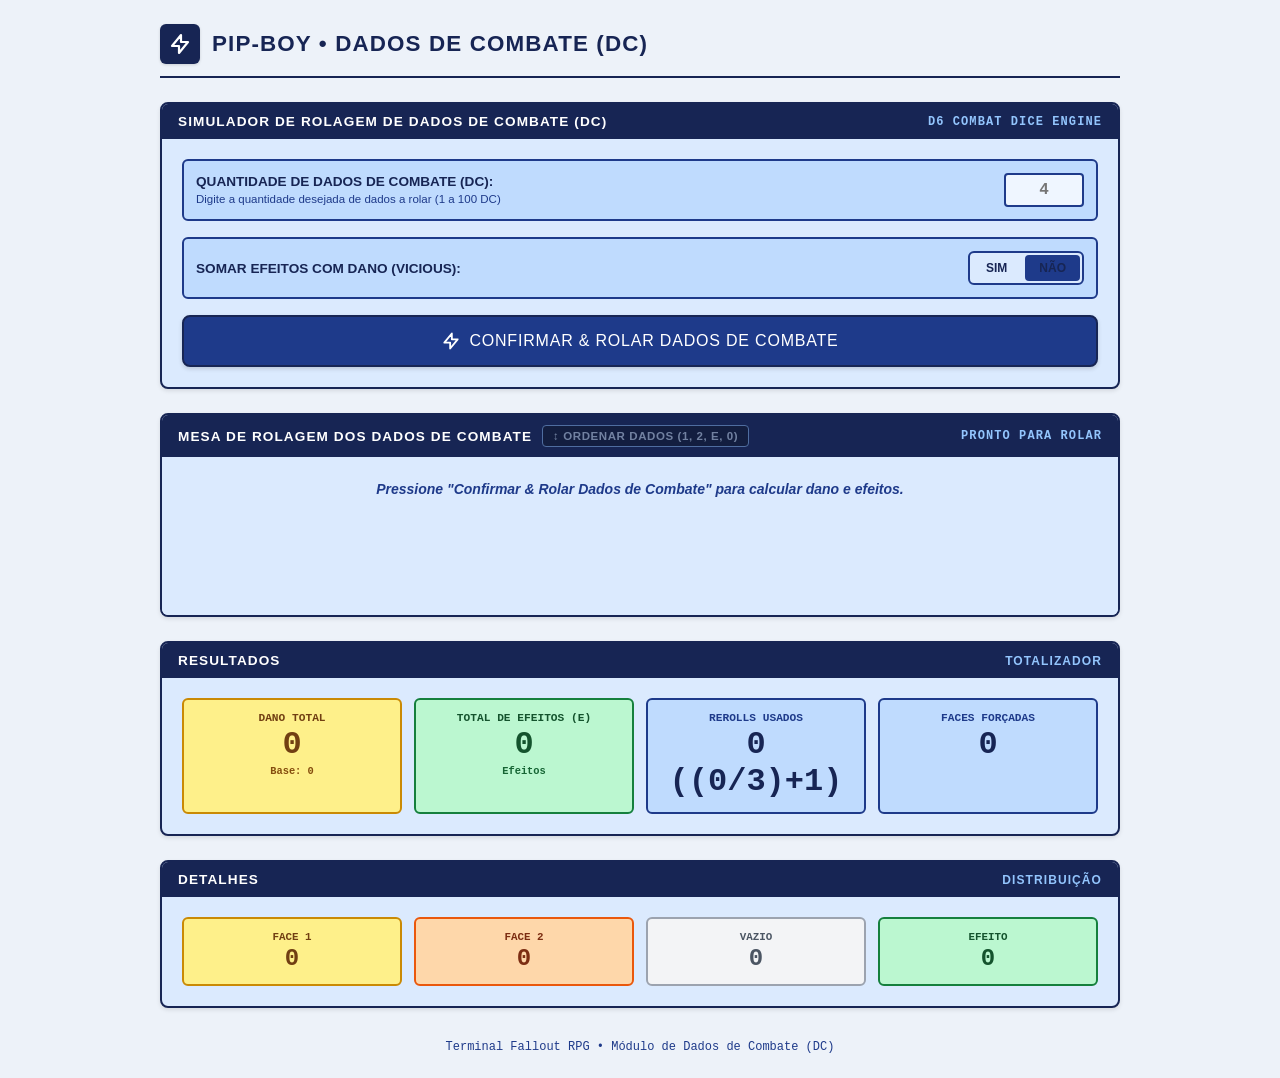
<file: simuladorDeDadosDeCombate.html>
<!DOCTYPE html>
<html lang="pt-BR">
<head>
  <meta charset="UTF-8">
  <meta name="viewport" content="width=device-width, initial-scale=1.0">
  <title>Dados de Combate (DC) - Pip-Boy</title>

  <style>
    /* =======================================================
       1. VARIÁVEIS & RESET CSS
       ======================================================= */
    :root {
      --vault-bg: #edf2f9;
      --vault-paper: #faeed2;
      --vault-header: #172554;
      --vault-border: #93c5fd;
      --vault-text: #172554;
      --vault-dim: #1e3a8a;

      --font-display: 'Segoe UI', -apple-system, BlinkMacSystemFont, 'Arial', sans-serif;
      --font-sans: -apple-system, BlinkMacSystemFont, 'Segoe UI', Roboto, Helvetica, Arial, sans-serif;
      --font-mono: 'Consolas', 'Courier New', 'Lucida Console', monospace;
    }

    * {
      box-sizing: border-box;
      margin: 0;
      padding: 0;
    }

    body {
      background-color: var(--vault-bg);
      color: var(--vault-text);
      font-family: var(--font-sans);
      min-height: 100vh;
      padding: 16px;
      display: flex;
      flex-direction: column;
      justify-content: space-between;
    }

    @media (min-width: 640px) {
      body { padding: 24px; }
    }

    .app-container {
      max-width: 960px;
      width: 100%;
      margin: 0 auto;
    }

    input[type=number]::-webkit-inner-spin-button, 
    input[type=number]::-webkit-outer-spin-button { 
      -webkit-appearance: none; 
      margin: 0; 
    }
    input[type=number] {
      -moz-appearance: textfield;
      font-family: var(--font-mono);
      font-weight: 700;
    }

    .hidden {
      display: none !important;
    }

    /* =======================================================
       2. CABEÇALHO
       ======================================================= */
    header {
      margin-bottom: 24px;
    }

    .header-top {
      display: flex;
      flex-direction: row;
      align-items: center;
      justify-content: space-between;
      border-bottom: 2px solid var(--vault-header);
      padding-bottom: 12px;
    }

    .header-brand {
      display: flex;
      align-items: center;
      gap: 12px;
    }

    .header-icon {
      display: inline-flex;
      align-items: center;
      justify-content: center;
      width: 40px;
      height: 40px;
      background-color: var(--vault-header);
      color: #ffffff;
      border-radius: 6px;
      box-shadow: 0 1px 3px rgba(0,0,0,0.15);
    }

    .header-title {
      font-family: var(--font-display);
      font-size: 1.4rem;
      letter-spacing: 0.05em;
      text-transform: uppercase;
      color: var(--vault-header);
    }

    /* =======================================================
       3. ESTRUTURA DOS DADOS DE COMBATE
       ======================================================= */
    .dice-container {
      display: flex;
      flex-direction: column;
      gap: 24px;
    }

    .card-darkblue {
      border: 2px solid #172554;
      border-radius: 8px;
      background-color: #dbeafe;
      overflow: hidden;
      box-shadow: 0 2px 4px rgba(0,0,0,0.1);
    }

    .card-header {
      background-color: #172554;
      color: #ffffff;
      padding: 10px 16px;
      font-family: var(--font-display);
      text-transform: uppercase;
      letter-spacing: 0.08em;
      font-size: 0.85rem;
      font-weight: 600;
      display: flex;
      justify-content: space-between;
      align-items: center;
    }

    .darkblue-cell {
      background-color: #bfdbfe;
      border: 2px solid #1e3a8a;
      border-radius: 6px;
      padding: 12px;
    }

    .darkblue-cell-btn {
      width: 32px;
      height: 32px;
      border: 2px solid #1e3a8a;
      border-radius: 4px;
      background-color: #dbeafe;
      font-weight: 700;
      color: #172554;
      cursor: pointer;
      display: flex;
      align-items: center;
      justify-content: center;
    }

    .darkblue-cell-btn:hover { background-color: #93c5fd; }
    .darkblue-cell-btn:active { transform: scale(0.95); }

    .input-num-styled {
      text-align: center;
      padding: 6px 10px;
      border: 2px solid #1e3a8a;
      border-radius: 4px;
      background: #eff6ff;
      color: #172554;
      font-size: 1rem;
      font-weight: 700;
    }

    .purple-input-readonly {
      text-align: center;
      padding: 6px;
      border: 2px solid #1e3a8a;
      border-radius: 4px;
      background: #eff6ff;
      color: #172554;
      font-size: 1rem;
      cursor: default;
    }

    .toggle-group {
      display: inline-flex;
      border: 2px solid #1e3a8a;
      border-radius: 6px;
      padding: 2px;
      gap: 4px;
    }

    .toggle-group label {
      cursor: pointer;
    }

    .toggle-group input[type=radio] {
      display: none;
    }

    .toggle-pill {
      padding: 6px 14px;
      border-radius: 4px;
      font-family: var(--font-display);
      text-transform: uppercase;
      font-size: 0.75rem;
      font-weight: 700;
      display: block;
    }

    .toggle-group-darkblue input[type=radio]:checked + .toggle-pill {
      background-color: #1e3a8a;
      color: #ffffff;
    }

    .btn-roll-combat {
      width: 100%;
      padding: 14px 24px;
      background-color: #1e3a8a;
      color: #ffffff;
      font-family: var(--font-display);
      font-size: 1rem;
      text-transform: uppercase;
      letter-spacing: 0.05em;
      border: 2px solid #172554;
      border-radius: 8px;
      cursor: pointer;
      display: flex;
      align-items: center;
      justify-content: center;
      gap: 8px;
      box-shadow: 0 2px 4px rgba(0,0,0,0.15);
      transition: background-color 0.15s;
    }

    .btn-roll-combat:hover { background-color: #172554; }
    .btn-roll-combat:active { transform: scale(0.99); }

    .btn-sort-pool {
      padding: 4px 10px;
      font-size: 0.72rem;
      font-family: var(--font-display);
      text-transform: uppercase;
      font-weight: 700;
      letter-spacing: 0.05em;
      border-radius: 4px;
      cursor: pointer;
      display: inline-flex;
      align-items: center;
      gap: 5px;
      transition: all 0.15s;
    }

    .btn-sort-dc {
      border: 1.5px solid #93c5fd;
      background-color: #0f172a;
      color: #e0f2fe;
    }
    .btn-sort-dc:hover:not(:disabled) {
      background-color: #1e3a8a;
      border-color: #ffffff;
    }
    .btn-sort-pool:disabled {
      opacity: 0.45;
      cursor: not-allowed;
    }

    .dc-box {
      width: 68px;
      height: 68px;
      border: 2px solid #172554;
      background-color: #ffffff;
      display: flex;
      flex-direction: column;
      align-items: center;
      justify-content: center;
      user-select: none;
      font-family: var(--font-mono);
      border-radius: 4px;
    }

    @media (min-width: 640px) {
      .dc-box {
        width: 76px;
        height: 76px;
      }
    }

    .dc-symbol {
      font-size: 1.6rem;
      font-weight: 900;
      line-height: 1;
      display: flex;
      align-items: center;
      justify-content: center;
      gap: 2px;
    }

    .dc-tag {
      font-size: 0.55rem;
      font-weight: 700;
      text-transform: uppercase;
      margin-top: 4px;
    }

    .dc-face-blank {
      background-color: #f3f4f6 !important;
      border-color: #9ca3af !important;
      color: #6b7280 !important;
    }

    .dc-face-one {
      background-color: #fef08a !important;
      border-color: #ca8a04 !important;
      color: #713f12 !important;
    }

    .dc-face-two {
      background-color: #fed7aa !important;
      border-color: #ea580c !important;
      color: #7c2d12 !important;
    }

    .dc-face-effect {
      background-color: #bbf7d0 !important;
      border-color: #15803d !important;
      color: #14532d !important;
    }

    .btn-dc-reroll {
      margin-top: 6px;
      padding: 3px 8px;
      font-size: 0.65rem;
      font-family: var(--font-display);
      text-transform: uppercase;
      font-weight: 700;
      letter-spacing: 0.05em;
      border: 1.5px solid #1e3a8a;
      border-radius: 4px;
      background-color: #ffffff;
      color: #1e3a8a;
      cursor: pointer;
      transition: all 0.15s;
      width: 100%;
    }

    .btn-dc-reroll:hover:not(:disabled) {
      background-color: #1e3a8a;
      color: #ffffff;
    }

    .btn-dc-reroll:disabled {
      opacity: 0.45;
      cursor: not-allowed;
      border-color: #9ca3af;
      color: #6b7280;
      background-color: #e5e7eb;
    }

    .btn-dc-force {
      margin-top: 3px;
      padding: 2px 6px;
      font-size: 0.6rem;
      font-family: var(--font-display);
      text-transform: uppercase;
      font-weight: 700;
      letter-spacing: 0.04em;
      border: 1.5px dashed #1e3a8a;
      border-radius: 4px;
      background-color: #f0fdf4;
      color: #172554;
      cursor: pointer;
      transition: all 0.15s;
      width: 100%;
    }

    .btn-dc-force:hover:not(:disabled) {
      background-color: #93c5fd;
      color: #172554;
      border-style: solid;
    }

    .btn-dc-force:disabled {
      opacity: 0.4;
      cursor: not-allowed;
      border-color: #9ca3af;
      color: #6b7280;
      background-color: #e5e7eb;
    }

    @keyframes rollIcosahedron {
      0% { transform: rotate(0deg) scale(1); }
      25% { transform: rotate(-18deg) scale(1.08); }
      50% { transform: rotate(18deg) scale(1.12); }
      75% { transform: rotate(-10deg) scale(1.04); }
      100% { transform: rotate(0deg) scale(1); }
    }
    .dice-rolling {
      animation: rollIcosahedron 0.12s infinite linear;
    }

    /* Modal Forçar Face DC */
    .modal-overlay {
      position: fixed;
      inset: 0;
      background-color: rgba(26, 24, 21, 0.65);
      display: flex;
      align-items: center;
      justify-content: center;
      z-index: 100;
      backdrop-filter: blur(2px);
    }

    .modal-card-darkblue {
      background-color: #dbeafe;
      border: 3px solid #172554;
      border-radius: 12px;
      padding: 20px;
      max-width: 440px;
      width: 90%;
      box-shadow: 0 10px 25px rgba(0,0,0,0.35);
      display: flex;
      flex-direction: column;
      gap: 14px;
    }

    .modal-grid-dc-4 {
      display: grid;
      grid-template-columns: repeat(2, 1fr);
      gap: 12px;
    }

    @media (min-width: 500px) {
      .modal-grid-dc-4 {
        grid-template-columns: repeat(4, 1fr);
      }
    }

    .btn-face-choice-dc {
      padding: 14px 8px;
      background-color: #ffffff;
      border: 2px solid #1e3a8a;
      border-radius: 6px;
      font-family: var(--font-mono);
      font-size: 0.85rem;
      font-weight: 800;
      color: #172554;
      cursor: pointer;
      display: flex;
      flex-direction: column;
      align-items: center;
      gap: 4px;
      transition: all 0.15s;
    }

    .btn-face-choice-dc:hover:not(:disabled) {
      background-color: #1e3a8a;
      color: #ffffff;
      transform: scale(1.04);
    }

    .btn-face-choice-dc:disabled {
      opacity: 0.3 !important;
      cursor: not-allowed !important;
      background-color: #d1d5db !important;
      border-color: #9ca3af !important;
      color: #6b7280 !important;
      transform: none !important;
    }

    footer {
      margin-top: 32px;
      text-align: center;
      font-size: 0.75rem;
      color: var(--vault-dim);
      font-family: var(--font-mono);
    }
  </style>
</head>

<body>
  <div class="app-container">

    <!-- Header -->
    <header>
      <div class="header-top">
        <div class="header-brand">
          <span class="header-icon">
            <svg width="24" height="24" fill="none" stroke="currentColor" viewBox="0 0 24 24">
              <path stroke-linecap="round" stroke-linejoin="round" stroke-width="2.2" d="M13 10V3L4 14h7v7l9-11h-7z"></path>
            </svg>
          </span>
          <h1 class="header-title">Pip-Boy &bull; Dados de Combate (DC)</h1>
        </div>
      </div>
    </header>

    <!-- Conteúdo Principal -->
    <main>
      <div class="dice-container">
        
        <!-- Configurações da Rolagem -->
        <div class="card-darkblue">
          <div class="card-header">
            <span>Simulador de Rolagem de Dados de Combate (DC)</span>
            <span style="font-size: 0.75rem; font-family: var(--font-mono); color: #93c5fd;">D6 Combat Dice Engine</span>
          </div>

          <div style="padding: 20px; display: flex; flex-direction: column; gap: 16px;">
            <div class="darkblue-cell" style="display: flex; justify-content: space-between; align-items: center; flex-wrap: wrap; gap: 10px;">
              <div>
                <label for="dc-qty-input" style="font-size: 0.85rem; font-weight: 700; color: #172554; text-transform: uppercase; display: block;">
                  Quantidade de Dados de Combate (DC):
                </label>
                <span style="font-size: 0.72rem; color: #1e3a8a;">Digite a quantidade desejada de dados a rolar (1 a 100 DC)</span>
              </div>
              <div>
                <input type="number" id="dc-qty-input" value="" min="1" max="100" step="1" placeholder="4" class="input-num-styled" style="width: 80px;">
              </div>
            </div>

            <div class="darkblue-cell" style="display: flex; flex-direction: column; gap: 12px;">
              <div style="display: flex; justify-content: space-between; align-items: center; flex-wrap: wrap; gap: 8px;">
                <div>
                  <span style="font-size: 0.85rem; font-weight: 700; color: #172554; text-transform: uppercase; display: block;">
                    Somar efeitos com dano (Vicious):
                  </span>
                </div>
                <div class="toggle-group toggle-group-darkblue" style="background: #dbeafe;">
                  <label style="flex: 1; text-align: center;">
                    <input type="radio" name="dc-radio-vicious" value="sim">
                    <span class="toggle-pill" style="color: #172554;">Sim</span>
                  </label>
                  <label style="flex: 1; text-align: center;">
                    <input type="radio" name="dc-radio-vicious" value="nao" checked>
                    <span class="toggle-pill" style="color: #172554;">Não</span>
                  </label>
                </div>
              </div>

              <div id="dc-vicious-multiplier-box" class="hidden" style="display: flex; justify-content: space-between; align-items: center; flex-wrap: wrap; gap: 8px; border-top: 1px solid #93c5fd; padding-top: 10px;">
                <div>
                  <label style="font-size: 0.78rem; font-weight: 700; color: #172554; text-transform: uppercase; display: block;">
                    Cada efeito aumenta o dano em:
                  </label>
                  <span style="font-size: 0.7rem; color: #1e3a8a;">Alterar o bônus de dano por efeito com Vicious, aplicado por Perks e Mods. Padrão: 1</span>
                </div>
                <div style="display: flex; gap: 6px; align-items: center;">
                  <button id="dc-btn-dec-vicious" type="button" class="darkblue-cell-btn">-</button>
                  <input type="number" id="dc-vicious-val-input" value="1" min="1" readonly tabindex="-1" class="purple-input-readonly" style="width: 60px;">
                  <button id="dc-btn-inc-vicious" type="button" class="darkblue-cell-btn">+</button>
                </div>
              </div>
            </div>

            <div>
              <button id="dc-btn-roll" type="button" class="btn-roll-combat">
                <svg width="20" height="20" fill="none" stroke="currentColor" viewBox="0 0 24 24">
                  <path stroke-linecap="round" stroke-linejoin="round" stroke-width="2.2" d="M13 10V3L4 14h7v7l9-11h-7z"></path>
                </svg>
                Confirmar &amp; Rolar Dados de Combate
              </button>
            </div>
          </div>
        </div>

        <!-- Mesa de Rolagem -->
        <div class="card-darkblue">
          <div class="card-header">
            <div style="display: flex; align-items: center; gap: 10px;">
              <span>Mesa de Rolagem dos Dados de Combate</span>
              <button id="dc-btn-sort" type="button" class="btn-sort-pool btn-sort-dc" disabled>
                ↕ Ordenar Dados (1, 2, E, 0)
              </button>
            </div>
            <span id="dc-roll-status-tag" style="font-size: 0.75rem; font-family: var(--font-mono); color: #93c5fd;">Pronto para rolar</span>
          </div>
          <div style="padding: 24px; background-color: #dbeafe;">
            <div id="dc-pool-display" style="display: flex; flex-wrap: wrap; justify-content: center; gap: 16px; min-height: 110px; align-items: flex-start;">
              <span style="font-size: 0.875rem; font-style: italic; color: #1e3a8a; font-weight: 600;">Pressione "Confirmar &amp; Rolar Dados de Combate" para calcular dano e efeitos.</span>
            </div>
          </div>
        </div>

        <!-- Resultados -->
        <div class="card-darkblue">
          <div class="card-header">
            <span>Resultados</span>
            <span style="font-size: 0.75rem; color: #93c5fd;">Totalizador</span>
          </div>
          <div style="padding: 20px; display: grid; grid-template-columns: repeat(auto-fit, minmax(140px, 1fr)); gap: 12px; font-family: var(--font-mono); text-align: center;">
            <div class="darkblue-cell" style="border-color: #ca8a04; background-color: #fef08a;">
              <span style="font-size: 0.7rem; font-weight: 700; color: #713f12; text-transform: uppercase; display: block; margin-bottom: 2px;">Dano Total</span>
              <span id="dc-res-total-damage" style="font-size: 2rem; font-weight: 900; color: #713f12;">0</span>
              <span id="dc-res-damage-breakdown" style="font-size: 0.65rem; color: #854d0e; font-weight: 700; display: block; margin-top: 2px;">Base: 0</span>
            </div>
            <div class="darkblue-cell" style="border-color: #15803d; background-color: #bbf7d0;">
              <span style="font-size: 0.7rem; font-weight: 700; color: #14532d; text-transform: uppercase; display: block; margin-bottom: 2px;">Total de Efeitos (E)</span>
              <span id="dc-res-total-effects" style="font-size: 2rem; font-weight: 900; color: #14532d;">0</span>
              <span style="font-size: 0.65rem; color: #166534; font-weight: 700; display: block; margin-top: 2px;">Efeitos</span>
            </div>
            <div class="darkblue-cell">
              <span style="font-size: 0.7rem; font-weight: 700; color: #1e3a8a; text-transform: uppercase; display: block; margin-bottom: 2px;">Rerolls Usados</span>
              <span id="dc-res-rerolls" style="font-size: 2rem; font-weight: 900; color: #172554;">0 ((0/3)+1)</span>
            </div>
            <div class="darkblue-cell">
              <span style="font-size: 0.7rem; font-weight: 700; color: #1e3a8a; text-transform: uppercase; display: block; margin-bottom: 2px;">Faces Forçadas</span>
              <span id="dc-res-forced" style="font-size: 2rem; font-weight: 900; color: #172554;">0</span>
            </div>
          </div>
        </div>

        <!-- Detalhes -->
        <div class="card-darkblue">
          <div class="card-header">
            <span>Detalhes</span>
            <span style="font-size: 0.75rem; color: #93c5fd;">Distribuição</span>
          </div>
          <div style="padding: 20px; display: grid; grid-template-columns: repeat(auto-fit, minmax(130px, 1fr)); gap: 12px; font-family: var(--font-mono); text-align: center;">
            <div class="darkblue-cell" style="background-color: #fef08a; border-color: #ca8a04;">
              <span style="font-size: 0.68rem; font-weight: 700; color: #713f12; text-transform: uppercase; display: block; margin-bottom: 2px;">Face 1</span>
              <span id="dc-res-count-1" style="font-size: 1.5rem; font-weight: 900; color: #713f12;">0</span>
            </div>
            <div class="darkblue-cell" style="background-color: #fed7aa; border-color: #ea580c;">
              <span style="font-size: 0.68rem; font-weight: 700; color: #7c2d12; text-transform: uppercase; display: block; margin-bottom: 2px;">Face 2</span>
              <span id="dc-res-count-2" style="font-size: 1.5rem; font-weight: 900; color: #7c2d12;">0</span>
            </div>
            <div class="darkblue-cell" style="background-color: #f3f4f6; border-color: #9ca3af;">
              <span style="font-size: 0.68rem; font-weight: 700; color: #4b5563; text-transform: uppercase; display: block; margin-bottom: 2px;">Vazio</span>
              <span id="dc-res-count-blank" style="font-size: 1.5rem; font-weight: 900; color: #4b5563;">0</span>
            </div>
            <div class="darkblue-cell" style="background-color: #bbf7d0; border-color: #15803d;">
              <span style="font-size: 0.68rem; font-weight: 700; color: #14532d; text-transform: uppercase; display: block; margin-bottom: 2px;">Efeito</span>
              <span id="dc-res-count-effect" style="font-size: 1.5rem; font-weight: 900; color: #14532d;">0</span>
            </div>
          </div>
        </div>

      </div>
    </main>

    <!-- Modal Forçar Face DC -->
    <div id="modal-force-dc" class="modal-overlay hidden">
      <div class="modal-card-darkblue">
        <div style="display: flex; justify-content: space-between; align-items: center; border-bottom: 2px solid #172554; padding-bottom: 8px;">
          <span style="font-family: var(--font-display); font-size: 0.95rem; font-weight: 700; text-transform: uppercase; color: #172554;">
            Escolher Face do Dado de Combate (DC)
          </span>
          <button id="btn-close-dc-modal" type="button" style="background: none; border: none; font-size: 1.2rem; font-weight: 900; color: #172554; cursor: pointer; line-height: 1;">&times;</button>
        </div>
        <div id="modal-dc-grid" class="modal-grid-dc-4"></div>
      </div>
    </div>

    <footer>
      Terminal Fallout RPG &bull; Módulo de Dados de Combate (DC)
    </footer>
  </div>

  <script>
    /* =======================================================
       UTILITÁRIOS DE ENTRADA & PARSE
       ======================================================= */
    function parseSafeInt(value, fallbackDefault = 0) {
      if (value === null || value === undefined || value === "") return fallbackDefault;
      const strVal = String(value).split(".")[0].split(",")[0].trim();
      const num = parseInt(strVal, 10);
      return isNaN(num) ? fallbackDefault : Math.floor(num);
    }

    function enforceStrictIntegerInput(inputElement, minVal = 0) {
      inputElement.addEventListener("keydown", (e) => {
        if (e.key === "-" || e.key === "." || e.key === "," || e.key === "e" || e.key === "E" || e.key === "+") {
          e.preventDefault();
        }
      });

      inputElement.addEventListener("paste", (e) => {
        e.preventDefault();
        const text = (e.clipboardData || window.clipboardData).getData("text");
        const clean = text.replace(/[^0-9]/g, "");
        const parsed = parseSafeInt(clean, minVal);
        inputElement.value = parsed === 0 ? "" : parsed;
        inputElement.dispatchEvent(new Event("input"));
      });
    }

    function enforceStrictBoundedInput(inputElement, minVal, maxVal, fallbackDefault, onChangeCallback) {
      enforceStrictIntegerInput(inputElement, minVal);

      inputElement.addEventListener("input", (e) => {
        const raw = e.target.value;
        if (raw === "") {
          if (onChangeCallback) onChangeCallback(fallbackDefault);
          return;
        }
        let val = parseInt(raw, 10);
        if (isNaN(val)) val = fallbackDefault;
        if (val > maxVal) {
          val = maxVal;
          inputElement.value = val;
        }
        if (onChangeCallback) onChangeCallback(val);
      });

      inputElement.addEventListener("blur", (e) => {
        const raw = e.target.value;
        if (raw === "") {
          if (onChangeCallback) onChangeCallback(fallbackDefault);
          return;
        }
        let val = parseInt(raw, 10);
        if (isNaN(val)) val = fallbackDefault;
        if (val < minVal) val = minVal;
        if (val > maxVal) val = maxVal;
        inputElement.value = val;
        if (onChangeCallback) onChangeCallback(val);
      });
    }

    /* =======================================================
       REGRAS E ELEMENTOS DOM
       ======================================================= */
    const COMBAT_DICE_RULES = {
      1: { damage: 1, effects: 0, label: "1", type: "1", desc: "1 Dano", bgClass: "dc-face-one" },
      2: { damage: 2, effects: 0, label: "2", type: "2", desc: "2 Dano", bgClass: "dc-face-two" },
      3: { damage: 0, effects: 0, label: "—", type: "blank", desc: "Vazio", bgClass: "dc-face-blank" },
      4: { damage: 0, effects: 0, label: "—", type: "blank", desc: "Vazio", bgClass: "dc-face-blank" },
      5: { damage: 1, effects: 1, label: "1+E", type: "effect", desc: "1 Dano + Efeito", bgClass: "dc-face-effect" },
      6: { damage: 1, effects: 1, label: "1+E", type: "effect", desc: "1 Dano + Efeito", bgClass: "dc-face-effect" }
    };

    let currentDcPool = [];
    let dcRerollsUsed = 0;
    let dcForcedFacesUsed = 0;
    let currentlyTargetedDcItem = null;
    let isDcRolling = false;

    let isViciousActive = false;
    let viciousMultiplier = 1;

    const dcQtyInput = document.getElementById("dc-qty-input");
    const dcBtnRoll = document.getElementById("dc-btn-roll");
    const dcBtnSort = document.getElementById("dc-btn-sort");
    const dcPoolDisplay = document.getElementById("dc-pool-display");
    const dcRollStatusTag = document.getElementById("dc-roll-status-tag");

    const dcRadiosVicious = document.querySelectorAll('input[name="dc-radio-vicious"]');
    const dcViciousMultiplierBox = document.getElementById("dc-vicious-multiplier-box");
    const dcViciousValInput = document.getElementById("dc-vicious-val-input");
    const dcBtnDecVicious = document.getElementById("dc-btn-dec-vicious");
    const dcBtnIncVicious = document.getElementById("dc-btn-inc-vicious");

    const dcResTotalDamage = document.getElementById("dc-res-total-damage");
    const dcResDamageBreakdown = document.getElementById("dc-res-damage-breakdown");
    const dcResTotalEffects = document.getElementById("dc-res-total-effects");
    const dcResRerolls = document.getElementById("dc-res-rerolls");
    const dcResForced = document.getElementById("dc-res-forced");

    const dcResCount1 = document.getElementById("dc-res-count-1");
    const dcResCount2 = document.getElementById("dc-res-count-2");
    const dcResCountBlank = document.getElementById("dc-res-count-blank");
    const dcResCountEffect = document.getElementById("dc-res-count-effect");

    const modalForceDc = document.getElementById("modal-force-dc");
    const btnCloseDcModal = document.getElementById("btn-close-dc-modal");
    const modalDcGrid = document.getElementById("modal-dc-grid");

    enforceStrictBoundedInput(dcQtyInput, 1, 100, 4, () => {});

    /* =======================================================
       LÓGICA DOS DADOS DE COMBATE
       ======================================================= */
    function styleDcItem(item) {
      const faceInfo = COMBAT_DICE_RULES[item.face] || COMBAT_DICE_RULES[3];
      item.box.className = `dc-box ${faceInfo.bgClass}`;
      
      if (faceInfo.type === "effect") {
        item.symbolSpan.innerHTML = `1 <span style="font-size:1.15rem; color:#15803d; margin-left:1px;">&#9786;</span>`;
        item.tagSpan.textContent = "1 Dano + E";
      } else if (faceInfo.type === "blank") {
        item.symbolSpan.textContent = "—";
        item.tagSpan.textContent = "Vazio";
      } else {
        item.symbolSpan.textContent = faceInfo.label;
        item.tagSpan.textContent = faceInfo.desc;
      }
    }

    function recalculateDcResults() {
      let baseDamage = 0;
      let totalEffects = 0;
      let count1 = 0;
      let count2 = 0;
      let countBlank = 0;
      let countEffect = 0;

      currentDcPool.forEach(item => {
        const info = COMBAT_DICE_RULES[item.face];
        if (info) {
          baseDamage += info.damage;
          totalEffects += info.effects;

          if (info.type === "1") count1++;
          else if (info.type === "2") count2++;
          else if (info.type === "blank") countBlank++;
          else if (info.type === "effect") countEffect++;
        }
      });

      const extraVicious = isViciousActive ? (totalEffects * viciousMultiplier) : 0;
      const finalDamage = baseDamage + extraVicious;

      dcResTotalDamage.textContent = finalDamage;
      if (isViciousActive && extraVicious > 0) {
        dcResDamageBreakdown.textContent = `Base: ${baseDamage} + Vicious: ${extraVicious}`;
      } else {
        dcResDamageBreakdown.textContent = `Base: ${baseDamage}`;
      }

      dcResTotalEffects.textContent = totalEffects;
      const rerollsRatio = Math.floor(dcRerollsUsed / 3) + 1;
      dcResRerolls.textContent = `${dcRerollsUsed} ((${dcRerollsUsed}/3)+1 = ${rerollsRatio})`;
      dcResForced.textContent = dcForcedFacesUsed;

      dcResCount1.textContent = count1;
      dcResCount2.textContent = count2;
      dcResCountBlank.textContent = countBlank;
      dcResCountEffect.textContent = countEffect;
    }

    dcRadiosVicious.forEach(radio => {
      radio.addEventListener("change", (e) => {
        isViciousActive = e.target.value === "sim";
        if (isViciousActive) {
          dcViciousMultiplierBox.classList.remove("hidden");
        } else {
          dcViciousMultiplierBox.classList.add("hidden");
        }
        recalculateDcResults();
      });
    });

    dcBtnDecVicious.addEventListener("click", () => {
      viciousMultiplier = Math.max(1, parseSafeInt(dcViciousValInput.value, 1) - 1);
      dcViciousValInput.value = viciousMultiplier;
      recalculateDcResults();
    });

    dcBtnIncVicious.addEventListener("click", () => {
      viciousMultiplier = parseSafeInt(dcViciousValInput.value, 1) + 1;
      dcViciousValInput.value = viciousMultiplier;
      recalculateDcResults();
    });

    function rerollSingleDc(item) {
      if (isDcRolling || item.hasRerolled) return;

      item.btnReroll.disabled = true;
      item.btnReroll.textContent = "...";
      item.box.classList.add("dice-rolling");

      let ticks = 8;
      const tInterval = setInterval(() => {
        const tempFace = Math.floor(Math.random() * 6) + 1;
        const tempInfo = COMBAT_DICE_RULES[tempFace];
        item.symbolSpan.textContent = tempInfo.label;
        ticks--;

        if (ticks <= 0) {
          clearInterval(tInterval);
          item.box.classList.remove("dice-rolling");
          item.face = Math.floor(Math.random() * 6) + 1;
          item.hasRerolled = true;
          item.btnReroll.textContent = "Usado";
          item.btnReroll.disabled = true;

          dcRerollsUsed++;
          styleDcItem(item);
          recalculateDcResults();
        }
      }, 60);
    }

    function openForceDcModal(item) {
      if (isDcRolling || item.hasForced) return;
      currentlyTargetedDcItem = item;
      buildForceDcModalGrid(item.face);
      modalForceDc.classList.remove("hidden");
    }

    function closeForceDcModal() {
      modalForceDc.classList.add("hidden");
      currentlyTargetedDcItem = null;
    }

    btnCloseDcModal.addEventListener("click", closeForceDcModal);
    modalForceDc.addEventListener("click", (e) => {
      if (e.target === modalForceDc) closeForceDcModal();
    });

    function buildForceDcModalGrid(currentFace) {
      modalDcGrid.innerHTML = "";
      const allowedFaces = [1, 2, 4, 6];
      const currentType = COMBAT_DICE_RULES[currentFace] ? COMBAT_DICE_RULES[currentFace].type : null;

      allowedFaces.forEach(f => {
        const info = COMBAT_DICE_RULES[f];
        const btn = document.createElement("button");
        btn.type = "button";
        btn.className = "btn-face-choice-dc";
        
        let iconHtml = info.label;
        if (info.type === "effect") {
          iconHtml = `1 &#9786;`;
        }

        btn.innerHTML = `
          <span style="font-size:1.35rem; font-weight:900;">${iconHtml}</span>
          <span style="font-size:0.68rem; font-weight:700;">${info.desc}</span>
        `;

        if (info.type === currentType) {
          btn.disabled = true;
        } else {
          const faceVal = f;
          btn.addEventListener("click", () => {
            if (currentlyTargetedDcItem && !currentlyTargetedDcItem.hasForced) {
              currentlyTargetedDcItem.face = faceVal;
              currentlyTargetedDcItem.hasForced = true;
              currentlyTargetedDcItem.btnForce.textContent = "Forçado";
              currentlyTargetedDcItem.btnForce.disabled = true;

              dcForcedFacesUsed++;
              styleDcItem(currentlyTargetedDcItem);
              recalculateDcResults();
            }
            closeForceDcModal();
          });
        }
        modalDcGrid.appendChild(btn);
      });
    }

    dcBtnSort.addEventListener("click", () => {
      if (isDcRolling || currentDcPool.length === 0) return;
      const priority = { "1": 1, "2": 2, "effect": 3, "blank": 4 };
      currentDcPool.sort((a, b) => {
        const pA = priority[COMBAT_DICE_RULES[a.face].type];
        const pB = priority[COMBAT_DICE_RULES[b.face].type];
        return pA - pB;
      });
      dcPoolDisplay.innerHTML = "";
      currentDcPool.forEach(item => dcPoolDisplay.appendChild(item.wrapper));
    });

    dcBtnRoll.addEventListener("click", () => {
      if (isDcRolling) return;

      const rawDC = dcQtyInput.value;
      const numDice = rawDC === "" ? 4 : Math.min(100, Math.max(1, parseSafeInt(rawDC, 4)));
      isDcRolling = true;
      dcBtnRoll.disabled = true;
      dcBtnSort.disabled = true;
      dcBtnRoll.style.opacity = "0.75";
      dcBtnRoll.style.cursor = "not-allowed";
      dcRollStatusTag.textContent = `Rolando ${numDice} DCs...`;
      dcRollStatusTag.style.color = "#93c5fd";

      dcPoolDisplay.innerHTML = "";
      currentDcPool = [];
      dcRerollsUsed = 0;
      dcForcedFacesUsed = 0;

      for (let i = 0; i < numDice; i++) {
        const dWrapper = document.createElement("div");
        dWrapper.style.position = "relative";
        dWrapper.style.display = "flex";
        dWrapper.style.flexDirection = "column";
        dWrapper.style.alignItems = "center";
        dWrapper.style.filter = "drop-shadow(0 2px 3px rgba(0,0,0,0.15))";
        dWrapper.style.width = "76px";

        const dBox = document.createElement("div");
        dBox.className = "dc-box dice-rolling";

        const symbolSpan = document.createElement("span");
        symbolSpan.className = "dc-symbol";
        symbolSpan.textContent = "?";

        const tagSpan = document.createElement("span");
        tagSpan.className = "dc-tag";
        tagSpan.textContent = "DC";

        const btnReroll = document.createElement("button");
        btnReroll.type = "button";
        btnReroll.className = "btn-dc-reroll";
        btnReroll.textContent = "Reroll";
        btnReroll.disabled = true;

        const btnForce = document.createElement("button");
        btnForce.type = "button";
        btnForce.className = "btn-dc-force";
        btnForce.textContent = "Forçar Face";
        btnForce.disabled = true;

        const dcObj = {
          face: 4,
          hasRerolled: false,
          hasForced: false,
          wrapper: dWrapper,
          box: dBox,
          symbolSpan: symbolSpan,
          tagSpan: tagSpan,
          btnReroll: btnReroll,
          btnForce: btnForce
        };

        btnReroll.addEventListener("click", () => rerollSingleDc(dcObj));
        btnForce.addEventListener("click", () => openForceDcModal(dcObj));

        dBox.appendChild(symbolSpan);
        dBox.appendChild(tagSpan);
        dWrapper.appendChild(dBox);
        dWrapper.appendChild(btnReroll);
        dWrapper.appendChild(btnForce);
        dcPoolDisplay.appendChild(dWrapper);

        currentDcPool.push(dcObj);
      }

      let ticks = 12;
      const interval = setInterval(() => {
        currentDcPool.forEach(d => {
          const tempFace = Math.floor(Math.random() * 6) + 1;
          const tempInfo = COMBAT_DICE_RULES[tempFace];
          d.symbolSpan.textContent = tempInfo.label;
        });
        ticks--;

        if (ticks <= 0) {
          clearInterval(interval);

          currentDcPool.forEach(item => {
            item.box.classList.remove("dice-rolling");
            item.face = Math.floor(Math.random() * 6) + 1;
            item.btnReroll.disabled = false;
            item.btnForce.disabled = false;
            styleDcItem(item);
          });

          recalculateDcResults();

          isDcRolling = false;
          dcBtnRoll.disabled = false;
          dcBtnSort.disabled = false;
          dcBtnRoll.style.opacity = "1";
          dcBtnRoll.style.cursor = "pointer";
          dcRollStatusTag.textContent = "Rolagem finalizada!";
          dcRollStatusTag.style.color = "#93c5fd";
        }
      }, 70);
    });
  </script>
</body>
</html>
</file>
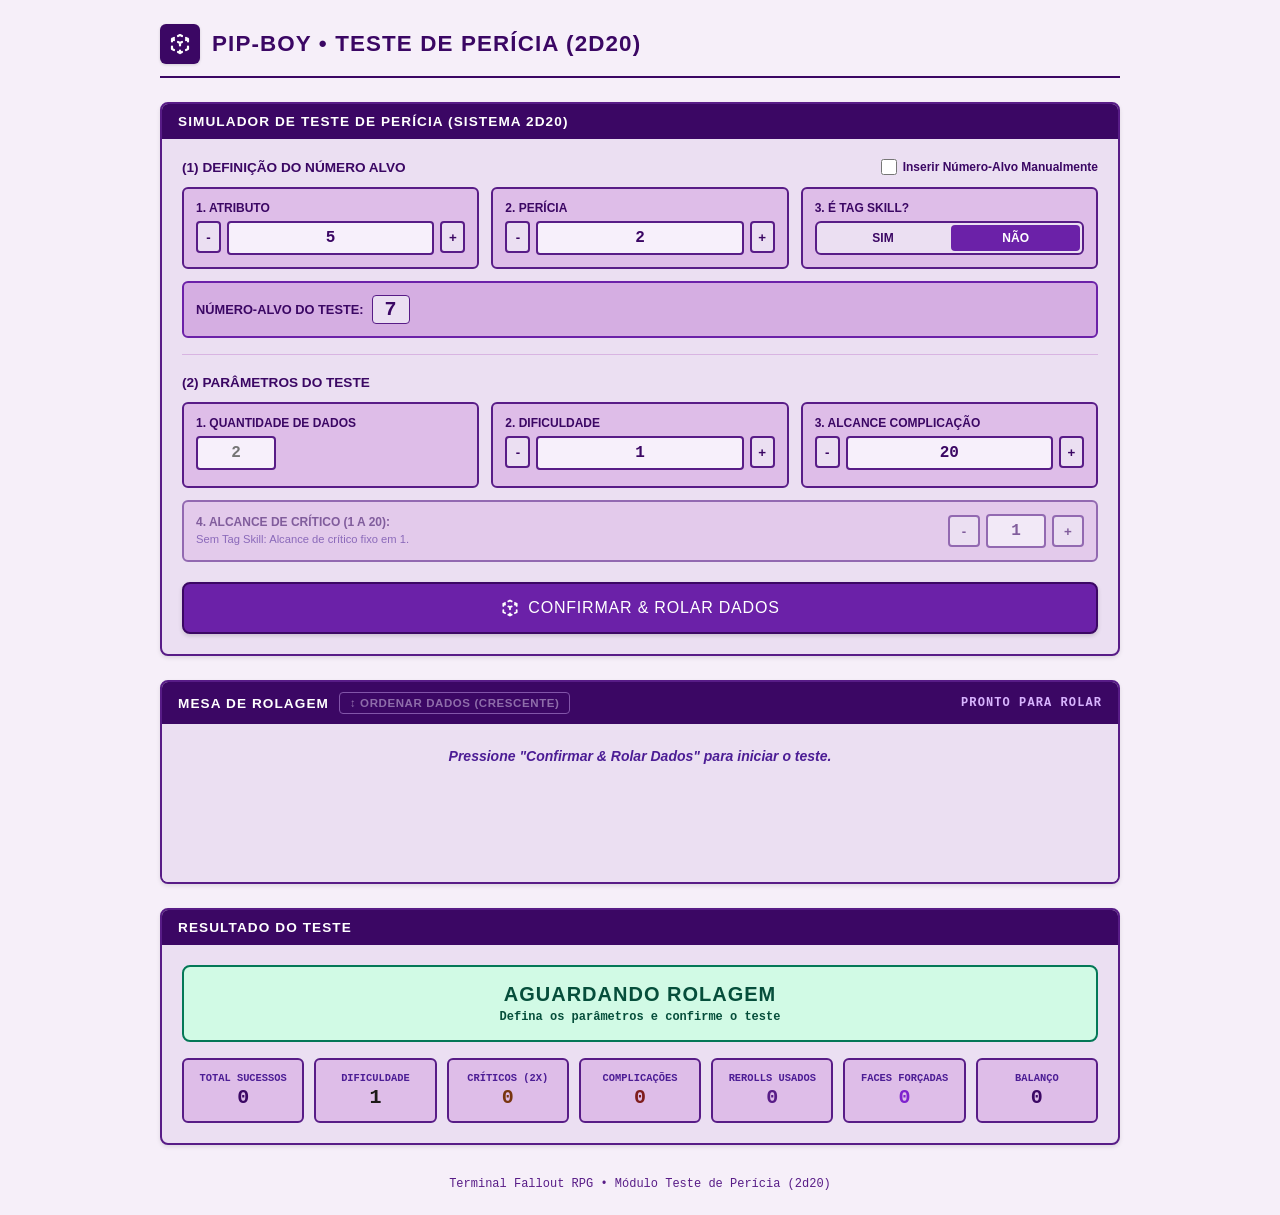
<file: simuladorDeTesteDePerícia.html>
<!DOCTYPE html>
<html lang="pt-BR">
<head>
  <meta charset="UTF-8">
  <meta name="viewport" content="width=device-width, initial-scale=1.0">
  <title>Teste de Perícia (2d20) - Pip-Boy</title>

  <style>
    /* =======================================================
       1. VARIÁVEIS & RESET CSS
       ======================================================= */
    :root {
      --vault-bg: #f6eff9;
      --vault-paper: #faeed2;
      --vault-header: #3b0764;
      --vault-border: #d8b4e2;
      --vault-text: #3b0764;
      --vault-dim: #581c87;

      --font-display: 'Segoe UI', -apple-system, BlinkMacSystemFont, 'Arial', sans-serif;
      --font-sans: -apple-system, BlinkMacSystemFont, 'Segoe UI', Roboto, Helvetica, Arial, sans-serif;
      --font-mono: 'Consolas', 'Courier New', 'Lucida Console', monospace;
    }

    * {
      box-sizing: border-box;
      margin: 0;
      padding: 0;
    }

    body {
      background-color: var(--vault-bg);
      color: var(--vault-text);
      font-family: var(--font-sans);
      min-height: 100vh;
      padding: 16px;
      display: flex;
      flex-direction: column;
      justify-content: space-between;
    }

    @media (min-width: 640px) {
      body { padding: 24px; }
    }

    .app-container {
      max-width: 960px;
      width: 100%;
      margin: 0 auto;
    }

    input[type=number]::-webkit-inner-spin-button, 
    input[type=number]::-webkit-outer-spin-button { 
      -webkit-appearance: none; 
      margin: 0; 
    }
    input[type=number] {
      -moz-appearance: textfield;
      font-family: var(--font-mono);
      font-weight: 700;
    }

    .hidden {
      display: none !important;
    }

    /* =======================================================
       2. CABEÇALHO
       ======================================================= */
    header {
      margin-bottom: 24px;
    }

    .header-top {
      display: flex;
      flex-direction: row;
      align-items: center;
      justify-content: space-between;
      border-bottom: 2px solid var(--vault-header);
      padding-bottom: 12px;
    }

    .header-brand {
      display: flex;
      align-items: center;
      gap: 12px;
    }

    .header-icon {
      display: inline-flex;
      align-items: center;
      justify-content: center;
      width: 40px;
      height: 40px;
      background-color: var(--vault-header);
      color: #ffffff;
      border-radius: 6px;
      box-shadow: 0 1px 3px rgba(0,0,0,0.15);
    }

    .header-title {
      font-family: var(--font-display);
      font-size: 1.4rem;
      letter-spacing: 0.05em;
      text-transform: uppercase;
      color: var(--vault-header);
    }

    /* =======================================================
       3. ESTRUTURA DO TESTE DE PERÍCIA (2D20)
       ======================================================= */
    .dice-container {
      display: flex;
      flex-direction: column;
      gap: 24px;
    }

    .card-purple {
      border: 2px solid #581c87;
      border-radius: 8px;
      background-color: #ebdff2;
      overflow: hidden;
      box-shadow: 0 2px 4px rgba(0,0,0,0.1);
    }

    .card-header {
      background-color: #3b0764;
      color: #ffffff;
      padding: 10px 16px;
      font-family: var(--font-display);
      text-transform: uppercase;
      letter-spacing: 0.08em;
      font-size: 0.85rem;
      font-weight: 600;
      display: flex;
      justify-content: space-between;
      align-items: center;
    }

    .purple-cell {
      background-color: #debde8;
      border: 2px solid #581c87;
      border-radius: 6px;
      padding: 12px;
    }

    .purple-cell-btn {
      width: 32px;
      height: 32px;
      border: 2px solid #581c87;
      border-radius: 4px;
      background-color: #ebdff2;
      font-weight: 700;
      color: #3b0764;
      cursor: pointer;
      display: flex;
      align-items: center;
      justify-content: center;
    }

    .purple-cell-btn:hover { background-color: #e9d5ff; }
    .purple-cell-btn:active { transform: scale(0.95); }

    .purple-input-readonly {
      width: 100%;
      text-align: center;
      padding: 6px;
      border: 2px solid #581c87;
      border-radius: 4px;
      background: #f7f0fb;
      color: #3b0764;
      font-size: 1rem;
      cursor: default;
    }

    .input-num-styled {
      text-align: center;
      padding: 6px 10px;
      border: 2px solid #581c87;
      border-radius: 4px;
      background: #f7f0fb;
      color: #3b0764;
      font-size: 1rem;
      font-weight: 700;
    }

    .toggle-group {
      display: inline-flex;
      border: 2px solid #581c87;
      border-radius: 6px;
      padding: 2px;
      gap: 4px;
    }

    .toggle-group label {
      cursor: pointer;
    }

    .toggle-group input[type=radio] {
      display: none;
    }

    .toggle-pill {
      padding: 6px 14px;
      border-radius: 4px;
      font-family: var(--font-display);
      text-transform: uppercase;
      font-size: 0.75rem;
      font-weight: 700;
      display: block;
      color: #3b0764;
    }

    .toggle-group-purple input[type=radio]:checked + .toggle-pill {
      background-color: #6b21a8;
      color: #ffffff;
    }

    .btn-roll-dice {
      width: 100%;
      padding: 14px 24px;
      background-color: #6b21a8;
      color: #ffffff;
      font-family: var(--font-display);
      font-size: 1rem;
      text-transform: uppercase;
      letter-spacing: 0.05em;
      border: 2px solid #3b0764;
      border-radius: 8px;
      cursor: pointer;
      display: flex;
      align-items: center;
      justify-content: center;
      gap: 8px;
      box-shadow: 0 2px 4px rgba(0,0,0,0.15);
      transition: background-color 0.15s;
    }

    .btn-roll-dice:hover { background-color: #581c87; }
    .btn-roll-dice:active { transform: scale(0.99); }

    .btn-sort-pool {
      padding: 4px 10px;
      font-size: 0.72rem;
      font-family: var(--font-display);
      text-transform: uppercase;
      font-weight: 700;
      letter-spacing: 0.05em;
      border-radius: 4px;
      cursor: pointer;
      display: inline-flex;
      align-items: center;
      gap: 5px;
      transition: all 0.15s;
    }

    .btn-sort-d20 {
      border: 1.5px solid #d8b4fe;
      background-color: #3b0764;
      color: #f3e8ff;
    }
    .btn-sort-d20:hover:not(:disabled) {
      background-color: #581c87;
      border-color: #ffffff;
    }
    .btn-sort-pool:disabled {
      opacity: 0.45;
      cursor: not-allowed;
    }

    .d20-shape {
      clip-path: polygon(50% 0%, 95% 25%, 95% 75%, 50% 100%, 5% 75%, 5% 25%);
    }

    .d20-box {
      width: 68px;
      height: 72px;
      display: flex;
      flex-direction: column;
      align-items: center;
      justify-content: center;
      user-select: none;
      font-family: var(--font-mono);
      border: 2px solid #3b0764;
    }

    @media (min-width: 640px) {
      .d20-box {
        width: 76px;
        height: 80px;
      }
    }

    .d20-num {
      font-size: 1.5rem;
      font-weight: 900;
      line-height: 1;
    }

    .d20-tag {
      font-size: 0.52rem;
      font-weight: 700;
      text-transform: uppercase;
      margin-top: 2px;
    }

    .btn-single-reroll {
      margin-top: 6px;
      padding: 3px 8px;
      font-size: 0.65rem;
      font-family: var(--font-display);
      text-transform: uppercase;
      font-weight: 700;
      letter-spacing: 0.05em;
      border: 1.5px solid #581c87;
      border-radius: 4px;
      background-color: #ffffff;
      color: #4c1d95;
      cursor: pointer;
      transition: all 0.15s;
      width: 100%;
    }

    .btn-single-reroll:hover:not(:disabled) {
      background-color: #6b21a8;
      color: #ffffff;
    }

    .btn-single-reroll:disabled {
      opacity: 0.45;
      cursor: not-allowed;
      border-color: #9ca3af;
      color: #6b7280;
      background-color: #e5e7eb;
    }

    .btn-single-force {
      margin-top: 3px;
      padding: 2px 6px;
      font-size: 0.6rem;
      font-family: var(--font-display);
      text-transform: uppercase;
      font-weight: 700;
      letter-spacing: 0.04em;
      border: 1.5px dashed #6b21a8;
      border-radius: 4px;
      background-color: #f7f0fb;
      color: #581c87;
      cursor: pointer;
      transition: all 0.15s;
      width: 100%;
    }

    .btn-single-force:hover:not(:disabled) {
      background-color: #debde8;
      color: #3b0764;
      border-style: solid;
    }

    .btn-single-force:disabled {
      opacity: 0.4;
      cursor: not-allowed;
      border-color: #9ca3af;
      color: #6b7280;
      background-color: #e5e7eb;
    }

    @keyframes rollIcosahedron {
      0% { transform: rotate(0deg) scale(1); }
      25% { transform: rotate(-18deg) scale(1.08); }
      50% { transform: rotate(18deg) scale(1.12); }
      75% { transform: rotate(-10deg) scale(1.04); }
      100% { transform: rotate(0deg) scale(1); }
    }
    .dice-rolling {
      animation: rollIcosahedron 0.12s infinite linear;
    }

    .verdict-green {
      background-color: #d1fae5 !important;
      border: 2px solid #047857 !important;
      color: #064e3b !important;
    }
    .verdict-yellow {
      background-color: #fde68a !important;
      border: 2px solid #d97706 !important;
      color: #78350f !important;
    }
    .verdict-red {
      background-color: #fee2e2 !important;
      border: 2px solid #b91c1c !important;
      color: #7f1d1d !important;
    }
    .verdict-burgundy {
      background-color: #4a1525 !important;
      border: 2px solid #2e0914 !important;
      color: #ffffff !important;
    }

    .forced-face-warning {
      padding: 6px 12px;
      border-radius: 4px;
      font-size: 0.72rem;
      font-weight: 700;
      background-color: #f3e8ff;
      border: 1.5px solid #a855f7;
      color: #581c87;
      display: inline-flex;
      align-items: center;
      gap: 6px;
      margin-top: 8px;
    }

    /* Modal Forçar Face D20 */
    .modal-overlay {
      position: fixed;
      inset: 0;
      background-color: rgba(26, 24, 21, 0.65);
      display: flex;
      align-items: center;
      justify-content: center;
      z-index: 100;
      backdrop-filter: blur(2px);
    }

    .modal-card {
      background-color: #ebdff2;
      border: 3px solid #581c87;
      border-radius: 12px;
      padding: 20px;
      max-width: 360px;
      width: 90%;
      box-shadow: 0 10px 25px rgba(0,0,0,0.35);
      display: flex;
      flex-direction: column;
      gap: 14px;
    }

    .modal-grid {
      display: grid;
      grid-template-columns: repeat(5, 1fr);
      gap: 8px;
    }

    .btn-face-choice {
      padding: 10px 0;
      background-color: #ffffff;
      border: 2px solid #581c87;
      border-radius: 6px;
      font-family: var(--font-mono);
      font-size: 1.1rem;
      font-weight: 900;
      color: #3b0764;
      cursor: pointer;
      transition: all 0.15s;
    }

    .btn-face-choice:hover:not(:disabled) {
      background-color: #6b21a8;
      color: #ffffff;
      transform: scale(1.06);
    }

    .btn-face-choice:disabled {
      opacity: 0.3 !important;
      cursor: not-allowed !important;
      background-color: #d1d5db !important;
      border-color: #9ca3af !important;
      color: #6b7280 !important;
      transform: none !important;
    }

    footer {
      margin-top: 32px;
      text-align: center;
      font-size: 0.75rem;
      color: var(--vault-dim);
      font-family: var(--font-mono);
    }
  </style>
</head>

<body>
  <div class="app-container">

    <!-- Header -->
    <header>
      <div class="header-top">
        <div class="header-brand">
          <span class="header-icon">
            <svg width="24" height="24" fill="none" stroke="currentColor" viewBox="0 0 24 24">
              <path stroke-linecap="round" stroke-linejoin="round" stroke-width="2.2" d="M14 10l-2 1m0 0l-2-1m2 1v2.5M20 7l-2 1m2-1l-2-1m2 1v2.5M14 4l-2-1-2 1M4 7l2-1M4 7l2 1M4 7v2.5M12 21l-2-1m2 1l2-1m-2 1v-2.5M6 18l-2-1v-2.5M18 18l2-1v-2.5"></path>
            </svg>
          </span>
          <h1 class="header-title">Pip-Boy &bull; Teste de Perícia (2d20)</h1>
        </div>
      </div>
    </header>

    <!-- Conteúdo Principal -->
    <main>
      <div class="dice-container">
        
        <!-- Definições e Parâmetros do Teste -->
        <div class="card-purple">
          <div class="card-header">
            <span>Simulador de Teste de Perícia (Sistema 2d20)</span>
          </div>

          <div style="padding: 20px; display: flex; flex-direction: column; gap: 20px;">
            <div style="display: flex; flex-direction: column; gap: 12px; border-bottom: 1px solid #d8b4e2; padding-bottom: 16px;">
              <div style="display: flex; justify-content: space-between; align-items: center; flex-wrap: wrap; gap: 8px;">
                <span style="font-family: var(--font-display); text-transform: uppercase; font-size: 0.85rem; font-weight: 700; color: #3b0764;">
                  (1) Definição do Número Alvo
                </span>
                <label style="display: flex; align-items: center; gap: 6px; font-size: 0.75rem; font-weight: 700; color: #3b0764; cursor: pointer;">
                  <input type="checkbox" id="dice-manual-tn-toggle" style="accent-color: #6b21a8; width: 16px; height: 16px;">
                  <span>Inserir Número-Alvo Manualmente</span>
                </label>
              </div>

              <div id="dice-auto-tn-box" style="display: grid; grid-template-columns: repeat(auto-fit, minmax(180px, 1fr)); gap: 12px;">
                <div class="purple-cell">
                  <label style="display: block; font-size: 0.75rem; font-weight: 700; color: #3b0764; text-transform: uppercase; margin-bottom: 6px;">1. Atributo</label>
                  <div style="display: flex; gap: 6px;">
                    <button id="dice-btn-dec-attr" type="button" class="purple-cell-btn">-</button>
                    <input type="number" id="dice-attr-input" value="5" min="0" readonly tabindex="-1" class="purple-input-readonly">
                    <button id="dice-btn-inc-attr" type="button" class="purple-cell-btn">+</button>
                  </div>
                </div>

                <div class="purple-cell">
                  <label style="display: block; font-size: 0.75rem; font-weight: 700; color: #3b0764; text-transform: uppercase; margin-bottom: 6px;">2. Perícia</label>
                  <div style="display: flex; gap: 6px;">
                    <button id="dice-btn-dec-skill" type="button" class="purple-cell-btn">-</button>
                    <input type="number" id="dice-skill-input" value="2" min="0" readonly tabindex="-1" class="purple-input-readonly">
                    <button id="dice-btn-inc-skill" type="button" class="purple-cell-btn">+</button>
                  </div>
                </div>

                <div class="purple-cell" style="display: flex; flex-direction: column; justify-content: space-between;">
                  <span style="display: block; font-size: 0.75rem; font-weight: 700; color: #3b0764; text-transform: uppercase; margin-bottom: 6px;">3. É Tag Skill?</span>
                  <div class="toggle-group toggle-group-purple" style="background: #ebdff2;">
                    <label style="flex: 1; text-align: center;">
                      <input type="radio" name="dice-radio-tag" value="sim">
                      <span class="toggle-pill">Sim</span>
                    </label>
                    <label style="flex: 1; text-align: center;">
                      <input type="radio" name="dice-radio-tag" value="nao" checked>
                      <span class="toggle-pill">Não</span>
                    </label>
                  </div>
                </div>
              </div>

              <div id="dice-manual-tn-box" class="hidden purple-cell">
                <div style="display: flex; justify-content: space-between; align-items: center; flex-wrap: wrap; gap: 8px;">
                  <div>
                    <label for="dice-manual-tn-input" style="font-size: 0.75rem; font-weight: 700; text-transform: uppercase; color: #3b0764; display: block;">Número-Alvo Manual:</label>
                    <span style="font-size: 0.7rem; color: #581c87;">Insira diretamente o valor final do alvo.</span>
                  </div>
                  <input type="number" id="dice-manual-tn-input" value="" min="1" step="1" placeholder="7" class="input-num-styled" style="width: 110px;">
                </div>
              </div>

              <div style="display: flex; justify-content: space-between; align-items: center; flex-wrap: wrap; gap: 10px; padding: 12px; background-color: #d5aee2; border: 2px solid #6b21a8; border-radius: 6px;">
                <div style="display: flex; align-items: center; gap: 8px;">
                  <span style="font-size: 0.8rem; font-weight: 700; text-transform: uppercase; font-family: var(--font-display); color: #3b0764;">Número-Alvo do Teste:</span>
                  <span id="dice-target-number-badge" style="font-family: var(--font-mono); font-size: 1.25rem; font-weight: 900; color: #3b0764; background: #ebdff2; padding: 2px 12px; border-radius: 4px; border: 1px solid #581c87;">7</span>
                </div>
                <div id="dice-target-warning" class="hidden" style="font-size: 0.75rem; font-weight: 700; color: #78350f; background: #fde68a; border: 1px solid #d97706; padding: 4px 8px; border-radius: 4px;">
                  Aviso: Número-alvo superior a 20! (Rolagem máxima no d20 é 20).
                </div>
              </div>
            </div>

            <!-- Parâmetros D20 -->
            <div style="display: flex; flex-direction: column; gap: 12px;">
              <span style="font-family: var(--font-display); text-transform: uppercase; font-size: 0.85rem; font-weight: 700; color: #3b0764;">
                (2) Parâmetros do Teste
              </span>

              <div style="display: grid; grid-template-columns: repeat(auto-fit, minmax(200px, 1fr)); gap: 12px;">
                <div class="purple-cell">
                  <label for="dice-qty-input" style="display: block; font-size: 0.75rem; font-weight: 700; color: #3b0764; text-transform: uppercase; margin-bottom: 6px;">1. Quantidade de Dados</label>
                  <div>
                    <input type="number" id="dice-qty-input" value="" min="1" max="50" step="1" placeholder="2" class="input-num-styled" style="width: 80px;">
                  </div>
                </div>

                <div class="purple-cell">
                  <label style="display: block; font-size: 0.75rem; font-weight: 700; color: #3b0764; text-transform: uppercase; margin-bottom: 6px;">2. Dificuldade</label>
                  <div style="display: flex; gap: 6px;">
                    <button id="dice-btn-dec-diff" type="button" class="purple-cell-btn">-</button>
                    <input type="number" id="dice-diff-input" value="1" min="0" readonly tabindex="-1" class="purple-input-readonly">
                    <button id="dice-btn-inc-diff" type="button" class="purple-cell-btn">+</button>
                  </div>
                </div>

                <div class="purple-cell">
                  <label style="display: block; font-size: 0.75rem; font-weight: 700; color: #3b0764; text-transform: uppercase; margin-bottom: 6px;">3. Alcance Complicação</label>
                  <div style="display: flex; gap: 6px;">
                    <button id="dice-btn-dec-comp" type="button" class="purple-cell-btn">-</button>
                    <input type="number" id="dice-complication-input" value="20" min="1" max="20" readonly tabindex="-1" class="purple-input-readonly">
                    <button id="dice-btn-inc-comp" type="button" class="purple-cell-btn">+</button>
                  </div>
                  <span style="font-size: 0.65rem; color: #4c1d95; font-weight: 700; display: block; margin-top: 4px; text-align: center;"></span>
                </div>
              </div>

              <div id="dice-crit-range-container" class="purple-cell">
                <div style="display: flex; justify-content: space-between; align-items: center; flex-wrap: wrap; gap: 8px;">
                  <div>
                    <label style="font-size: 0.75rem; font-weight: 700; text-transform: uppercase; color: #3b0764; display: block;">4. Alcance de Crítico (1 a 20):</label>
                    <span id="dice-crit-explanation" style="font-size: 0.7rem; color: #4c1d95;">D20 &le; a este valor concede 2 sucessos. Não excede o Número-Alvo.</span>
                  </div>
                  <div style="display: flex; gap: 6px; align-items: center;">
                    <button id="dice-btn-dec-crit" type="button" class="purple-cell-btn">-</button>
                    <input type="number" id="dice-crit-input" value="1" min="1" max="20" readonly tabindex="-1" class="purple-input-readonly" style="width: 60px;">
                    <button id="dice-btn-inc-crit" type="button" class="purple-cell-btn">+</button>
                  </div>
                </div>
              </div>

              <div style="padding-top: 8px;">
                <button id="dice-btn-roll" type="button" class="btn-roll-dice">
                  <svg width="20" height="20" fill="none" stroke="currentColor" viewBox="0 0 24 24">
                    <path stroke-linecap="round" stroke-linejoin="round" stroke-width="2.2" d="M14 10l-2 1m0 0l-2-1m2 1v2.5M20 7l-2 1m2-1l-2-1m2 1v2.5M14 4l-2-1-2 1M4 7l2-1M4 7l2 1M4 7v2.5M12 21l-2-1m2 1l2-1m-2 1v-2.5M6 18l-2-1v-2.5M18 18l2-1v-2.5"></path>
                  </svg>
                  Confirmar &amp; Rolar Dados
                </button>
              </div>
            </div>
          </div>
        </div>

        <!-- Mesa de Rolagem D20 -->
        <div class="card-purple">
          <div class="card-header">
            <div style="display: flex; align-items: center; gap: 10px;">
              <span>Mesa de Rolagem</span>
              <button id="dice-btn-sort" type="button" class="btn-sort-pool btn-sort-d20" disabled>
                ↕ Ordenar Dados (Crescente)
              </button>
            </div>
            <span id="dice-roll-status-tag" style="font-size: 0.75rem; font-family: var(--font-mono); color: #d8b4fe;">Pronto para rolar</span>
          </div>
          <div style="padding: 24px; background-color: #ebdff2;">
            <div id="dice-pool-display" style="display: flex; flex-wrap: wrap; justify-content: center; gap: 16px; min-height: 110px; align-items: flex-start;">
              <span style="font-size: 0.875rem; font-style: italic; color: #4c1d95; font-weight: 600;">Pressione "Confirmar &amp; Rolar Dados" para iniciar o teste.</span>
            </div>
          </div>
        </div>

        <!-- Resultado do Teste -->
        <div class="card-purple">
          <div class="card-header">
            <span>Resultado do Teste</span>
            <span style="font-size: 0.75rem; color: #e9d5ff;"></span>
          </div>
          <div style="padding: 20px; display: flex; flex-direction: column; gap: 16px;">
            <div id="dice-verdict-banner" class="verdict-green" style="padding: 16px; border-radius: 8px; text-align: center;">
              <span id="dice-verdict-text" style="font-family: var(--font-display); font-size: 1.25rem; font-weight: 700; text-transform: uppercase; letter-spacing: 0.05em; display: block;">Aguardando Rolagem</span>
              <span id="dice-verdict-subtext" style="font-size: 0.75rem; font-family: var(--font-mono); display: block; margin-top: 4px; font-weight: 600;">Defina os parâmetros e confirme o teste</span>
              <div id="dice-forced-warning-box" class="hidden">
                <span class="forced-face-warning">
                  ⚠️ <span id="dice-forced-warning-text">0 face(s) forçada(s) manualmente</span>
                </span>
              </div>
            </div>

            <div style="display: grid; grid-template-columns: repeat(auto-fit, minmax(110px, 1fr)); gap: 10px; text-align: center; font-family: var(--font-mono);">
              <div class="purple-cell">
                <span style="font-size: 0.65rem; font-weight: 700; color: #4c1d95; text-transform: uppercase; display: block; margin-bottom: 2px;">Total Sucessos</span>
                <span id="dice-res-successes" style="font-size: 1.25rem; font-weight: 900; color: #3b0764;">0</span>
              </div>
              <div class="purple-cell">
                <span style="font-size: 0.65rem; font-weight: 700; color: #4c1d95; text-transform: uppercase; display: block; margin-bottom: 2px;">Dificuldade</span>
                <span id="dice-res-diff" style="font-size: 1.25rem; font-weight: 900; color: #1c1917;">1</span>
              </div>
              <div class="purple-cell">
                <span style="font-size: 0.65rem; font-weight: 700; color: #4c1d95; text-transform: uppercase; display: block; margin-bottom: 2px;">Críticos (2x)</span>
                <span id="dice-res-crits" style="font-size: 1.25rem; font-weight: 900; color: #78350f;">0</span>
              </div>
              <div class="purple-cell">
                <span style="font-size: 0.65rem; font-weight: 700; color: #4c1d95; text-transform: uppercase; display: block; margin-bottom: 2px;">Complicações</span>
                <span id="dice-res-complications" style="font-size: 1.25rem; font-weight: 900; color: #7f1d1d;">0</span>
              </div>
              <div class="purple-cell">
                <span style="font-size: 0.65rem; font-weight: 700; color: #4c1d95; text-transform: uppercase; display: block; margin-bottom: 2px;">Rerolls Usados</span>
                <span id="dice-res-rerolls" style="font-size: 1.25rem; font-weight: 900; color: #581c87;">0</span>
              </div>
              <div class="purple-cell">
                <span style="font-size: 0.65rem; font-weight: 700; color: #4c1d95; text-transform: uppercase; display: block; margin-bottom: 2px;">Faces Forçadas</span>
                <span id="dice-res-forced" style="font-size: 1.25rem; font-weight: 900; color: #7e22ce;">0</span>
              </div>
              <div class="purple-cell">
                <span id="dice-res-margin-label" style="font-size: 0.65rem; font-weight: 700; color: #4c1d95; text-transform: uppercase; display: block; margin-bottom: 2px;">Balanço</span>
                <span id="dice-res-margin-val" style="font-size: 1.25rem; font-weight: 900; color: #3b0764;">0</span>
              </div>
            </div>
          </div>
        </div>

      </div>
    </main>

    <!-- Modal Forçar Face D20 -->
    <div id="modal-force-face" class="modal-overlay hidden">
      <div class="modal-card">
        <div style="display: flex; justify-content: space-between; align-items: center; border-bottom: 2px solid #581c87; padding-bottom: 8px;">
          <span style="font-family: var(--font-display); font-size: 0.95rem; font-weight: 700; text-transform: uppercase; color: #3b0764;">
            Escolher Face do D20
          </span>
          <button id="btn-close-force-modal" type="button" style="background: none; border: none; font-size: 1.2rem; font-weight: 900; color: #581c87; cursor: pointer; line-height: 1;">&times;</button>
        </div>
        <div id="modal-dice-grid" class="modal-grid"></div>
      </div>
    </div>

    <footer>
      Terminal Fallout RPG &bull; Módulo Teste de Perícia (2d20)
    </footer>
  </div>

  <script>
    /* =======================================================
       UTILITÁRIOS DE ENTRADA & PARSE
       ======================================================= */
    function parseSafeInt(value, fallbackDefault = 0) {
      if (value === null || value === undefined || value === "") return fallbackDefault;
      const strVal = String(value).split(".")[0].split(",")[0].trim();
      const num = parseInt(strVal, 10);
      return isNaN(num) ? fallbackDefault : Math.floor(num);
    }

    function enforceStrictIntegerInput(inputElement, minVal = 0) {
      inputElement.addEventListener("keydown", (e) => {
        if (e.key === "-" || e.key === "." || e.key === "," || e.key === "e" || e.key === "E" || e.key === "+") {
          e.preventDefault();
        }
      });

      inputElement.addEventListener("paste", (e) => {
        e.preventDefault();
        const text = (e.clipboardData || window.clipboardData).getData("text");
        const clean = text.replace(/[^0-9]/g, "");
        const parsed = parseSafeInt(clean, minVal);
        inputElement.value = parsed === 0 ? "" : parsed;
        inputElement.dispatchEvent(new Event("input"));
      });
    }

    function enforceStrictBoundedInput(inputElement, minVal, maxVal, fallbackDefault, onChangeCallback) {
      enforceStrictIntegerInput(inputElement, minVal);

      inputElement.addEventListener("input", (e) => {
        const raw = e.target.value;
        if (raw === "") {
          if (onChangeCallback) onChangeCallback(fallbackDefault);
          return;
        }
        let val = parseInt(raw, 10);
        if (isNaN(val)) val = fallbackDefault;
        if (val > maxVal) {
          val = maxVal;
          inputElement.value = val;
        }
        if (onChangeCallback) onChangeCallback(val);
      });

      inputElement.addEventListener("blur", (e) => {
        const raw = e.target.value;
        if (raw === "") {
          if (onChangeCallback) onChangeCallback(fallbackDefault);
          return;
        }
        let val = parseInt(raw, 10);
        if (isNaN(val)) val = fallbackDefault;
        if (val < minVal) val = minVal;
        if (val > maxVal) val = maxVal;
        inputElement.value = val;
        if (onChangeCallback) onChangeCallback(val);
      });
    }

    /* =======================================================
       ELEMENTOS DOM
       ======================================================= */
    const diceManualTnToggle = document.getElementById("dice-manual-tn-toggle");
    const diceAutoTnBox = document.getElementById("dice-auto-tn-box");
    const diceManualTnBox = document.getElementById("dice-manual-tn-box");
    const diceAttrInput = document.getElementById("dice-attr-input");
    const diceSkillInput = document.getElementById("dice-skill-input");
    const diceRadioTag = document.querySelectorAll('input[name="dice-radio-tag"]');
    const diceManualTnInput = document.getElementById("dice-manual-tn-input");
    const diceTargetNumberBadge = document.getElementById("dice-target-number-badge");
    const diceTargetWarning = document.getElementById("dice-target-warning");

    const diceBtnDecAttr = document.getElementById("dice-btn-dec-attr");
    const diceBtnIncAttr = document.getElementById("dice-btn-inc-attr");
    const diceBtnDecSkill = document.getElementById("dice-btn-dec-skill");
    const diceBtnIncSkill = document.getElementById("dice-btn-inc-skill");

    const diceQtyInput = document.getElementById("dice-qty-input");
    const diceDiffInput = document.getElementById("dice-diff-input");
    const diceBtnDecDiff = document.getElementById("dice-btn-dec-diff");
    const diceBtnIncDiff = document.getElementById("dice-btn-inc-diff");

    const diceComplicationInput = document.getElementById("dice-complication-input");
    const diceBtnDecComp = document.getElementById("dice-btn-dec-comp");
    const diceBtnIncComp = document.getElementById("dice-btn-inc-comp");

    const diceCritInput = document.getElementById("dice-crit-input");
    const diceBtnDecCrit = document.getElementById("dice-btn-dec-crit");
    const diceBtnIncCrit = document.getElementById("dice-btn-inc-crit");
    const diceCritRangeContainer = document.getElementById("dice-crit-range-container");
    const diceCritExplanation = document.getElementById("dice-crit-explanation");
    const diceBtnRoll = document.getElementById("dice-btn-roll");
    const diceBtnSort = document.getElementById("dice-btn-sort");
    const dicePoolDisplay = document.getElementById("dice-pool-display");
    const diceRollStatusTag = document.getElementById("dice-roll-status-tag");

    const diceVerdictBanner = document.getElementById("dice-verdict-banner");
    const diceVerdictText = document.getElementById("dice-verdict-text");
    const diceVerdictSubtext = document.getElementById("dice-verdict-subtext");
    const diceForcedWarningBox = document.getElementById("dice-forced-warning-box");
    const diceForcedWarningText = document.getElementById("dice-forced-warning-text");

    const diceResSuccesses = document.getElementById("dice-res-successes");
    const diceResDiff = document.getElementById("dice-res-diff");
    const diceResCrits = document.getElementById("dice-res-crits");
    const diceResComplications = document.getElementById("dice-res-complications");
    const diceResRerolls = document.getElementById("dice-res-rerolls");
    const diceResForced = document.getElementById("dice-res-forced");
    const diceResMarginLabel = document.getElementById("dice-res-margin-label");
    const diceResMarginVal = document.getElementById("dice-res-margin-val");

    const modalForceFace = document.getElementById("modal-force-face");
    const btnCloseForceModal = document.getElementById("btn-close-force-modal");
    const modalDiceGrid = document.getElementById("modal-dice-grid");

    let currentPool = [];
    let rerollsUsedCount = 0;
    let forcedFacesCount = 0;
    let currentlyTargetedDieItem = null;
    let isRolling = false;

    enforceStrictBoundedInput(diceManualTnInput, 1, 9999, 7, () => { 
      updateDiceTargetNumber(); 
    });
    enforceStrictBoundedInput(diceQtyInput, 1, 50, 2, () => {});

    /* =======================================================
       LÓGICA DO ALVO & CRÍTICO
       ======================================================= */
    function isDiceManualMode() {
      return diceManualTnToggle.checked;
    }

    function isDiceTagSkill() {
      const checkedRadio = document.querySelector('input[name="dice-radio-tag"]:checked');
      return checkedRadio ? checkedRadio.value === "sim" : false;
    }

    function getTargetNumber() {
      if (isDiceManualMode()) {
        const raw = diceManualTnInput.value;
        return raw === "" ? 7 : parseSafeInt(raw, 1);
      }
      const attr = parseSafeInt(diceAttrInput.value, 0);
      const skill = parseSafeInt(diceSkillInput.value, 0);
      return attr + skill;
    }

    function updateDiceTargetNumber() {
      const manual = isDiceManualMode();
      const isTag = isDiceTagSkill();
      const targetNumber = getTargetNumber();

      if (manual) {
        diceAutoTnBox.classList.add("hidden");
        diceManualTnBox.classList.remove("hidden");
      } else {
        diceAutoTnBox.classList.remove("hidden");
        diceManualTnBox.classList.add("hidden");
      }

      diceTargetNumberBadge.textContent = targetNumber;

      if (targetNumber > 20) {
        diceTargetWarning.classList.remove("hidden");
      } else {
        diceTargetWarning.classList.add("hidden");
      }

      if (manual) {
        diceCritRangeContainer.style.opacity = "1";
        diceBtnDecCrit.disabled = false;
        diceBtnIncCrit.disabled = false;
        diceCritExplanation.textContent = "D20 ≤ a este valor concede 2 sucessos. Não excede o Número-Alvo.";
        
        const curCrit = parseSafeInt(diceCritInput.value, 1);
        if (curCrit > targetNumber) {
          diceCritInput.value = Math.max(1, targetNumber);
        }
      } else {
        diceCritRangeContainer.style.opacity = "0.6";
        diceBtnDecCrit.disabled = true;
        diceBtnIncCrit.disabled = true;

        if (isTag) {
          const skillVal = parseSafeInt(diceSkillInput.value, 0);
          const autoCrit = Math.min(targetNumber, Math.max(1, skillVal));
          diceCritInput.value = autoCrit;
          diceCritExplanation.textContent = `Definido pela Tag Skill (Perícia: ${autoCrit}).`;
        } else {
          diceCritInput.value = 1;
          diceCritExplanation.textContent = "Sem Tag Skill: Alcance de crítico fixo em 1.";
        }
      }
    }

    diceBtnDecAttr.addEventListener("click", () => {
      diceAttrInput.value = Math.max(0, parseSafeInt(diceAttrInput.value, 0) - 1);
      updateDiceTargetNumber();
    });
    diceBtnIncAttr.addEventListener("click", () => {
      diceAttrInput.value = parseSafeInt(diceAttrInput.value, 0) + 1;
      updateDiceTargetNumber();
    });

    diceBtnDecSkill.addEventListener("click", () => {
      diceSkillInput.value = Math.max(0, parseSafeInt(diceSkillInput.value, 0) - 1);
      updateDiceTargetNumber();
    });
    diceBtnIncSkill.addEventListener("click", () => {
      diceSkillInput.value = parseSafeInt(diceSkillInput.value, 0) + 1;
      updateDiceTargetNumber();
    });

    diceBtnDecDiff.addEventListener("click", () => {
      diceDiffInput.value = Math.max(0, parseSafeInt(diceDiffInput.value, 0) - 1);
    });
    diceBtnIncDiff.addEventListener("click", () => {
      diceDiffInput.value = parseSafeInt(diceDiffInput.value, 0) + 1;
    });

    diceBtnDecComp.addEventListener("click", () => {
      const cur = parseSafeInt(diceComplicationInput.value, 1);
      diceComplicationInput.value = Math.max(1, cur - 1);
    });
    diceBtnIncComp.addEventListener("click", () => {
      const cur = parseSafeInt(diceComplicationInput.value, 1);
      diceComplicationInput.value = Math.min(20, cur + 1);
    });

    diceBtnDecCrit.addEventListener("click", () => {
      if (isDiceManualMode()) {
        const cur = parseSafeInt(diceCritInput.value, 1);
        diceCritInput.value = Math.max(1, cur - 1);
      }
    });
    diceBtnIncCrit.addEventListener("click", () => {
      if (isDiceManualMode()) {
        const tn = getTargetNumber();
        const cur = parseSafeInt(diceCritInput.value, 1);
        const limit = Math.min(20, tn);
        diceCritInput.value = Math.min(limit, cur + 1);
      }
    });

    diceManualTnToggle.addEventListener("change", updateDiceTargetNumber);
    diceRadioTag.forEach(radio => radio.addEventListener("change", updateDiceTargetNumber));

    /* =======================================================
       ESTILIZAÇÃO DOS DADOS & RESULTADOS
       ======================================================= */
    function styleDiceItem(item, critRange, targetNumber, complicationRange) {
      const val = item.val;
      let isCrit = false;
      let isNormalSuccess = false;
      let isComplication = false;

      if (val <= critRange) {
        isCrit = true;
      } else if (val <= targetNumber) {
        isNormalSuccess = true;
      }

      if (val >= complicationRange) {
        isComplication = true;
      }

      if (isCrit && isComplication) {
        item.box.style.backgroundColor = "#fde68a";
        item.box.style.borderColor = "#b91c1c";
        item.span.style.color = "#78350f";
        item.tag.textContent = "★ Crítico + Comp";
        item.tag.style.color = "#991b1b";
      } else if (isNormalSuccess && isComplication) {
        item.box.style.backgroundColor = "#e9d5ff";
        item.box.style.borderColor = "#b91c1c";
        item.span.style.color = "#3b0764";
        item.tag.textContent = "Sucesso + Comp";
        item.tag.style.color = "#991b1b";
      } else if (isCrit) {
        item.box.style.backgroundColor = "#fcd34d";
        item.box.style.borderColor = "#92400e";
        item.span.style.color = "#78350f";
        item.tag.textContent = "★ Crítico";
        item.tag.style.color = "#78350f";
      } else if (isComplication) {
        item.box.style.backgroundColor = "#fecaca";
        item.box.style.borderColor = "#991b1b";
        item.span.style.color = "#7f1d1d";
        item.tag.textContent = "▲ Complicação";
        item.tag.style.color = "#991b1b";
      } else if (isNormalSuccess) {
        item.box.style.backgroundColor = "#d8b4fe";
        item.box.style.borderColor = "#581c87";
        item.span.style.color = "#3b0764";
        item.tag.textContent = "✓ Sucesso";
        item.tag.style.color = "#3b0764";
      } else {
        item.box.style.backgroundColor = "#d5aee2";
        item.box.style.borderColor = "#581c87";
        item.box.style.opacity = "0.85";
        item.span.style.color = "#581c87";
        item.tag.textContent = "Falha";
        item.tag.style.color = "#581c87";
      }
    }

    function recalculatePoolResults() {
      const targetNumber = getTargetNumber();
      let critRange = parseSafeInt(diceCritInput.value, 1);
      if (critRange > targetNumber) critRange = targetNumber;
      const complicationRange = Math.min(20, Math.max(1, parseSafeInt(diceComplicationInput.value, 1)));
      const difficulty = parseSafeInt(diceDiffInput.value, 1);

      let totalSuccesses = 0;
      let totalCrits = 0;
      let totalComplications = 0;

      currentPool.forEach(item => {
        if (item.val <= critRange) {
          totalSuccesses += 2;
          totalCrits++;
        } else if (item.val <= targetNumber) {
          totalSuccesses += 1;
        }

        if (item.val >= complicationRange) {
          totalComplications++;
        }
      });

      const passed = totalSuccesses >= difficulty;
      const hasComplications = totalComplications > 0;
      const complicationText = hasComplications 
        ? `, com ${totalComplications} ${totalComplications === 1 ? 'complicação' : 'complicações'}` 
        : "";

      diceVerdictBanner.className = "";

      if (passed && !hasComplications) {
        diceVerdictText.textContent = `Passou`;
        diceVerdictBanner.classList.add("verdict-green");
        diceRollStatusTag.textContent = "Sucesso limpo!";
        diceRollStatusTag.style.color = "#34d399";
      } else if (passed && hasComplications) {
        diceVerdictText.textContent = `Passou${complicationText}`;
        diceVerdictBanner.classList.add("verdict-yellow");
        diceRollStatusTag.textContent = "Sucesso com complicação!";
        diceRollStatusTag.style.color = "#fbbf24";
      } else if (!passed && !hasComplications) {
        diceVerdictText.textContent = `Não passou`;
        diceVerdictBanner.classList.add("verdict-red");
        diceRollStatusTag.textContent = "Falha!";
        diceRollStatusTag.style.color = "#f87171";
      } else {
        diceVerdictText.textContent = `Não passou${complicationText}`;
        diceVerdictBanner.classList.add("verdict-burgundy");
        diceRollStatusTag.textContent = "Falha com complicação!";
        diceRollStatusTag.style.color = "#fda4af";
      }

      if (forcedFacesCount > 0) {
        diceForcedWarningBox.classList.remove("hidden");
        diceForcedWarningText.textContent = `${forcedFacesCount} face(s) forçada(s) manualmente no teste`;
      } else {
        diceForcedWarningBox.classList.add("hidden");
      }

      const margin = totalSuccesses - difficulty;
      if (margin > 0) {
        diceResMarginLabel.textContent = "Sucessos Extras";
        diceResMarginVal.textContent = `+${margin}`;
        diceResMarginVal.style.color = "#047857";
        diceVerdictSubtext.textContent = `Obteve ${totalSuccesses} sucessos contra Dificuldade ${difficulty} (+${margin} extra).`;
      } else if (margin < 0) {
        diceResMarginLabel.textContent = "Sucessos Faltantes";
        diceResMarginVal.textContent = `${Math.abs(margin)}`;
        diceResMarginVal.style.color = "#b91c1c";
        diceVerdictSubtext.textContent = `Obteve ${totalSuccesses} de ${difficulty} sucessos necessários (faltaram ${Math.abs(margin)}).`;
      } else {
        diceResMarginLabel.textContent = "Balanço Exato";
        diceResMarginVal.textContent = "0";
        diceResMarginVal.style.color = "#3b0764";
        diceVerdictSubtext.textContent = `Atingiu exatamente a dificuldade necessária (${difficulty}).`;
      }

      diceResSuccesses.textContent = totalSuccesses;
      diceResDiff.textContent = difficulty;
      diceResCrits.textContent = totalCrits;
      diceResComplications.textContent = totalComplications;
      diceResRerolls.textContent = rerollsUsedCount;
      diceResForced.textContent = forcedFacesCount;
    }

    function rerollSingleDie(item) {
      if (isRolling || item.hasRerolled) return;

      item.btnReroll.disabled = true;
      item.btnReroll.textContent = "...";
      item.box.classList.add("dice-rolling");

      let ticks = 8;
      const tInterval = setInterval(() => {
        item.span.textContent = Math.floor(Math.random() * 20) + 1;
        ticks--;

        if (ticks <= 0) {
          clearInterval(tInterval);
          item.box.classList.remove("dice-rolling");
          item.val = Math.floor(Math.random() * 20) + 1;
          item.span.textContent = item.val;
          item.hasRerolled = true;
          item.btnReroll.textContent = "Usado";
          item.btnReroll.disabled = true;

          rerollsUsedCount++;

          const targetNumber = getTargetNumber();
          let critRange = parseSafeInt(diceCritInput.value, 1);
          if (critRange > targetNumber) critRange = targetNumber;
          const complicationRange = Math.min(20, Math.max(1, parseSafeInt(diceComplicationInput.value, 1)));

          styleDiceItem(item, critRange, targetNumber, complicationRange);
          recalculatePoolResults();
        }
      }, 60);
    }

    function openForceFaceModal(item) {
      if (isRolling || item.hasForced) return;
      currentlyTargetedDieItem = item;
      buildForceModalGrid(item.val);
      modalForceFace.classList.remove("hidden");
    }

    function closeForceFaceModal() {
      modalForceFace.classList.add("hidden");
      currentlyTargetedDieItem = null;
    }

    btnCloseForceModal.addEventListener("click", closeForceFaceModal);
    modalForceFace.addEventListener("click", (e) => {
      if (e.target === modalForceFace) closeForceFaceModal();
    });

    function buildForceModalGrid(currentVal) {
      modalDiceGrid.innerHTML = "";
      for (let i = 1; i <= 20; i++) {
        const btn = document.createElement("button");
        btn.type = "button";
        btn.className = "btn-face-choice";
        btn.textContent = i;

        if (i === currentVal) {
          btn.disabled = true;
        } else {
          const faceVal = i;
          btn.addEventListener("click", () => {
            if (currentlyTargetedDieItem && !currentlyTargetedDieItem.hasForced) {
              currentlyTargetedDieItem.val = faceVal;
              currentlyTargetedDieItem.span.textContent = faceVal;
              currentlyTargetedDieItem.hasForced = true;
              currentlyTargetedDieItem.btnForce.textContent = "Forçado";
              currentlyTargetedDieItem.btnForce.disabled = true;

              forcedFacesCount++;

              const targetNumber = getTargetNumber();
              let critRange = parseSafeInt(diceCritInput.value, 1);
              if (critRange > targetNumber) critRange = targetNumber;
              const complicationRange = Math.min(20, Math.max(1, parseSafeInt(diceComplicationInput.value, 1)));

              styleDiceItem(currentlyTargetedDieItem, critRange, targetNumber, complicationRange);
              recalculatePoolResults();
            }
            closeForceFaceModal();
          });
        }
        modalDiceGrid.appendChild(btn);
      }
    }

    diceBtnSort.addEventListener("click", () => {
      if (isRolling || currentPool.length === 0) return;
      currentPool.sort((a, b) => a.val - b.val);
      dicePoolDisplay.innerHTML = "";
      currentPool.forEach(item => dicePoolDisplay.appendChild(item.wrapper));
    });

    diceBtnRoll.addEventListener("click", () => {
      if (isRolling) return;

      const rawDice = diceQtyInput.value;
      const numDice = rawDice === "" ? 2 : Math.min(50, Math.max(1, parseSafeInt(rawDice, 2)));
      const targetNumber = getTargetNumber();
      let critRange = parseSafeInt(diceCritInput.value, 1);
      if (critRange > targetNumber) critRange = targetNumber;

      const complicationRange = Math.min(20, Math.max(1, parseSafeInt(diceComplicationInput.value, 1)));

      isRolling = true;
      diceBtnRoll.disabled = true;
      diceBtnSort.disabled = true;
      diceBtnRoll.style.opacity = "0.75";
      diceBtnRoll.style.cursor = "not-allowed";
      diceRollStatusTag.textContent = `Rolando ${numDice} d20s...`;
      diceRollStatusTag.style.color = "#fde68a";

      dicePoolDisplay.innerHTML = "";
      currentPool = [];
      rerollsUsedCount = 0;
      forcedFacesCount = 0;
      diceForcedWarningBox.classList.add("hidden");

      for (let i = 0; i < numDice; i++) {
        const dWrapper = document.createElement("div");
        dWrapper.style.position = "relative";
        dWrapper.style.display = "flex";
        dWrapper.style.flexDirection = "column";
        dWrapper.style.alignItems = "center";
        dWrapper.style.filter = "drop-shadow(0 2px 3px rgba(0,0,0,0.15))";
        dWrapper.style.width = "76px";

        const dBox = document.createElement("div");
        dBox.className = "d20-shape d20-box dice-rolling";
        dBox.style.backgroundColor = "#c492d6";
        dBox.style.borderColor = "#3b0764";
        
        const numSpan = document.createElement("span");
        numSpan.className = "d20-num";
        numSpan.style.color = "#3b0764";
        numSpan.textContent = Math.floor(Math.random() * 20) + 1;
        
        const tagSpan = document.createElement("span");
        tagSpan.className = "d20-tag";
        tagSpan.style.color = "#3b0764";
        tagSpan.textContent = "d20";

        const btnReroll = document.createElement("button");
        btnReroll.type = "button";
        btnReroll.className = "btn-single-reroll";
        btnReroll.textContent = "Reroll";
        btnReroll.disabled = true;

        const btnForce = document.createElement("button");
        btnForce.type = "button";
        btnForce.className = "btn-single-force";
        btnForce.textContent = "Forçar Face";
        btnForce.disabled = true;

        const dieObj = {
          val: 0,
          hasRerolled: false,
          hasForced: false,
          wrapper: dWrapper,
          box: dBox,
          span: numSpan,
          tag: tagSpan,
          btnReroll: btnReroll,
          btnForce: btnForce
        };

        btnReroll.addEventListener("click", () => rerollSingleDie(dieObj));
        btnForce.addEventListener("click", () => openForceFaceModal(dieObj));

        dBox.appendChild(numSpan);
        dBox.appendChild(tagSpan);
        dWrapper.appendChild(dBox);
        dWrapper.appendChild(btnReroll);
        dWrapper.appendChild(btnForce);
        dicePoolDisplay.appendChild(dWrapper);

        currentPool.push(dieObj);
      }

      let rollsRemaining = 12;
      const interval = setInterval(() => {
        currentPool.forEach(d => {
          d.span.textContent = Math.floor(Math.random() * 20) + 1;
        });
        rollsRemaining--;

        if (rollsRemaining <= 0) {
          clearInterval(interval);

          currentPool.forEach(item => {
            item.box.classList.remove("dice-rolling");
            item.val = Math.floor(Math.random() * 20) + 1;
            item.span.textContent = item.val;
            item.btnReroll.disabled = false;
            item.btnForce.disabled = false;

            styleDiceItem(item, critRange, targetNumber, complicationRange);
          });

          recalculatePoolResults();

          isRolling = false;
          diceBtnRoll.disabled = false;
          diceBtnSort.disabled = false;
          diceBtnRoll.style.opacity = "1";
          diceBtnRoll.style.cursor = "pointer";
        }
      }, 70);
    });

    // Inicialização do Número-Alvo
    updateDiceTargetNumber();
  </script>
</body>
</html>
</file>
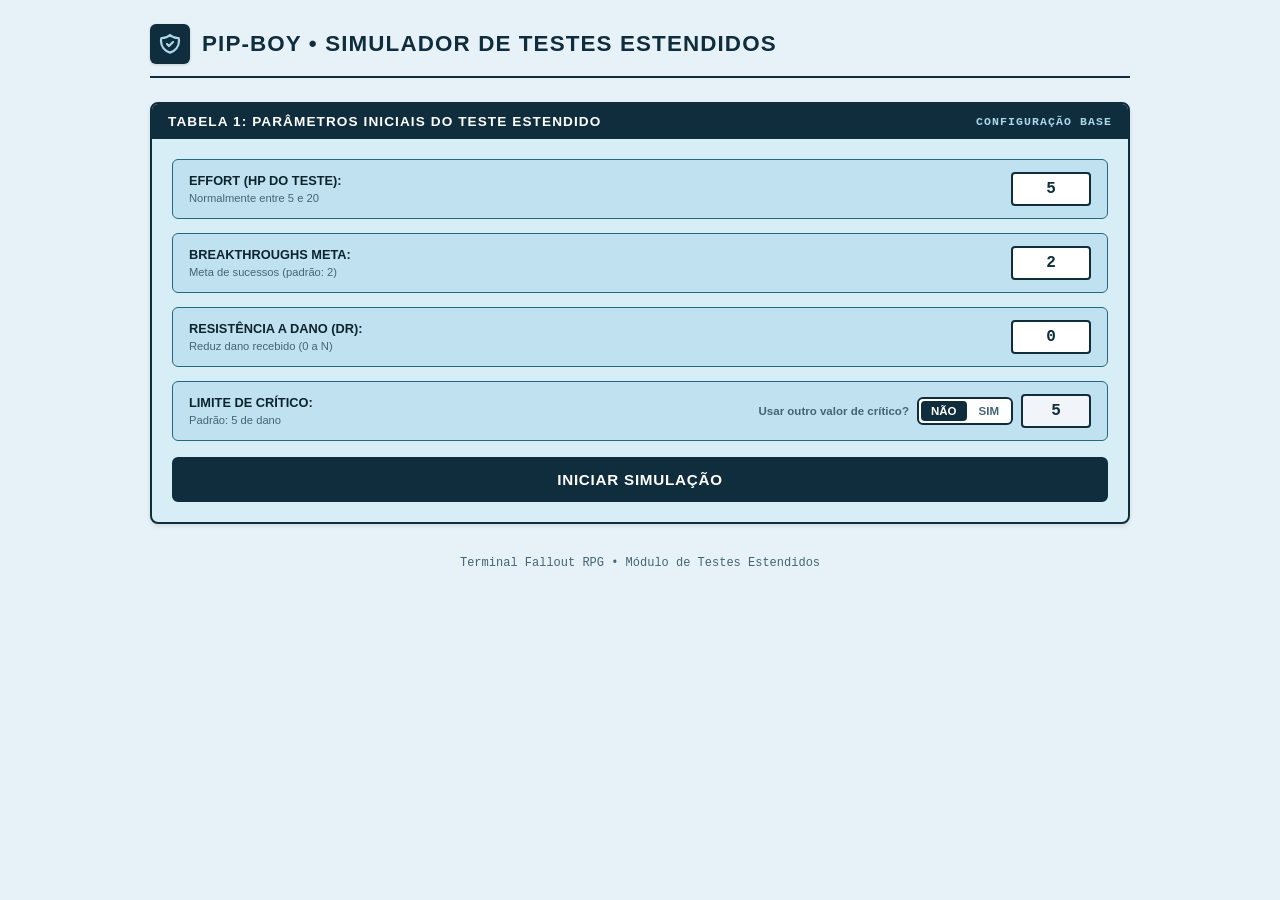
<file: simuladorDeTesteExtendido.html>
<!DOCTYPE html>
<html lang="pt-BR">
<head>
  <meta charset="UTF-8">
  <meta name="viewport" content="width=device-width, initial-scale=1.0">
  <title>Simulador de Testes Estendidos - Pip-Boy</title>

  <style>
    /* =======================================================
       1. VARIÁVEIS & RESET CSS
       ======================================================= */
    :root {
      --vault-bg: #e6f2f7;
      --vault-paper: #faeed2;
      --vault-header: #0f2d3c;
      --vault-border: #9bc5d6;
      --vault-text: #0d232f;
      --vault-dim: #446473;
      --vault-accent: #add8e6;
      --vault-accent-dark: #27677d;
      --vault-success: #15803d;
      --vault-extra: #b45309;
      --vault-danger: #b91c1c;

      --font-display: 'Segoe UI', -apple-system, BlinkMacSystemFont, 'Arial', sans-serif;
      --font-sans: -apple-system, BlinkMacSystemFont, 'Segoe UI', Roboto, Helvetica, Arial, sans-serif;
      --font-mono: 'Consolas', 'Courier New', 'Lucida Console', monospace;
    }

    * {
      box-sizing: border-box;
      margin: 0;
      padding: 0;
    }

    body {
      background-color: var(--vault-bg);
      color: var(--vault-text);
      font-family: var(--font-sans);
      min-height: 100vh;
      padding: 16px;
      display: flex;
      flex-direction: column;
      justify-content: space-between;
    }

    @media (min-width: 640px) {
      body { padding: 24px; }
    }

    .app-container {
      max-width: 980px;
      width: 100%;
      margin: 0 auto;
    }

    input[type=number]::-webkit-inner-spin-button, 
    input[type=number]::-webkit-outer-spin-button { 
      -webkit-appearance: none; 
      margin: 0; 
    }
    input[type=number] {
      -moz-appearance: textfield;
      font-family: var(--font-mono);
      font-weight: 700;
    }

    .hidden {
      display: none !important;
    }

    .custom-scrollbar::-webkit-scrollbar {
      width: 7px;
      height: 7px;
    }
    .custom-scrollbar::-webkit-scrollbar-track {
      background: #cde4ee;
    }
    .custom-scrollbar::-webkit-scrollbar-thumb {
      background: #89b8cd;
      border-radius: 4px;
    }

    /* =======================================================
       2. CABEÇALHO
       ======================================================= */
    header {
      margin-bottom: 24px;
    }

    .header-top {
      display: flex;
      flex-direction: row;
      align-items: center;
      justify-content: space-between;
      border-bottom: 2px solid var(--vault-header);
      padding-bottom: 12px;
    }

    .header-brand {
      display: flex;
      align-items: center;
      gap: 12px;
    }

    .header-icon {
      display: inline-flex;
      align-items: center;
      justify-content: center;
      width: 40px;
      height: 40px;
      background-color: var(--vault-header);
      color: var(--vault-accent);
      border-radius: 6px;
      box-shadow: 0 1px 3px rgba(0,0,0,0.15);
    }

    .header-title {
      font-family: var(--font-display);
      font-size: 1.4rem;
      letter-spacing: 0.05em;
      text-transform: uppercase;
      color: var(--vault-header);
    }

    /* =======================================================
       3. CARDS & ESTILOS GERAIS
       ======================================================= */
    .module-container {
      display: flex;
      flex-direction: column;
      gap: 24px;
    }

    .card-theme {
      border: 2px solid var(--vault-header);
      border-radius: 8px;
      background-color: #d8eef7;
      overflow: hidden;
      box-shadow: 0 2px 4px rgba(0,0,0,0.1);
    }

    .card-header {
      background-color: var(--vault-header);
      color: #ffffff;
      padding: 10px 16px;
      font-family: var(--font-display);
      text-transform: uppercase;
      letter-spacing: 0.08em;
      font-size: 0.85rem;
      font-weight: 600;
      display: flex;
      justify-content: space-between;
      align-items: center;
      flex-wrap: wrap;
      gap: 8px;
    }

    .card-body {
      padding: 20px;
      display: flex;
      flex-direction: column;
      gap: 16px;
    }

    /* UMA CAIXA POR LINHA */
    .form-grid {
      display: grid;
      grid-template-columns: 1fr;
      gap: 14px;
    }

    .cell-box {
      background-color: #c0e2f0;
      border: 1.5px solid var(--vault-accent-dark);
      border-radius: 6px;
      padding: 12px 16px;
      display: flex;
      justify-content: space-between;
      align-items: center;
      gap: 10px;
      flex-wrap: wrap;
    }

    .input-num-styled {
      text-align: center;
      padding: 6px 10px;
      border: 2px solid var(--vault-header);
      border-radius: 4px;
      background: #ffffff;
      color: var(--vault-header);
      font-size: 1rem;
      font-weight: 700;
    }

    .toggle-group {
      display: inline-flex;
      border: 2px solid var(--vault-header);
      border-radius: 6px;
      padding: 2px;
      background: #ffffff;
      gap: 2px;
    }

    .toggle-group label {
      cursor: pointer;
    }

    .toggle-group input[type=radio] {
      display: none;
    }

    .toggle-pill {
      padding: 4px 10px;
      border-radius: 4px;
      font-family: var(--font-display);
      text-transform: uppercase;
      font-size: 0.72rem;
      font-weight: 700;
      display: block;
      color: var(--vault-dim);
    }

    .toggle-group input[type=radio]:checked + .toggle-pill {
      background-color: var(--vault-header);
      color: #ffffff;
    }

    .btn-action-primary {
      width: 100%;
      padding: 12px 20px;
      background-color: var(--vault-header);
      color: #ffffff;
      font-family: var(--font-display);
      font-size: 0.95rem;
      text-transform: uppercase;
      letter-spacing: 0.05em;
      border: 2px solid var(--vault-header);
      border-radius: 6px;
      cursor: pointer;
      display: flex;
      align-items: center;
      justify-content: center;
      gap: 8px;
      transition: all 0.15s ease;
      font-weight: 700;
    }

    .btn-action-primary:hover {
      background-color: var(--vault-accent-dark);
      border-color: var(--vault-accent-dark);
    }

    .btn-action-cancel {
      background-color: var(--vault-danger) !important;
      border-color: #7f1d1d !important;
    }
    .btn-action-cancel:hover {
      background-color: #991b1b !important;
    }

    .btn-sub-action {
      padding: 8px 14px;
      font-family: var(--font-display);
      font-size: 0.78rem;
      font-weight: 700;
      text-transform: uppercase;
      letter-spacing: 0.04em;
      color: #ffffff;
      background-color: var(--vault-header);
      border: 1.5px solid var(--vault-header);
      border-radius: 4px;
      cursor: pointer;
      transition: all 0.15s ease;
      display: inline-flex;
      align-items: center;
      justify-content: center;
      gap: 4px;
    }

    .btn-sub-action:hover {
      background-color: var(--vault-accent-dark);
      border-color: var(--vault-accent-dark);
    }

    .btn-force-break {
      background-color: #b45309;
      border-color: #78350f;
    }
    .btn-force-break:hover {
      background-color: #92400e;
      border-color: #92400e;
    }

    /* =======================================================
       4. SIMULAÇÃO: STATUS & CHECKMARKS
       ======================================================= */
    .status-dashboard {
      background: #ffffff;
      border: 2px solid var(--vault-header);
      border-radius: 6px;
      padding: 16px;
      display: flex;
      flex-direction: column;
      gap: 14px;
    }

    .stat-row {
      display: flex;
      justify-content: space-between;
      align-items: center;
      flex-wrap: wrap;
      gap: 8px;
    }

    .stat-metric {
      font-family: var(--font-mono);
      font-size: 1.5rem;
      font-weight: 900;
      color: var(--vault-header);
    }

    .badge-dr-pill {
      display: inline-flex;
      align-items: center;
      gap: 6px;
      padding: 4px 10px;
      background-color: #e0f2fe;
      border: 1.5px solid #0284c7;
      border-radius: 6px;
      color: #0369a1;
      font-family: var(--font-mono);
      font-weight: 800;
      font-size: 0.85rem;
    }

    .progress-track {
      width: 100%;
      height: 18px;
      background-color: #e2f0f7;
      border: 2px solid var(--vault-header);
      border-radius: 9999px;
      padding: 2px;
      overflow: hidden;
    }

    .progress-fill {
      height: 100%;
      background: linear-gradient(90deg, #38bdf8, #0284c7);
      border-radius: 9999px;
      transition: width 0.35s ease;
    }

    .checkmarks-stream {
      display: flex;
      flex-wrap: wrap;
      gap: 6px;
      padding: 8px;
      background-color: #eef7fb;
      border: 1.5px solid var(--vault-accent-dark);
      border-radius: 6px;
      min-height: 42px;
      align-items: center;
    }

    .check-box-tile {
      width: 28px;
      height: 28px;
      border: 2px solid var(--vault-header);
      border-radius: 4px;
      display: inline-flex;
      align-items: center;
      justify-content: center;
      font-size: 1rem;
      font-weight: 900;
      user-select: none;
      background: #ffffff;
      color: var(--vault-success);
    }

    .check-box-tile.checked {
      background-color: #dcfce7;
      border-color: var(--vault-success);
      color: var(--vault-success);
    }

    .check-box-tile.checked-extra {
      background-color: #fef3c7;
      border-color: var(--vault-extra);
      color: var(--vault-extra);
    }

    .check-box-tile.empty {
      background-color: #f1f5f9;
      border-color: #94a3b8;
      color: transparent;
    }

    /* =======================================================
       5. HISTÓRICO
       ======================================================= */
    .history-feed {
      display: flex;
      flex-direction: column;
      gap: 10px;
      max-height: 420px;
      overflow-y: auto;
      padding-right: 4px;
    }

    .history-entry {
      background-color: #ffffff;
      border: 1.5px solid var(--vault-accent-dark);
      border-radius: 6px;
      padding: 10px 14px;
      font-family: var(--font-mono);
      font-size: 0.85rem;
      display: flex;
      flex-direction: column;
      gap: 4px;
      box-shadow: 0 1px 2px rgba(0,0,0,0.05);
    }

    .history-timestamp {
      font-size: 0.7rem;
      color: var(--vault-dim);
      font-weight: 600;
    }

    .history-effort-line {
      font-weight: 800;
      color: var(--vault-header);
    }

    .history-break-line {
      font-size: 0.85rem;
    }

    .strike-ignored {
      text-decoration: line-through;
      color: #94a3b8 !important;
    }

    .badge-crit {
      display: inline-block;
      padding: 1px 6px;
      font-size: 0.65rem;
      background-color: #fef08a;
      color: #854d0e;
      border: 1px solid #ca8a04;
      border-radius: 4px;
      margin-left: 6px;
      font-weight: 800;
      text-decoration: none;
    }

    .badge-zeroed {
      display: inline-block;
      padding: 1px 6px;
      font-size: 0.65rem;
      background-color: #bbf7d0;
      color: #14532d;
      border: 1px solid #16a34a;
      border-radius: 4px;
      margin-left: 6px;
      font-weight: 800;
      text-decoration: none;
    }

    .badge-pierce {
      display: inline-block;
      padding: 1px 6px;
      font-size: 0.65rem;
      background-color: #e0f2fe;
      color: #0369a1;
      border: 1px solid #38bdf8;
      border-radius: 4px;
      margin-left: 6px;
      font-weight: 800;
      text-decoration: none;
    }

    .badge-complete {
      padding: 12px;
      background-color: #d1fae5;
      border: 2px solid var(--vault-success);
      color: #064e3b;
      font-weight: 800;
      text-align: center;
      border-radius: 6px;
      font-family: var(--font-display);
      text-transform: uppercase;
      letter-spacing: 0.05em;
    }

    footer {
      margin-top: 32px;
      text-align: center;
      font-size: 0.75rem;
      color: var(--vault-dim);
      font-family: var(--font-mono);
    }
  </style>
</head>

<body>
  <div class="app-container">

    <!-- Header -->
    <header>
      <div class="header-top">
        <div class="header-brand">
          <span class="header-icon">
            <svg width="24" height="24" fill="none" stroke="currentColor" viewBox="0 0 24 24">
              <path stroke-linecap="round" stroke-linejoin="round" stroke-width="2.2" d="M9 12l2 2 4-4m5.618-4.016A11.955 11.955 0 0112 2.944a11.955 11.955 0 01-8.618 3.04A12.02 12.02 0 003 9c0 5.591 3.824 10.29 9 11.622 5.176-1.332 9-6.03 9-11.622 0-1.042-.133-2.052-.382-3.016z"></path>
            </svg>
          </span>
          <h1 class="header-title">Pip-Boy &bull; Simulador de Testes Estendidos</h1>
        </div>
      </div>
    </header>

    <main class="module-container">

      <!-- ==================== TABELA 1: PARÂMETROS INICIAIS ==================== -->
      <section class="card-theme">
        <div class="card-header">
          <span>Tabela 1: Parâmetros Iniciais do Teste Estendido</span>
          <span style="font-size: 0.72rem; font-family: var(--font-mono); color: var(--vault-accent);">Configuração Base</span>
        </div>
        <div class="card-body">
          <div class="form-grid">
            <!-- 1. Effort Inicial -->
            <div class="cell-box">
              <div>
                <label for="cfg-effort" style="font-size: 0.8rem; font-weight: 700; text-transform: uppercase; display: block;">Effort (HP do Teste):</label>
                <span style="font-size: 0.7rem; color: var(--vault-dim);">Normalmente entre 5 e 20</span>
              </div>
              <input type="number" id="cfg-effort" value="5" min="1" step="1" class="input-num-styled" style="width: 80px;">
            </div>

            <!-- 2. Breakthroughs Requeridos -->
            <div class="cell-box">
              <div>
                <label for="cfg-breakthroughs" style="font-size: 0.8rem; font-weight: 700; text-transform: uppercase; display: block;">Breakthroughs Meta:</label>
                <span style="font-size: 0.7rem; color: var(--vault-dim);">Meta de sucessos (padrão: 2)</span>
              </div>
              <input type="number" id="cfg-breakthroughs" value="2" min="1" step="1" class="input-num-styled" style="width: 80px;">
            </div>

            <!-- 3. Resistência a Dano (DR) -->
            <div class="cell-box">
              <div>
                <label for="cfg-dr" style="font-size: 0.8rem; font-weight: 700; text-transform: uppercase; display: block;">Resistência a Dano (DR):</label>
                <span style="font-size: 0.7rem; color: var(--vault-dim);">Reduz dano recebido (0 a N)</span>
              </div>
              <input type="number" id="cfg-dr" value="0" min="0" step="1" class="input-num-styled" style="width: 80px;">
            </div>

            <!-- 4. Limite de Crítico -->
            <div class="cell-box">
              <div style="flex: 1;">
                <label for="cfg-crit-threshold" style="font-size: 0.8rem; font-weight: 700; text-transform: uppercase; display: block;">Limite de Crítico:</label>
                <span style="font-size: 0.7rem; color: var(--vault-dim);">Padrão: 5 de dano</span>
              </div>
              <div style="display: flex; align-items: center; gap: 8px; flex-wrap: wrap;">
                <span style="font-size: 0.72rem; font-weight: 700; color: var(--vault-dim);">Usar outro valor de crítico?</span>
                <div class="toggle-group">
                  <label title="Bloquear edição e redefinir para 5">
                    <input type="radio" name="radio-crit-lock" value="nao" checked>
                    <span class="toggle-pill">Não</span>
                  </label>
                  <label title="Liberar edição">
                    <input type="radio" name="radio-crit-lock" value="sim">
                    <span class="toggle-pill">Sim</span>
                  </label>
                </div>
                <input type="number" id="cfg-crit-threshold" value="5" min="2" step="1" class="input-num-styled" style="width: 70px; background-color: #f1f5f9; cursor: not-allowed;" readonly>
              </div>
            </div>
          </div>

          <!-- Botão Iniciar / Cancelar -->
          <button id="btn-toggle-simulation" type="button" class="btn-action-primary">
            Iniciar Simulação
          </button>
        </div>
      </section>

      <!-- ==================== TABELA 2: SIMULAÇÃO ==================== -->
      <section id="panel-simulation" class="card-theme hidden">
        <div class="card-header">
          <span>Tabela 2: Painel de Resolução &amp; Ações</span>
          <span id="sim-status-tag" style="font-size: 0.72rem; font-family: var(--font-mono); color: #bbf7d0;">Em Andamento</span>
        </div>
        <div class="card-body">
          
          <div id="banner-victory" class="badge-complete hidden">
            🎉 Teste Estendido Concluído com Sucesso! Todos os Breakthroughs foram alcançados.
          </div>

          <!-- Dados do Topo: Effort, DR & Breakthroughs -->
          <div class="status-dashboard">
            <div class="stat-row">
              <div>
                <span style="font-size: 0.75rem; font-weight: 700; color: var(--vault-dim); text-transform: uppercase; display: block;">Effort Atual:</span>
                <span id="sim-disp-effort" class="stat-metric">5 / 5</span>
              </div>
              <div style="text-align: center;">
                <span style="font-size: 0.75rem; font-weight: 700; color: var(--vault-dim); text-transform: uppercase; display: block; margin-bottom: 2px;">Resistência:</span>
                <span id="sim-disp-dr" class="badge-dr-pill">DR 0</span>
              </div>
              <div style="text-align: right;">
                <span style="font-size: 0.75rem; font-weight: 700; color: var(--vault-dim); text-transform: uppercase; display: block;">Progresso:</span>
                <span id="sim-disp-breakthroughs-ratio" class="stat-metric" style="color: var(--vault-success);">0 / 2</span>
              </div>
            </div>

            <!-- Barra de Progresso do Effort -->
            <div class="progress-track">
              <div id="sim-effort-progress-bar" class="progress-fill" style="width: 100%;"></div>
            </div>

            <!-- Linha de Checkmarks -->
            <div>
              <div style="display: flex; justify-content: space-between; align-items: center; margin-bottom: 4px;">
                <span style="font-size: 0.72rem; font-weight: 700; color: var(--vault-dim); text-transform: uppercase;">Indicadores de Conquista:</span>
                <span id="sim-extra-legend" class="hidden" style="font-size: 0.68rem; font-weight: 800; color: var(--vault-extra); font-family: var(--font-mono);">
                  ★ Contém Breakthroughs Extras
                </span>
              </div>
              <div id="sim-checkmarks-container" class="checkmarks-stream"></div>
            </div>
          </div>

          <!-- Controles de Ação de Dano -->
          <div class="cell-box" style="flex-direction: column; align-items: stretch; gap: 14px;">
            <div style="display: flex; flex-wrap: wrap; justify-content: space-between; align-items: center; gap: 12px;">
              
              <!-- Dano a Causar + Botão Aplicar -->
              <div style="display: flex; align-items: center; gap: 8px; flex-wrap: wrap;">
                <label for="act-damage-input" style="font-size: 0.8rem; font-weight: 700; text-transform: uppercase;">Dano a Causar:</label>
                <input type="number" id="act-damage-input" value="0" min="0" step="1" class="input-num-styled" style="width: 80px;">
                <button id="btn-apply-damage" type="button" class="btn-sub-action">
                  Aplicar Dano
                </button>
              </div>

              <!-- Ignorar DR -->
              <div style="display: flex; align-items: center; gap: 8px;">
                <label for="act-ignore-dr-input" style="font-size: 0.8rem; font-weight: 700; text-transform: uppercase;">Ignorar DR:</label>
                <input type="number" id="act-ignore-dr-input" value="0" min="0" step="1" class="input-num-styled" style="width: 70px;">
              </div>

              <!-- Botão de Forçar -->
              <div>
                <button id="btn-force-breakthrough" type="button" class="btn-sub-action btn-force-break">
                  ⭐ Forçar Atingir 1 Breakthrough
                </button>
              </div>
            </div>
          </div>

        </div>
      </section>

      <!-- ==================== TABELA 3: HISTÓRICO ==================== -->
      <section id="panel-history" class="card-theme hidden">
        <div class="card-header">
          <span>Tabela 3: Histórico de Ações &amp; Alterações</span>
          <button id="btn-clear-history" type="button" class="btn-sub-action" style="padding: 2px 8px; font-size: 0.68rem; background-color: #334155;">
            Limpar Registros
          </button>
        </div>
        <div class="card-body">
          <div id="history-container" class="history-feed custom-scrollbar">
            <span id="history-empty-placeholder" style="font-size: 0.8rem; font-style: italic; color: var(--vault-dim);">Nenhuma ação registrada nesta simulação até o momento.</span>
          </div>
        </div>
      </section>

    </main>

    <footer>
      Terminal Fallout RPG &bull; Módulo de Testes Estendidos
    </footer>
  </div>

  <script>
    /* =======================================================
       UTILITÁRIOS DE PARSE & RESTRIÇÃO DE INPUTS
       ======================================================= */
    function parseSafeInt(value, fallbackDefault = 0) {
      if (value === null || value === undefined || value === "") return fallbackDefault;
      const strVal = String(value).split(".")[0].split(",")[0].trim();
      const num = parseInt(strVal, 10);
      return isNaN(num) ? fallbackDefault : Math.floor(num);
    }

    function enforceStrictIntegerInput(inputElement, minVal = 0) {
      inputElement.addEventListener("keydown", (e) => {
        if (e.key === "-" || e.key === "." || e.key === "," || e.key === "e" || e.key === "E" || e.key === "+") {
          e.preventDefault();
        }
      });

      inputElement.addEventListener("paste", (e) => {
        e.preventDefault();
        const text = (e.clipboardData || window.clipboardData).getData("text");
        const clean = text.replace(/[^0-9]/g, "");
        const parsed = parseSafeInt(clean, minVal);
        inputElement.value = parsed;
        inputElement.dispatchEvent(new Event("input"));
      });
    }

    function enforceStrictBoundedInput(inputElement, minVal, maxVal, fallbackDefault, onChangeCallback) {
      enforceStrictIntegerInput(inputElement, minVal);

      inputElement.addEventListener("input", (e) => {
        const raw = e.target.value;
        if (raw === "") {
          if (onChangeCallback) onChangeCallback(fallbackDefault);
          return;
        }
        let val = parseInt(raw, 10);
        if (isNaN(val)) val = fallbackDefault;
        if (val > maxVal) {
          val = maxVal;
          inputElement.value = val;
        }
        if (onChangeCallback) onChangeCallback(val);
      });

      inputElement.addEventListener("blur", (e) => {
        const raw = e.target.value;
        if (raw === "") {
          inputElement.value = fallbackDefault;
          if (onChangeCallback) onChangeCallback(fallbackDefault);
          return;
        }
        let val = parseInt(raw, 10);
        if (isNaN(val)) val = fallbackDefault;
        if (val < minVal) val = minVal;
        if (val > maxVal) val = maxVal;
        inputElement.value = val;
        if (onChangeCallback) onChangeCallback(val);
      });
    }

    /* =======================================================
       ESTADO DA SIMULAÇÃO
       ======================================================= */
    const state = {
      isSimulating: false,
      initialEffort: 5,
      currentEffort: 5,
      targetBreakthroughs: 2,
      currentBreakthroughs: 0,
      baseDr: 0,
      baseCritThreshold: 5,
      history: []
    };

    /* =======================================================
       ELEMENTOS DOM
       ======================================================= */
    const cfgEffort = document.getElementById("cfg-effort");
    const cfgBreakthroughs = document.getElementById("cfg-breakthroughs");
    const cfgDr = document.getElementById("cfg-dr");
    const cfgCritThreshold = document.getElementById("cfg-crit-threshold");
    const radiosCritLock = document.querySelectorAll('input[name="radio-crit-lock"]');
    const btnToggleSimulation = document.getElementById("btn-toggle-simulation");

    const panelSimulation = document.getElementById("panel-simulation");
    const panelHistory = document.getElementById("panel-history");
    const simStatusTag = document.getElementById("sim-status-tag");
    const bannerVictory = document.getElementById("banner-victory");

    const simDispEffort = document.getElementById("sim-disp-effort");
    const simDispDr = document.getElementById("sim-disp-dr");
    const simDispBreakthroughsRatio = document.getElementById("sim-disp-breakthroughs-ratio");
    const simEffortProgressBar = document.getElementById("sim-effort-progress-bar");
    const simCheckmarksContainer = document.getElementById("sim-checkmarks-container");
    const simExtraLegend = document.getElementById("sim-extra-legend");

    const actDamageInput = document.getElementById("act-damage-input");
    const actIgnoreDrInput = document.getElementById("act-ignore-dr-input");
    const btnApplyDamage = document.getElementById("btn-apply-damage");
    const btnForceBreakthrough = document.getElementById("btn-force-breakthrough");

    const historyContainer = document.getElementById("history-container");
    const historyEmptyPlaceholder = document.getElementById("history-empty-placeholder");
    const btnClearHistory = document.getElementById("btn-clear-history");

    /* =======================================================
       CONFIGURAÇÃO DOS INPUTS
       ======================================================= */
    enforceStrictBoundedInput(cfgEffort, 1, 99999, 5, (v) => { state.initialEffort = v; });
    enforceStrictBoundedInput(cfgBreakthroughs, 1, 999, 2, (v) => { state.targetBreakthroughs = v; });
    enforceStrictBoundedInput(cfgDr, 0, 999, 0, (v) => { state.baseDr = v; });
    enforceStrictBoundedInput(cfgCritThreshold, 2, 999, 5, (v) => { state.baseCritThreshold = v; });

    enforceStrictBoundedInput(actDamageInput, 0, 9999, 0, () => {});
    enforceStrictBoundedInput(actIgnoreDrInput, 0, 9999, 0, () => {});

    // Selecionar "Não" redefine o limite de volta para 5
    radiosCritLock.forEach(radio => {
      radio.addEventListener("change", (e) => {
        const allowEdit = e.target.value === "sim";
        cfgCritThreshold.readOnly = !allowEdit;
        if (allowEdit) {
          cfgCritThreshold.style.backgroundColor = "#ffffff";
          cfgCritThreshold.style.cursor = "text";
        } else {
          cfgCritThreshold.value = 5;
          state.baseCritThreshold = 5;
          cfgCritThreshold.style.backgroundColor = "#f1f5f9";
          cfgCritThreshold.style.cursor = "not-allowed";
        }
      });
    });

    /* =======================================================
       CONTROLE DE SIMULAÇÃO (INICIAR / CANCELAR)
       ======================================================= */
    btnToggleSimulation.addEventListener("click", () => {
      if (!state.isSimulating) {
        startSimulation();
      } else {
        cancelSimulation();
      }
    });

    function startSimulation() {
      state.isSimulating = true;
      state.initialEffort = parseSafeInt(cfgEffort.value, 5);
      state.currentEffort = state.initialEffort;
      state.targetBreakthroughs = parseSafeInt(cfgBreakthroughs.value, 2);
      state.currentBreakthroughs = 0;
      state.baseDr = parseSafeInt(cfgDr.value, 0);
      state.baseCritThreshold = parseSafeInt(cfgCritThreshold.value, 5);
      actDamageInput.value = 0;
      actIgnoreDrInput.value = 0;

      cfgEffort.disabled = true;
      cfgBreakthroughs.disabled = true;
      cfgDr.disabled = true;
      cfgCritThreshold.disabled = true;
      radiosCritLock.forEach(r => r.disabled = true);

      btnToggleSimulation.textContent = "Cancelar Simulação";
      btnToggleSimulation.classList.add("btn-action-cancel");

      panelSimulation.classList.remove("hidden");
      panelHistory.classList.remove("hidden");

      renderSimulationDashboard();
    }

    function cancelSimulation() {
      state.isSimulating = false;

      cfgEffort.disabled = false;
      cfgBreakthroughs.disabled = false;
      cfgDr.disabled = false;
      cfgCritThreshold.disabled = false;
      radiosCritLock.forEach(r => r.disabled = false);

      btnToggleSimulation.textContent = "Iniciar Simulação";
      btnToggleSimulation.classList.remove("btn-action-cancel");

      panelSimulation.classList.add("hidden");
      bannerVictory.classList.add("hidden");
    }

    /* =======================================================
       RENDERIZAÇÃO DA TABELA 2
       ======================================================= */
    function renderSimulationDashboard() {
      simDispEffort.textContent = `${state.currentEffort} / ${state.initialEffort}`;
      simDispBreakthroughsRatio.textContent = `${state.currentBreakthroughs} / ${state.targetBreakthroughs}`;
      simDispDr.textContent = `DR ${state.baseDr}`;

      const pct = state.initialEffort > 0 
        ? Math.max(0, Math.min(100, (state.currentEffort / state.initialEffort) * 100)) 
        : 0;
      simEffortProgressBar.style.width = `${pct}%`;

      simCheckmarksContainer.innerHTML = "";
      const totalBoxes = Math.max(state.targetBreakthroughs, state.currentBreakthroughs);
      const hasExtras = state.currentBreakthroughs > state.targetBreakthroughs;

      if (hasExtras) {
        simExtraLegend.classList.remove("hidden");
      } else {
        simExtraLegend.classList.add("hidden");
      }
      
      for (let i = 0; i < totalBoxes; i++) {
        const box = document.createElement("div");
        box.className = "check-box-tile";
        
        if (i < state.currentBreakthroughs) {
          if (i >= state.targetBreakthroughs) {
            // Indicadores de Conquista Extras (Dourado/Âmbar)
            box.classList.add("checked-extra");
            box.textContent = "★";
            box.title = `Breakthrough Extra #${i + 1 - state.targetBreakthroughs}`;
          } else {
            // Indicadores de Conquista Normais da Meta (Verde)
            box.classList.add("checked");
            box.textContent = "✓";
          }
        } else {
          box.classList.add("empty");
          box.textContent = "";
        }
        simCheckmarksContainer.appendChild(box);
      }

      if (state.currentBreakthroughs >= state.targetBreakthroughs) {
        bannerVictory.classList.remove("hidden");
        simStatusTag.textContent = "Concluído";
        simStatusTag.style.color = "#15803d";
      } else {
        bannerVictory.classList.add("hidden");
        simStatusTag.textContent = "Em Andamento";
        simStatusTag.style.color = "#0369a1";
      }
    }

    /* =======================================================
       REGRAS DE DANO & BREAKTHROUGH
       ======================================================= */
    btnApplyDamage.addEventListener("click", () => {
      const rawDamage = parseSafeInt(actDamageInput.value, 0);
      const ignoreDr = parseSafeInt(actIgnoreDrInput.value, 0);
      const critThreshold = state.baseCritThreshold;

      const effectiveDr = Math.max(0, state.baseDr - ignoreDr);
      const netDamage = Math.max(0, rawDamage - effectiveDr);

      const oldEffort = state.currentEffort;
      const oldBreaks = state.currentBreakthroughs;
      let addedBreaks = 0;
      let isCrit = false;
      let didZeroOut = false;

      if (oldEffort === 0 && rawDamage > 0) {
        // Se o Effort já estiver zerado e sofrer qualquer quantidade de dano: ganha 2 Breakthroughs
        addedBreaks += 2;
      } else if (netDamage > 0) {
        state.currentEffort = Math.max(0, oldEffort - netDamage);

        // 1. Regra de Crítico: se causou dano bruto >= Limite de Crítico ganha 1 Breakthrough
        if (rawDamage >= critThreshold) {
          isCrit = true;
          addedBreaks += 1;
        }

        // 2. Regra de Zerar: se zerou o Effort ganha 1 Breakthrough independente de ter sido crítico
        if (oldEffort > 0 && state.currentEffort === 0) {
          didZeroOut = true;
          addedBreaks += 1;
        }
        // Se foi crítico E zerou, as duas regras acima acumulam +2 Breakthroughs (1 + 1)
      }

      state.currentBreakthroughs += addedBreaks;

      recordHistory({
        type: "damage",
        oldEffort,
        newEffort: state.currentEffort,
        rawDamage,
        baseDr: state.baseDr,
        ignoredDr: ignoreDr,
        effectiveDr,
        netDamage,
        isCrit,
        didZeroOut,
        oldBreaks,
        newBreaks: state.currentBreakthroughs,
        addedBreaks,
        targetBreaks: state.targetBreakthroughs
      });

      renderSimulationDashboard();
      actDamageInput.value = 0;
    });

    btnForceBreakthrough.addEventListener("click", () => {
      const oldBreaks = state.currentBreakthroughs;
      state.currentBreakthroughs += 1;

      recordHistory({
        type: "force",
        oldEffort: state.currentEffort,
        newEffort: state.currentEffort,
        oldBreaks,
        newBreaks: state.currentBreakthroughs,
        addedBreaks: 1,
        targetBreaks: state.targetBreakthroughs
      });

      renderSimulationDashboard();
    });

    /* =======================================================
       HISTÓRICO FORMATADO COM DR IGNORADO CLARO
       ======================================================= */
    function recordHistory(entry) {
      const now = new Date();
      const timeStr = now.toLocaleDateString("pt-BR") + " às " + now.toLocaleTimeString("pt-BR");

      let effortHtml = "";
      const isIgnored = entry.type === "damage" && entry.rawDamage > 0 && entry.netDamage === 0;

      if (entry.type === "force") {
        effortHtml = `Effort: ${entry.newEffort} (Sem alteração &bull; Breakthrough forçado manualmente)`;
      } else if (entry.baseDr > 0 || entry.ignoredDr > 0) {
        let drCalcDesc = `${entry.baseDr}`;
        if (entry.ignoredDr > 0) {
          drCalcDesc = `[${entry.baseDr} DR - ${entry.ignoredDr} ignorado = ${entry.effectiveDr}]`;
        }

        const formula = `Effort ${entry.oldEffort} - (${entry.rawDamage} - ${drCalcDesc}) -> ${entry.newEffort}`;
        effortHtml = isIgnored ? `<span class="strike-ignored">${formula}</span>` : formula;
      } else {
        const formula = `Effort ${entry.oldEffort} - ${entry.rawDamage} -> ${entry.newEffort}`;
        effortHtml = (entry.rawDamage === 0) ? `Effort mantido: ${entry.oldEffort}` : formula;
      }

      if (entry.ignoredDr > 0 && entry.type === "damage") {
        effortHtml += `<span class="badge-pierce">IGNOROU ${entry.ignoredDr} DR</span>`;
      }

      if (entry.isCrit && !isIgnored) {
        effortHtml += `<span class="badge-crit">★ CRÍTICO (+1)</span>`;
      }

      if (entry.didZeroOut) {
        effortHtml += `<span class="badge-zeroed">ZEROU EFFORT (+1)</span>`;
      }

      let boxVisual = "";
      const totalToDisplay = Math.max(entry.targetBreaks, entry.newBreaks);
      for (let i = 0; i < totalToDisplay; i++) {
        if (i < entry.newBreaks) {
          if (i >= entry.targetBreaks) {
            boxVisual += "⭐";
          } else {
            boxVisual += "✅";
          }
        } else {
          boxVisual += "⬜";
        }
      }

      const diffText = entry.addedBreaks > 0 ? ` (+${entry.addedBreaks})` : "";
      const breakLine = `Breakthrough: ${boxVisual}${diffText}`;

      const itemCard = document.createElement("div");
      itemCard.className = "history-entry";
      itemCard.innerHTML = `
        <div class="history-timestamp">${timeStr}</div>
        <div class="history-effort-line">${effortHtml}</div>
        <div class="history-break-line">${breakLine}</div>
      `;

      if (historyEmptyPlaceholder) {
        historyEmptyPlaceholder.classList.add("hidden");
      }

      historyContainer.prepend(itemCard);
    }

    btnClearHistory.addEventListener("click", () => {
      historyContainer.innerHTML = "";
      const emptyNote = document.createElement("span");
      emptyNote.id = "history-empty-placeholder";
      emptyNote.style.fontSize = "0.8rem";
      emptyNote.style.fontStyle = "italic";
      emptyNote.style.color = "var(--vault-dim)";
      emptyNote.textContent = "Histórico limpo com sucesso.";
      historyContainer.appendChild(emptyNote);
    });
  </script>
</body>
</html>
</file>
<file: styles/pipboy_theme.css>
/* =======================================================
   PIP-BOY BASE THEME (pipboy-theme.css)
   ======================================================= */
:root {
  --vault-bg: #898989;
  --vault-paper: #e2e2e2;
  --vault-header: #000000;
  --vault-card: #787878;
  --vault-border: #000000;
  --vault-text: #000000;
  --vault-dim: #333333;
  --vault-green: #222222;
  --vault-accent: #444444;
  --vault-accent-light: #b0b0b0;
  --vault-alert: #991b1b;
  --vault-cell-bg: #dcdcdc;
  --vault-cell-alt: #cfcfcf;

  --font-display: 'Segoe UI', -apple-system, BlinkMacSystemFont, 'Arial', sans-serif;
  --font-sans: -apple-system, BlinkMacSystemFont, 'Segoe UI', Roboto, Helvetica, Arial, sans-serif;
  --font-mono: 'Consolas', 'Courier New', 'Lucida Console', monospace;
}

* {
  box-sizing: border-box;
  margin: 0;
  padding: 0;
}

body {
  background-color: var(--vault-bg);
  color: var(--vault-text);
  font-family: var(--font-sans);
  min-height: 100vh;
  padding: 16px;
  display: flex;
  flex-direction: column;
  justify-content: space-between;
}

@media (min-width: 640px) {
  body { padding: 24px; }
}

.app-container {
  max-width: 1240px;
  width: 100%;
  margin: 0 auto;
}

.hidden {
  display: none !important;
}

/* Scrollbar Customizada Pip-Boy */
.custom-scrollbar::-webkit-scrollbar {
  width: 7px;
  height: 7px;
}
.custom-scrollbar::-webkit-scrollbar-track {
  background: #777777;
}
.custom-scrollbar::-webkit-scrollbar-thumb {
  background: #444444;
  border-radius: 4px;
}

/* Inputs Numéricos */
input[type=number]::-webkit-inner-spin-button, 
input[type=number]::-webkit-outer-spin-button { 
  -webkit-appearance: none; 
  margin: 0; 
}
input[type=number] {
  -moz-appearance: textfield;
  font-family: var(--font-mono);
  font-weight: 700;
  color: var(--vault-text);
}

/* Cabeçalho */
header {
  margin-bottom: 24px;
}

.header-top {
  display: flex;
  flex-direction: row;
  align-items: center;
  justify-content: space-between;
  border-bottom: 2px solid var(--vault-header);
  padding-bottom: 12px;
  flex-wrap: wrap;
  gap: 12px;
}

.header-brand {
  display: flex;
  align-items: center;
  gap: 12px;
}

.header-icon {
  display: inline-flex;
  align-items: center;
  justify-content: center;
  width: 40px;
  height: 40px;
  background-color: var(--vault-header);
  color: #ffffff;
  border-radius: 6px;
  box-shadow: 0 1px 3px rgba(0,0,0,0.25);
}

.header-title {
  font-family: var(--font-display);
  font-size: 1.4rem;
  letter-spacing: 0.05em;
  text-transform: uppercase;
  color: var(--vault-header);
  font-weight: 800;
}

/* Cards & Formulários */
.module-grid {
  display: flex;
  flex-direction: column;
  gap: 20px;
}

.card {
  border: 2px solid var(--vault-border);
  border-radius: 8px;
  background-color: var(--vault-card);
  overflow: hidden;
  box-shadow: 0 2px 4px rgba(0,0,0,0.15);
}

.card-header {
  background-color: var(--vault-header);
  color: #ffffff;
  padding: 10px 16px;
  font-family: var(--font-display);
  text-transform: uppercase;
  letter-spacing: 0.08em;
  font-size: 0.85rem;
  font-weight: 700;
  display: flex;
  justify-content: space-between;
  align-items: center;
  flex-wrap: wrap;
  gap: 8px;
}

.card-body {
  padding: 18px;
  display: flex;
  flex-direction: column;
  gap: 16px;
}

.cell-box {
  background-color: var(--vault-cell-bg);
  border: 1.5px solid var(--vault-border);
  border-radius: 6px;
  padding: 10px 14px;
  display: flex;
  justify-content: space-between;
  align-items: center;
  gap: 10px;
  flex-wrap: wrap;
}

.input-styled {
  padding: 5px 8px;
  border: 1.5px solid var(--vault-border);
  border-radius: 4px;
  background: #e6e6e6;
  font-size: 0.85rem;
  color: var(--vault-text);
  font-weight: 600;
}
.input-styled:focus {
  outline: none;
  background: #f0f0f0;
  border-color: #000;
}

.input-num {
  width: 60px;
  text-align: center;
  font-family: var(--font-mono);
  font-weight: 700;
}

/* Botões Padrão Pip-Boy */
.btn-pipboy-action {
  padding: 6px 14px;
  font-family: var(--font-display);
  font-size: 0.75rem;
  text-transform: uppercase;
  letter-spacing: 0.05em;
  font-weight: 800;
  color: #000000;
  background-color: #e6e6e6;
  border: 2px solid #000000;
  border-radius: 6px;
  cursor: pointer;
  display: inline-flex;
  align-items: center;
  gap: 6px;
  transition: background 0.15s, transform 0.05s;
}
.btn-pipboy-action:hover {
  background-color: #cccccc;
}
.btn-pipboy-action:active {
  transform: scale(0.96);
}

.btn-row-action {
  padding: 4px 6px;
  font-family: var(--font-mono);
  font-size: 0.7rem;
  font-weight: 800;
  border-radius: 4px;
  cursor: pointer;
  transition: all 0.15s;
  margin: 1px;
}
.btn-row-duplicate {
  color: #000000;
  background: #cfd8dc;
  border: 1.5px solid #455a64;
}
.btn-row-duplicate:hover {
  background: #b0bec5;
}
.btn-remove {
  padding: 4px 6px;
  font-family: var(--font-mono);
  font-size: 0.7rem;
  font-weight: 800;
  color: #991b1b;
  background: #fecaca;
  border: 1.5px solid #b91c1c;
  border-radius: 4px;
  cursor: pointer;
}
.btn-remove:hover {
  background: #fca5a5;
}

/* Tabelas e Modais Genéricos */
.compact-table {
  width: 100%;
  border-collapse: collapse;
  text-align: left;
}
.compact-table th {
  background-color: var(--vault-header);
  color: #ffffff;
  font-family: var(--font-display);
  text-transform: uppercase;
  font-size: 0.72rem;
  letter-spacing: 0.04em;
  padding: 6px 8px;
  white-space: nowrap;
}
.compact-table td {
  padding: 5px 6px;
  border-bottom: 1px solid #888888;
  font-size: 0.82rem;
  vertical-align: middle;
}
.row-odd { background-color: var(--vault-cell-bg); }
.row-even { background-color: var(--vault-cell-alt); }

.modal-overlay {
  position: fixed;
  top: 0; left: 0; right: 0; bottom: 0;
  background: rgba(0, 0, 0, 0.75);
  display: flex;
  align-items: center;
  justify-content: center;
  z-index: 1000;
  padding: 16px;
}
.modal-dialog {
  background: var(--vault-card);
  border: 2px solid var(--vault-border);
  border-radius: 8px;
  max-width: 580px;
  width: 100%;
  box-shadow: 0 10px 25px rgba(0,0,0,0.5);
  overflow: hidden;
}

footer {
  margin-top: 32px;
  text-align: center;
  font-size: 0.75rem;
  color: #222222;
  font-family: var(--font-mono);
}
</file>
